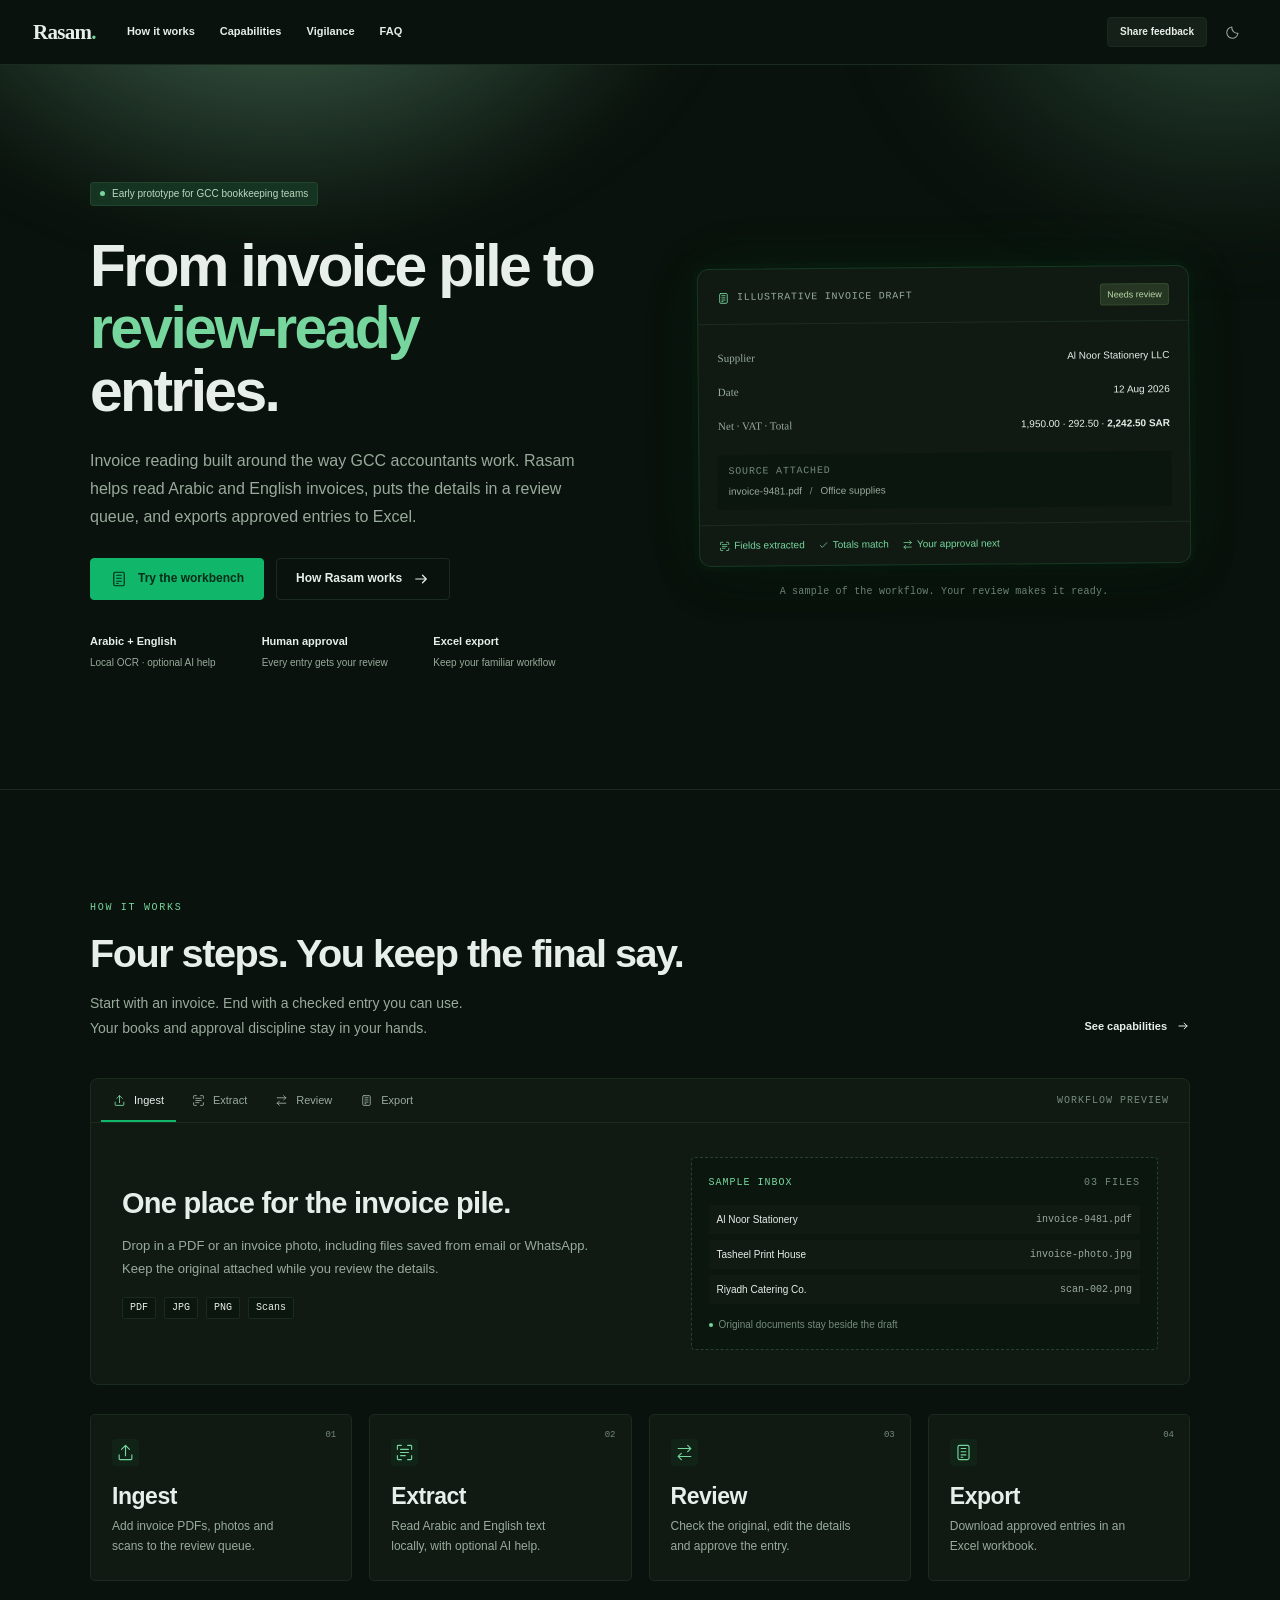
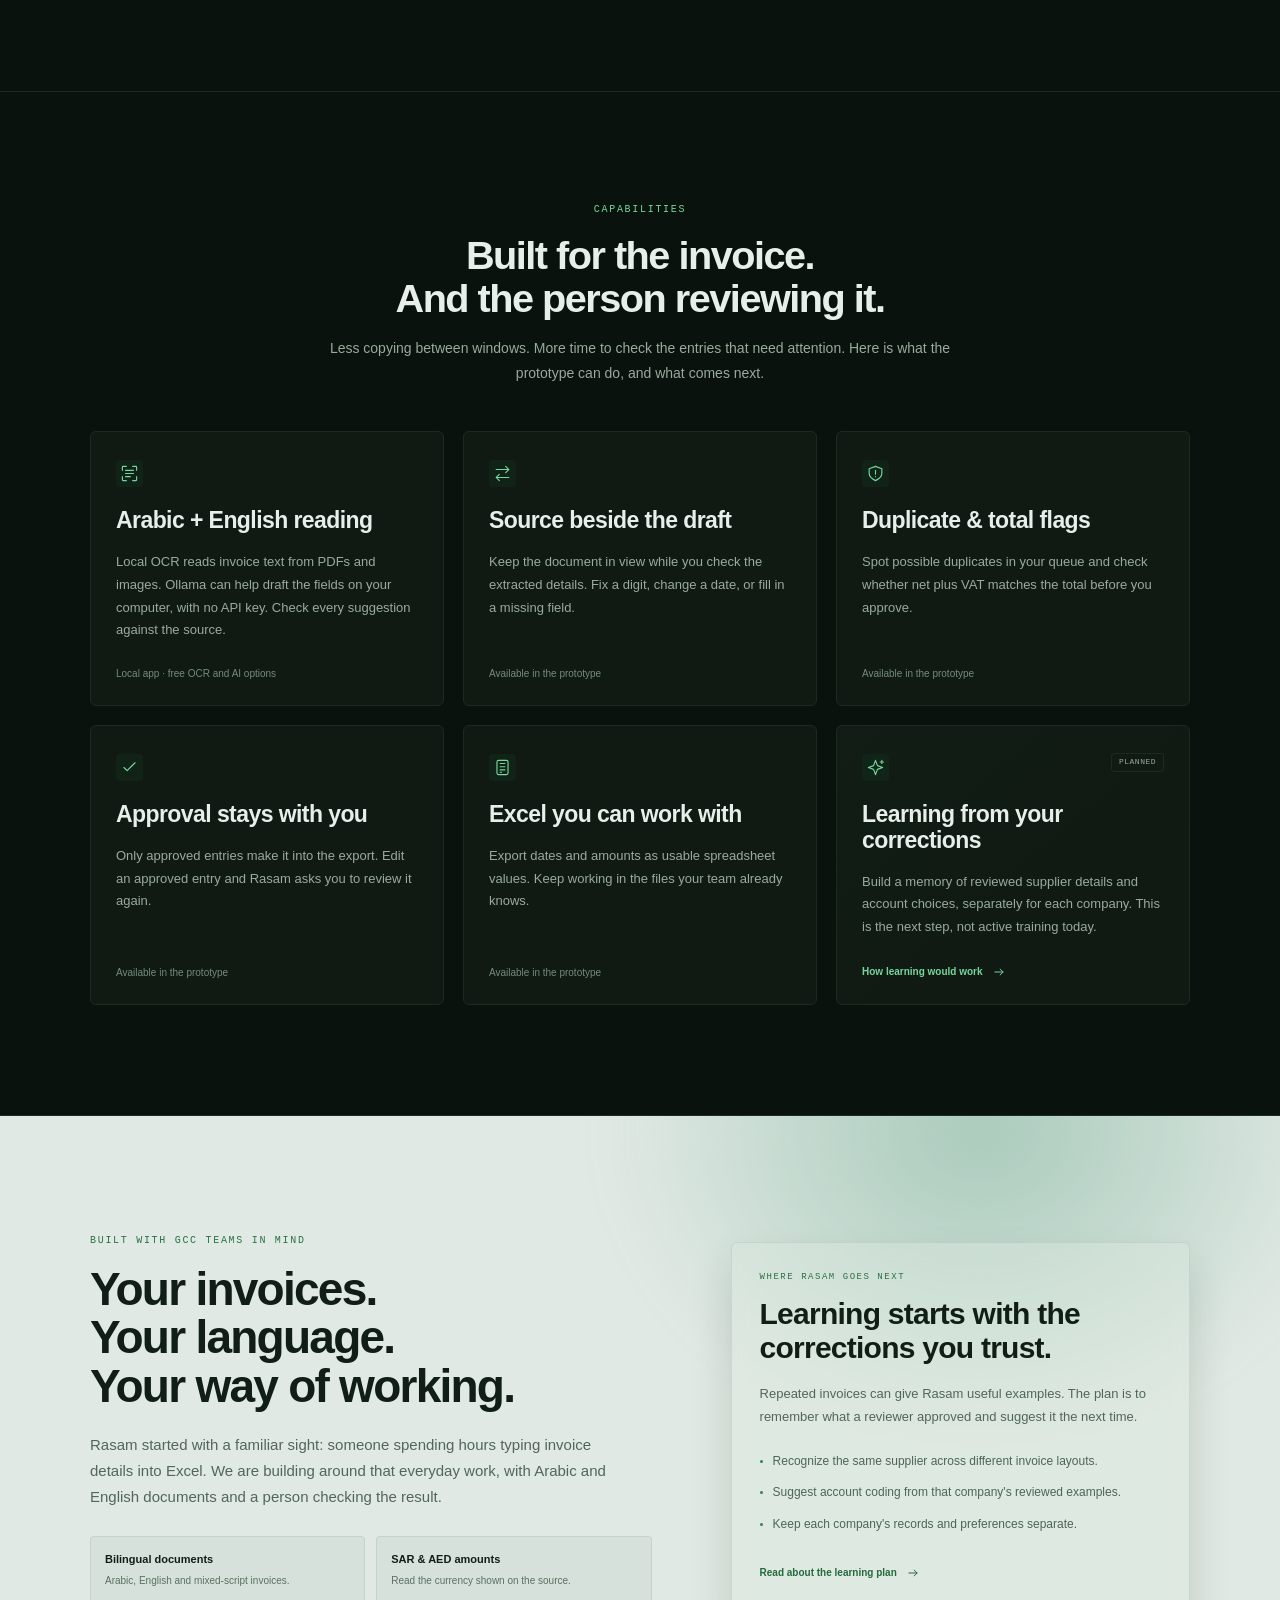
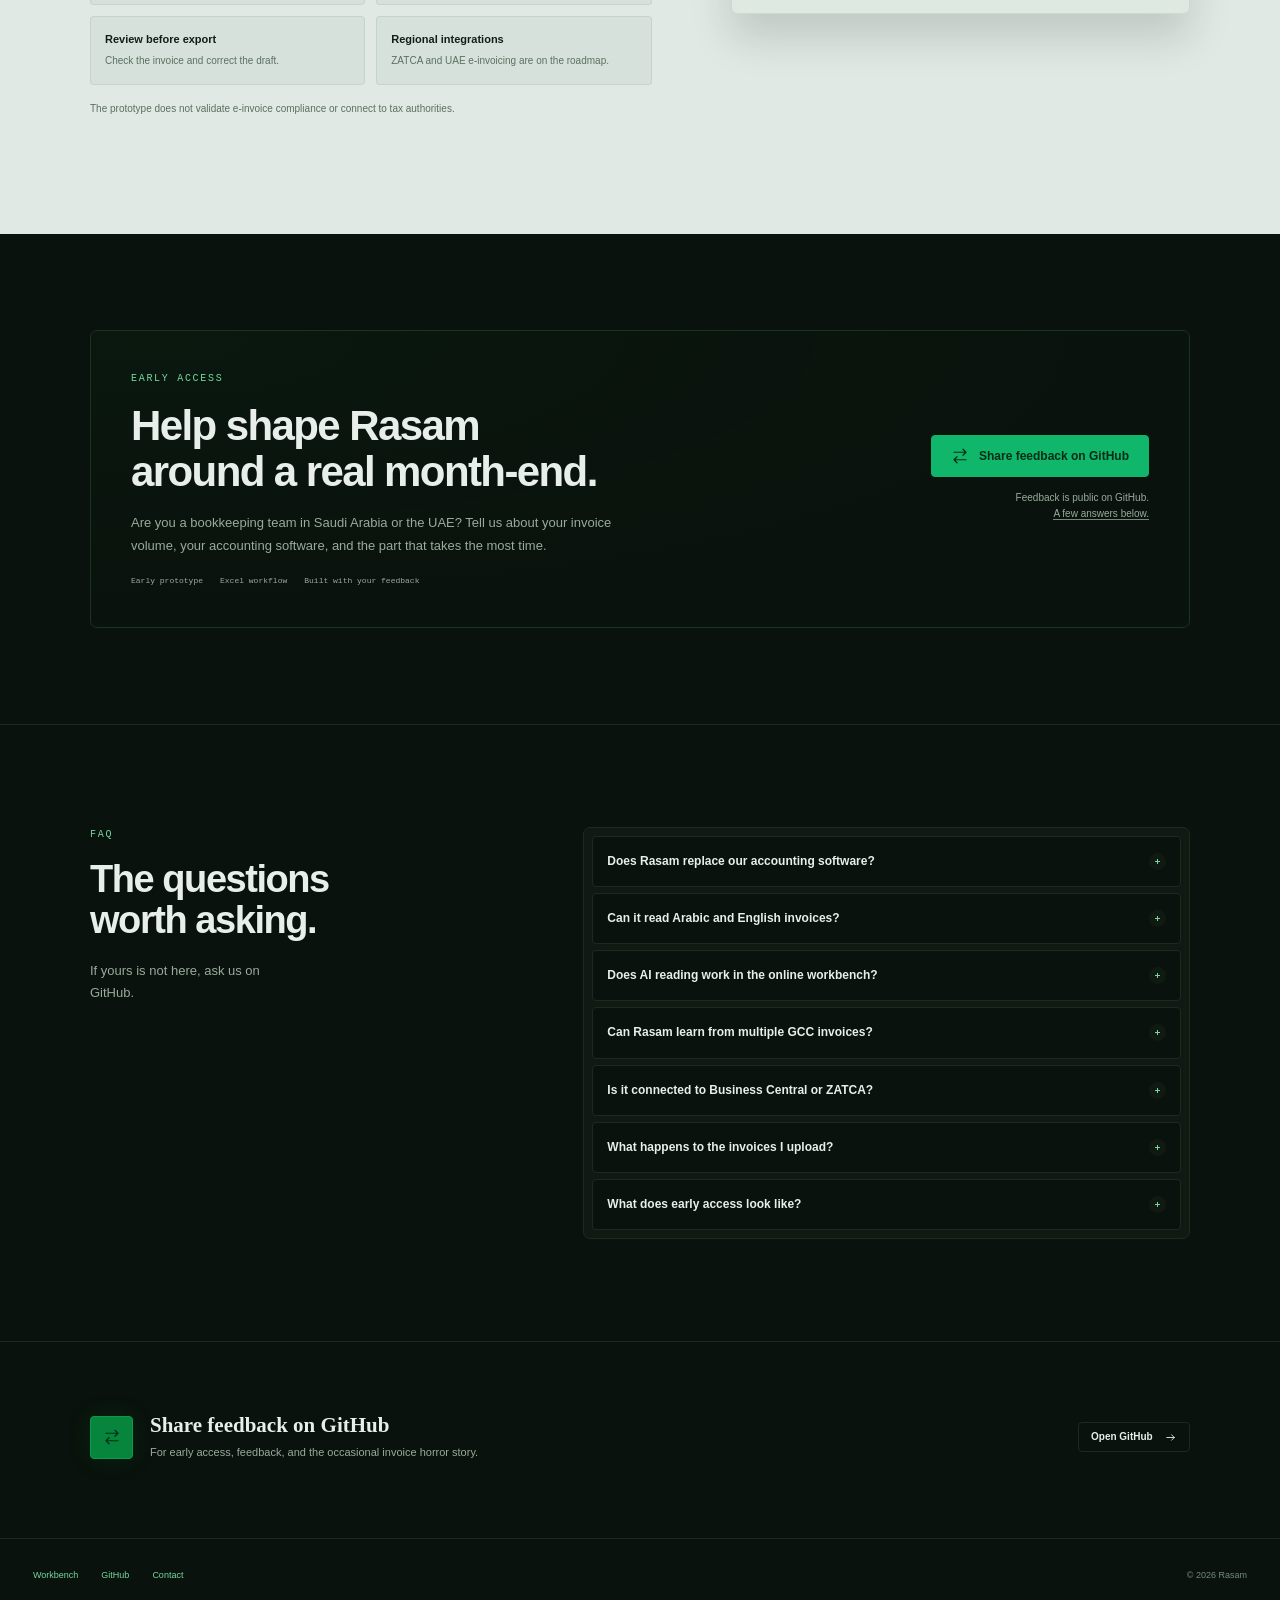
<file: index.html>
<!doctype html>
<html lang="en">
<head>
  <meta charset="utf-8">
  <meta name="viewport" content="width=device-width, initial-scale=1">
  <meta name="theme-color" content="#09120c">
  <meta name="description" content="Rasam is an early invoice-reading prototype for GCC bookkeeping teams. Read Arabic and English invoices, review the details, and export approved entries to Excel.">
  <meta property="og:title" content="Rasam | From invoice pile to review-ready entries">
  <meta property="og:description" content="AI-assisted invoice reading for GCC bookkeeping teams. Your invoices, your review, your Excel workflow.">
  <meta property="og:type" content="website">
  <title>Rasam | Invoice reading for GCC bookkeeping teams</title>
  <link rel="icon" href="favicon.svg" type="image/svg+xml">
  <link rel="stylesheet" href="styles.css">
  <script src="script.js" defer></script>
</head>
<body>
  <a class="skip-link" href="#main">Skip to content</a>
  <svg class="icon-definitions" xmlns="http://www.w3.org/2000/svg" aria-hidden="true">
    <symbol id="i-arrow" viewBox="0 0 24 24"><path d="M5 12h14m-5-5 5 5-5 5"/></symbol>
    <symbol id="i-mail" viewBox="0 0 24 24"><rect x="3" y="5" width="18" height="14" rx="2"/><path d="m3 7 9 6 9-6"/></symbol>
    <symbol id="i-spark" viewBox="0 0 24 24"><path d="m12 3 2.4 6.6L21 12l-6.6 2.4L12 21l-2.4-6.6L3 12l6.6-2.4L12 3ZM20 3v4m-2-2h4"/></symbol>
    <symbol id="i-scan" viewBox="0 0 24 24"><path d="M8 3H4a1 1 0 0 0-1 1v4m13-5h4a1 1 0 0 1 1 1v4M3 16v4a1 1 0 0 0 1 1h4m8 0h4a1 1 0 0 0 1-1v-4M7 8h10M7 12h10M7 16h6"/></symbol>
    <symbol id="i-upload" viewBox="0 0 24 24"><path d="M12 16V3m-5 5 5-5 5 5M4 15v5a1 1 0 0 0 1 1h14a1 1 0 0 0 1-1v-5"/></symbol>
    <symbol id="i-sheet" viewBox="0 0 24 24"><rect x="5" y="3" width="14" height="18" rx="2"/><path d="M9 7h6M9 11h6M9 15h6M9 18h2"/></symbol>
    <symbol id="i-check" viewBox="0 0 24 24"><path d="m5 12 4 4L19 6"/></symbol>
    <symbol id="i-shield" viewBox="0 0 24 24"><path d="m12 3 8 3v6c0 5-8 9-8 9s-8-4-8-9V6l8-3Z"/><path d="M12 8v5m0 3v.1"/></symbol>
    <symbol id="i-review" viewBox="0 0 24 24"><path d="M20 7H4m12-4 4 4-4 4M4 17h16M8 13l-4 4 4 4"/></symbol>
    <symbol id="i-moon" viewBox="0 0 24 24"><path d="M20.8 13.1A9 9 0 0 1 10.9 3.2 9 9 0 1 0 20.8 13.1Z"/></symbol>
    <symbol id="i-menu" viewBox="0 0 24 24"><path d="M4 6h16M4 12h16M4 18h16"/></symbol>
  </svg>

  <header class="site-header">
    <div class="nav-wrap">
      <a class="brand" href="#" aria-label="Rasam home">Rasam<span class="brand-dot">.</span></a>
      <button class="menu-toggle icon-button" type="button" aria-label="Open navigation" aria-controls="navigation" aria-expanded="false"><svg class="icon"><use href="#i-menu"/></svg></button>
      <nav id="navigation" class="navigation" aria-label="Main navigation">
        <a href="#how-it-works">How it works</a>
        <a href="#capabilities">Capabilities</a>
        <a href="#vigilance">Vigilance</a>
        <a href="#faq">FAQ</a>
      </nav>
      <div class="nav-actions">
        <a class="button button-small button-muted" href="https://github.com/20SHA07/Rasam/issues/new">Share feedback</a>
        <button class="theme-toggle icon-button" type="button" aria-label="Switch to light theme" aria-pressed="false" title="Switch theme"><svg class="icon"><use href="#i-moon"/></svg></button>
      </div>
    </div>
  </header>

  <main id="main">
    <section class="hero section" aria-labelledby="hero-title">
      <div class="container hero-grid">
        <div class="hero-copy">
          <div class="eyebrow-pill"><span class="status-dot"></span> Early prototype for GCC bookkeeping teams</div>
          <h1 id="hero-title">From invoice pile to <span>review-ready</span> entries.</h1>
          <p class="hero-description">Invoice reading built around the way GCC accountants work. Rasam helps read Arabic and English invoices, puts the details in a review queue, and exports approved entries to Excel.</p>
          <div class="button-row">
            <a class="button button-primary" href="./workbench.html"><svg class="icon"><use href="#i-sheet"/></svg> Try the workbench</a>
            <a class="button button-outline" href="#how-it-works">How Rasam works <svg class="icon"><use href="#i-arrow"/></svg></a>
          </div>
          <div class="hero-facts" aria-label="Core features">
            <div><strong>Arabic + English</strong><span>Local OCR · optional AI help</span></div>
            <div><strong>Human approval</strong><span>Every entry gets your review</span></div>
            <div><strong>Excel export</strong><span>Keep your familiar workflow</span></div>
          </div>
        </div>
        <div class="journal-wrap">
          <div class="journal-card" aria-label="Illustrative invoice draft">
            <div class="journal-header"><span><svg class="icon"><use href="#i-sheet"/></svg> Illustrative invoice draft</span><span class="review-badge">Needs review</span></div>
            <dl class="journal-fields">
              <div><dt>Supplier</dt><dd>Al Noor Stationery LLC</dd></div>
              <div><dt>Date</dt><dd>12 Aug 2026</dd></div>
              <div><dt>Net · VAT · Total</dt><dd>1,950.00 · 292.50 · <strong>2,242.50 SAR</strong></dd></div>
            </dl>
            <div class="journal-note"><span class="tiny-label">Source attached</span><span>invoice-9481.pdf <span class="note-separator">/</span> Office supplies</span></div>
            <div class="journal-footer"><span><svg class="icon"><use href="#i-scan"/></svg> Fields extracted</span><span><svg class="icon"><use href="#i-check"/></svg> Totals match</span><span><svg class="icon"><use href="#i-review"/></svg> Your approval next</span></div>
          </div>
          <p class="journal-caption">A sample of the workflow. Your review makes it ready.</p>
        </div>
      </div>
    </section>

    <section id="how-it-works" class="section workflow-section" aria-labelledby="workflow-title">
      <div class="container">
        <div class="section-heading heading-row">
          <div><p class="eyebrow">How it works</p><h2 id="workflow-title">Four steps. You keep the final say.</h2><p>Start with an invoice. End with a checked entry you can use.<br class="desktop-break"> Your books and approval discipline stay in your hands.</p></div>
          <a class="text-link" href="#capabilities">See capabilities <svg class="icon"><use href="#i-arrow"/></svg></a>
        </div>
        <div class="workflow-demo">
          <div class="workflow-tabs" role="tablist" aria-label="Invoice workflow">
            <button type="button" id="tab-ingest" role="tab" aria-selected="true" aria-controls="panel-ingest" tabindex="0"><svg class="icon"><use href="#i-upload"/></svg> Ingest</button>
            <button type="button" id="tab-extract" role="tab" aria-selected="false" aria-controls="panel-extract" tabindex="-1"><svg class="icon"><use href="#i-scan"/></svg> Extract</button>
            <button type="button" id="tab-review" role="tab" aria-selected="false" aria-controls="panel-review" tabindex="-1"><svg class="icon"><use href="#i-review"/></svg> Review</button>
            <button type="button" id="tab-export" role="tab" aria-selected="false" aria-controls="panel-export" tabindex="-1"><svg class="icon"><use href="#i-sheet"/></svg> Export</button>
            <span class="demo-label">Workflow preview</span>
          </div>
          <div class="workflow-panel" id="panel-ingest" role="tabpanel" aria-labelledby="tab-ingest" tabindex="0">
            <div class="workflow-copy"><h3>One place for the invoice pile.</h3><p>Drop in a PDF or an invoice photo, including files saved from email or WhatsApp. Keep the original attached while you review the details.</p><div class="file-chips"><span>PDF</span><span>JPG</span><span>PNG</span><span>Scans</span></div></div>
            <div class="inbox-preview"><div class="mini-heading">Sample inbox <span>03 files</span></div><div class="inbox-row"><strong>Al Noor Stationery</strong><span>invoice-9481.pdf</span></div><div class="inbox-row"><strong>Tasheel Print House</strong><span>invoice-photo.jpg</span></div><div class="inbox-row"><strong>Riyadh Catering Co.</strong><span>scan-002.png</span></div><div class="inbox-bottom"><span class="status-dot"></span> Original documents stay beside the draft</div></div>
          </div>
          <div class="workflow-panel" id="panel-extract" role="tabpanel" aria-labelledby="tab-extract" tabindex="0" hidden>
            <div class="workflow-copy"><h3>Read the details in either language.</h3><p>Read invoice text locally, then review the clearly labelled fields. Optional Ollama AI organizes the text into a draft on your own computer. Unclear values still need your check.</p><div class="file-chips"><span>Arabic</span><span>English</span><span>Mixed script</span></div></div>
            <div class="inbox-preview"><div class="mini-heading">Illustrative extraction <span>AI draft</span></div><div class="inbox-row"><strong>Supplier</strong><span lang="ar" dir="rtl">النور للقرطاسية</span></div><div class="inbox-row"><strong>Invoice number</strong><span>INV-9481</span></div><div class="inbox-row"><strong>Total</strong><span>2,242.50 SAR</span></div><div class="inbox-bottom"><svg class="icon"><use href="#i-scan"/></svg> Local OCR + AI · no API key</div></div>
          </div>
          <div class="workflow-panel" id="panel-review" role="tabpanel" aria-labelledby="tab-review" tabindex="0" hidden>
            <div class="workflow-copy"><h3>The draft gets a second pair of eyes.</h3><p>Check the source, fix any values, and review duplicate or total warnings. You approve each entry before it can be exported.</p><div class="file-chips"><span>Edit</span><span>Check</span><span>Approve</span></div></div>
            <div class="inbox-preview"><div class="mini-heading">Illustrative review <span>Your decision</span></div><div class="inbox-row"><strong>Source invoice</strong><span>Attached</span></div><div class="inbox-row"><strong>Net + VAT = total</strong><span class="positive">Matches</span></div><div class="inbox-row"><strong>Approval</strong><span>Waiting for review</span></div><div class="inbox-bottom"><svg class="icon"><use href="#i-review"/></svg> Editing an approved entry reopens its review</div></div>
          </div>
          <div class="workflow-panel" id="panel-export" role="tabpanel" aria-labelledby="tab-export" tabindex="0" hidden>
            <div class="workflow-copy"><h3>Take the approved rows to Excel.</h3><p>Download your approved entries as an Excel workbook with dates and numeric amounts. Use those rows in your existing bookkeeping process.</p><div class="file-chips"><span>.xlsx</span><span>Approved entries</span></div></div>
            <div class="inbox-preview"><div class="mini-heading">Illustrative export <span>Excel workbook</span></div><div class="inbox-row"><strong>Approved entries</strong><span>Included</span></div><div class="inbox-row"><strong>Unreviewed drafts</strong><span>Excluded</span></div><div class="inbox-row"><strong>File format</strong><span>Microsoft Excel (.xlsx)</span></div><div class="inbox-bottom"><svg class="icon"><use href="#i-sheet"/></svg> Direct ERP posting is planned</div></div>
          </div>
        </div>
        <ol class="steps-grid">
          <li><span class="step-number">01</span><svg class="feature-icon"><use href="#i-upload"/></svg><h3>Ingest</h3><p>Add invoice PDFs, photos and scans to the review queue.</p></li>
          <li><span class="step-number">02</span><svg class="feature-icon"><use href="#i-scan"/></svg><h3>Extract</h3><p>Read Arabic and English text locally, with optional AI help.</p></li>
          <li><span class="step-number">03</span><svg class="feature-icon"><use href="#i-review"/></svg><h3>Review</h3><p>Check the original, edit the details and approve the entry.</p></li>
          <li><span class="step-number">04</span><svg class="feature-icon"><use href="#i-sheet"/></svg><h3>Export</h3><p>Download approved entries in an Excel workbook.</p></li>
        </ol>
      </div>
    </section>

    <section id="capabilities" class="section capabilities-section" aria-labelledby="capabilities-title">
      <div class="container">
        <div class="section-heading centered-heading"><p class="eyebrow">Capabilities</p><h2 id="capabilities-title">Built for the invoice.<br>And the person reviewing it.</h2><p>Less copying between windows. More time to check the entries that need attention. Here is what the prototype can do, and what comes next.</p></div>
        <div class="capabilities-grid">
          <article class="capability-card"><svg class="feature-icon"><use href="#i-scan"/></svg><h3>Arabic + English reading</h3><p>Local OCR reads invoice text from PDFs and images. Ollama can help draft the fields on your computer, with no API key. Check every suggestion against the source.</p><span class="feature-status">Local app · free OCR and AI options</span></article>
          <article class="capability-card"><svg class="feature-icon"><use href="#i-review"/></svg><h3>Source beside the draft</h3><p>Keep the document in view while you check the extracted details. Fix a digit, change a date, or fill in a missing field.</p><span class="feature-status">Available in the prototype</span></article>
          <article class="capability-card"><svg class="feature-icon"><use href="#i-shield"/></svg><h3>Duplicate &amp; total flags</h3><p>Spot possible duplicates in your queue and check whether net plus VAT matches the total before you approve.</p><span class="feature-status">Available in the prototype</span></article>
          <article class="capability-card"><svg class="feature-icon"><use href="#i-check"/></svg><h3>Approval stays with you</h3><p>Only approved entries make it into the export. Edit an approved entry and Rasam asks you to review it again.</p><span class="feature-status">Available in the prototype</span></article>
          <article class="capability-card"><svg class="feature-icon"><use href="#i-sheet"/></svg><h3>Excel you can work with</h3><p>Export dates and amounts as usable spreadsheet values. Keep working in the files your team already knows.</p><span class="feature-status">Available in the prototype</span></article>
          <article class="capability-card roadmap-card"><svg class="feature-icon"><use href="#i-spark"/></svg><span class="planned-badge">Planned</span><h3>Learning from your corrections</h3><p>Build a memory of reviewed supplier details and account choices, separately for each company. This is the next step, not active training today.</p><a class="text-link" href="#learning-faq">How learning would work <svg class="icon"><use href="#i-arrow"/></svg></a></article>
        </div>
      </div>
    </section>

    <section id="vigilance" class="section regional-section" aria-labelledby="regional-title">
      <div class="container regional-grid">
        <div class="regional-copy"><p class="eyebrow">Built with GCC teams in mind</p><h2 id="regional-title">Your invoices.<br>Your language.<br>Your way of working.</h2><p>Rasam started with a familiar sight: someone spending hours typing invoice details into Excel. We are building around that everyday work, with Arabic and English documents and a person checking the result.</p><div class="regional-features"><div><strong>Bilingual documents</strong><span>Arabic, English and mixed-script invoices.</span></div><div><strong>SAR &amp; AED amounts</strong><span>Read the currency shown on the source.</span></div><div><strong>Review before export</strong><span>Check the invoice and correct the draft.</span></div><div><strong>Regional integrations</strong><span>ZATCA and UAE e-invoicing are on the roadmap.</span></div></div><p class="regional-note">The prototype does not validate e-invoice compliance or connect to tax authorities.</p></div>
        <aside class="learning-card" aria-labelledby="learning-title"><p class="eyebrow">Where Rasam goes next</p><h3 id="learning-title">Learning starts with the corrections you trust.</h3><p>Repeated invoices can give Rasam useful examples. The plan is to remember what a reviewer approved and suggest it the next time.</p><ul><li>Recognize the same supplier across different invoice layouts.</li><li>Suggest account coding from that company's reviewed examples.</li><li>Keep each company's records and preferences separate.</li></ul><a class="text-link" href="#learning-faq">Read about the learning plan <svg class="icon"><use href="#i-arrow"/></svg></a></aside>
      </div>
    </section>

    <section class="section pilot-section" aria-labelledby="pilot-title">
      <div class="container"><div class="pilot-card"><div><p class="eyebrow">Early access</p><h2 id="pilot-title">Help shape Rasam<br>around a real month-end.</h2><p>Are you a bookkeeping team in Saudi Arabia or the UAE? Tell us about your invoice volume, your accounting software, and the part that takes the most time.</p><div class="pilot-tags"><span>Early prototype</span><span>Excel workflow</span><span>Built with your feedback</span></div></div><div class="pilot-action"><a class="button button-primary" href="https://github.com/20SHA07/Rasam/issues/new"><svg class="icon"><use href="#i-review"/></svg> Share feedback on GitHub</a><p>Feedback is public on GitHub.<br><a href="#faq">A few answers below.</a></p></div></div></div>
    </section>

    <section id="faq" class="section faq-section" aria-labelledby="faq-title">
      <div class="container faq-grid">
        <div class="section-heading"><p class="eyebrow">FAQ</p><h2 id="faq-title">The questions<br>worth asking.</h2><p>If yours is not here, ask us on<br><a href="https://github.com/20SHA07/Rasam/issues/new">GitHub</a>.</p></div>
        <div class="faq-list">
          <details><summary>Does Rasam replace our accounting software?<span class="faq-indicator" aria-hidden="true"></span></summary><p>No. The prototype helps turn invoice details into reviewed rows for Excel. You keep your accounting software and decide how to use the exported entries.</p></details>
          <details><summary>Can it read Arabic and English invoices?<span class="faq-indicator" aria-hidden="true"></span></summary><p>The local app includes a free OCR setup using PaddleOCR’s Arabic model, plus optional Ollama AI to organize recognized text locally. Every draft needs a human check. Arabic and mixed-language accuracy has not yet been benchmarked on real GCC invoices.</p></details>
          <details><summary>Does AI reading work in the online workbench?<span class="faq-indicator" aria-hidden="true"></span></summary><p>The online workbench lets you explore manual entry, review and Excel export. OCR and Ollama AI run in the local app after you install their models. Neither needs an API key or per-read payment. Your computer supplies the processing, so speed depends on its hardware. <a href="https://github.com/20SHA07/Rasam/tree/main/workbench#readme">Get the local app and setup guide</a>.</p></details>
          <details id="learning-faq"><summary>Can Rasam learn from multiple GCC invoices?<span class="faq-indicator" aria-hidden="true"></span></summary><p>Yes, that is part of the plan. A useful first step is company-specific memory: store reviewed examples, find a similar past invoice, and suggest the supplier or account choice that was approved before. Corrections would stay separate for each company.</p><p>The current prototype does not do this yet, and uploading invoices does not train a model. Further model training is a separate option to evaluate after collecting labeled examples with permission and measuring results on invoices it has not seen.</p></details>
          <details><summary>Is it connected to Business Central or ZATCA?<span class="faq-indicator" aria-hidden="true"></span></summary><p>Not yet. The prototype exports an Excel workbook. Business Central integration, e-invoice QR validation and connections to regional e-invoicing services are planned work, not available features.</p></details>
          <details><summary>What happens to the invoices I upload?<span class="faq-indicator" aria-hidden="true"></span></summary><p>The queue lasts for the current browser session, so export before closing or refreshing. Local OCR and Ollama keep invoice content on your computer. Rasam removes its temporary working files after reading. If you separately choose Groq mode, recognized text is sent to Groq. The optional OpenAI mode sends the document to OpenAI; its API charges apply.</p></details>
          <details><summary>What does early access look like?<span class="faq-indicator" aria-hidden="true"></span></summary><p>Start with a conversation about your workflow. We want to understand the kinds of invoices you handle, where manual entry slows you down, and what an export must contain to be useful to your team.</p></details>
        </div>
      </div>
    </section>

    <section class="contact-section" aria-label="Contact Rasam"><div class="container contact-row"><div class="contact-copy"><span class="contact-icon"><svg class="icon"><use href="#i-review"/></svg></span><div><a class="contact-email" href="https://github.com/20SHA07/Rasam/issues/new">Share feedback on GitHub</a><p>For early access, feedback, and the occasional invoice horror story.</p></div></div><a class="button button-outline button-small" href="https://github.com/20SHA07/Rasam/issues/new">Open GitHub <svg class="icon"><use href="#i-arrow"/></svg></a></div></section>
  </main>
  <footer class="site-footer"><div class="nav-wrap footer-row"><div><a href="./workbench.html">Workbench</a><a href="https://github.com/20SHA07/Rasam" target="_blank" rel="noopener noreferrer">GitHub<span class="sr-only"> (opens in a new tab)</span></a><a href="https://github.com/20SHA07/Rasam/issues/new">Contact</a></div><span>© 2026 Rasam</span></div></footer>
</body>
</html>
</file>
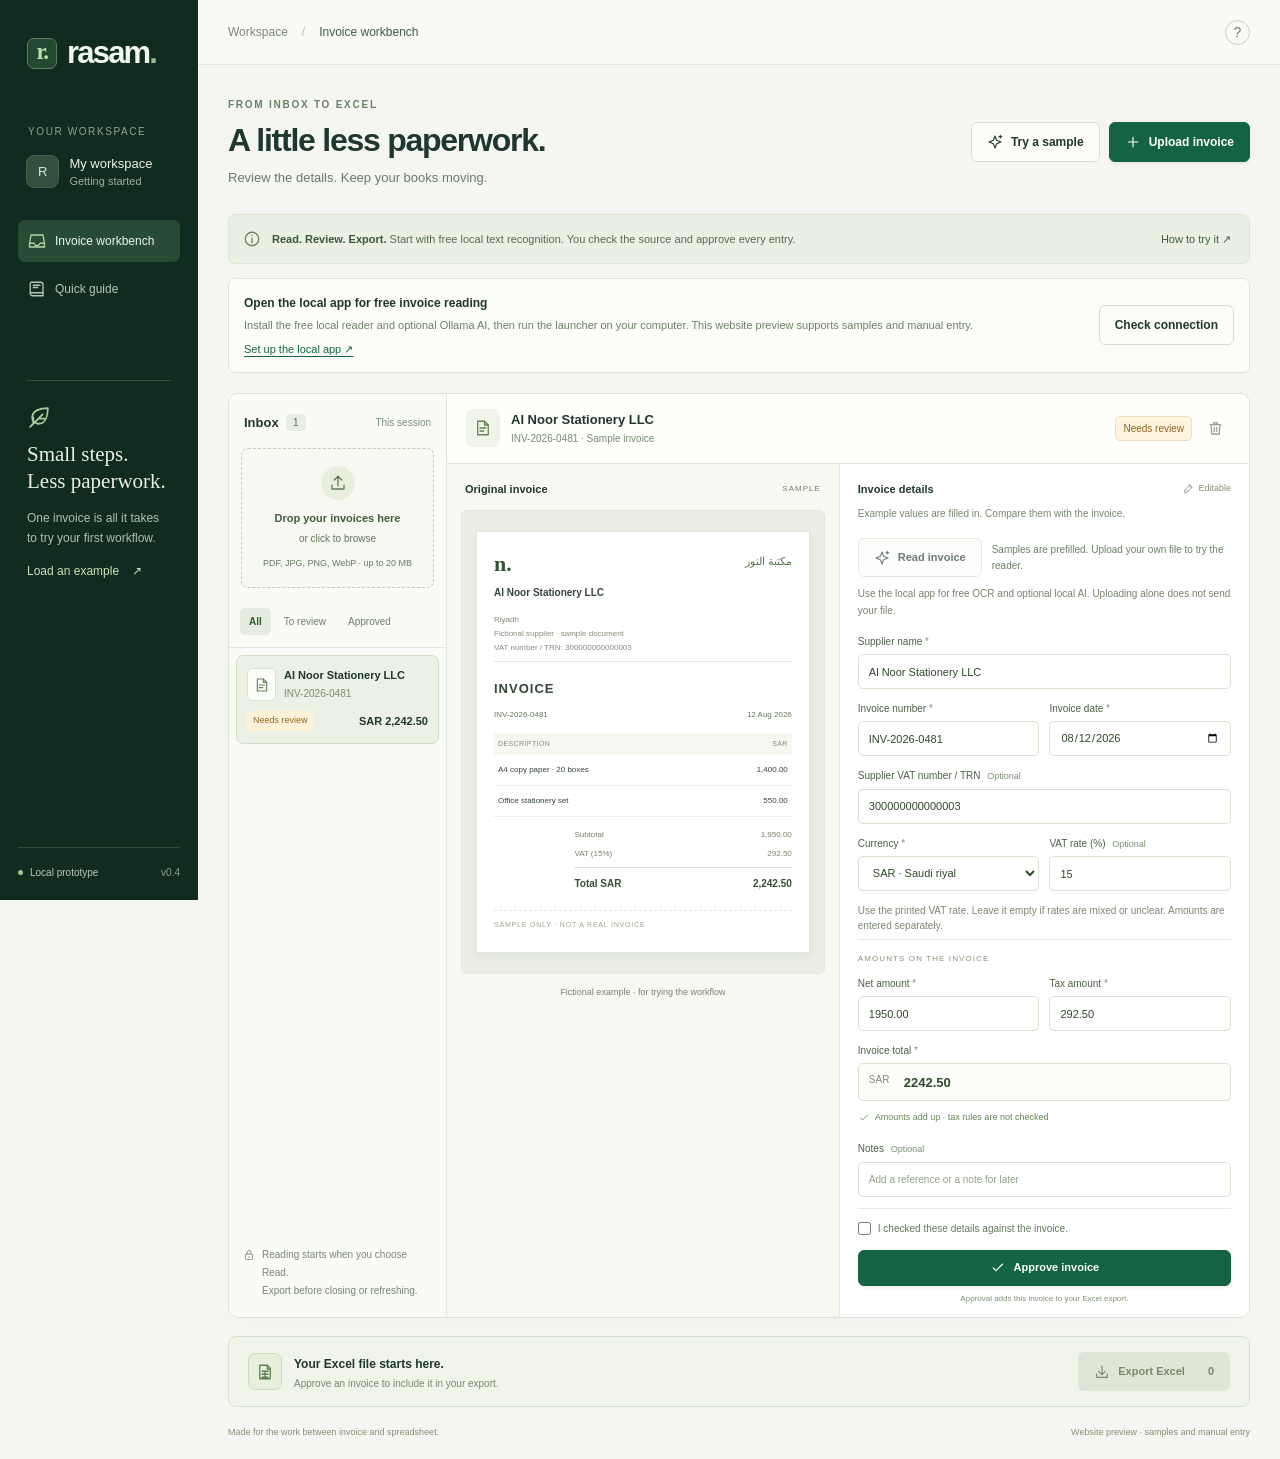
<file: workbench/source/index.html>
<!doctype html>
<html lang="en">
<head>
  <meta charset="utf-8">
  <meta name="viewport" content="width=device-width, initial-scale=1">
  <meta name="color-scheme" content="light">
  <meta name="description" content="Rasam: invoice reading and human review. Read Arabic and English invoices with free local OCR and optional Ollama AI, check the details, and export approved entries to Excel.">
  <title>Rasam · Invoice workbench</title>
  <link rel="stylesheet" href="styles.css">
</head>
<body>
  <div class="app-shell">
    <aside class="sidebar">
      <a class="brand" href="#" aria-label="Rasam home"><span class="brand-symbol" aria-hidden="true">r.</span><span>rasam<span class="brand-period">.</span></span></a>
      <div class="workspace-label">YOUR WORKSPACE</div>
      <div class="workspace-name"><span class="workspace-avatar">R</span><div>My workspace<small>Getting started</small></div></div>
      <nav aria-label="Main navigation">
        <a class="nav-item active" href="#workbench" aria-current="page"><span data-icon="inbox"></span>Invoice workbench</a>
        <button class="nav-item" id="guide-button"><span data-icon="book"></span>Quick guide</button>
      </nav>
      <div class="sidebar-note"><span class="note-leaf" data-icon="leaf"></span><h3>Small steps.<br>Less paperwork.</h3><p>One invoice is all it takes to try your first workflow.</p><button class="sidebar-link" id="sidebar-sample">Load an example <span aria-hidden="true">↗</span></button></div>
      <div class="sidebar-bottom"><span class="status-dot"></span> Local prototype <span class="version">v0.4</span></div>
    </aside>

    <main id="workbench">
      <header class="topbar"><div class="breadcrumb">Workspace <span>/</span> <strong>Invoice workbench</strong></div><button class="guide-icon" id="top-guide" aria-label="Open quick guide">?</button></header>
      <div class="page">
        <div class="page-heading"><div><p class="eyebrow">FROM INBOX TO EXCEL</p><h1>A little less paperwork.</h1><p class="heading-description">Review the details. Keep your books moving.</p></div><div class="heading-actions"><button class="button secondary" id="sample-button"><span data-icon="sparkles"></span>Try a sample</button><button class="button primary" id="upload-button"><span data-icon="plus"></span>Upload invoice</button></div></div>

        <div class="prototype-note"><span class="note-icon" data-icon="info"></span><p><strong>Read. Review. Export.</strong> Start with free local text recognition. You check the source and approve every entry.</p><button id="note-guide">How to try it <span aria-hidden="true">↗</span></button></div>
        <div class="ai-connection"><div><strong id="ai-connection-title">Checking invoice reader…</strong><p id="ai-connection-detail">Samples and manual entry work without a connection.</p><a id="reader-setup-link" class="reader-setup-link" href="https://github.com/20SHA07/Rasam/tree/main/workbench#readme" target="_blank" rel="noopener" hidden>Set up the local app ↗</a></div><button type="button" class="button secondary" id="ai-check-connection">Check connection</button></div>

        <section class="workbench" aria-label="Invoice review workspace">
          <aside class="inbox-panel">
            <div class="inbox-title"><h2>Inbox <span id="inbox-count" class="count">1</span></h2><span class="small-muted">This session</span></div>
            <button id="drop-zone" class="drop-zone"><span class="upload-circle" data-icon="upload"></span><strong>Drop your invoices here</strong><span>or click to browse</span><small>PDF, JPG, PNG, WebP · up to 20 MB</small></button>
            <div class="filter-buttons" role="group" aria-label="Filter invoices"><button data-filter="all" aria-pressed="true">All</button><button data-filter="review" aria-pressed="false">To review</button><button data-filter="approved" aria-pressed="false">Approved</button></div>
            <div id="invoice-list" class="invoice-list"></div>
            <div class="inbox-footer"><span data-icon="lock"></span><p>Reading starts when you choose Read.<br>Export before closing or refreshing.</p></div>
          </aside>

          <section class="review-panel" id="review-panel" aria-label="Selected invoice">
            <header class="review-heading"><div class="selected-title"><span class="document-icon" data-icon="file"></span><div><h2 id="selected-supplier">Al Noor Stationery LLC</h2><p id="selected-meta">INV-2026-0481 · Sample invoice</p></div></div><div class="review-heading-right"><span class="status-badge" id="selected-status">Needs review</span><button class="icon-button" id="remove-button" aria-label="Remove selected invoice"><span data-icon="trash"></span></button></div></header>
            <div class="review-columns">
              <section class="source-panel"><div class="panel-label"><h3>Original invoice</h3><span id="source-type">SAMPLE</span></div><div class="source-canvas" id="source-preview"></div><div class="source-caption" id="source-caption">Fictional example · for trying the workflow</div><details id="reading-text" class="reading-text" hidden><summary>Recognized text</summary><p id="reading-text-detail"></p><pre id="reading-source-text" dir="auto" tabindex="0" aria-label="Recognized invoice text"></pre></details></section>

              <section class="fields-panel"><div class="panel-label"><h3>Invoice details</h3><span class="editable-label"><span data-icon="pencil"></span>Editable</span></div><p class="fields-description" id="entry-description">Example values are filled in. Compare them with the invoice.</p>
                <div class="ai-actions"><button type="button" class="button secondary" id="read-ai-button" disabled><span data-icon="sparkles"></span>Read invoice</button><span id="ai-read-state" aria-live="polite">Upload your own invoice to try the reader.</span></div>
                <p id="reader-disclosure" class="ai-disclosure">Use the local app for free OCR and optional local AI. The launcher shows where reading takes place. Uploading alone does not send your file.</p>
                <div id="ai-feedback" class="ai-feedback" role="status" aria-live="polite" hidden></div>
                <form id="invoice-form" novalidate>
                  <label class="field full">Supplier name <span class="required">*</span><input id="supplier" name="supplier" type="text" autocomplete="off" maxlength="200" required dir="auto"></label>
                  <div class="two-fields"><label class="field">Invoice number <span class="required">*</span><input id="invoiceNumber" name="invoiceNumber" type="text" autocomplete="off" maxlength="100" required></label><label class="field">Invoice date <span class="required">*</span><input id="date" name="date" type="date" required></label></div>
                  <label class="field full">Supplier VAT number / TRN <span class="optional">Optional</span><input id="supplierVatNumber" name="supplierVatNumber" type="text" autocomplete="off" maxlength="200" placeholder="Supplier tax registration number" dir="auto"></label>
                  <div class="two-fields"><label class="field currency-field">Currency <span class="required">*</span><select id="currency" name="currency" required><option value="">Choose currency</option><option value="SAR">SAR · Saudi riyal</option><option value="AED">AED · UAE dirham</option><option value="USD">USD · US dollar</option><option value="EUR">EUR · Euro</option><option value="GBP">GBP · British pound</option></select></label><label class="field">VAT rate (%) <span class="optional">Optional</span><input id="vatRate" name="vatRate" type="number" min="0" max="100" step="any" inputmode="decimal" placeholder="e.g. 5 or 15" aria-describedby="vat-rate-hint"></label></div>
                  <p class="ai-line-note" id="vat-rate-hint">Use the printed VAT rate. Leave it empty if rates are mixed or unclear. Amounts are entered separately.</p>
                  <div class="amount-section"><div class="section-divider">AMOUNTS ON THE INVOICE</div><div class="two-fields"><label class="field">Net amount <span class="required">*</span><input id="net" name="net" type="number" min="0" max="999999999999" step="0.01" inputmode="decimal" required></label><label class="field">Tax amount <span class="required">*</span><input id="vat" name="vat" type="number" min="0" max="999999999999" step="0.01" inputmode="decimal" required></label></div><label class="field">Invoice total <span class="required">*</span><div class="total-input-wrap"><span id="currency-prefix">SAR</span><input id="total" name="total" type="number" min="0.01" max="999999999999" step="0.01" inputmode="decimal" required></div></label><div id="amount-check" class="amount-check" aria-live="polite"></div></div>
                  <label class="field notes-field">Notes <span class="optional">Optional</span><input id="notes" name="notes" type="text" autocomplete="off" maxlength="1000" placeholder="Add a reference or a note for later"></label>
                  <div id="form-errors" class="form-errors" role="alert" hidden></div>
                  <div class="review-check-wrap"><label class="review-check"><input id="review-confirm" type="checkbox"><span>I checked these details against the invoice.</span></label></div>
                  <button class="button primary approve-button" id="approve-button" type="submit"><span data-icon="check"></span>Approve invoice</button>
                  <p id="approval-hint" class="approval-hint">Approval adds this invoice to your Excel export.</p>
                </form>
                <details id="ai-insights" class="ai-insights" hidden><summary>Reading suggestions and extracted lines</summary><div id="ai-insight-body"></div></details>
              </section>
            </div>
          </section>
          <section id="empty-panel" class="empty-panel" hidden><span class="empty-icon" data-icon="file"></span><p class="eyebrow">YOUR NEXT SMALL STEP</p><h2>Start with one invoice.</h2><p>Upload a PDF or image, or try a fictional example<br>to see the review and export flow.</p><button class="button primary" id="empty-sample">Try a sample invoice <span aria-hidden="true">↗</span></button></section>
        </section>

        <section class="export-bar" aria-label="Excel export"><div class="export-copy"><span class="export-icon" data-icon="sheet"></span><div><strong id="export-title">Your Excel file starts here.</strong><p id="export-description">Approve an invoice to include it in your export.</p></div></div><button class="button export-button" id="export-button" disabled><span data-icon="download"></span>Export Excel <span id="export-count">0</span></button></section>
        <footer class="page-footer"><span>Made for the work between invoice and spreadsheet.</span><span id="reader-footer">Free local OCR · optional local AI with Ollama</span></footer>
      </div>
    </main>
  </div>
  <input id="file-input" type="file" accept="application/pdf,image/jpeg,image/png,image/webp,.pdf,.jpg,.jpeg,.png,.webp" multiple hidden>
  <div id="toast" class="toast" role="status" aria-live="polite" hidden></div>
  <dialog id="guide-dialog" aria-labelledby="guide-title"><div class="dialog-top"><span class="eyebrow">WELCOME TO RASAM</span><button class="icon-button" id="close-guide" aria-label="Close quick guide"><span data-icon="close"></span></button></div><h2 id="guide-title">Your first invoice, step by step.</h2><ol class="guide-steps"><li><strong>Try the example</strong><p>A fictional invoice is already here. Change a detail and watch the totals check respond.</p></li><li><strong>Review and approve</strong><p>Check the values against the source, tick the review box, then approve. Editing an approved invoice sends it back for review.</p></li><li><strong>Export to Excel</strong><p>Download a real .xlsx file containing only approved invoices. Sample rows are labeled so you can tell them apart.</p></li><li><strong>Try your own file</strong><p>Follow the <a href="https://github.com/20SHA07/Rasam/tree/main/workbench#readme" target="_blank" rel="noopener">local app setup guide</a>, then start the launcher. Free local OCR needs no API key. Add optional Ollama AI to organize recognized text on your computer, with no per-read API charge. Upload a PDF or image and choose Read invoice. Groq and OpenAI remain optional cloud readers selected in the launcher.</p></li></ol><div class="guide-footnote">Check every draft against the original, especially unclear Arabic text and amounts. This prototype checks that net + tax equals total. It does not verify tax rules or produce a posted journal. Your session clears when you refresh or close the tab.</div><button class="button primary" id="guide-done">Let’s try it <span aria-hidden="true">→</span></button></dialog>
  <dialog id="remove-dialog" aria-labelledby="remove-title"><div class="dialog-top"><span class="eyebrow">REMOVE INVOICE</span><button class="icon-button" id="cancel-remove-icon" aria-label="Cancel removal"><span data-icon="close"></span></button></div><h2 id="remove-title">Remove this invoice?</h2><p id="remove-description">Its details will be removed from this session.</p><div class="dialog-actions"><button class="button secondary" id="cancel-remove">Keep invoice</button><button class="button danger" id="confirm-remove">Remove invoice</button></div></dialog>
  <script src="export.js"></script>
  <script src="ai-client.js"></script>
  <script src="app.js"></script>
</body>
</html>
</file>
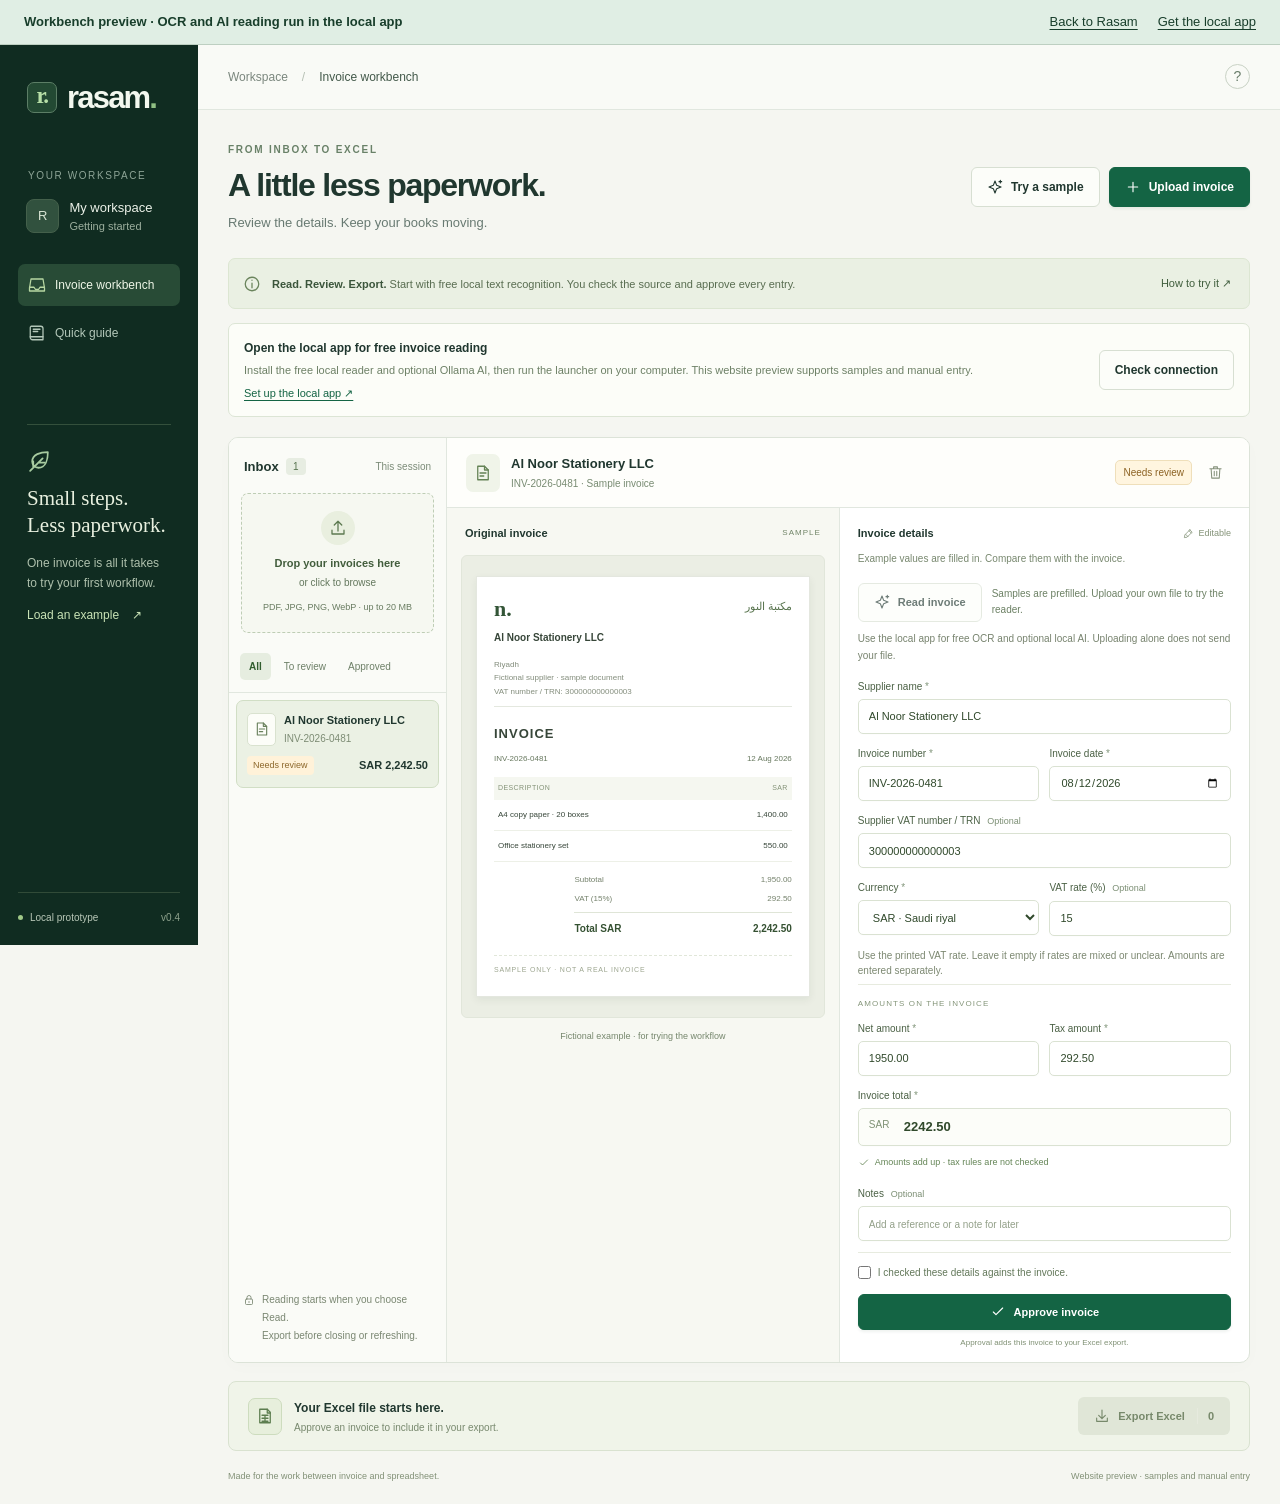
<file: workbench.html>
<!doctype html>
<html lang="en">
<head>
  <meta charset="utf-8">
  <meta name="viewport" content="width=device-width, initial-scale=1">
  <meta name="color-scheme" content="light">
  <meta name="description" content="Rasam: invoice reading and human review. Read Arabic and English invoices with free local OCR and optional Ollama AI, check the details, and export approved entries to Excel.">
  <title>Rasam · Workbench preview</title>
  <style>
:root {
  --ink:#20372f;
  --muted:#687a72;
  --green:#146444;
  --mint:#def0e3;
  --border:#e1e7df;
  --bg:#f5f6f1;
  --sidebar:#102c21;
  --paper:#fff;
  --amber:#926524;
  --amber-bg:#fff4df;
  font-family:Inter,-apple-system,BlinkMacSystemFont,"Segoe UI",sans-serif;
  color:var(--ink);
  font-size:14px;
  line-height:1.5;
  font-synthesis:none
}
* {
  box-sizing:border-box
}
body {
  margin:0;
  background:var(--bg)
}
button,input,select,textarea {
  font:inherit
}
button,a,input,select {
  -webkit-tap-highlight-color:transparent
}
button {
  cursor:pointer
}
button:disabled {
  cursor:not-allowed
}
a {
  color:inherit;
  text-decoration:none
}
button {
  color:inherit
}
button:focus-visible,a:focus-visible,input:focus-visible,select:focus-visible {
  outline:3px solid #7ea78e;
  outline-offset:3px
}
button {
  transition:background .15s,border-color .15s,transform .15s
}
button:not(:disabled):active {
  transform:translateY(1px)
}
[hidden] {
  display:none!important
}
h1,h2,h3,p {
  margin:0
}
svg.icon {
  width:18px;
  height:18px;
  stroke:currentColor;
  stroke-width:1.7;
  fill:none;
  stroke-linecap:round;
  stroke-linejoin:round;
  flex-shrink:0;
  vertical-align:middle
}
span[data-icon] {
  display:inline-flex;
  align-items:center;
  justify-content:center
}
.app-shell {
  display:grid;
  grid-template-columns:198px minmax(0,1fr);
  min-height:100vh
}
.sidebar {
  background:var(--sidebar);
  color:#cad7cc;
  padding:30px 18px 20px;
  display:flex;
  flex-direction:column;
  position:sticky;
  top:0;
  height:100vh;
  min-height:630px
}
.brand {
  color:#f3f8ef;
  display:flex;
  align-items:center;
  gap:10px;
  font-size:31px;
  font-weight:650;
  letter-spacing:-1.8px;
  padding-left:9px
}
.brand-symbol {
  display:flex;
  align-items:center;
  justify-content:center;
  width:30px;
  height:31px;
  border:1px solid #5c7e66;
  background:#234933;
  border-radius:7px;
  font-size:23px;
  color:#b7dfa7;
  font-family:Georgia,serif;
  letter-spacing:-1.4px;
  padding-bottom:3px
}
.brand-period {
  color:#90c084
}
.workspace-label {
  font-size:10px;
  letter-spacing:1.6px;
  color:#8ea597;
  margin:47px 10px 15px
}
.workspace-name {
  display:flex;
  align-items:center;
  gap:10px;
  padding:0 8px;
  color:#ecf2e9;
  font-size:13px;
  font-weight:500
}
.workspace-name small {
  display:block;
  font-size:11px;
  color:#9caf9e;
  font-weight:400
}
.workspace-avatar {
  background:#31513e;
  border:1px solid #44604b;
  border-radius:8px;
  padding:6px 11px;
  color:#d8e4d4
}
.sidebar nav {
  margin-top:30px;
  display:grid;
  gap:6px
}
.nav-item {
  border:0;
  background:none;
  display:flex;
  gap:9px;
  align-items:center;
  text-align:left;
  width:100%;
  padding:12px 10px;
  border-radius:7px;
  font-size:12px;
  color:#b3c7b9
}
.nav-item.active {
  background:#284b36;
  color:#eef6e7
}
.nav-item.active svg {
  color:#b7d7a2
}
.nav-item:hover {
  background:#234331
}
.sidebar-note {
  margin:70px 9px 35px;
  border-top:1px solid #34503c;
  padding-top:24px
}
.note-leaf {
  color:#a7cba0;
  margin-bottom:11px
}
.note-leaf svg {
  width:25px;
  height:25px
}
.sidebar-note h3 {
  font-family:Georgia,serif;
  font-size:21px;
  font-weight:400;
  line-height:1.3;
  color:#e8f0df
}
.sidebar-note p {
  font-size:12px;
  line-height:1.7;
  color:#aec0ac;
  margin:13px 0
}
.sidebar-link {
  border:0;
  background:none;
  padding:0;
  color:#c9e3b6;
  font-size:12px;
  display:flex;
  align-items:center;
  gap:13px
}
.sidebar-bottom {
  margin-top:auto;
  border-top:1px solid #314b38;
  padding-top:17px;
  display:flex;
  align-items:center;
  gap:7px;
  font-size:10px;
  color:#b9c8b8
}
.status-dot {
  width:5px;
  height:5px;
  border-radius:50%;
  background:#a0c888
}
.version {
  margin-left:auto;
  font-size:10px;
  color:#8ca08b
}
main {
  min-width:0
}
.topbar {
  height:65px;
  display:flex;
  align-items:center;
  justify-content:space-between;
  border-bottom:1px solid var(--border);
  padding:0 30px;
  background:#f9faf6
}
.breadcrumb {
  display:flex;
  gap:14px;
  align-items:center;
  color:#7b877e;
  font-size:12px
}
.breadcrumb span {
  color:#b5bfb3
}
.breadcrumb strong {
  font-weight:500;
  color:#43594a
}
.guide-icon {
  height:25px;
  width:25px;
  border:1px solid #c9d2c5;
  background:none;
  border-radius:50%;
  color:#677b68
}
.page {
  padding:32px 30px 20px;
  max-width:1600px;
  margin:auto
}
.page-heading {
  display:flex;
  align-items:center;
  justify-content:space-between;
  gap:20px;
  margin-bottom:26px
}
.eyebrow {
  font-size:10px;
  color:#698168;
  letter-spacing:1.75px;
  font-weight:650
}
h1 {
  font-size:32px;
  letter-spacing:-1.25px;
  font-weight:550;
  line-height:1.2;
  margin:9px 0
}
.heading-description {
  font-size:13px;
  color:var(--muted)
}
.heading-actions {
  display:flex;
  gap:9px;
  flex-shrink:0
}
.button {
  display:inline-flex;
  align-items:center;
  justify-content:center;
  gap:8px;
  border-radius:6px;
  padding:10px 15px;
  font-size:12px;
  font-weight:550;
  min-height:39px;
  white-space:nowrap;
  border:1px solid transparent
}
.button svg {
  width:16px;
  height:16px
}
.primary {
  background:var(--green);
  color:white;
  border-color:var(--green);
  box-shadow:0 2px 3px #22482c12
}
.primary:hover {
  background:#0e5137
}
.secondary {
  background:#fcfdf9;
  border-color:#d7dfd2
}
.secondary:hover {
  background:#eaf0e5
}
.prototype-note {
  background:#eaf0e3;
  border:1px solid #dce6d2;
  border-radius:7px;
  padding:12px 14px;
  display:flex;
  align-items:center;
  gap:11px;
  margin-bottom:22px;
  font-size:11px;
  color:#586c50
}
.prototype-note p {
  flex:1;
  line-height:1.65
}
.prototype-note strong {
  font-weight:600;
  color:#3b553b
}
.note-icon {
  color:#6a845c
}
.prototype-note button {
  background:none;
  border:0;
  font-size:11px;
  color:#405e3d;
  white-space:nowrap;
  padding:4px
}
.workbench {
  display:grid;
  grid-template-columns:218px minmax(0,1fr);
  border:1px solid #dce3d8;
  border-radius:10px;
  background:var(--paper);
  overflow:hidden;
  box-shadow:0 4px 18px #30453504;
  min-height:660px
}
.inbox-panel {
  border-right:1px solid var(--border);
  display:flex;
  flex-direction:column;
  background:#fafbf7;
  min-width:0
}
.inbox-title {
  display:flex;
  align-items:center;
  justify-content:space-between;
  padding:19px 15px 16px
}
.inbox-title h2 {
  font-size:13px;
  font-weight:600;
  display:flex;
  align-items:center;
  gap:7px
}
.count {
  font-size:10px;
  font-weight:500;
  background:#e7ede2;
  min-width:20px;
  border-radius:4px;
  text-align:center;
  padding:1px 4px;
  color:#57734f
}
.small-muted {
  font-size:10px;
  color:#7b8b78
}
.drop-zone {
  background:#f6f8f1;
  border:1px dashed #becdb5;
  border-radius:7px;
  padding:17px 7px;
  margin:0 12px 20px;
  display:flex;
  flex-direction:column;
  align-items:center;
  color:#64785e;
  gap:4px
}
.drop-zone:hover,.drop-zone.drag-over {
  background:#e8f1df;
  border-color:#709967
}
.drop-zone.drag-over {
  outline:2px solid #96ba86
}
.upload-circle {
  padding:8px;
  border-radius:50%;
  background:#e9efdf;
  color:#5c7950;
  margin-bottom:6px
}
.drop-zone strong {
  font-size:11px;
  font-weight:550;
  color:#425d3c
}
.drop-zone>span:not(.upload-circle) {
  font-size:10px
}
.drop-zone small {
  font-size:9px;
  color:#687b60;
  margin-top:7px
}
.filter-buttons {
  padding:0 11px 12px;
  display:flex;
  gap:4px;
  border-bottom:1px solid var(--border)
}
.filter-buttons button {
  border:0;
  background:none;
  border-radius:5px;
  font-size:10px;
  padding:6px 9px;
  color:#6e8068
}
.filter-buttons button[aria-pressed=true] {
  background:#e6ede0;
  color:#315d2e;
  font-weight:600
}
.invoice-list {
  padding:7px;
  display:flex;
  flex-direction:column;
  gap:6px;
  max-height:470px;
  overflow-y:auto
}
.invoice-item {
  width:100%;
  text-align:left;
  border:1px solid transparent;
  background:none;
  border-radius:7px;
  display:block;
  padding:12px 10px
}
.invoice-item:hover {
  background:#f0f3e9
}
.invoice-item[aria-pressed=true] {
  background:#ebf1e4;
  border-color:#d1dec5
}
.invoice-item-head {
  display:flex;
  align-items:center;
  gap:8px;
  margin-bottom:10px
}
.file-tile {
  width:29px;
  height:33px;
  display:flex;
  align-items:center;
  justify-content:center;
  flex-shrink:0;
  color:#69815c;
  background:#fcfdf8;
  border:1px solid #d9e2cf;
  border-radius:5px
}
.file-tile svg {
  width:16px;
  height:16px
}
.invoice-item-name {
  font-size:11px;
  font-weight:600;
  line-height:1.4;
  display:block;
  overflow-wrap:anywhere
}
.invoice-item-number {
  font-size:10px;
  color:#7d8c74;
  display:block;
  margin-top:3px;
  overflow-wrap:anywhere
}
.invoice-item-foot {
  display:flex;
  gap:6px;
  align-items:center;
  justify-content:space-between
}
.invoice-item-amount {
  font-size:11px;
  font-weight:600;
  white-space:nowrap;
  font-variant-numeric:tabular-nums
}
.mini-status {
  font-size:9px;
  color:#8d682c;
  background:#fff2d9;
  padding:3px 6px;
  border-radius:4px;
  white-space:nowrap
}
.mini-status.approved {
  background:#dcebd6;
  color:#396936
}
.empty-list {
  padding:24px 10px;
  text-align:center;
  font-size:12px;
  color:#73806e
}
.inbox-footer {
  padding:22px 14px 17px;
  margin-top:auto;
  color:#7a8772;
  font-size:10px;
  line-height:1.8;
  display:flex;
  gap:7px;
  align-items:flex-start
}
.inbox-footer svg {
  width:12px;
  height:12px;
  margin-top:3px
}
.review-panel {
  min-width:0
}
.review-heading {
  min-height:70px;
  border-bottom:1px solid var(--border);
  display:flex;
  justify-content:space-between;
  align-items:center;
  padding:15px 19px;
  gap:10px
}
.selected-title {
  display:flex;
  align-items:center;
  gap:11px;
  min-width:0
}
.document-icon {
  background:#f0f4e9;
  color:#648255;
  border-radius:7px;
  width:34px;
  height:38px;
  flex-shrink:0
}
.selected-title h2 {
  font-size:13px;
  font-weight:600;
  overflow-wrap:anywhere
}
.selected-title p {
  font-size:10px;
  color:#788b72;
  margin-top:2px;
  overflow-wrap:anywhere
}
.review-heading-right {
  display:flex;
  align-items:center;
  gap:8px;
  flex-shrink:0
}
.status-badge {
  font-size:10px;
  color:#8c6223;
  background:#fff5df;
  border:1px solid #efdfba;
  border-radius:5px;
  padding:4px 7px
}
.status-badge.approved {
  background:#e8f4e1;
  border-color:#cde1c0;
  color:#376836
}
.icon-button {
  width:27px;
  height:30px;
  display:inline-flex;
  align-items:center;
  justify-content:center;
  border:0;
  background:none;
  border-radius:5px;
  color:#85917b
}
.icon-button:hover {
  background:#f0f3e8;
  color:#46643e
}
.icon-button svg {
  width:15px;
  height:15px
}
.review-columns {
  display:grid;
  grid-template-columns:minmax(250px,.96fr) minmax(295px,1fr)
}
.panel-label {
  display:flex;
  align-items:center;
  justify-content:space-between;
  gap:8px;
  padding:17px 18px 13px
}
.panel-label h3 {
  font-size:11px;
  font-weight:600
}
.panel-label>span {
  font-size:8px;
  letter-spacing:1px;
  color:#718568
}
.source-panel {
  border-right:1px solid var(--border);
  background:#f7f8f2;
  min-width:0;
  display:flex;
  flex-direction:column
}
.source-canvas {
  margin:0 14px;
  background:#ebeee4;
  border:1px solid #e1e6da;
  border-radius:6px;
  min-height:426px;
  padding:20px 14px;
  display:flex;
  align-items:flex-start;
  justify-content:center
}
.paper-invoice {
  background:white;
  box-shadow:0 3px 8px #172e1810;
  width:100%;
  max-width:420px;
  min-height:363px;
  padding:21px 17px;
  color:#374639;
  position:relative;
  font-size:9px;
  border:1px solid #e4e7df
}
.paper-top {
  display:flex;
  align-items:flex-start;
  justify-content:space-between;
  gap:5px
}
.paper-mark {
  font-family:Georgia,serif;
  font-size:22px;
  line-height:1;
  font-weight:bold;
  color:#335537
}
.paper-arabic {
  font-size:11px;
  color:#58744e;
  font-family:Tahoma,Arial,sans-serif
}
.paper-supplier {
  font-size:10px;
  font-weight:650;
  margin-top:10px;
  line-height:1.5
}
.paper-address {
  font-size:8px;
  color:#838d7c;
  margin-top:3px;
  line-height:1.7
}
.paper-title {
  padding:17px 0 10px;
  margin-top:7px;
  border-top:1px solid #e4e8df;
  font-size:13px;
  font-weight:600;
  letter-spacing:1px
}
.paper-meta {
  display:flex;
  justify-content:space-between;
  gap:4px;
  font-size:8px;
  color:#67785e;
  margin:0 0 12px
}
.paper-table {
  width:100%;
  border-collapse:collapse;
  font-size:8px
}
.paper-table th {
  text-align:left;
  font-size:7px;
  letter-spacing:.4px;
  font-weight:500;
  color:#839277;
  background:#f5f7f0;
  padding:6px 4px
}
.paper-table th:last-child,.paper-table td:last-child {
  text-align:right;
  white-space:nowrap
}
.paper-table td {
  padding:9px 4px;
  border-bottom:1px solid #edf0e7
}
.paper-totals {
  margin-left:27%;
  padding-top:12px
}
.paper-total-line {
  display:flex;
  justify-content:space-between;
  gap:7px;
  font-size:8px;
  margin-bottom:7px;
  color:#74816b
}
.paper-grand-total {
  border-top:1px solid #dfe5d7;
  padding-top:8px;
  font-weight:650;
  color:#355132;
  font-size:10px
}
.paper-stamp {
  margin-top:19px;
  font-size:7px;
  letter-spacing:.8px;
  color:#9ca58f;
  border-top:1px dashed #e1e7d9;
  padding-top:9px
}
.source-caption {
  text-align:center;
  font-size:9px;
  color:#76876d;
  padding:12px 6px 15px
}
.source-image {
  width:100%;
  max-height:540px;
  object-fit:contain
}
.source-pdf {
  width:100%;
  height:500px;
  background:#fff;
  border:0
}
.file-open-link {
  display:inline-flex;
  align-items:center;
  gap:5px;
  color:#426d3c;
  text-decoration:underline;
  font-size:10px
}
.source-canvas.has-upload {
  padding:5px;
  align-items:stretch
}
.fields-panel {
  padding:0 18px 12px;
  min-width:0
}
.fields-panel>.panel-label {
  padding:17px 0 9px
}
.panel-label>.editable-label {
  display:flex;
  align-items:center;
  gap:4px;
  color:#849378;
  font-size:9px;
  letter-spacing:0
}
.editable-label svg {
  width:11px;
  height:11px
}
.fields-description {
  font-size:10px;
  color:#78886f;
  margin-bottom:16px;
  line-height:1.6
}
.field {
  display:block;
  font-size:10px;
  color:#4b6145;
  font-weight:500;
  margin-bottom:12px
}
.required {
  color:#81957a
}
.optional {
  font-size:9px;
  font-weight:400;
  color:#7b8e73;
  margin-left:4px
}
.field input,.field select {
  width:100%;
  display:block;
  margin-top:5px;
  border:1px solid #dae2d2;
  border-radius:5px;
  background:#fff;
  padding:8px 10px;
  font-size:11px;
  height:35px;
  color:#30492b;
  min-width:0;
  box-shadow:0 1px 2px #264b2203
}
.field input:hover,.field select:hover {
  border-color:#aabb9b
}
.field input[aria-invalid=true] {
  border-color:#b6664e;
  background:#fffaf7
}
.field input::placeholder {
  color:#93a089;
  font-size:10px
}
.two-fields {
  display:grid;
  grid-template-columns:1fr 1fr;
  gap:10px
}
.currency-field select {
  height:35px
}
.section-divider {
  font-size:8px;
  letter-spacing:1.1px;
  color:#849579;
  border-top:1px solid #e7ebdf;
  padding:13px 0 11px
}
.total-input-wrap {
  position:relative
}
.total-input-wrap>span {
  position:absolute;
  left:11px;
  top:9px;
  font-size:10px;
  color:#7f9275;
  font-weight:500
}
.total-input-wrap>input {
  padding-left:45px;
  font-size:13px;
  font-weight:600;
  height:38px;
  background:#fcfdf9
}
.amount-check {
  font-size:9px;
  display:flex;
  gap:5px;
  align-items:center;
  min-height:16px;
  margin:-3px 0 15px;
  color:#648556;
  line-height:1.5
}
.amount-check svg {
  width:12px;
  height:12px
}
.amount-check.warning {
  color:#9b6432
}
.amount-check.neutral {
  color:#86917d
}
.notes-field {
  margin-bottom:11px
}
.review-check-wrap {
  border-top:1px solid #e7ebdf;
  padding-top:12px;
  margin-top:11px
}
.review-check {
  display:flex;
  align-items:flex-start;
  gap:7px;
  color:#63785a;
  font-size:10px;
  line-height:1.5;
  cursor:pointer
}
.review-check input {
  margin:1px 0 0;
  accent-color:var(--green);
  width:13px;
  height:13px;
  flex-shrink:0
}
.approve-button {
  margin-top:12px;
  width:100%;
  font-size:11px;
  min-height:36px;
  padding:8px
}
.approve-button:disabled {
  background:#e8f0e0;
  color:#4c7440;
  border-color:#dce7d2;
  box-shadow:none
}
.approval-hint {
  text-align:center;
  font-size:8px;
  color:#809175;
  margin-top:7px;
  line-height:1.6
}
.form-errors {
  font-size:10px;
  padding:9px 10px;
  border:1px solid #e9c9b9;
  background:#fff5ee;
  color:#945437;
  border-radius:5px;
  line-height:1.7;
  margin-bottom:8px
}
.form-errors ul {
  padding-left:15px;
  margin:0
}
.export-bar {
  margin-top:18px;
  border:1px solid #d9e2d0;
  border-radius:8px;
  background:#f0f4e9;
  padding:15px 19px;
  display:flex;
  align-items:center;
  justify-content:space-between;
  gap:14px
}
.export-copy {
  display:flex;
  align-items:center;
  gap:12px
}
.export-icon {
  border:1px solid #cddcbe;
  background:#e7efdc;
  border-radius:7px;
  width:34px;
  height:37px;
  color:#5c7d4f;
  flex-shrink:0
}
.export-copy strong {
  font-size:12px;
  font-weight:550
}
.export-copy p {
  font-size:10px;
  color:#78896e;
  margin-top:2px
}
.export-button {
  background:#1e4c32;
  color:white;
  font-size:11px;
  min-height:37px
}
.export-button:hover {
  background:#163f27
}
.export-button:disabled {
  background:#e0e6d7;
  color:#77896b
}
.export-button span:last-child {
  border-left:1px solid #ffffff30;
  padding-left:10px;
  margin-left:4px
}
.page-footer {
  display:flex;
  justify-content:space-between;
  gap:15px;
  margin-top:19px;
  color:#829177;
  font-size:9px
}
.empty-panel {
  display:flex;
  flex-direction:column;
  align-items:center;
  justify-content:center;
  text-align:center;
  padding:40px 15px;
  background:radial-gradient(ellipse at center,#f1f6e9 0,transparent 60%)
}
.empty-icon {
  width:66px;
  height:77px;
  border:1px solid #d7e2cb;
  border-radius:12px;
  background:#f9fcf5;
  color:#9caf83;
  margin-bottom:23px;
  box-shadow:0 5px 10px #26392805
}
.empty-icon svg {
  width:32px;
  height:32px
}
.empty-panel h2 {
  font-family:Georgia,serif;
  font-weight:400;
  font-size:30px;
  margin:9px 0 14px
}
.empty-panel>p:not(.eyebrow) {
  font-size:12px;
  color:#7a8a70;
  margin-bottom:24px;
  line-height:1.8
}
.toast {
  position:fixed;
  bottom:24px;
  left:50%;
  transform:translateX(-50%);
  background:#193e29;
  color:#f5f9ee;
  border:1px solid #4b6c45;
  box-shadow:0 8px 35px #152b2330;
  max-width:calc(100vw - 30px);
  width:max-content;
  border-radius:8px;
  padding:13px 20px;
  font-size:12px;
  z-index:10
}
.toast.error {
  background:#6e4127;
  border-color:#946348
}
dialog {
  border:1px solid #d9e3d0;
  background:#fcfdf8;
  color:var(--ink);
  border-radius:14px;
  width:min(510px,calc(100vw - 32px));
  padding:25px;
  box-shadow:0 20px 80px #182d2230;
  max-height:calc(100vh - 36px);
  overflow-y:auto
}
dialog::backdrop {
  background:#112a2266;
  backdrop-filter:blur(3px)
}
.dialog-top {
  display:flex;
  align-items:center;
  justify-content:space-between;
  margin-bottom:10px
}
dialog h2 {
  font-size:24px;
  font-weight:550;
  letter-spacing:-.6px;
  line-height:1.3
}
.guide-steps {
  margin:22px 0;
  padding:0;
  counter-reset:step;
  list-style:none;
  display:grid;
  gap:19px
}
.guide-steps li {
  padding-left:39px;
  position:relative;
  counter-increment:step
}
.guide-steps li:before {
  content:counter(step);
  position:absolute;
  left:0;
  top:0;
  width:25px;
  height:25px;
  border-radius:50%;
  background:#e6efdc;
  color:#527744;
  text-align:center;
  padding-top:2px;
  font-size:12px
}
.guide-steps strong {
  font-size:13px;
  font-weight:600
}
.guide-steps p {
  font-size:12px;
  color:#6c7e62;
  margin-top:4px;
  line-height:1.75
}
.guide-footnote {
  padding:13px;
  background:#eef2e7;
  border-radius:7px;
  font-size:11px;
  line-height:1.8;
  color:#6b7c60;
  margin-bottom:20px
}
.dialog-actions {
  display:flex;
  justify-content:flex-end;
  gap:8px;
  margin-top:24px
}
#remove-description {
  font-size:13px;
  color:var(--muted);
  margin-top:12px
}
.danger {
  background:#945b3e;
  color:white
}
.source-error {
  font-size:12px;
  line-height:1.8;
  text-align:center;
  padding:25px 10px;
  color:#67775e
}
.file-missing {
  min-height:350px;
  display:flex;
  align-items:center;
  justify-content:center
}
.review-panel>.review-heading {
  background:#fefefb
}
@media(min-width:1550px) {
  .page {
    padding:40px
  }
  .workbench {
    grid-template-columns:250px minmax(0,1fr)
  }
  .review-columns {
    grid-template-columns:minmax(320px,1fr) minmax(360px,1fr)
  }
  .fields-panel {
    padding-left:26px;
    padding-right:26px
  }
  .source-canvas {
    margin:0 22px;
    padding:26px
  }
  .paper-invoice {
    padding:30px 24px;
    min-height:410px
  }
  .paper-table {
    font-size:10px
  }
  .paper-table th,.paper-meta,.paper-address,.paper-total-line {
    font-size:9px
  }
  .paper-supplier {
    font-size:12px
  }
}
@media(max-width:1190px) {
  .app-shell {
    grid-template-columns:172px minmax(0,1fr)
  }
  .sidebar {
    padding-left:12px;
    padding-right:12px
  }
  .nav-item {
    font-size:10px;
    gap:7px
  }
  .page {
    padding:26px 20px 20px
  }
  .workbench {
    grid-template-columns:185px minmax(0,1fr)
  }
  .review-columns {
    grid-template-columns:minmax(210px,.9fr) minmax(260px,1fr)
  }
  .heading-actions {
    gap:6px
  }
  .heading-actions .button {
    font-size:10px;
    padding:9px 11px
  }
  h1 {
    font-size:29px
  }
  .drop-zone small {
    font-size:8px
  }
  .source-canvas {
    padding:15px 8px;
    margin:0 10px
  }
  .paper-invoice {
    padding:18px 11px
  }
  .inbox-title {
    padding-left:12px;
    padding-right:12px
  }
  .small-muted {
    font-size:9px
  }
  .filter-buttons {
    padding-left:7px;
    padding-right:7px
  }
  .filter-buttons button {
    padding:6px 7px
  }
  .fields-panel {
    padding-left:13px;
    padding-right:13px
  }
  .review-heading {
    padding-left:14px;
    padding-right:14px
  }
  .prototype-note {
    font-size:10px
  }
}
@media(max-width:1050px) {
  .app-shell {
    grid-template-columns:150px minmax(0,1fr)
  }
  .sidebar {
    padding-left:9px;
    padding-right:9px
  }
  .brand {
    font-size:27px;
    padding-left:4px
  }
  .brand-symbol {
    width:26px;
    height:28px
  }
  .workspace-label {
    font-size:8px;
    margin-left:5px
  }
  .workspace-name {
    padding:0 4px;
    font-size:11px
  }
  .workspace-avatar {
    padding:5px 9px
  }
  .sidebar-note {
    margin-left:6px;
    margin-right:6px
  }
  .sidebar-note h3 {
    font-size:19px
  }
  .sidebar-note p {
    font-size:11px
  }
  .nav-item {
    padding:11px 7px;
    font-size:9px
  }
  .page-heading {
    align-items:flex-start;
    flex-direction:column;
    gap:16px
  }
  .heading-actions {
    align-self:flex-end;
    margin-top:-48px
  }
  .heading-actions .button {
    font-size:10px;
    padding:8px 9px
  }
  .heading-description {
    font-size:11px
  }
  h1 {
    font-size:26px
  }
  .workbench {
    grid-template-columns:180px minmax(0,1fr)
  }
  .review-columns {
    grid-template-columns:minmax(0,1fr)
  }
  .source-panel {
    border-right:0;
    border-bottom:1px solid var(--border)
  }
  .source-canvas {
    min-height:320px;
    padding:20px;
    max-height:480px;
    overflow-y:auto
  }
  .paper-invoice {
    max-width:320px;
    min-height:360px;
    padding:22px
  }
  .source-caption {
    padding-bottom:12px
  }
  .fields-panel {
    padding:0 22px 20px
  }
  .fields-description,.field {
    font-size:11px
  }
  .field input,.field select {
    font-size:12px;
    height:38px
  }
  .review-check {
    font-size:11px
  }
  .approval-hint {
    font-size:10px
  }
  .amount-check {
    font-size:10px
  }
  .inbox-panel {
    align-self:stretch
  }
  .invoice-list {
    max-height:none
  }
  .page-footer {
    flex-direction:column;
    gap:4px
  }
  .prototype-note button {
    display:none
  }
  .source-pdf {
    height:380px
  }
}
@media(max-width:760px) {
  .app-shell {
    display:block
  }
  .sidebar {
    position:static;
    height:auto;
    min-height:0;
    padding:14px 18px;
    flex-direction:row;
    align-items:center;
    justify-content:space-between;
    gap:20px
  }
  .brand {
    font-size:25px
  }
  .brand-symbol {
    height:27px;
    width:25px;
    font-size:20px
  }
  .workspace-label,.workspace-name,.sidebar-note,.sidebar-bottom,.sidebar nav .active {
    display:none
  }
  .sidebar nav {
    margin:0
  }
  .sidebar nav button {
    font-size:11px;
    padding:6px
  }
  .topbar {
    height:47px;
    padding:0 20px
  }
  .page {
    padding:23px 18px
  }
  .page-heading {
    margin-bottom:20px;
    gap:15px
  }
  .heading-actions {
    margin:0;
    align-self:flex-start;
    gap:8px
  }
  .heading-actions .button {
    font-size:12px;
    padding:10px 14px
  }
  .heading-description {
    font-size:12px
  }
  h1 {
    font-size:31px
  }
  .prototype-note {
    font-size:11px;
    align-items:flex-start;
    padding:12px;
    gap:8px
  }
  .note-icon {
    margin-top:2px
  }
  .workbench {
    display:block
  }
  .inbox-panel {
    border-right:0;
    border-bottom:1px solid var(--border)
  }
  .inbox-title {
    padding:14px 16px
  }
  .small-muted {
    font-size:11px
  }
  .drop-zone {
    padding:12px;
    gap:3px;
    display:none
  }
  .filter-buttons {
    border:0;
    padding:0 13px 8px
  }
  .filter-buttons button {
    font-size:11px;
    padding:7px 12px
  }
  .invoice-list {
    display:grid;
    grid-template-columns:repeat(auto-fit,minmax(180px,1fr));
    max-height:230px;
    padding:0 10px 11px;
    overflow-y:auto
  }
  .invoice-item {
    padding:10px
  }
  .invoice-item-name {
    font-size:12px
  }
  .invoice-item-amount {
    font-size:12px
  }
  .mini-status {
    font-size:10px
  }
  .inbox-footer {
    display:none
  }
  .review-heading {
    padding:15px 14px
  }
  .selected-title h2 {
    font-size:13px
  }
  .review-heading-right {
    gap:4px
  }
  .status-badge {
    font-size:9px;
    padding:4px 6px
  }
  .review-columns {
    display:grid;
    grid-template-columns:minmax(0,1fr)
  }
  .source-canvas {
    margin:0 17px;
    max-height:none
  }
  .source-pdf {
    height:400px
  }
  .panel-label {
    padding-left:20px;
    padding-right:20px
  }
  .panel-label h3 {
    font-size:12px
  }
  .source-panel .panel-label>span {
    font-size:9px
  }
  .paper-invoice {
    max-width:365px;
    font-size:11px;
    padding:27px 23px
  }
  .paper-supplier {
    font-size:12px
  }
  .paper-address,.paper-meta,.paper-total-line {
    font-size:10px
  }
  .paper-table {
    font-size:10px
  }
  .paper-table th {
    font-size:9px
  }
  .paper-title {
    font-size:15px
  }
  .paper-grand-total {
    font-size:12px
  }
  .paper-stamp {
    font-size:8px
  }
  .fields-panel {
    padding-left:20px;
    padding-right:20px
  }
  .field input,.field select {
    font-size:16px;
    height:42px
  }
  .field {
    font-size:12px
  }
  .fields-description {
    font-size:12px
  }
  .field input::placeholder {
    font-size:12px
  }
  .total-input-wrap>input {
    height:43px;
    font-size:17px
  }
  .total-input-wrap>span {
    top:11px;
    font-size:12px
  }
  .review-check {
    font-size:12px
  }
  .review-check input {
    width:17px;
    height:17px;
    margin-top:0
  }
  .approve-button {
    font-size:13px;
    padding:11px;
    min-height:42px
  }
  .amount-check {
    font-size:11px;
    min-height:20px
  }
  .approval-hint {
    font-size:10px
  }
  .export-bar {
    padding:15px;
    flex-wrap:wrap
  }
  .export-copy strong {
    font-size:12px
  }
  .export-copy p {
    font-size:11px
  }
  .export-button {
    margin-left:auto;
    font-size:12px;
    min-height:41px
  }
  .page-footer {
    font-size:10px
  }
  .prototype-note strong {
    display:block
  }
  .empty-panel {
    min-height:360px
  }
  .toast {
    bottom:15px;
    font-size:12px
  }
  .form-errors {
    font-size:12px
  }
  .section-divider {
    font-size:10px
  }
  .source-caption {
    font-size:10px
  }
}
@media(prefers-reduced-motion:reduce) {
  * {
    transition:none!important;
    scroll-behavior:auto!important
  }
}
.invoice-item-foot {
  flex-wrap:wrap
}
.invoice-item-amount {
  white-space:normal;
  overflow-wrap:anywhere
}
.invoice-item-head>span:last-child {
  min-width:0
}
.review-check-wrap {
  padding-bottom:2px
}
.icon-button {
  min-width:30px;
  min-height:32px
}
@media(pointer:coarse) {
  .icon-button,.guide-icon,.filter-buttons button {
    min-width:44px;
    min-height:44px
  }
  .review-check {
    padding:7px 0
  }
  .sidebar nav button {
    min-height:44px
  }
}

/* Reader connection and review evidence */
.ai-connection { display:flex; justify-content:space-between; align-items:center; gap:16px; margin:-8px 0 20px; padding:13px 15px; border:1px solid #dce5d5; border-radius:7px; background:#fcfdf8; }
.ai-connection strong { font-size:12px; font-weight:600; }
.ai-connection p { font-size:11px; color:#6d8066; line-height:1.65; margin-top:3px; }
.ai-connection .button { flex-shrink:0; }
.reader-setup-link,.guide-steps a { color:var(--green); text-decoration:underline; text-underline-offset:3px; }
.reader-setup-link { display:inline-block; margin-top:6px; font-size:11px; }
.reading-text { margin:0 14px 16px; border-top:1px solid var(--border); padding-top:12px; font-size:11px; }
.reading-text summary { cursor:pointer; font-weight:600; }
.reading-text p { margin-top:8px; color:var(--muted); font-size:10px; }
.reading-text pre { max-height:280px; overflow:auto; white-space:pre-wrap; overflow-wrap:anywhere; background:#fff; padding:12px; border:1px solid var(--border); border-radius:5px; font-family:inherit; font-size:12px; line-height:1.8; unicode-bidi:plaintext; }
.reading-text pre:focus-visible { outline:3px solid #7ea78e; outline-offset:3px; }
.ai-actions { display:flex; align-items:center; gap:10px; margin-bottom:8px; }
.ai-actions .button { font-size:11px; flex-shrink:0; }
.ai-actions .button:disabled { opacity:.65; }
.ai-actions>span { font-size:10px; line-height:1.6; color:#6c8064; }
.ai-disclosure { font-size:10px; color:#77836e; line-height:1.7; margin:0 0 15px; }
.ai-feedback { margin-bottom:13px; padding:10px 11px; border:1px solid #d7e4ca; border-radius:5px; background:#f0f5e9; color:#536d44; font-size:11px; line-height:1.7; }
.ai-feedback.error { background:#fff5ed; border-color:#ead2bd; color:#89552e; }
.ai-feedback ul { padding-left:14px; margin:0; }
.ai-feedback li+li { margin-top:4px; }
.ai-insights { border-top:1px solid #dce5d5; margin-top:15px; padding:12px 0 0; font-size:11px; color:#5a7150; }
.ai-insights summary { font-size:11px; font-weight:600; cursor:pointer; }
.ai-insights h4 { margin:15px 0 6px; font-size:11px; color:#385530; }
.ai-insights ul { padding-left:17px; }
.ai-insights li { margin-bottom:6px; }
.ai-insights p { line-height:1.65; }
.ai-candidates>div { display:flex; justify-content:space-between; align-items:center; gap:10px; padding:8px 0; border-bottom:1px solid #e3eadd; }
.ai-candidates>div>span { min-width:0; overflow-wrap:anywhere; }
.ai-candidates strong { display:block; font-size:10px; font-weight:500; }
.ai-candidates>div>span>span { color:#314f27; font-size:12px; }
.ai-candidates .button { font-size:10px; min-height:30px; padding:5px 8px; flex-shrink:0; }
.ai-line-note { font-size:10px; color:#7c8871; margin-bottom:6px; }
.ai-line-items>div { padding:9px 0; border-bottom:1px solid #e6ecdf; }
.ai-line-items strong { font-weight:500; overflow-wrap:anywhere; }
.ai-line-items p { font-size:10px; color:#829075; margin-top:4px; }
@media(max-width:760px) {
  .ai-connection { align-items:flex-start; flex-direction:column; gap:10px; }
  .ai-actions { flex-wrap:wrap; }
  .ai-actions>span,.ai-disclosure,.ai-insights summary,.ai-insights h4,.ai-line-note,.ai-line-items p { font-size:11px; }
}

</style>
<style>
.site-preview-banner{display:flex;align-items:center;justify-content:space-between;gap:12px;flex-wrap:wrap;background:#e0eee4;color:#183e2b;border-bottom:1px solid #bdcfc1;padding:12px 24px;font-size:13px;line-height:1.5}
.site-preview-banner strong{font-weight:650}
.site-preview-banner nav{display:flex;gap:20px;flex-wrap:wrap}
.site-preview-banner a{text-decoration:underline;text-underline-offset:3px}
@media(max-width:640px){.site-preview-banner{padding:12px 16px;font-size:12px}}
</style>
<script>window.RASAM_STATIC_PREVIEW = true;</script>
</head>
<body>
  <div class="site-preview-banner" role="region" aria-label="Preview information">
    <strong>Workbench preview · OCR and AI reading run in the local app</strong>
    <nav aria-label="Preview navigation"><a href="./index.html">Back to Rasam</a><a href="https://github.com/20SHA07/Rasam/tree/main/workbench">Get the local app</a></nav>
  </div>
  <div class="app-shell">
    <aside class="sidebar">
      <a class="brand" href="#" aria-label="Rasam home"><span class="brand-symbol" aria-hidden="true">r.</span><span>rasam<span class="brand-period">.</span></span></a>
      <div class="workspace-label">YOUR WORKSPACE</div>
      <div class="workspace-name"><span class="workspace-avatar">R</span><div>My workspace<small>Getting started</small></div></div>
      <nav aria-label="Main navigation">
        <a class="nav-item active" href="#workbench" aria-current="page"><span data-icon="inbox"></span>Invoice workbench</a>
        <button class="nav-item" id="guide-button"><span data-icon="book"></span>Quick guide</button>
      </nav>
      <div class="sidebar-note"><span class="note-leaf" data-icon="leaf"></span><h3>Small steps.<br>Less paperwork.</h3><p>One invoice is all it takes to try your first workflow.</p><button class="sidebar-link" id="sidebar-sample">Load an example <span aria-hidden="true">↗</span></button></div>
      <div class="sidebar-bottom"><span class="status-dot"></span> Local prototype <span class="version">v0.4</span></div>
    </aside>

    <main id="workbench">
      <header class="topbar"><div class="breadcrumb">Workspace <span>/</span> <strong>Invoice workbench</strong></div><button class="guide-icon" id="top-guide" aria-label="Open quick guide">?</button></header>
      <div class="page">
        <div class="page-heading"><div><p class="eyebrow">FROM INBOX TO EXCEL</p><h1>A little less paperwork.</h1><p class="heading-description">Review the details. Keep your books moving.</p></div><div class="heading-actions"><button class="button secondary" id="sample-button"><span data-icon="sparkles"></span>Try a sample</button><button class="button primary" id="upload-button"><span data-icon="plus"></span>Upload invoice</button></div></div>

        <div class="prototype-note"><span class="note-icon" data-icon="info"></span><p><strong>Read. Review. Export.</strong> Start with free local text recognition. You check the source and approve every entry.</p><button id="note-guide">How to try it <span aria-hidden="true">↗</span></button></div>
        <div class="ai-connection"><div><strong id="ai-connection-title">Checking invoice reader…</strong><p id="ai-connection-detail">Samples and manual entry work without a connection.</p><a id="reader-setup-link" class="reader-setup-link" href="https://github.com/20SHA07/Rasam/tree/main/workbench#readme" target="_blank" rel="noopener" hidden>Set up the local app ↗</a></div><button type="button" class="button secondary" id="ai-check-connection">Check connection</button></div>

        <section class="workbench" aria-label="Invoice review workspace">
          <aside class="inbox-panel">
            <div class="inbox-title"><h2>Inbox <span id="inbox-count" class="count">1</span></h2><span class="small-muted">This session</span></div>
            <button id="drop-zone" class="drop-zone"><span class="upload-circle" data-icon="upload"></span><strong>Drop your invoices here</strong><span>or click to browse</span><small>PDF, JPG, PNG, WebP · up to 20 MB</small></button>
            <div class="filter-buttons" role="group" aria-label="Filter invoices"><button data-filter="all" aria-pressed="true">All</button><button data-filter="review" aria-pressed="false">To review</button><button data-filter="approved" aria-pressed="false">Approved</button></div>
            <div id="invoice-list" class="invoice-list"></div>
            <div class="inbox-footer"><span data-icon="lock"></span><p>Reading starts when you choose Read.<br>Export before closing or refreshing.</p></div>
          </aside>

          <section class="review-panel" id="review-panel" aria-label="Selected invoice">
            <header class="review-heading"><div class="selected-title"><span class="document-icon" data-icon="file"></span><div><h2 id="selected-supplier">Al Noor Stationery LLC</h2><p id="selected-meta">INV-2026-0481 · Sample invoice</p></div></div><div class="review-heading-right"><span class="status-badge" id="selected-status">Needs review</span><button class="icon-button" id="remove-button" aria-label="Remove selected invoice"><span data-icon="trash"></span></button></div></header>
            <div class="review-columns">
              <section class="source-panel"><div class="panel-label"><h3>Original invoice</h3><span id="source-type">SAMPLE</span></div><div class="source-canvas" id="source-preview"></div><div class="source-caption" id="source-caption">Fictional example · for trying the workflow</div><details id="reading-text" class="reading-text" hidden><summary>Recognized text</summary><p id="reading-text-detail"></p><pre id="reading-source-text" dir="auto" tabindex="0" aria-label="Recognized invoice text"></pre></details></section>

              <section class="fields-panel"><div class="panel-label"><h3>Invoice details</h3><span class="editable-label"><span data-icon="pencil"></span>Editable</span></div><p class="fields-description" id="entry-description">Example values are filled in. Compare them with the invoice.</p>
                <div class="ai-actions"><button type="button" class="button secondary" id="read-ai-button" disabled><span data-icon="sparkles"></span>Read invoice</button><span id="ai-read-state" aria-live="polite">Upload your own invoice to try the reader.</span></div>
                <p id="reader-disclosure" class="ai-disclosure">Use the local app for free OCR and optional local AI. The launcher shows where reading takes place. Uploading alone does not send your file.</p>
                <div id="ai-feedback" class="ai-feedback" role="status" aria-live="polite" hidden></div>
                <form id="invoice-form" novalidate>
                  <label class="field full">Supplier name <span class="required">*</span><input id="supplier" name="supplier" type="text" autocomplete="off" maxlength="200" required dir="auto"></label>
                  <div class="two-fields"><label class="field">Invoice number <span class="required">*</span><input id="invoiceNumber" name="invoiceNumber" type="text" autocomplete="off" maxlength="100" required></label><label class="field">Invoice date <span class="required">*</span><input id="date" name="date" type="date" required></label></div>
                  <label class="field full">Supplier VAT number / TRN <span class="optional">Optional</span><input id="supplierVatNumber" name="supplierVatNumber" type="text" autocomplete="off" maxlength="200" placeholder="Supplier tax registration number" dir="auto"></label>
                  <div class="two-fields"><label class="field currency-field">Currency <span class="required">*</span><select id="currency" name="currency" required><option value="">Choose currency</option><option value="SAR">SAR · Saudi riyal</option><option value="AED">AED · UAE dirham</option><option value="USD">USD · US dollar</option><option value="EUR">EUR · Euro</option><option value="GBP">GBP · British pound</option></select></label><label class="field">VAT rate (%) <span class="optional">Optional</span><input id="vatRate" name="vatRate" type="number" min="0" max="100" step="any" inputmode="decimal" placeholder="e.g. 5 or 15" aria-describedby="vat-rate-hint"></label></div>
                  <p class="ai-line-note" id="vat-rate-hint">Use the printed VAT rate. Leave it empty if rates are mixed or unclear. Amounts are entered separately.</p>
                  <div class="amount-section"><div class="section-divider">AMOUNTS ON THE INVOICE</div><div class="two-fields"><label class="field">Net amount <span class="required">*</span><input id="net" name="net" type="number" min="0" max="999999999999" step="0.01" inputmode="decimal" required></label><label class="field">Tax amount <span class="required">*</span><input id="vat" name="vat" type="number" min="0" max="999999999999" step="0.01" inputmode="decimal" required></label></div><label class="field">Invoice total <span class="required">*</span><div class="total-input-wrap"><span id="currency-prefix">SAR</span><input id="total" name="total" type="number" min="0.01" max="999999999999" step="0.01" inputmode="decimal" required></div></label><div id="amount-check" class="amount-check" aria-live="polite"></div></div>
                  <label class="field notes-field">Notes <span class="optional">Optional</span><input id="notes" name="notes" type="text" autocomplete="off" maxlength="1000" placeholder="Add a reference or a note for later"></label>
                  <div id="form-errors" class="form-errors" role="alert" hidden></div>
                  <div class="review-check-wrap"><label class="review-check"><input id="review-confirm" type="checkbox"><span>I checked these details against the invoice.</span></label></div>
                  <button class="button primary approve-button" id="approve-button" type="submit"><span data-icon="check"></span>Approve invoice</button>
                  <p id="approval-hint" class="approval-hint">Approval adds this invoice to your Excel export.</p>
                </form>
                <details id="ai-insights" class="ai-insights" hidden><summary>Reading suggestions and extracted lines</summary><div id="ai-insight-body"></div></details>
              </section>
            </div>
          </section>
          <section id="empty-panel" class="empty-panel" hidden><span class="empty-icon" data-icon="file"></span><p class="eyebrow">YOUR NEXT SMALL STEP</p><h2>Start with one invoice.</h2><p>Upload a PDF or image, or try a fictional example<br>to see the review and export flow.</p><button class="button primary" id="empty-sample">Try a sample invoice <span aria-hidden="true">↗</span></button></section>
        </section>

        <section class="export-bar" aria-label="Excel export"><div class="export-copy"><span class="export-icon" data-icon="sheet"></span><div><strong id="export-title">Your Excel file starts here.</strong><p id="export-description">Approve an invoice to include it in your export.</p></div></div><button class="button export-button" id="export-button" disabled><span data-icon="download"></span>Export Excel <span id="export-count">0</span></button></section>
        <footer class="page-footer"><span>Made for the work between invoice and spreadsheet.</span><span id="reader-footer">Free local OCR · optional local AI with Ollama</span></footer>
      </div>
    </main>
  </div>
  <input id="file-input" type="file" accept="application/pdf,image/jpeg,image/png,image/webp,.pdf,.jpg,.jpeg,.png,.webp" multiple hidden>
  <div id="toast" class="toast" role="status" aria-live="polite" hidden></div>
  <dialog id="guide-dialog" aria-labelledby="guide-title"><div class="dialog-top"><span class="eyebrow">WELCOME TO RASAM</span><button class="icon-button" id="close-guide" aria-label="Close quick guide"><span data-icon="close"></span></button></div><h2 id="guide-title">Your first invoice, step by step.</h2><ol class="guide-steps"><li><strong>Try the example</strong><p>A fictional invoice is already here. Change a detail and watch the totals check respond.</p></li><li><strong>Review and approve</strong><p>Check the values against the source, tick the review box, then approve. Editing an approved invoice sends it back for review.</p></li><li><strong>Export to Excel</strong><p>Download a real .xlsx file containing only approved invoices. Sample rows are labeled so you can tell them apart.</p></li><li><strong>Try your own file</strong><p>Follow the <a href="https://github.com/20SHA07/Rasam/tree/main/workbench#readme" target="_blank" rel="noopener">local app setup guide</a>, then start the launcher. Free local OCR needs no API key. Add optional Ollama AI to organize recognized text on your computer, with no per-read API charge. Upload a PDF or image and choose Read invoice. Groq and OpenAI remain optional cloud readers selected in the launcher.</p></li></ol><div class="guide-footnote">Check every draft against the original, especially unclear Arabic text and amounts. This prototype checks that net + tax equals total. It does not verify tax rules or produce a posted journal. Your session clears when you refresh or close the tab.</div><button class="button primary" id="guide-done">Let’s try it <span aria-hidden="true">→</span></button></dialog>
  <dialog id="remove-dialog" aria-labelledby="remove-title"><div class="dialog-top"><span class="eyebrow">REMOVE INVOICE</span><button class="icon-button" id="cancel-remove-icon" aria-label="Cancel removal"><span data-icon="close"></span></button></div><h2 id="remove-title">Remove this invoice?</h2><p id="remove-description">Its details will be removed from this session.</p><div class="dialog-actions"><button class="button secondary" id="cancel-remove">Keep invoice</button><button class="button danger" id="confirm-remove">Remove invoice</button></div></dialog>
  <script>
/* Rasam XLSX export. No network calls or third-party runtime dependencies. */
(function (global) {
  'use strict';

  var encoder = new TextEncoder();
  var NS = 'http://schemas.openxmlformats.org/spreadsheetml/2006/main';
  var XML = '<?xml version="1.0" encoding="UTF-8" standalone="yes"?>';
  var CRC_TABLE = new Uint32Array(256);
  for (var n = 0; n < 256; n += 1) {
    var value = n;
    for (var bit = 0; bit < 8; bit += 1) value = value & 1 ? 0xEDB88320 ^ (value >>> 1) : value >>> 1;
    CRC_TABLE[n] = value >>> 0;
  }

  function clean(value) {
    // Excel limits a cell to 32,767 UTF-16 code units. Replace malformed Unicode
    // and disallowed XML 1.0 code points without changing valid Arabic text.
    return Array.from(String(value == null ? '' : value)).filter(function (character) {
      var cp = character.codePointAt(0);
      return cp === 9 || cp === 10 || cp === 13 ||
        (cp >= 32 && cp <= 0xD7FF) || (cp >= 0xE000 && cp <= 0xFFFD) ||
        (cp >= 0x10000 && cp <= 0x10FFFF);
    }).join('').slice(0, 32767).replace(/[\uD800-\uDBFF]$/, '');
  }

  function escapeXml(value) {
    return clean(value).replace(/&/g, '&amp;').replace(/</g, '&lt;').replace(/>/g, '&gt;').replace(/"/g, '&quot;').replace(/'/g, '&apos;');
  }

  function textCell(reference, value, style) {
    // inlineStr is deliberate: even values beginning =, +, -, or @ are text.
    return '<c r="' + reference + '" t="inlineStr" s="' + (style || 0) + '"><is><t xml:space="preserve">' + escapeXml(value) + '</t></is></c>';
  }

  function numberCell(reference, value, style) {
    if (value === null || value === undefined || value === '') return textCell(reference, '', style);
    var number = Number(value);
    if (!Number.isFinite(number)) return textCell(reference, value, style);
    return '<c r="' + reference + '" s="' + style + '"><v>' + number + '</v></c>';
  }

  function excelDate(value, isTimestamp) {
    if (!value) return null;
    var timestamp;
    if (isTimestamp) {
      timestamp = Date.parse(value);
    } else {
      var parts = /^(\d{4})-(\d{2})-(\d{2})$/.exec(String(value));
      if (!parts) return null;
      var year = Number(parts[1]);
      var month = Number(parts[2]);
      var day = Number(parts[3]);
      timestamp = Date.UTC(year, month - 1, day);
      var date = new Date(timestamp);
      if (date.getUTCFullYear() !== year || date.getUTCMonth() !== month - 1 || date.getUTCDate() !== day) return null;
    }
    if (!Number.isFinite(timestamp)) return null;
    var serial = (timestamp - Date.UTC(1899, 11, 30)) / 86400000;
    // Workbooks use the standard Excel 1900 date system, including its leap bug.
    if (serial > 0 && serial < 61) serial -= 1;
    return serial >= 0 && serial < 2958466 ? serial : null;
  }

  function dateCell(reference, value, isTimestamp) {
    var serial = excelDate(value, isTimestamp);
    var style = isTimestamp ? 6 : 5;
    return serial === null ? textCell(reference, value, style) : numberCell(reference, serial, style);
  }

  function crc32(bytes) {
    var crc = 0xFFFFFFFF;
    for (var i = 0; i < bytes.length; i += 1) crc = CRC_TABLE[(crc ^ bytes[i]) & 0xFF] ^ (crc >>> 8);
    return (crc ^ 0xFFFFFFFF) >>> 0;
  }

  function concat(chunks) {
    var length = chunks.reduce(function (sum, chunk) { return sum + chunk.length; }, 0);
    var result = new Uint8Array(length);
    var offset = 0;
    chunks.forEach(function (chunk) { result.set(chunk, offset); offset += chunk.length; });
    return result;
  }

  function zip(files) {
    var localParts = [];
    var centralParts = [];
    var offset = 0;
    files.forEach(function (file) {
      var name = encoder.encode(file.name);
      var data = encoder.encode(file.content);
      var crc = crc32(data);
      var local = new Uint8Array(30 + name.length);
      var view = new DataView(local.buffer);
      view.setUint32(0, 0x04034B50, true);
      view.setUint16(4, 20, true);
      view.setUint16(6, 0x0800, true); // UTF-8 paths; uncompressed ZIP entries.
      view.setUint16(12, 0x5021, true); // 2020-01-01, deterministic archive date.
      view.setUint32(14, crc, true);
      view.setUint32(18, data.length, true);
      view.setUint32(22, data.length, true);
      view.setUint16(26, name.length, true);
      local.set(name, 30);
      localParts.push(local, data);

      var central = new Uint8Array(46 + name.length);
      view = new DataView(central.buffer);
      view.setUint32(0, 0x02014B50, true);
      view.setUint16(4, 20, true);
      view.setUint16(6, 20, true);
      view.setUint16(8, 0x0800, true);
      view.setUint16(14, 0x5021, true);
      view.setUint32(16, crc, true);
      view.setUint32(20, data.length, true);
      view.setUint32(24, data.length, true);
      view.setUint16(28, name.length, true);
      view.setUint32(42, offset, true);
      central.set(name, 46);
      centralParts.push(central);
      offset += local.length + data.length;
    });
    var centralBytes = concat(centralParts);
    var end = new Uint8Array(22);
    var endView = new DataView(end.buffer);
    endView.setUint32(0, 0x06054B50, true);
    endView.setUint16(8, files.length, true);
    endView.setUint16(10, files.length, true);
    endView.setUint32(12, centralBytes.length, true);
    endView.setUint32(16, offset, true);
    return concat(localParts.concat([centralBytes, end]));
  }

  function sheet(invoices) {
    var headers = ['Invoice date', 'Supplier', 'Invoice number', 'Currency', 'Net', 'VAT', 'Total', 'Data origin', 'Source file', 'Approved at (UTC)', 'Notes', 'Record ID', 'VAT rate', 'Supplier VAT number / TRN'];
    var widths = [16, 34, 24, 13, 17, 17, 17, 19, 32, 25, 48, 30, 16, 29];
    var rows = [
      '<row r="1" ht="32" customHeight="1">' + textCell('A1', 'Rasam | Approved invoices', 1) + '</row>',
      '<row r="2" ht="32" customHeight="1">' + textCell('A2', 'Reviewed invoice data, not a posted journal. Sample rows contain fictional data. Amounts are the approved values entered in Rasam.', 2) + '</row>',
      '<row r="4" ht="26" customHeight="1">' + headers.map(function (header, index) { return textCell(String.fromCharCode(65 + index) + '4', header, 3); }).join('') + '</row>'
    ];
    invoices.forEach(function (invoice, index) {
      var row = index + 5;
      var origin = invoice.mode === 'sample' ? 'Sample' : invoice.mode === 'ocr' ? 'OCR-assisted, human reviewed' : invoice.mode === 'ai' ? 'AI-assisted, human reviewed' : invoice.mode === 'manual' ? 'Manual entry' : 'Unspecified';
      var cells = [
        dateCell('A' + row, invoice.date, false),
        textCell('B' + row, invoice.supplier),
        textCell('C' + row, invoice.invoiceNumber),
        textCell('D' + row, invoice.currency),
        numberCell('E' + row, invoice.net, 4),
        numberCell('F' + row, invoice.vat, 4),
        numberCell('G' + row, invoice.total, 4),
        textCell('H' + row, origin),
        textCell('I' + row, invoice.sourceFile),
        dateCell('J' + row, invoice.reviewedAt, true),
        textCell('K' + row, invoice.notes),
        textCell('L' + row, invoice.id),
        numberCell('M' + row, invoice.vatRate == null || String(invoice.vatRate).trim() === '' ? null : Number(invoice.vatRate) / 100, 7),
        textCell('N' + row, invoice.supplierVatNumber)
      ];
      rows.push('<row r="' + row + '">' + cells.join('') + '</row>');
    });
    var lastRow = Math.max(4, invoices.length + 4);
    return XML + '<worksheet xmlns="' + NS + '">' +
      '<dimension ref="A1:N' + lastRow + '"/>' +
      '<sheetViews><sheetView workbookViewId="0" showGridLines="0"><pane ySplit="4" topLeftCell="A5" activePane="bottomLeft" state="frozen"/><selection pane="bottomLeft" activeCell="A5" sqref="A5"/></sheetView></sheetViews>' +
      '<sheetFormatPr defaultRowHeight="22"/>' +
      '<cols>' + widths.map(function (width, index) { return '<col min="' + (index + 1) + '" max="' + (index + 1) + '" width="' + width + '" customWidth="1"/>'; }).join('') + '</cols>' +
      '<sheetData>' + rows.join('') + '</sheetData>' +
      '<autoFilter ref="A4:N' + lastRow + '"/>' +
      '<mergeCells count="2"><mergeCell ref="A1:N1"/><mergeCell ref="A2:N2"/></mergeCells>' +
      '<pageMargins left="0.3" right="0.3" top="0.5" bottom="0.5" header="0.2" footer="0.2"/>' +
      '<pageSetup orientation="landscape" paperSize="9"/>' +
      '</worksheet>';
  }

  function buildXlsx(invoices) {
    if (!Array.isArray(invoices)) throw new TypeError('Expected an array of approved invoices.');
    if (invoices.length > 1048572) throw new RangeError('Too many invoices for a single Excel sheet.');
    invoices.forEach(function (invoice) {
      if (!invoice || typeof invoice !== 'object') throw new TypeError('Each invoice must be an object.');
    });
    var relationshipsNS = 'http://schemas.openxmlformats.org/package/2006/relationships';
    var documentNS = 'http://schemas.openxmlformats.org/officeDocument/2006/relationships';
    return zip([
      { name: '[Content_Types].xml', content: XML + '<Types xmlns="http://schemas.openxmlformats.org/package/2006/content-types"><Default Extension="rels" ContentType="application/vnd.openxmlformats-package.relationships+xml"/><Default Extension="xml" ContentType="application/xml"/><Override PartName="/xl/workbook.xml" ContentType="application/vnd.openxmlformats-officedocument.spreadsheetml.sheet.main+xml"/><Override PartName="/xl/worksheets/sheet1.xml" ContentType="application/vnd.openxmlformats-officedocument.spreadsheetml.worksheet+xml"/><Override PartName="/xl/styles.xml" ContentType="application/vnd.openxmlformats-officedocument.spreadsheetml.styles+xml"/></Types>' },
      { name: '_rels/.rels', content: XML + '<Relationships xmlns="' + relationshipsNS + '"><Relationship Id="rId1" Type="' + documentNS + '/officeDocument" Target="xl/workbook.xml"/></Relationships>' },
      { name: 'xl/workbook.xml', content: XML + '<workbook xmlns="' + NS + '" xmlns:r="' + documentNS + '"><bookViews><workbookView/></bookViews><sheets><sheet name="Approved invoices" sheetId="1" r:id="rId1"/></sheets></workbook>' },
      { name: 'xl/_rels/workbook.xml.rels', content: XML + '<Relationships xmlns="' + relationshipsNS + '"><Relationship Id="rId1" Type="' + documentNS + '/worksheet" Target="worksheets/sheet1.xml"/><Relationship Id="rId2" Type="' + documentNS + '/styles" Target="styles.xml"/></Relationships>' },
      { name: 'xl/styles.xml', content: XML + '<styleSheet xmlns="' + NS + '">' +
        '<numFmts count="3"><numFmt numFmtId="164" formatCode="#,##0.00"/><numFmt numFmtId="165" formatCode="yyyy-mm-dd"/><numFmt numFmtId="166" formatCode="yyyy-mm-dd hh:mm"/></numFmts>' +
        '<fonts count="4"><font><sz val="11"/><name val="Calibri"/><color rgb="FF20382E"/></font><font><b/><sz val="19"/><name val="Calibri"/><color rgb="FF124C37"/></font><font><sz val="10"/><name val="Calibri"/><color rgb="FF56695F"/></font><font><b/><sz val="11"/><name val="Calibri"/><color rgb="FFFFFFFF"/></font></fonts>' +
        '<fills count="3"><fill><patternFill patternType="none"/></fill><fill><patternFill patternType="gray125"/></fill><fill><patternFill patternType="solid"><fgColor rgb="FF175C43"/><bgColor indexed="64"/></patternFill></fill></fills>' +
        '<borders count="2"><border><left/><right/><top/><bottom/><diagonal/></border><border><left/><right/><top/><bottom style="hair"><color rgb="FFDBE7E0"/></bottom><diagonal/></border></borders>' +
        '<cellStyleXfs count="1"><xf numFmtId="0" fontId="0" fillId="0" borderId="0"/></cellStyleXfs>' +
        '<cellXfs count="8">' +
        '<xf numFmtId="0" fontId="0" fillId="0" borderId="1" xfId="0" applyAlignment="1"><alignment vertical="top" wrapText="1"/></xf>' +
        '<xf numFmtId="0" fontId="1" fillId="0" borderId="0" xfId="0" applyAlignment="1"><alignment vertical="center"/></xf>' +
        '<xf numFmtId="0" fontId="2" fillId="0" borderId="0" xfId="0" applyAlignment="1"><alignment vertical="center" wrapText="1"/></xf>' +
        '<xf numFmtId="0" fontId="3" fillId="2" borderId="0" xfId="0" applyAlignment="1"><alignment vertical="center"/></xf>' +
        '<xf numFmtId="164" fontId="0" fillId="0" borderId="1" xfId="0" applyNumberFormat="1"><alignment vertical="top"/></xf>' +
        '<xf numFmtId="165" fontId="0" fillId="0" borderId="1" xfId="0" applyNumberFormat="1"><alignment vertical="top"/></xf>' +
        '<xf numFmtId="166" fontId="0" fillId="0" borderId="1" xfId="0" applyNumberFormat="1"><alignment vertical="top"/></xf>' +
        '<xf numFmtId="10" fontId="0" fillId="0" borderId="1" xfId="0" applyNumberFormat="1"><alignment vertical="top"/></xf>' +
        '</cellXfs><cellStyles count="1"><cellStyle name="Normal" xfId="0" builtinId="0"/></cellStyles></styleSheet>' },
      { name: 'xl/worksheets/sheet1.xml', content: sheet(invoices) }
    ]);
  }

  global.RasamExport = Object.freeze({ buildXlsx: buildXlsx });
})(typeof window !== 'undefined' ? window : globalThis);

</script>
  <script>
/* Browser-to-local-reader bridge. API keys remain in the launcher/server. */
(function(global) {
  'use strict';
  function localServer() {
    return !global.RASAM_STATIC_PREVIEW && !global.RASAM_INLINE_PREVIEW && global.location &&
      ['http:', 'https:'].includes(global.location.protocol) &&
      ['localhost', '127.0.0.1', '[::1]'].includes(global.location.hostname);
  }
  async function jsonRequest(path, options, timeout) {
    const controller = new AbortController();
    const timer = setTimeout(() => controller.abort(), timeout);
    try {
      const response = await fetch(path, {...options, signal:controller.signal, credentials:'same-origin', cache:'no-store'});
      let body;
      try {body = await response.json();} catch (_) {throw new Error('Start Rasam with its launcher to enable invoice reading.');}
      if (!response.ok) {
        const error = new Error(typeof body.error === 'string' ? body.error : 'Invoice reading could not finish. Try again or enter the details manually.');
        error.code = body.code || 'request_failed';
        throw error;
      }
      return body;
    } catch (error) {
      if (error.name === 'AbortError') throw new Error('Invoice reading timed out. Your file and edits are still here.');
      if (error instanceof TypeError) throw new Error('Cannot reach the Rasam server. Keep the launcher window open and try again.');
      throw error;
    } finally {clearTimeout(timer);}
  }
  function base64(file) {
    return new Promise((resolve, reject) => {
      const reader = new FileReader();
      reader.onerror = () => reject(new Error('This file could not be read. Upload it again.'));
      reader.onload = () => {
        const value = String(reader.result || '');
        const comma = value.indexOf(',');
        if (comma < 0) reject(new Error('This file could not be encoded. Upload it again.'));
        else resolve(value.slice(comma + 1));
      };
      reader.readAsDataURL(file);
    });
  }
  global.RasamAI = {
    async status() {
      if (!localServer()) return {configured:false, localServer:false};
      const data = await jsonRequest('/api/status', {method:'GET'}, 5000);
      if (typeof data.configured !== 'boolean' || typeof data.csrf_token !== 'string' ||
          (data.provider !== undefined && !['ocr','ollama','groq','openai'].includes(data.provider)) ||
          (data.data_destination !== undefined && !['local','groq','openai'].includes(data.data_destination))) {
        throw new Error('This server does not have a compatible Rasam reader. Use the updated launcher.');
      }
      // Older local launchers exposed only OpenAI. Preserve that disclosure.
      return {...data, provider:data.provider || 'openai', data_destination:data.data_destination || (['ocr','ollama'].includes(data.provider) ? 'local' : data.provider || 'openai'), localServer:true};
    },
    async extract(file, mimeType, token) {
      if (!localServer()) throw new Error('Invoice reading runs in the localhost app. Use manual entry in the website preview or a directly opened file.');
      if (!token) throw new Error('Check the reader connection before reading this invoice.');
      const data = await jsonRequest('/api/extract', {
        method:'POST',
        headers:{'Content-Type':'application/json', 'X-Rasam-Token':token},
        body:JSON.stringify({filename:file.name, mime_type:mimeType, data_base64:await base64(file)})
      }, 360000);
      const item=data.invoice;
      if (!item || typeof item.is_invoice !== 'boolean' || !Array.isArray(item.warnings) || !Array.isArray(item.field_warnings) || !Array.isArray(item.line_items)) throw new Error('The reader returned an unreadable result. Your existing details were kept.');
      for(const field of ['supplier','invoiceNumber','date','currency','supplierVatNumber','vatRate','net','vat','total']) {
        if(item[field] !== null && typeof item[field] !== 'string') throw new Error('The reader returned an invalid field. Your existing details were kept.');
      }
      if (item.vatRate !== null && (!/^\d+(?:\.\d+)?$/.test(item.vatRate) || !Number.isFinite(Number(item.vatRate)) || Number(item.vatRate)>100)) {
        throw new Error('The reader returned an invalid VAT rate. Your existing details were kept.');
      }
      if (item.warnings.some(value => typeof value !== 'string') ||
          item.field_warnings.some(value => !value || !['supplier','invoiceNumber','date','currency','supplierVatNumber','vatRate','net','vat','total'].includes(value.field) || typeof value.message !== 'string') ||
          item.line_items.some(value => !value || typeof value.description !== 'string' || ['quantity','unit_price','net_amount'].some(field => value[field] !== null && typeof value[field] !== 'string'))) {
        throw new Error('The reader returned unreadable review notes. Your existing details were kept.');
      }
      const metadata=data.reading;
      if (metadata !== undefined && (!metadata || !['ocr','ollama','groq','openai'].includes(metadata.provider) ||
          typeof metadata.engine !== 'string' || metadata.engine.length > 200 ||
          typeof metadata.source_text !== 'string' || metadata.source_text.length > 60000)) {
        throw new Error('The reader returned invalid reading metadata. Your existing details were kept.');
      }
      return {...item, reading:metadata === undefined ? undefined : {
        provider:metadata.provider, engine:metadata.engine, source_text:metadata.source_text
      }};
    }
  };
})(window);

</script>
  <script>
'use strict';
(() => {
  // Readers run through the local server. Samples and manual entry stay offline.
  const $ = id => document.getElementById(id);
  const paths = {
    inbox: '<path d="M4 4h16l2 12v4H2v-4L4 4Z"/><path d="M2 15h6l2 3h4l2-3h6"/>',
    book: '<path d="M4 3h13a3 3 0 0 1 3 3v15H6a3 3 0 0 1-3-3V5a2 2 0 0 1 1-2Z"/><path d="M3 17h17M7 7h9M7 10h6"/>',
    leaf: '<path d="M20 3c-7 0-15 2-15 9a6 6 0 0 0 6 6c7 0 9-8 9-15Z"/><path d="M3 21 15 9m-9 9v-6m5 1h6"/>',
    sparkles: '<path d="m12 3 2.5 6.5L21 12l-6.5 2.5L12 21l-2.5-6.5L3 12l6.5-2.5L12 3ZM20 2v4m-2-2h4"/>',
    plus: '<path d="M12 5v14M5 12h14"/>',
    info: '<circle cx="12" cy="12" r="9"/><path d="M12 11v6m0-10v.1"/>',
    upload: '<path d="M12 16V3m-5 5 5-5 5 5M4 15v5h16v-5"/>',
    download: '<path d="M12 3v13m-5-5 5 5 5-5M4 15v5h16v-5"/>',
    lock: '<rect x="5" y="10" width="14" height="11" rx="2"/><path d="M8 10V7a4 4 0 0 1 8 0v3m-4 5v2"/>',
    file: '<path d="M5 3h9l5 5v13H5V3Z"/><path d="M14 3v5h5M8 12h8M8 16h5"/>',
    trash: '<path d="M3 6h18M9 6V3h6v3M5 6l1 15h12l1-15M10 10v7m4-7v7"/>',
    pencil: '<path d="m15 4 5 5-11 11-6 1 1-6L15 4Zm-9 10 5 5M13 6l5 5"/>',
    check: '<path d="m5 12 4 4L19 6"/>',
    sheet: '<path d="M5 3h10l4 4v14H5V3Z"/><path d="M15 3v5h4M8 11h8M8 15h8M12 11v8M8 19h8"/>',
    close: '<path d="m6 6 12 12M18 6 6 18"/>',
    alert: '<path d="m12 3 10 18H2L12 3Z"/><path d="M12 9v5m0 3v.1"/>'
  };
  const icon = name => `<svg class="icon" viewBox="0 0 24 24" aria-hidden="true">${paths[name] || paths.file}</svg>`;
  function icons(root = document) { root.querySelectorAll('[data-icon]').forEach(el => { el.innerHTML = icon(el.dataset.icon); }); }
  const escape = value => String(value ?? '').replace(/[&<>"']/g, c => ({'&':'&amp;','<':'&lt;','>':'&gt;','"':'&quot;',"'":'&#39;'}[c]));
  const format = value => Number(value).toLocaleString('en-GB', {minimumFractionDigits:2,maximumFractionDigits:2});
  const fields = ['supplier', 'invoiceNumber', 'date', 'currency', 'supplierVatNumber', 'vatRate', 'net', 'vat', 'total', 'notes'];
  const samples = [
    {supplier:'Al Noor Stationery LLC',arabic:'مكتبة النور',invoiceNumber:'INV-2026-0481',date:'2026-08-12',currency:'SAR',supplierVatNumber:'300000000000003',vatRate:'15',net:'1950.00',vat:'292.50',total:'2242.50',sourceFile:'al-noor-example',city:'Riyadh',items:[['A4 copy paper · 20 boxes','1,400.00'],['Office stationery set','550.00']]},
    {supplier:'Desert Print Studio',arabic:'استوديو الطباعة',invoiceNumber:'DPS-00286',date:'2026-08-14',currency:'AED',supplierVatNumber:'100000000000003',vatRate:'5',net:'640.00',vat:'32.00',total:'672.00',sourceFile:'desert-print-example',city:'Dubai',items:[['Business cards · 500 pcs','240.00'],['Brochure printing','400.00']]},
    {supplier:'مكتبة الصفحات',arabic:'مكتبة الصفحات',invoiceNumber:'PG-00172',date:'2026-08-15',currency:'SAR',supplierVatNumber:'300000000000013',vatRate:'15',net:'800.00',vat:'120.00',total:'920.00',sourceFile:'arabic-stationery-example',city:'Riyadh',items:[['ورق طباعة · Printing paper','500.00'],['أدوات مكتبية · Stationery','300.00']]}
  ];
  let nextID = 1, sampleIndex = 0, currentID = null, filter = 'all', toastTimer;
  const invoices = [];
  const aiFields = ['supplier','invoiceNumber','date','currency','supplierVatNumber','vatRate','net','vat','total'];
  const fieldNames = {supplier:'Supplier',invoiceNumber:'Invoice number',date:'Invoice date',currency:'Currency',supplierVatNumber:'Supplier VAT number / TRN',vatRate:'VAT rate (%)',net:'Net amount',vat:'Tax amount',total:'Invoice total'};
  let aiConnection = {configured:false, localServer:false};
  let pendingRemoveID = null;
  const current = () => invoices.find(item => item.id === currentID);
  const approved = () => invoices.filter(item => item.approved);
  function tell(message, error = false) {
    clearTimeout(toastTimer); $('toast').textContent = message; $('toast').classList.toggle('error', error); $('toast').hidden = false;
    toastTimer = setTimeout(() => { $('toast').hidden = true; }, error ? 7000 : 4200);
  }
  function addSample(silent = false) {
    const sample = samples[sampleIndex++ % samples.length];
    const existing = invoices.find(item => item.mode === 'sample' && item.sample.invoiceNumber === sample.invoiceNumber);
    if (existing) { currentID = existing.id; filter = 'all'; render(); if (!silent) tell('This example is already in your inbox.'); return; }
    const record = {...sample, id: 'RAS-' + String(nextID++).padStart(4,'0'), mode:'sample', approved:false, confirmed:false, reviewedAt:'', notes:'', sample:{...sample}};
    invoices.push(record); currentID = record.id; filter = 'all'; render();
    if (!silent) tell('Sample invoice added. Its details are fictional.');
  }
  const shownInvoices = () => invoices.filter(item => filter === 'all' || (filter === 'approved' ? item.approved : !item.approved));
  function renderList() {
    const selected = current();
    if (selected && ((filter === 'review' && selected.approved) || (filter === 'approved' && !selected.approved))) filter = 'all';
    $('inbox-count').textContent = invoices.length;
    document.querySelectorAll('[data-filter]').forEach(el => el.setAttribute('aria-pressed', String(el.dataset.filter === filter)));
    const shown = shownInvoices();
    $('invoice-list').innerHTML = shown.length ? shown.map(item => `<button class="invoice-item" data-id="${escape(item.id)}" aria-pressed="${item.id === currentID}" aria-label="Select ${escape(item.supplier || item.sourceFile)}">
      <span class="invoice-item-head"><span class="file-tile">${icon('file')}</span><span><span class="invoice-item-name" dir="auto">${escape(item.supplier || 'Enter invoice details')}</span><span class="invoice-item-number">${escape(item.invoiceNumber || item.sourceFile)}</span></span></span>
      <span class="invoice-item-foot"><span class="mini-status ${item.approved ? 'approved' : ''}">${item.approved ? 'Approved' : 'Needs review'}</span><span class="invoice-item-amount">${item.total !== '' && item.currency ? escape(item.currency) + ' ' + format(item.total) : '—'}</span></span></button>`).join('') : `<div class="empty-list">${filter === 'approved' ? 'No approved invoices yet.' : filter === 'review' ? 'All caught up. Nothing to review.' : 'Your invoices will appear here.'}</div>`;
    $('invoice-list').querySelectorAll('[data-id]').forEach(button => button.addEventListener('click', () => {currentID = button.dataset.id; render();}));
  }
  function renderExport() {
    const count = approved().length;
    $('export-button').disabled = count === 0;
    $('export-count').textContent = count;
    $('export-title').textContent = count ? `${count} approved invoice${count === 1 ? '' : 's'}, ready for Excel.` : 'Your Excel file starts here.';
    $('export-description').textContent = count ? 'One row per invoice. Sample rows are clearly labeled.' : 'Approve an invoice to include it in your export.';
  }
  function sourceHTML(sample) {
    return `<article class="paper-invoice" aria-label="Fictional sample invoice. Original values are independent of the editable fields."><div class="paper-top"><div class="paper-mark">${sample.invoiceNumber.startsWith('DPS') ? 'dp.' : 'n.'}</div><span class="paper-arabic" lang="ar" dir="rtl">${escape(sample.arabic)}</span></div><h4 class="paper-supplier" dir="auto">${escape(sample.supplier)}</h4><p class="paper-address">${escape(sample.city)}<br>Fictional supplier · sample document<br>VAT number / TRN: ${escape(sample.supplierVatNumber)}</p><div class="paper-title">INVOICE</div><div class="paper-meta"><span>${escape(sample.invoiceNumber)}</span><span>${escape(new Date(sample.date + 'T12:00:00').toLocaleDateString('en-GB',{day:'2-digit',month:'short',year:'numeric'}))}</span></div><table class="paper-table"><thead><tr><th>DESCRIPTION</th><th>${escape(sample.currency)}</th></tr></thead><tbody>${sample.items.map(item => `<tr><td dir="auto">${escape(item[0])}</td><td>${escape(item[1])}</td></tr>`).join('')}</tbody></table><div class="paper-totals"><div class="paper-total-line"><span>Subtotal</span><span>${format(sample.net)}</span></div><div class="paper-total-line"><span>VAT (${escape(sample.vatRate)}%)</span><span>${format(sample.vat)}</span></div><div class="paper-total-line paper-grand-total"><span>Total ${escape(sample.currency)}</span><span>${format(sample.total)}</span></div></div><div class="paper-stamp">SAMPLE ONLY · NOT A REAL INVOICE</div></article>`;
  }
  function renderSource(item) {
    const preview = $('source-preview');
    preview.classList.toggle('has-upload', item.mode !== 'sample');
    $('source-type').textContent = item.mode === 'sample' ? 'SAMPLE' : item.fileType === 'application/pdf' ? 'PDF' : 'IMAGE';
    if (item.mode === 'sample') {
      preview.innerHTML = sourceHTML(item.sample);
      $('source-caption').textContent = 'Fictional example · for trying the workflow';
    } else {
      preview.innerHTML = '';
      if (item.fileType === 'application/pdf') {
        const frame = document.createElement('iframe'); frame.className='source-pdf'; frame.src=item.url; frame.title='Original invoice PDF'; preview.appendChild(frame);
      } else {
        const img = document.createElement('img'); img.className='source-image'; img.src=item.url; img.alt='Uploaded invoice ' + item.sourceFile;
        img.onerror = () => { preview.innerHTML='<p class="source-error">This image could not be displayed. Try a different PDF, JPG, PNG, or WebP file.</p>'; };
        preview.appendChild(img);
      }
      $('source-caption').innerHTML = '';
      const a = document.createElement('a'); a.className='file-open-link'; a.href=item.url; a.target='_blank'; a.rel='noopener'; a.textContent='Open original file ↗';
      $('source-caption').appendChild(a);
    }
  }
  function renderHeader(item) {
    $('selected-supplier').textContent = item.supplier || 'New invoice';
    $('selected-meta').textContent = `${item.invoiceNumber || item.sourceFile} · ${item.mode === 'sample' ? 'Sample invoice' : item.mode === 'ai' ? 'AI-assisted draft · review required' : item.mode === 'ocr' ? 'OCR draft · review required' : 'Manual entry'}`;
    $('selected-status').textContent = item.aiStatus === 'reading' ? 'Reading…' : item.approved ? 'Approved' : 'Needs review';
    $('selected-status').classList.toggle('approved', item.approved);
    $('approve-button').disabled = item.approved || item.aiStatus === 'reading';
    $('approve-button').innerHTML = icon('check') + (item.approved ? 'Approved for export' : 'Approve invoice');
    $('review-confirm').checked = item.confirmed;
    $('approval-hint').textContent = item.approved ? 'Editing a detail will require you to review it again.' : 'Approval adds this invoice to your Excel export.';
    $('currency-prefix').textContent = item.currency || 'CUR';
    renderAi(item);
  }
  function cents(value) {
    // Convert decimal input directly to integer cents, avoiding addition drift.
    const match = String(value).match(/^(\d+)(?:\.(\d{1,2}))?$/);
    if (!match) return null;
    const result = Number(match[1]) * 100 + Number((match[2] || '').padEnd(2,'0'));
    return Number.isSafeInteger(result) && result <= 99999999999900 ? result : null;
  }
  function validDate(value) {
    if (!/^\d{4}-\d{2}-\d{2}$/.test(value)) return false;
    const date = new Date(value + 'T00:00:00Z');
    return !isNaN(date) && date.toISOString().slice(0,10) === value && value >= '1900-01-01' && value <= '9999-12-31';
  }
  function errorsFor(item) {
    const issues = [];
    if (item.aiStatus === 'reading') issues.push(['read-ai-button','Wait for invoice reading to finish before approving.']);
    if (!item.supplier.trim()) issues.push(['supplier','Enter the supplier name.']);
    if (!item.invoiceNumber.trim()) issues.push(['invoiceNumber','Enter the invoice number.']);
    if (!validDate(item.date)) issues.push(['date','Enter a valid invoice date (1900 or later).']);
    if (!['SAR','AED','USD','EUR','GBP'].includes(item.currency)) issues.push(['currency','Choose the invoice currency.']);
    const rate=String(item.vatRate ?? '').trim();
    if (rate && (!/^\d+(?:\.\d+)?$/.test(rate) || !Number.isFinite(Number(rate)) || Number(rate)>100)) issues.push(['vatRate','Enter a VAT rate from 0 to 100, or leave it empty when unclear or mixed.']);
    for (const [key, label] of [['net','net amount'],['vat','tax amount'],['total','invoice total']]) {
      const value = cents(item[key]);
      if (value === null) issues.push([key,`Enter a non-negative ${label} with no more than two decimal places.`]);
      else if (key === 'total' && value <= 0) issues.push([key,'Invoice total must be greater than zero.']);
    }
    const n = cents(item.net), v = cents(item.vat), t = cents(item.total);
    if (n !== null && v !== null && t !== null && n + v !== t) issues.push(['total','Net amount + tax must equal the invoice total.']);
    if (item.invoiceNumber.trim() && item.supplier.trim()) {
      const duplicate = invoices.some(other => other.id !== item.id && other.supplier.trim().toLocaleLowerCase() === item.supplier.trim().toLocaleLowerCase() && other.invoiceNumber.trim().toLocaleLowerCase() === item.invoiceNumber.trim().toLocaleLowerCase());
      if (duplicate) issues.push(['invoiceNumber','This supplier and invoice number already exist in the inbox. Check for a duplicate.']);
    }
    if (!item.confirmed) issues.push(['review-confirm','Confirm that you checked the details against the invoice.']);
    return issues;
  }
  function updateAmountCheck(item) {
    const n=cents(item.net),v=cents(item.vat),t=cents(item.total), el=$('amount-check');
    el.className='amount-check';
    if (n === null || v === null || t === null) {el.classList.add('neutral');el.textContent='Enter all three amounts to check the total.';}
    else if (n + v === t) {el.innerHTML=icon('check')+'<span>Amounts add up · tax rules are not checked</span>';}
    else {el.classList.add('warning');el.innerHTML=icon('alert')+`<span>Net + tax is ${escape(item.currency)} ${format((n+v)/100)}. Check the total.</span>`;}
  }
  function clearErrors() { $('form-errors').hidden=true; fields.forEach(key => $(key).removeAttribute('aria-invalid')); $('review-confirm').removeAttribute('aria-invalid'); }
  function renderAi(item) {
    const reading=item.aiStatus==='reading';
    $('read-ai-button').disabled=reading || item.mode==='sample' || !aiConnection.configured;
    $('read-ai-button').innerHTML=icon('sparkles')+(reading?'Reading invoice…':item.aiResult?'Read again':'Read invoice');
    $('remove-button').disabled=reading;
    $('ai-read-state').textContent=reading?'Reading the document. Your edits will be kept.':item.mode==='sample'?'Samples are prefilled. Upload your own file to try the reader.':!aiConnection.configured?'Set up the reader above, or use manual entry.':item.aiResult?'Review the draft and any notes below.':'Arabic and English · PDF or image';
    renderReaderDisclosure();
    $('reading-text').hidden=!item.reading?.source_text;
    $('reading-source-text').textContent=item.reading?.source_text || '';
    $('reading-text-detail').textContent=item.reading?.source_text ? `${item.reading.engine}. Compare this recognized text with the original; it can contain mistakes.` : '';
    const feedback=$('ai-feedback');
    const result=item.aiResult;
    const messages=[];
    if(item.aiError) messages.push(item.aiError);
    if(item.aiMessage) messages.push(item.aiMessage);
    if(result) messages.push(...result.warnings);
    feedback.hidden=!messages.length;
    feedback.classList.toggle('error',!!item.aiError);
    feedback.innerHTML=messages.length?'<ul>'+messages.map(message=>'<li>'+escape(message)+'</li>').join('')+'</ul>':'';
    $('ai-insights').hidden=!result;
    if(!result) {$('ai-insight-body').innerHTML='';return;}
    const candidates=aiFields.filter(field=>result[field]!=null && String(result[field])!==String(item[field]));
    const warningList=result.field_warnings.length?'<h4>Fields to double-check</h4><ul>'+result.field_warnings.map(w=>'<li><strong>'+escape(fieldNames[w.field]||w.field)+':</strong> '+escape(w.message)+'</li>').join('')+'</ul>':'';
    const suggestions=candidates.length&&result.is_invoice?'<h4>Suggestions kept separate from your edits</h4><div class="ai-candidates">'+candidates.map(field=>`<div><span><strong>${escape(fieldNames[field])}</strong><span dir="auto">${escape(result[field])}</span></span><button type="button" class="button secondary" data-apply-ai="${field}" ${reading?'disabled':''}>Use value</button></div>`).join('')+'</div>':'';
    const lines=result.line_items.length?'<h4>Extracted line items</h4><p class="ai-line-note">Reference only. Excel exports the invoice totals, not these individual lines.</p><div class="ai-line-items">'+result.line_items.map(line=>`<div><strong dir="auto">${escape(line.description)}</strong><p>Qty: ${escape(line.quantity??'Not clear')} · Unit price: ${escape(line.unit_price??'Not clear')} · Net: ${escape(line.net_amount??'Not clear')}</p></div>`).join('')+'</div>':'<p>No individual line items were clearly extracted.</p>';
    $('ai-insight-body').innerHTML=warningList+suggestions+lines;
    $('ai-insight-body').querySelectorAll('[data-apply-ai]').forEach(button=>button.addEventListener('click',()=>{
      const selected=current();
      if(!selected || selected.id!==item.id || selected.aiStatus==='reading') return;
      const field=button.dataset.applyAi;
      if(!aiFields.includes(field))return;
      selected[field]=String(result[field]);selected.revision=(selected.revision||0)+1;
      selected.approved=false;selected.confirmed=false;selected.reviewedAt='';
      render();tell('Reading suggestion applied. Check it against the invoice.');
    }));
  }
  function renderReaderDisclosure() {
    let detail='Use the local app for free OCR and optional local AI. Uploading alone does not send your file.';
    let footer='Website preview · samples and manual entry';
    if(aiConnection.localServer) {
      const destination=aiConnection.data_destination || (['ocr','ollama'].includes(aiConnection.provider)?'local':aiConnection.provider || 'openai');
      if(destination==='local') {
        detail=aiConnection.provider==='ollama'?'OCR and Ollama run on this computer. Your invoice and recognized text stay on this device. No API key or per-read API charge.':'Local OCR reads on this computer. Your invoice and recognized text stay on this device. No API key or per-read API charge.';
        footer=aiConnection.provider==='ollama'?'Local AI · OCR and Ollama keep invoice reading on this device':'Local OCR · invoice reading stays on this device';
      } else if(destination==='groq') {
        detail='Read invoice recognizes text locally, then sends that text to Groq for AI assistance. The image or PDF stays on this device. Groq usage limits apply. Uploading alone does not send anything.';
        footer='Groq AI · recognized text is sent only when you click Read';
      } else {
        detail='Read invoice sends this image or PDF to OpenAI. API usage charges apply. Uploading alone does not send it.';
        footer='OpenAI AI · files are sent only when you click Read';
      }
    }
    $('reader-disclosure').textContent=detail;
    $('reader-footer').textContent=footer;
  }
  async function refreshConnection() {
    $('ai-check-connection').disabled=true;
    try {
      aiConnection=window.RasamAI?await window.RasamAI.status():{configured:false,localServer:false};
      const provider=aiConnection.provider || 'openai';
      const titles={ocr:'Local OCR ready',ollama:'Local AI ready',groq:'Groq AI key configured',openai:'OpenAI AI key configured'};
      const setupTitles={ocr:'Set up local text recognition',ollama:'Set up local AI with Ollama',groq:'Set up Groq AI in the launcher',openai:'Set up OpenAI AI in the launcher'};
      $('ai-connection-title').textContent=aiConnection.configured?titles[provider]:aiConnection.localServer?setupTitles[provider]:'Open the local app for free invoice reading';
      const message=typeof aiConnection.message==='string'?aiConnection.message:'';
      const readyDetail=provider==='ocr'?'Read a PDF or image with local text recognition. Review every field before approval.':provider==='ollama'?'Upload a file, then choose Read invoice. OCR and AI run locally. Review every field before approval.':'Upload a file, then choose Read invoice. Your first read tests the key.';
      $('ai-connection-detail').textContent=aiConnection.configured?`${message || readyDetail}${provider!=='ocr' && aiConnection.model ? ' Model: '+aiConnection.model+'.' : ''}`:aiConnection.localServer?(message || 'Follow the local app setup guide, then restart the launcher. Samples and manual entry remain available.'):'Install the free local reader and optional Ollama AI, then run the launcher on your computer. This website preview supports samples and manual entry.';
    } catch(error) {
      aiConnection={configured:false,localServer:false};
      $('ai-connection-title').textContent='The local reader is not connected';
      $('ai-connection-detail').textContent=error.message;
    } finally {
      $('ai-check-connection').disabled=false;
      $('reader-setup-link').hidden=!!aiConnection.configured;
      renderReaderDisclosure();
      if(current())renderAi(current());
    }
  }
  async function readWithAI() {
    const item=current();
    if(!item || !item.file || item.mode==='sample' || item.aiStatus==='reading')return;
    if(!aiConnection.configured){tell('Set up the invoice reader in the local launcher first.',true);return;}
    const revision=item.revision||0;
    const requestProvider=aiConnection.provider || 'openai';
    item.aiStatus='reading';item.aiError='';item.aiMessage='';item.approved=false;item.confirmed=false;item.reviewedAt='';
    renderHeader(item);renderList();renderExport();
    try {
      const result=await window.RasamAI.extract(item.file,item.fileType,aiConnection.csrf_token);
      if(!invoices.includes(item))return;
      item.aiResult=result;
      item.reading=result.reading || {provider:requestProvider,engine:requestProvider==='ocr'?'Local OCR':'AI invoice reader',source_text:''};
      if(!result.is_invoice) {
        item.aiStatus='error';
        item.aiError='This file could not be treated as a single invoice. Try a clearer invoice or enter the details manually.';
      } else {
        let count=0;
        if((item.revision||0)===revision) {
          aiFields.forEach(field=>{if(!String(item[field]??'').trim() && result[field]!=null){item[field]=result[field];count++;}});
        }
        // A later OCR read must not erase earlier AI assistance from provenance.
        item.mode=item.mode==='ai' || item.reading.provider!=='ocr'?'ai':'ocr';item.aiStatus='done';
        item.aiMessage=count?`${count} empty field${count===1?'':'s'} filled. Existing values were kept. Review the draft before approval.`:'Your existing values were kept. Open reading suggestions below to compare the result.';
      }
    } catch(error) {
      item.aiStatus='error';item.aiError=error.message||'Invoice reading failed. Your existing details were kept.';
      if(['not_configured','ocr_unavailable','ollama_unavailable','ollama_model_missing','authentication','authentication_failed','invalid_api_key'].includes(error.code)) {
        aiConnection.configured=false;
        $('ai-connection-title').textContent=requestProvider==='ocr'?'Local OCR needs attention':requestProvider==='ollama'?'Local AI needs attention':(requestProvider==='groq'?'Groq AI':'OpenAI AI')+' key needs attention';
        $('ai-connection-detail').textContent=item.aiError;
        $('reader-setup-link').hidden=false;
      }
    } finally {
      item.approved=false;item.confirmed=false;item.reviewedAt='';
      if(currentID===item.id){render();if(item.aiResult&&item.aiResult.field_warnings.length)$('ai-insights').open=true;}
      else {renderList();renderExport();if(current())renderAi(current());}
      tell(item.aiError || 'Invoice reading finished. Review the draft.',!!item.aiError);
    }
  }
  function render() {
    renderList(); renderExport();
    const item=current();
    $('review-panel').hidden=!item; $('empty-panel').hidden=!!item;
    if (!item) return;
    clearErrors(); renderHeader(item); renderSource(item);
    fields.forEach(key => { $(key).value=item[key] ?? ''; });
    $('entry-description').textContent=item.mode === 'sample' ? 'Example values are filled in. Compare them with the invoice.' : item.mode === 'ai' ? 'AI helped draft these details. Check every field against the source.' : item.mode === 'ocr' ? 'Local text recognition drafted these details. Check every field against the source.' : 'Read this invoice, or enter its details manually.';
    updateAmountCheck(item);
  }
  fields.forEach(key => {
    $(key).addEventListener('input', () => {
      const item=current(); if (!item) return;
      const newValue=$(key).value;
      if (newValue === item[key]) return;
      const wasApproved=item.approved;
      item[key]=newValue;item.approved=false;item.confirmed=false;item.reviewedAt='';item.revision=(item.revision||0)+1;
      clearErrors();renderHeader(item);updateAmountCheck(item);renderList();renderExport();
      if (wasApproved) tell('Details changed. Review this invoice again before exporting.');
    });
  });
  $('review-confirm').addEventListener('change', () => {
    const item=current(); if (!item) return;
    item.confirmed=$('review-confirm').checked;
    if (!item.confirmed) {item.approved=false;item.reviewedAt='';}
    clearErrors();renderHeader(item);renderList();renderExport();
  });
  $('invoice-form').addEventListener('submit', event => {
    event.preventDefault();const item=current();if (!item) return;
    clearErrors();const issues=errorsFor(item);
    if (issues.length) {
      $('form-errors').innerHTML='<ul>'+issues.map(([,message])=>'<li>'+escape(message)+'</li>').join('')+'</ul>';
      $('form-errors').hidden=false;
      issues.forEach(([field])=>$(field).setAttribute('aria-invalid','true'));
      $(issues[0][0]).focus();tell('A few details need your attention.',true);return;
    }
    item.supplier=item.supplier.trim();item.invoiceNumber=item.invoiceNumber.trim();item.approved=true;item.reviewedAt=new Date().toISOString();
    renderHeader(item);renderList();renderExport();tell('Invoice approved. You can now export it to Excel.');
  });
  function downloadFile(bytes, filename, mime) {
    const blob=bytes instanceof Blob ? bytes : new Blob([bytes],{type:mime});
    const url=URL.createObjectURL(blob);const a=document.createElement('a');a.href=url;a.download=filename;document.body.appendChild(a);a.click();a.remove();
    setTimeout(()=>URL.revokeObjectURL(url),30000);
  }
  $('export-button').addEventListener('click', () => {
    const rows=approved();if (!rows.length) return;
    // Re-check records at export as well as at approval.
    const bad=rows.find(item=>errorsFor(item).length);
    if (bad) {bad.approved=false;bad.confirmed=false;bad.reviewedAt='';currentID=bad.id;filter='all';render();tell('An approved invoice needs another review before export.',true);return;}
    try {
      const data=rows.map(item=>({...item,net:Number(item.net),vat:Number(item.vat),total:Number(item.total)}));
      const bytes=window.RasamExport.buildXlsx(data);
      const date=new Date().toISOString().slice(0,10);
      downloadFile(bytes,`rasam-invoices-${date}.xlsx`,'application/vnd.openxmlformats-officedocument.spreadsheetml.sheet');
      tell(`Excel export prepared with ${rows.length} approved invoice${rows.length===1?'':'s'}.`);
    } catch (error) {console.error('Export failed',error);tell('Excel export could not be created. Your invoice details are still here.',true);}
  });
  async function detectFileType(file) {
    const b=new Uint8Array(await file.slice(0,12).arrayBuffer());
    if(b[0]===0x25&&b[1]===0x50&&b[2]===0x44&&b[3]===0x46&&b[4]===0x2d)return 'application/pdf';
    if(b[0]===0xff&&b[1]===0xd8&&b[2]===0xff)return 'image/jpeg';
    if(b[0]===0x89&&b[1]===0x50&&b[2]===0x4e&&b[3]===0x47&&b[4]===0x0d&&b[5]===0x0a&&b[6]===0x1a&&b[7]===0x0a)return 'image/png';
    if(b[0]===0x52&&b[1]===0x49&&b[2]===0x46&&b[3]===0x46&&b[8]===0x57&&b[9]===0x45&&b[10]===0x42&&b[11]===0x50)return 'image/webp';
    return null;
  }
  let importInProgress=false;
  async function addFiles(fileList) {
    if(importInProgress){tell('Please wait for the current files to finish loading.');return;}
    importInProgress=true;
    let added=0,skipped=[];
    try {
      for (const file of Array.from(fileList)) {
        if(invoices.length>=50){skipped.push('This prototype supports up to 50 invoices per session.');break;}
        if(file.size>20*1024*1024){skipped.push(file.name+': exceeds the 20 MB limit.');continue;}
        if(invoices.some(i=>i.fileKey===`${file.name}:${file.size}:${file.lastModified}`)){skipped.push(file.name+': already in the inbox.');continue;}
        const type=await detectFileType(file);
        if(!type){skipped.push(file.name+': choose a valid PDF, JPG, PNG, or WebP file.');continue;}
        const item={id:'RAS-'+String(nextID++).padStart(4,'0'),supplier:'',invoiceNumber:'',date:'',currency:'',supplierVatNumber:'',vatRate:'',net:'',vat:'',total:'',notes:'',mode:'manual',approved:false,confirmed:false,reviewedAt:'',revision:0,file,sourceFile:file.name,fileType:type,fileKey:`${file.name}:${file.size}:${file.lastModified}`,url:URL.createObjectURL(file)};
        invoices.push(item);currentID=item.id;added++;
      }
      if(added){filter='all';render();tell(`${added} file${added===1?'':'s'} added. Choose Read invoice or enter details manually.`);}
      if(skipped.length)tell((added?`${added} file${added===1?'':'s'} added. `:'')+skipped.slice(0,2).join(' '),true);
    } catch(error){console.error('Import failed',error);tell('A file could not be opened. Try uploading it again.',true);if(added)render();}
    finally {importInProgress=false;$('file-input').value='';}
  }
  function chooseFiles() {$('file-input').click();}
  ['upload-button','drop-zone'].forEach(id=>$(id).addEventListener('click',chooseFiles));
  $('file-input').addEventListener('change',event=>addFiles(event.target.files));
  const drop=$('drop-zone');
  ['dragenter','dragover'].forEach(type=>drop.addEventListener(type,event=>{event.preventDefault();drop.classList.add('drag-over');}));
  ['dragleave','drop'].forEach(type=>drop.addEventListener(type,event=>{event.preventDefault();drop.classList.remove('drag-over');}));
  drop.addEventListener('drop',event=>addFiles(event.dataTransfer.files));
  // Prevent dropping a file elsewhere from navigating away and clearing this session.
  window.addEventListener('dragover',event=>{if(event.dataTransfer.types.includes('Files'))event.preventDefault();});
  window.addEventListener('drop',event=>{if(event.dataTransfer.types.includes('Files'))event.preventDefault();});
  ['sample-button','sidebar-sample','empty-sample'].forEach(id=>$(id).addEventListener('click',()=>addSample()));
  document.querySelectorAll('[data-filter]').forEach(button=>button.addEventListener('click',()=>{
    filter=button.dataset.filter;const shown=shownInvoices();
    if(!shown.some(item=>item.id===currentID))currentID=shown[0]?.id??null;
    render();
  }));
  ['guide-button','top-guide','note-guide'].forEach(id=>$(id).addEventListener('click',()=>$('guide-dialog').showModal()));
  ['close-guide','guide-done'].forEach(id=>$(id).addEventListener('click',()=>$('guide-dialog').close()));
  $('remove-button').addEventListener('click',()=>{
    const item=current();if(!item)return;pendingRemoveID=item.id;
    $('remove-description').textContent=`“${item.supplier||item.sourceFile}” and its details will be removed from this session.`;
    $('remove-dialog').showModal();
  });
  ['cancel-remove','cancel-remove-icon'].forEach(id=>$(id).addEventListener('click',()=>$('remove-dialog').close()));
  $('confirm-remove').addEventListener('click',()=>{
    const index=invoices.findIndex(item=>item.id===pendingRemoveID);
    if(index>=0){const [removed]=invoices.splice(index,1);if(removed.url)URL.revokeObjectURL(removed.url);}
    $('remove-dialog').close();pendingRemoveID=null;currentID=shownInvoices()[0]?.id??null;render();tell('Invoice removed from this session.');
  });
  window.addEventListener('beforeunload',event=>{if(invoices.some(i=>i.mode!=='sample'||i.approved)){event.preventDefault();event.returnValue='';}});
  $('read-ai-button').addEventListener('click',readWithAI);
  $('ai-check-connection').addEventListener('click',refreshConnection);
  icons();addSample(true);refreshConnection();
})();

</script>
</body>
</html>
</file>
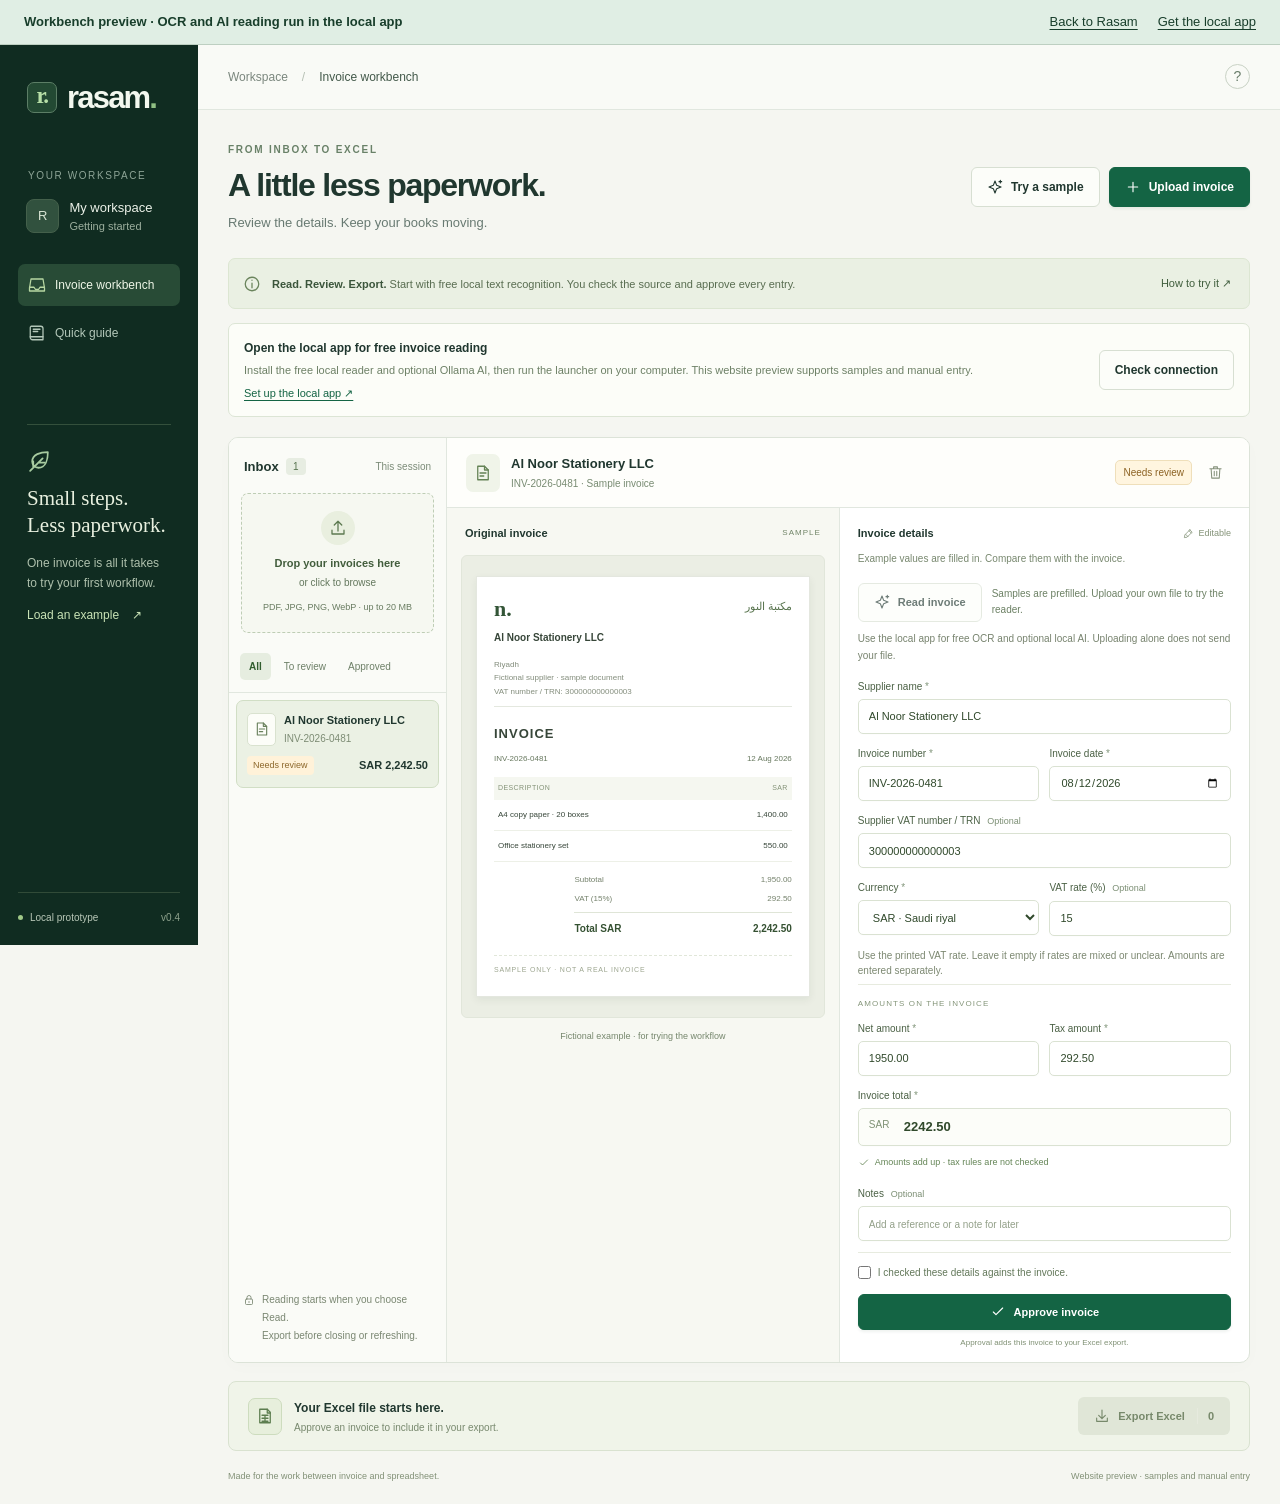
<file: site/workbench.html>
<!doctype html>
<html lang="en">
<head>
  <meta charset="utf-8">
  <meta name="viewport" content="width=device-width, initial-scale=1">
  <meta name="color-scheme" content="light">
  <meta name="description" content="Rasam: invoice reading and human review. Read Arabic and English invoices with free local OCR and optional Ollama AI, check the details, and export approved entries to Excel.">
  <title>Rasam · Workbench preview</title>
  <style>
:root {
  --ink:#20372f;
  --muted:#687a72;
  --green:#146444;
  --mint:#def0e3;
  --border:#e1e7df;
  --bg:#f5f6f1;
  --sidebar:#102c21;
  --paper:#fff;
  --amber:#926524;
  --amber-bg:#fff4df;
  font-family:Inter,-apple-system,BlinkMacSystemFont,"Segoe UI",sans-serif;
  color:var(--ink);
  font-size:14px;
  line-height:1.5;
  font-synthesis:none
}
* {
  box-sizing:border-box
}
body {
  margin:0;
  background:var(--bg)
}
button,input,select,textarea {
  font:inherit
}
button,a,input,select {
  -webkit-tap-highlight-color:transparent
}
button {
  cursor:pointer
}
button:disabled {
  cursor:not-allowed
}
a {
  color:inherit;
  text-decoration:none
}
button {
  color:inherit
}
button:focus-visible,a:focus-visible,input:focus-visible,select:focus-visible {
  outline:3px solid #7ea78e;
  outline-offset:3px
}
button {
  transition:background .15s,border-color .15s,transform .15s
}
button:not(:disabled):active {
  transform:translateY(1px)
}
[hidden] {
  display:none!important
}
h1,h2,h3,p {
  margin:0
}
svg.icon {
  width:18px;
  height:18px;
  stroke:currentColor;
  stroke-width:1.7;
  fill:none;
  stroke-linecap:round;
  stroke-linejoin:round;
  flex-shrink:0;
  vertical-align:middle
}
span[data-icon] {
  display:inline-flex;
  align-items:center;
  justify-content:center
}
.app-shell {
  display:grid;
  grid-template-columns:198px minmax(0,1fr);
  min-height:100vh
}
.sidebar {
  background:var(--sidebar);
  color:#cad7cc;
  padding:30px 18px 20px;
  display:flex;
  flex-direction:column;
  position:sticky;
  top:0;
  height:100vh;
  min-height:630px
}
.brand {
  color:#f3f8ef;
  display:flex;
  align-items:center;
  gap:10px;
  font-size:31px;
  font-weight:650;
  letter-spacing:-1.8px;
  padding-left:9px
}
.brand-symbol {
  display:flex;
  align-items:center;
  justify-content:center;
  width:30px;
  height:31px;
  border:1px solid #5c7e66;
  background:#234933;
  border-radius:7px;
  font-size:23px;
  color:#b7dfa7;
  font-family:Georgia,serif;
  letter-spacing:-1.4px;
  padding-bottom:3px
}
.brand-period {
  color:#90c084
}
.workspace-label {
  font-size:10px;
  letter-spacing:1.6px;
  color:#8ea597;
  margin:47px 10px 15px
}
.workspace-name {
  display:flex;
  align-items:center;
  gap:10px;
  padding:0 8px;
  color:#ecf2e9;
  font-size:13px;
  font-weight:500
}
.workspace-name small {
  display:block;
  font-size:11px;
  color:#9caf9e;
  font-weight:400
}
.workspace-avatar {
  background:#31513e;
  border:1px solid #44604b;
  border-radius:8px;
  padding:6px 11px;
  color:#d8e4d4
}
.sidebar nav {
  margin-top:30px;
  display:grid;
  gap:6px
}
.nav-item {
  border:0;
  background:none;
  display:flex;
  gap:9px;
  align-items:center;
  text-align:left;
  width:100%;
  padding:12px 10px;
  border-radius:7px;
  font-size:12px;
  color:#b3c7b9
}
.nav-item.active {
  background:#284b36;
  color:#eef6e7
}
.nav-item.active svg {
  color:#b7d7a2
}
.nav-item:hover {
  background:#234331
}
.sidebar-note {
  margin:70px 9px 35px;
  border-top:1px solid #34503c;
  padding-top:24px
}
.note-leaf {
  color:#a7cba0;
  margin-bottom:11px
}
.note-leaf svg {
  width:25px;
  height:25px
}
.sidebar-note h3 {
  font-family:Georgia,serif;
  font-size:21px;
  font-weight:400;
  line-height:1.3;
  color:#e8f0df
}
.sidebar-note p {
  font-size:12px;
  line-height:1.7;
  color:#aec0ac;
  margin:13px 0
}
.sidebar-link {
  border:0;
  background:none;
  padding:0;
  color:#c9e3b6;
  font-size:12px;
  display:flex;
  align-items:center;
  gap:13px
}
.sidebar-bottom {
  margin-top:auto;
  border-top:1px solid #314b38;
  padding-top:17px;
  display:flex;
  align-items:center;
  gap:7px;
  font-size:10px;
  color:#b9c8b8
}
.status-dot {
  width:5px;
  height:5px;
  border-radius:50%;
  background:#a0c888
}
.version {
  margin-left:auto;
  font-size:10px;
  color:#8ca08b
}
main {
  min-width:0
}
.topbar {
  height:65px;
  display:flex;
  align-items:center;
  justify-content:space-between;
  border-bottom:1px solid var(--border);
  padding:0 30px;
  background:#f9faf6
}
.breadcrumb {
  display:flex;
  gap:14px;
  align-items:center;
  color:#7b877e;
  font-size:12px
}
.breadcrumb span {
  color:#b5bfb3
}
.breadcrumb strong {
  font-weight:500;
  color:#43594a
}
.guide-icon {
  height:25px;
  width:25px;
  border:1px solid #c9d2c5;
  background:none;
  border-radius:50%;
  color:#677b68
}
.page {
  padding:32px 30px 20px;
  max-width:1600px;
  margin:auto
}
.page-heading {
  display:flex;
  align-items:center;
  justify-content:space-between;
  gap:20px;
  margin-bottom:26px
}
.eyebrow {
  font-size:10px;
  color:#698168;
  letter-spacing:1.75px;
  font-weight:650
}
h1 {
  font-size:32px;
  letter-spacing:-1.25px;
  font-weight:550;
  line-height:1.2;
  margin:9px 0
}
.heading-description {
  font-size:13px;
  color:var(--muted)
}
.heading-actions {
  display:flex;
  gap:9px;
  flex-shrink:0
}
.button {
  display:inline-flex;
  align-items:center;
  justify-content:center;
  gap:8px;
  border-radius:6px;
  padding:10px 15px;
  font-size:12px;
  font-weight:550;
  min-height:39px;
  white-space:nowrap;
  border:1px solid transparent
}
.button svg {
  width:16px;
  height:16px
}
.primary {
  background:var(--green);
  color:white;
  border-color:var(--green);
  box-shadow:0 2px 3px #22482c12
}
.primary:hover {
  background:#0e5137
}
.secondary {
  background:#fcfdf9;
  border-color:#d7dfd2
}
.secondary:hover {
  background:#eaf0e5
}
.prototype-note {
  background:#eaf0e3;
  border:1px solid #dce6d2;
  border-radius:7px;
  padding:12px 14px;
  display:flex;
  align-items:center;
  gap:11px;
  margin-bottom:22px;
  font-size:11px;
  color:#586c50
}
.prototype-note p {
  flex:1;
  line-height:1.65
}
.prototype-note strong {
  font-weight:600;
  color:#3b553b
}
.note-icon {
  color:#6a845c
}
.prototype-note button {
  background:none;
  border:0;
  font-size:11px;
  color:#405e3d;
  white-space:nowrap;
  padding:4px
}
.workbench {
  display:grid;
  grid-template-columns:218px minmax(0,1fr);
  border:1px solid #dce3d8;
  border-radius:10px;
  background:var(--paper);
  overflow:hidden;
  box-shadow:0 4px 18px #30453504;
  min-height:660px
}
.inbox-panel {
  border-right:1px solid var(--border);
  display:flex;
  flex-direction:column;
  background:#fafbf7;
  min-width:0
}
.inbox-title {
  display:flex;
  align-items:center;
  justify-content:space-between;
  padding:19px 15px 16px
}
.inbox-title h2 {
  font-size:13px;
  font-weight:600;
  display:flex;
  align-items:center;
  gap:7px
}
.count {
  font-size:10px;
  font-weight:500;
  background:#e7ede2;
  min-width:20px;
  border-radius:4px;
  text-align:center;
  padding:1px 4px;
  color:#57734f
}
.small-muted {
  font-size:10px;
  color:#7b8b78
}
.drop-zone {
  background:#f6f8f1;
  border:1px dashed #becdb5;
  border-radius:7px;
  padding:17px 7px;
  margin:0 12px 20px;
  display:flex;
  flex-direction:column;
  align-items:center;
  color:#64785e;
  gap:4px
}
.drop-zone:hover,.drop-zone.drag-over {
  background:#e8f1df;
  border-color:#709967
}
.drop-zone.drag-over {
  outline:2px solid #96ba86
}
.upload-circle {
  padding:8px;
  border-radius:50%;
  background:#e9efdf;
  color:#5c7950;
  margin-bottom:6px
}
.drop-zone strong {
  font-size:11px;
  font-weight:550;
  color:#425d3c
}
.drop-zone>span:not(.upload-circle) {
  font-size:10px
}
.drop-zone small {
  font-size:9px;
  color:#687b60;
  margin-top:7px
}
.filter-buttons {
  padding:0 11px 12px;
  display:flex;
  gap:4px;
  border-bottom:1px solid var(--border)
}
.filter-buttons button {
  border:0;
  background:none;
  border-radius:5px;
  font-size:10px;
  padding:6px 9px;
  color:#6e8068
}
.filter-buttons button[aria-pressed=true] {
  background:#e6ede0;
  color:#315d2e;
  font-weight:600
}
.invoice-list {
  padding:7px;
  display:flex;
  flex-direction:column;
  gap:6px;
  max-height:470px;
  overflow-y:auto
}
.invoice-item {
  width:100%;
  text-align:left;
  border:1px solid transparent;
  background:none;
  border-radius:7px;
  display:block;
  padding:12px 10px
}
.invoice-item:hover {
  background:#f0f3e9
}
.invoice-item[aria-pressed=true] {
  background:#ebf1e4;
  border-color:#d1dec5
}
.invoice-item-head {
  display:flex;
  align-items:center;
  gap:8px;
  margin-bottom:10px
}
.file-tile {
  width:29px;
  height:33px;
  display:flex;
  align-items:center;
  justify-content:center;
  flex-shrink:0;
  color:#69815c;
  background:#fcfdf8;
  border:1px solid #d9e2cf;
  border-radius:5px
}
.file-tile svg {
  width:16px;
  height:16px
}
.invoice-item-name {
  font-size:11px;
  font-weight:600;
  line-height:1.4;
  display:block;
  overflow-wrap:anywhere
}
.invoice-item-number {
  font-size:10px;
  color:#7d8c74;
  display:block;
  margin-top:3px;
  overflow-wrap:anywhere
}
.invoice-item-foot {
  display:flex;
  gap:6px;
  align-items:center;
  justify-content:space-between
}
.invoice-item-amount {
  font-size:11px;
  font-weight:600;
  white-space:nowrap;
  font-variant-numeric:tabular-nums
}
.mini-status {
  font-size:9px;
  color:#8d682c;
  background:#fff2d9;
  padding:3px 6px;
  border-radius:4px;
  white-space:nowrap
}
.mini-status.approved {
  background:#dcebd6;
  color:#396936
}
.empty-list {
  padding:24px 10px;
  text-align:center;
  font-size:12px;
  color:#73806e
}
.inbox-footer {
  padding:22px 14px 17px;
  margin-top:auto;
  color:#7a8772;
  font-size:10px;
  line-height:1.8;
  display:flex;
  gap:7px;
  align-items:flex-start
}
.inbox-footer svg {
  width:12px;
  height:12px;
  margin-top:3px
}
.review-panel {
  min-width:0
}
.review-heading {
  min-height:70px;
  border-bottom:1px solid var(--border);
  display:flex;
  justify-content:space-between;
  align-items:center;
  padding:15px 19px;
  gap:10px
}
.selected-title {
  display:flex;
  align-items:center;
  gap:11px;
  min-width:0
}
.document-icon {
  background:#f0f4e9;
  color:#648255;
  border-radius:7px;
  width:34px;
  height:38px;
  flex-shrink:0
}
.selected-title h2 {
  font-size:13px;
  font-weight:600;
  overflow-wrap:anywhere
}
.selected-title p {
  font-size:10px;
  color:#788b72;
  margin-top:2px;
  overflow-wrap:anywhere
}
.review-heading-right {
  display:flex;
  align-items:center;
  gap:8px;
  flex-shrink:0
}
.status-badge {
  font-size:10px;
  color:#8c6223;
  background:#fff5df;
  border:1px solid #efdfba;
  border-radius:5px;
  padding:4px 7px
}
.status-badge.approved {
  background:#e8f4e1;
  border-color:#cde1c0;
  color:#376836
}
.icon-button {
  width:27px;
  height:30px;
  display:inline-flex;
  align-items:center;
  justify-content:center;
  border:0;
  background:none;
  border-radius:5px;
  color:#85917b
}
.icon-button:hover {
  background:#f0f3e8;
  color:#46643e
}
.icon-button svg {
  width:15px;
  height:15px
}
.review-columns {
  display:grid;
  grid-template-columns:minmax(250px,.96fr) minmax(295px,1fr)
}
.panel-label {
  display:flex;
  align-items:center;
  justify-content:space-between;
  gap:8px;
  padding:17px 18px 13px
}
.panel-label h3 {
  font-size:11px;
  font-weight:600
}
.panel-label>span {
  font-size:8px;
  letter-spacing:1px;
  color:#718568
}
.source-panel {
  border-right:1px solid var(--border);
  background:#f7f8f2;
  min-width:0;
  display:flex;
  flex-direction:column
}
.source-canvas {
  margin:0 14px;
  background:#ebeee4;
  border:1px solid #e1e6da;
  border-radius:6px;
  min-height:426px;
  padding:20px 14px;
  display:flex;
  align-items:flex-start;
  justify-content:center
}
.paper-invoice {
  background:white;
  box-shadow:0 3px 8px #172e1810;
  width:100%;
  max-width:420px;
  min-height:363px;
  padding:21px 17px;
  color:#374639;
  position:relative;
  font-size:9px;
  border:1px solid #e4e7df
}
.paper-top {
  display:flex;
  align-items:flex-start;
  justify-content:space-between;
  gap:5px
}
.paper-mark {
  font-family:Georgia,serif;
  font-size:22px;
  line-height:1;
  font-weight:bold;
  color:#335537
}
.paper-arabic {
  font-size:11px;
  color:#58744e;
  font-family:Tahoma,Arial,sans-serif
}
.paper-supplier {
  font-size:10px;
  font-weight:650;
  margin-top:10px;
  line-height:1.5
}
.paper-address {
  font-size:8px;
  color:#838d7c;
  margin-top:3px;
  line-height:1.7
}
.paper-title {
  padding:17px 0 10px;
  margin-top:7px;
  border-top:1px solid #e4e8df;
  font-size:13px;
  font-weight:600;
  letter-spacing:1px
}
.paper-meta {
  display:flex;
  justify-content:space-between;
  gap:4px;
  font-size:8px;
  color:#67785e;
  margin:0 0 12px
}
.paper-table {
  width:100%;
  border-collapse:collapse;
  font-size:8px
}
.paper-table th {
  text-align:left;
  font-size:7px;
  letter-spacing:.4px;
  font-weight:500;
  color:#839277;
  background:#f5f7f0;
  padding:6px 4px
}
.paper-table th:last-child,.paper-table td:last-child {
  text-align:right;
  white-space:nowrap
}
.paper-table td {
  padding:9px 4px;
  border-bottom:1px solid #edf0e7
}
.paper-totals {
  margin-left:27%;
  padding-top:12px
}
.paper-total-line {
  display:flex;
  justify-content:space-between;
  gap:7px;
  font-size:8px;
  margin-bottom:7px;
  color:#74816b
}
.paper-grand-total {
  border-top:1px solid #dfe5d7;
  padding-top:8px;
  font-weight:650;
  color:#355132;
  font-size:10px
}
.paper-stamp {
  margin-top:19px;
  font-size:7px;
  letter-spacing:.8px;
  color:#9ca58f;
  border-top:1px dashed #e1e7d9;
  padding-top:9px
}
.source-caption {
  text-align:center;
  font-size:9px;
  color:#76876d;
  padding:12px 6px 15px
}
.source-image {
  width:100%;
  max-height:540px;
  object-fit:contain
}
.source-pdf {
  width:100%;
  height:500px;
  background:#fff;
  border:0
}
.file-open-link {
  display:inline-flex;
  align-items:center;
  gap:5px;
  color:#426d3c;
  text-decoration:underline;
  font-size:10px
}
.source-canvas.has-upload {
  padding:5px;
  align-items:stretch
}
.fields-panel {
  padding:0 18px 12px;
  min-width:0
}
.fields-panel>.panel-label {
  padding:17px 0 9px
}
.panel-label>.editable-label {
  display:flex;
  align-items:center;
  gap:4px;
  color:#849378;
  font-size:9px;
  letter-spacing:0
}
.editable-label svg {
  width:11px;
  height:11px
}
.fields-description {
  font-size:10px;
  color:#78886f;
  margin-bottom:16px;
  line-height:1.6
}
.field {
  display:block;
  font-size:10px;
  color:#4b6145;
  font-weight:500;
  margin-bottom:12px
}
.required {
  color:#81957a
}
.optional {
  font-size:9px;
  font-weight:400;
  color:#7b8e73;
  margin-left:4px
}
.field input,.field select {
  width:100%;
  display:block;
  margin-top:5px;
  border:1px solid #dae2d2;
  border-radius:5px;
  background:#fff;
  padding:8px 10px;
  font-size:11px;
  height:35px;
  color:#30492b;
  min-width:0;
  box-shadow:0 1px 2px #264b2203
}
.field input:hover,.field select:hover {
  border-color:#aabb9b
}
.field input[aria-invalid=true] {
  border-color:#b6664e;
  background:#fffaf7
}
.field input::placeholder {
  color:#93a089;
  font-size:10px
}
.two-fields {
  display:grid;
  grid-template-columns:1fr 1fr;
  gap:10px
}
.currency-field select {
  height:35px
}
.section-divider {
  font-size:8px;
  letter-spacing:1.1px;
  color:#849579;
  border-top:1px solid #e7ebdf;
  padding:13px 0 11px
}
.total-input-wrap {
  position:relative
}
.total-input-wrap>span {
  position:absolute;
  left:11px;
  top:9px;
  font-size:10px;
  color:#7f9275;
  font-weight:500
}
.total-input-wrap>input {
  padding-left:45px;
  font-size:13px;
  font-weight:600;
  height:38px;
  background:#fcfdf9
}
.amount-check {
  font-size:9px;
  display:flex;
  gap:5px;
  align-items:center;
  min-height:16px;
  margin:-3px 0 15px;
  color:#648556;
  line-height:1.5
}
.amount-check svg {
  width:12px;
  height:12px
}
.amount-check.warning {
  color:#9b6432
}
.amount-check.neutral {
  color:#86917d
}
.notes-field {
  margin-bottom:11px
}
.review-check-wrap {
  border-top:1px solid #e7ebdf;
  padding-top:12px;
  margin-top:11px
}
.review-check {
  display:flex;
  align-items:flex-start;
  gap:7px;
  color:#63785a;
  font-size:10px;
  line-height:1.5;
  cursor:pointer
}
.review-check input {
  margin:1px 0 0;
  accent-color:var(--green);
  width:13px;
  height:13px;
  flex-shrink:0
}
.approve-button {
  margin-top:12px;
  width:100%;
  font-size:11px;
  min-height:36px;
  padding:8px
}
.approve-button:disabled {
  background:#e8f0e0;
  color:#4c7440;
  border-color:#dce7d2;
  box-shadow:none
}
.approval-hint {
  text-align:center;
  font-size:8px;
  color:#809175;
  margin-top:7px;
  line-height:1.6
}
.form-errors {
  font-size:10px;
  padding:9px 10px;
  border:1px solid #e9c9b9;
  background:#fff5ee;
  color:#945437;
  border-radius:5px;
  line-height:1.7;
  margin-bottom:8px
}
.form-errors ul {
  padding-left:15px;
  margin:0
}
.export-bar {
  margin-top:18px;
  border:1px solid #d9e2d0;
  border-radius:8px;
  background:#f0f4e9;
  padding:15px 19px;
  display:flex;
  align-items:center;
  justify-content:space-between;
  gap:14px
}
.export-copy {
  display:flex;
  align-items:center;
  gap:12px
}
.export-icon {
  border:1px solid #cddcbe;
  background:#e7efdc;
  border-radius:7px;
  width:34px;
  height:37px;
  color:#5c7d4f;
  flex-shrink:0
}
.export-copy strong {
  font-size:12px;
  font-weight:550
}
.export-copy p {
  font-size:10px;
  color:#78896e;
  margin-top:2px
}
.export-button {
  background:#1e4c32;
  color:white;
  font-size:11px;
  min-height:37px
}
.export-button:hover {
  background:#163f27
}
.export-button:disabled {
  background:#e0e6d7;
  color:#77896b
}
.export-button span:last-child {
  border-left:1px solid #ffffff30;
  padding-left:10px;
  margin-left:4px
}
.page-footer {
  display:flex;
  justify-content:space-between;
  gap:15px;
  margin-top:19px;
  color:#829177;
  font-size:9px
}
.empty-panel {
  display:flex;
  flex-direction:column;
  align-items:center;
  justify-content:center;
  text-align:center;
  padding:40px 15px;
  background:radial-gradient(ellipse at center,#f1f6e9 0,transparent 60%)
}
.empty-icon {
  width:66px;
  height:77px;
  border:1px solid #d7e2cb;
  border-radius:12px;
  background:#f9fcf5;
  color:#9caf83;
  margin-bottom:23px;
  box-shadow:0 5px 10px #26392805
}
.empty-icon svg {
  width:32px;
  height:32px
}
.empty-panel h2 {
  font-family:Georgia,serif;
  font-weight:400;
  font-size:30px;
  margin:9px 0 14px
}
.empty-panel>p:not(.eyebrow) {
  font-size:12px;
  color:#7a8a70;
  margin-bottom:24px;
  line-height:1.8
}
.toast {
  position:fixed;
  bottom:24px;
  left:50%;
  transform:translateX(-50%);
  background:#193e29;
  color:#f5f9ee;
  border:1px solid #4b6c45;
  box-shadow:0 8px 35px #152b2330;
  max-width:calc(100vw - 30px);
  width:max-content;
  border-radius:8px;
  padding:13px 20px;
  font-size:12px;
  z-index:10
}
.toast.error {
  background:#6e4127;
  border-color:#946348
}
dialog {
  border:1px solid #d9e3d0;
  background:#fcfdf8;
  color:var(--ink);
  border-radius:14px;
  width:min(510px,calc(100vw - 32px));
  padding:25px;
  box-shadow:0 20px 80px #182d2230;
  max-height:calc(100vh - 36px);
  overflow-y:auto
}
dialog::backdrop {
  background:#112a2266;
  backdrop-filter:blur(3px)
}
.dialog-top {
  display:flex;
  align-items:center;
  justify-content:space-between;
  margin-bottom:10px
}
dialog h2 {
  font-size:24px;
  font-weight:550;
  letter-spacing:-.6px;
  line-height:1.3
}
.guide-steps {
  margin:22px 0;
  padding:0;
  counter-reset:step;
  list-style:none;
  display:grid;
  gap:19px
}
.guide-steps li {
  padding-left:39px;
  position:relative;
  counter-increment:step
}
.guide-steps li:before {
  content:counter(step);
  position:absolute;
  left:0;
  top:0;
  width:25px;
  height:25px;
  border-radius:50%;
  background:#e6efdc;
  color:#527744;
  text-align:center;
  padding-top:2px;
  font-size:12px
}
.guide-steps strong {
  font-size:13px;
  font-weight:600
}
.guide-steps p {
  font-size:12px;
  color:#6c7e62;
  margin-top:4px;
  line-height:1.75
}
.guide-footnote {
  padding:13px;
  background:#eef2e7;
  border-radius:7px;
  font-size:11px;
  line-height:1.8;
  color:#6b7c60;
  margin-bottom:20px
}
.dialog-actions {
  display:flex;
  justify-content:flex-end;
  gap:8px;
  margin-top:24px
}
#remove-description {
  font-size:13px;
  color:var(--muted);
  margin-top:12px
}
.danger {
  background:#945b3e;
  color:white
}
.source-error {
  font-size:12px;
  line-height:1.8;
  text-align:center;
  padding:25px 10px;
  color:#67775e
}
.file-missing {
  min-height:350px;
  display:flex;
  align-items:center;
  justify-content:center
}
.review-panel>.review-heading {
  background:#fefefb
}
@media(min-width:1550px) {
  .page {
    padding:40px
  }
  .workbench {
    grid-template-columns:250px minmax(0,1fr)
  }
  .review-columns {
    grid-template-columns:minmax(320px,1fr) minmax(360px,1fr)
  }
  .fields-panel {
    padding-left:26px;
    padding-right:26px
  }
  .source-canvas {
    margin:0 22px;
    padding:26px
  }
  .paper-invoice {
    padding:30px 24px;
    min-height:410px
  }
  .paper-table {
    font-size:10px
  }
  .paper-table th,.paper-meta,.paper-address,.paper-total-line {
    font-size:9px
  }
  .paper-supplier {
    font-size:12px
  }
}
@media(max-width:1190px) {
  .app-shell {
    grid-template-columns:172px minmax(0,1fr)
  }
  .sidebar {
    padding-left:12px;
    padding-right:12px
  }
  .nav-item {
    font-size:10px;
    gap:7px
  }
  .page {
    padding:26px 20px 20px
  }
  .workbench {
    grid-template-columns:185px minmax(0,1fr)
  }
  .review-columns {
    grid-template-columns:minmax(210px,.9fr) minmax(260px,1fr)
  }
  .heading-actions {
    gap:6px
  }
  .heading-actions .button {
    font-size:10px;
    padding:9px 11px
  }
  h1 {
    font-size:29px
  }
  .drop-zone small {
    font-size:8px
  }
  .source-canvas {
    padding:15px 8px;
    margin:0 10px
  }
  .paper-invoice {
    padding:18px 11px
  }
  .inbox-title {
    padding-left:12px;
    padding-right:12px
  }
  .small-muted {
    font-size:9px
  }
  .filter-buttons {
    padding-left:7px;
    padding-right:7px
  }
  .filter-buttons button {
    padding:6px 7px
  }
  .fields-panel {
    padding-left:13px;
    padding-right:13px
  }
  .review-heading {
    padding-left:14px;
    padding-right:14px
  }
  .prototype-note {
    font-size:10px
  }
}
@media(max-width:1050px) {
  .app-shell {
    grid-template-columns:150px minmax(0,1fr)
  }
  .sidebar {
    padding-left:9px;
    padding-right:9px
  }
  .brand {
    font-size:27px;
    padding-left:4px
  }
  .brand-symbol {
    width:26px;
    height:28px
  }
  .workspace-label {
    font-size:8px;
    margin-left:5px
  }
  .workspace-name {
    padding:0 4px;
    font-size:11px
  }
  .workspace-avatar {
    padding:5px 9px
  }
  .sidebar-note {
    margin-left:6px;
    margin-right:6px
  }
  .sidebar-note h3 {
    font-size:19px
  }
  .sidebar-note p {
    font-size:11px
  }
  .nav-item {
    padding:11px 7px;
    font-size:9px
  }
  .page-heading {
    align-items:flex-start;
    flex-direction:column;
    gap:16px
  }
  .heading-actions {
    align-self:flex-end;
    margin-top:-48px
  }
  .heading-actions .button {
    font-size:10px;
    padding:8px 9px
  }
  .heading-description {
    font-size:11px
  }
  h1 {
    font-size:26px
  }
  .workbench {
    grid-template-columns:180px minmax(0,1fr)
  }
  .review-columns {
    grid-template-columns:minmax(0,1fr)
  }
  .source-panel {
    border-right:0;
    border-bottom:1px solid var(--border)
  }
  .source-canvas {
    min-height:320px;
    padding:20px;
    max-height:480px;
    overflow-y:auto
  }
  .paper-invoice {
    max-width:320px;
    min-height:360px;
    padding:22px
  }
  .source-caption {
    padding-bottom:12px
  }
  .fields-panel {
    padding:0 22px 20px
  }
  .fields-description,.field {
    font-size:11px
  }
  .field input,.field select {
    font-size:12px;
    height:38px
  }
  .review-check {
    font-size:11px
  }
  .approval-hint {
    font-size:10px
  }
  .amount-check {
    font-size:10px
  }
  .inbox-panel {
    align-self:stretch
  }
  .invoice-list {
    max-height:none
  }
  .page-footer {
    flex-direction:column;
    gap:4px
  }
  .prototype-note button {
    display:none
  }
  .source-pdf {
    height:380px
  }
}
@media(max-width:760px) {
  .app-shell {
    display:block
  }
  .sidebar {
    position:static;
    height:auto;
    min-height:0;
    padding:14px 18px;
    flex-direction:row;
    align-items:center;
    justify-content:space-between;
    gap:20px
  }
  .brand {
    font-size:25px
  }
  .brand-symbol {
    height:27px;
    width:25px;
    font-size:20px
  }
  .workspace-label,.workspace-name,.sidebar-note,.sidebar-bottom,.sidebar nav .active {
    display:none
  }
  .sidebar nav {
    margin:0
  }
  .sidebar nav button {
    font-size:11px;
    padding:6px
  }
  .topbar {
    height:47px;
    padding:0 20px
  }
  .page {
    padding:23px 18px
  }
  .page-heading {
    margin-bottom:20px;
    gap:15px
  }
  .heading-actions {
    margin:0;
    align-self:flex-start;
    gap:8px
  }
  .heading-actions .button {
    font-size:12px;
    padding:10px 14px
  }
  .heading-description {
    font-size:12px
  }
  h1 {
    font-size:31px
  }
  .prototype-note {
    font-size:11px;
    align-items:flex-start;
    padding:12px;
    gap:8px
  }
  .note-icon {
    margin-top:2px
  }
  .workbench {
    display:block
  }
  .inbox-panel {
    border-right:0;
    border-bottom:1px solid var(--border)
  }
  .inbox-title {
    padding:14px 16px
  }
  .small-muted {
    font-size:11px
  }
  .drop-zone {
    padding:12px;
    gap:3px;
    display:none
  }
  .filter-buttons {
    border:0;
    padding:0 13px 8px
  }
  .filter-buttons button {
    font-size:11px;
    padding:7px 12px
  }
  .invoice-list {
    display:grid;
    grid-template-columns:repeat(auto-fit,minmax(180px,1fr));
    max-height:230px;
    padding:0 10px 11px;
    overflow-y:auto
  }
  .invoice-item {
    padding:10px
  }
  .invoice-item-name {
    font-size:12px
  }
  .invoice-item-amount {
    font-size:12px
  }
  .mini-status {
    font-size:10px
  }
  .inbox-footer {
    display:none
  }
  .review-heading {
    padding:15px 14px
  }
  .selected-title h2 {
    font-size:13px
  }
  .review-heading-right {
    gap:4px
  }
  .status-badge {
    font-size:9px;
    padding:4px 6px
  }
  .review-columns {
    display:grid;
    grid-template-columns:minmax(0,1fr)
  }
  .source-canvas {
    margin:0 17px;
    max-height:none
  }
  .source-pdf {
    height:400px
  }
  .panel-label {
    padding-left:20px;
    padding-right:20px
  }
  .panel-label h3 {
    font-size:12px
  }
  .source-panel .panel-label>span {
    font-size:9px
  }
  .paper-invoice {
    max-width:365px;
    font-size:11px;
    padding:27px 23px
  }
  .paper-supplier {
    font-size:12px
  }
  .paper-address,.paper-meta,.paper-total-line {
    font-size:10px
  }
  .paper-table {
    font-size:10px
  }
  .paper-table th {
    font-size:9px
  }
  .paper-title {
    font-size:15px
  }
  .paper-grand-total {
    font-size:12px
  }
  .paper-stamp {
    font-size:8px
  }
  .fields-panel {
    padding-left:20px;
    padding-right:20px
  }
  .field input,.field select {
    font-size:16px;
    height:42px
  }
  .field {
    font-size:12px
  }
  .fields-description {
    font-size:12px
  }
  .field input::placeholder {
    font-size:12px
  }
  .total-input-wrap>input {
    height:43px;
    font-size:17px
  }
  .total-input-wrap>span {
    top:11px;
    font-size:12px
  }
  .review-check {
    font-size:12px
  }
  .review-check input {
    width:17px;
    height:17px;
    margin-top:0
  }
  .approve-button {
    font-size:13px;
    padding:11px;
    min-height:42px
  }
  .amount-check {
    font-size:11px;
    min-height:20px
  }
  .approval-hint {
    font-size:10px
  }
  .export-bar {
    padding:15px;
    flex-wrap:wrap
  }
  .export-copy strong {
    font-size:12px
  }
  .export-copy p {
    font-size:11px
  }
  .export-button {
    margin-left:auto;
    font-size:12px;
    min-height:41px
  }
  .page-footer {
    font-size:10px
  }
  .prototype-note strong {
    display:block
  }
  .empty-panel {
    min-height:360px
  }
  .toast {
    bottom:15px;
    font-size:12px
  }
  .form-errors {
    font-size:12px
  }
  .section-divider {
    font-size:10px
  }
  .source-caption {
    font-size:10px
  }
}
@media(prefers-reduced-motion:reduce) {
  * {
    transition:none!important;
    scroll-behavior:auto!important
  }
}
.invoice-item-foot {
  flex-wrap:wrap
}
.invoice-item-amount {
  white-space:normal;
  overflow-wrap:anywhere
}
.invoice-item-head>span:last-child {
  min-width:0
}
.review-check-wrap {
  padding-bottom:2px
}
.icon-button {
  min-width:30px;
  min-height:32px
}
@media(pointer:coarse) {
  .icon-button,.guide-icon,.filter-buttons button {
    min-width:44px;
    min-height:44px
  }
  .review-check {
    padding:7px 0
  }
  .sidebar nav button {
    min-height:44px
  }
}

/* Reader connection and review evidence */
.ai-connection { display:flex; justify-content:space-between; align-items:center; gap:16px; margin:-8px 0 20px; padding:13px 15px; border:1px solid #dce5d5; border-radius:7px; background:#fcfdf8; }
.ai-connection strong { font-size:12px; font-weight:600; }
.ai-connection p { font-size:11px; color:#6d8066; line-height:1.65; margin-top:3px; }
.ai-connection .button { flex-shrink:0; }
.reader-setup-link,.guide-steps a { color:var(--green); text-decoration:underline; text-underline-offset:3px; }
.reader-setup-link { display:inline-block; margin-top:6px; font-size:11px; }
.reading-text { margin:0 14px 16px; border-top:1px solid var(--border); padding-top:12px; font-size:11px; }
.reading-text summary { cursor:pointer; font-weight:600; }
.reading-text p { margin-top:8px; color:var(--muted); font-size:10px; }
.reading-text pre { max-height:280px; overflow:auto; white-space:pre-wrap; overflow-wrap:anywhere; background:#fff; padding:12px; border:1px solid var(--border); border-radius:5px; font-family:inherit; font-size:12px; line-height:1.8; unicode-bidi:plaintext; }
.reading-text pre:focus-visible { outline:3px solid #7ea78e; outline-offset:3px; }
.ai-actions { display:flex; align-items:center; gap:10px; margin-bottom:8px; }
.ai-actions .button { font-size:11px; flex-shrink:0; }
.ai-actions .button:disabled { opacity:.65; }
.ai-actions>span { font-size:10px; line-height:1.6; color:#6c8064; }
.ai-disclosure { font-size:10px; color:#77836e; line-height:1.7; margin:0 0 15px; }
.ai-feedback { margin-bottom:13px; padding:10px 11px; border:1px solid #d7e4ca; border-radius:5px; background:#f0f5e9; color:#536d44; font-size:11px; line-height:1.7; }
.ai-feedback.error { background:#fff5ed; border-color:#ead2bd; color:#89552e; }
.ai-feedback ul { padding-left:14px; margin:0; }
.ai-feedback li+li { margin-top:4px; }
.ai-insights { border-top:1px solid #dce5d5; margin-top:15px; padding:12px 0 0; font-size:11px; color:#5a7150; }
.ai-insights summary { font-size:11px; font-weight:600; cursor:pointer; }
.ai-insights h4 { margin:15px 0 6px; font-size:11px; color:#385530; }
.ai-insights ul { padding-left:17px; }
.ai-insights li { margin-bottom:6px; }
.ai-insights p { line-height:1.65; }
.ai-candidates>div { display:flex; justify-content:space-between; align-items:center; gap:10px; padding:8px 0; border-bottom:1px solid #e3eadd; }
.ai-candidates>div>span { min-width:0; overflow-wrap:anywhere; }
.ai-candidates strong { display:block; font-size:10px; font-weight:500; }
.ai-candidates>div>span>span { color:#314f27; font-size:12px; }
.ai-candidates .button { font-size:10px; min-height:30px; padding:5px 8px; flex-shrink:0; }
.ai-line-note { font-size:10px; color:#7c8871; margin-bottom:6px; }
.ai-line-items>div { padding:9px 0; border-bottom:1px solid #e6ecdf; }
.ai-line-items strong { font-weight:500; overflow-wrap:anywhere; }
.ai-line-items p { font-size:10px; color:#829075; margin-top:4px; }
@media(max-width:760px) {
  .ai-connection { align-items:flex-start; flex-direction:column; gap:10px; }
  .ai-actions { flex-wrap:wrap; }
  .ai-actions>span,.ai-disclosure,.ai-insights summary,.ai-insights h4,.ai-line-note,.ai-line-items p { font-size:11px; }
}

</style>
<style>
.site-preview-banner{display:flex;align-items:center;justify-content:space-between;gap:12px;flex-wrap:wrap;background:#e0eee4;color:#183e2b;border-bottom:1px solid #bdcfc1;padding:12px 24px;font-size:13px;line-height:1.5}
.site-preview-banner strong{font-weight:650}
.site-preview-banner nav{display:flex;gap:20px;flex-wrap:wrap}
.site-preview-banner a{text-decoration:underline;text-underline-offset:3px}
@media(max-width:640px){.site-preview-banner{padding:12px 16px;font-size:12px}}
</style>
<script>window.RASAM_STATIC_PREVIEW = true;</script>
</head>
<body>
  <div class="site-preview-banner" role="region" aria-label="Preview information">
    <strong>Workbench preview · OCR and AI reading run in the local app</strong>
    <nav aria-label="Preview navigation"><a href="./index.html">Back to Rasam</a><a href="https://github.com/20SHA07/Rasam/tree/main/workbench">Get the local app</a></nav>
  </div>
  <div class="app-shell">
    <aside class="sidebar">
      <a class="brand" href="#" aria-label="Rasam home"><span class="brand-symbol" aria-hidden="true">r.</span><span>rasam<span class="brand-period">.</span></span></a>
      <div class="workspace-label">YOUR WORKSPACE</div>
      <div class="workspace-name"><span class="workspace-avatar">R</span><div>My workspace<small>Getting started</small></div></div>
      <nav aria-label="Main navigation">
        <a class="nav-item active" href="#workbench" aria-current="page"><span data-icon="inbox"></span>Invoice workbench</a>
        <button class="nav-item" id="guide-button"><span data-icon="book"></span>Quick guide</button>
      </nav>
      <div class="sidebar-note"><span class="note-leaf" data-icon="leaf"></span><h3>Small steps.<br>Less paperwork.</h3><p>One invoice is all it takes to try your first workflow.</p><button class="sidebar-link" id="sidebar-sample">Load an example <span aria-hidden="true">↗</span></button></div>
      <div class="sidebar-bottom"><span class="status-dot"></span> Local prototype <span class="version">v0.4</span></div>
    </aside>

    <main id="workbench">
      <header class="topbar"><div class="breadcrumb">Workspace <span>/</span> <strong>Invoice workbench</strong></div><button class="guide-icon" id="top-guide" aria-label="Open quick guide">?</button></header>
      <div class="page">
        <div class="page-heading"><div><p class="eyebrow">FROM INBOX TO EXCEL</p><h1>A little less paperwork.</h1><p class="heading-description">Review the details. Keep your books moving.</p></div><div class="heading-actions"><button class="button secondary" id="sample-button"><span data-icon="sparkles"></span>Try a sample</button><button class="button primary" id="upload-button"><span data-icon="plus"></span>Upload invoice</button></div></div>

        <div class="prototype-note"><span class="note-icon" data-icon="info"></span><p><strong>Read. Review. Export.</strong> Start with free local text recognition. You check the source and approve every entry.</p><button id="note-guide">How to try it <span aria-hidden="true">↗</span></button></div>
        <div class="ai-connection"><div><strong id="ai-connection-title">Checking invoice reader…</strong><p id="ai-connection-detail">Samples and manual entry work without a connection.</p><a id="reader-setup-link" class="reader-setup-link" href="https://github.com/20SHA07/Rasam/tree/main/workbench#readme" target="_blank" rel="noopener" hidden>Set up the local app ↗</a></div><button type="button" class="button secondary" id="ai-check-connection">Check connection</button></div>

        <section class="workbench" aria-label="Invoice review workspace">
          <aside class="inbox-panel">
            <div class="inbox-title"><h2>Inbox <span id="inbox-count" class="count">1</span></h2><span class="small-muted">This session</span></div>
            <button id="drop-zone" class="drop-zone"><span class="upload-circle" data-icon="upload"></span><strong>Drop your invoices here</strong><span>or click to browse</span><small>PDF, JPG, PNG, WebP · up to 20 MB</small></button>
            <div class="filter-buttons" role="group" aria-label="Filter invoices"><button data-filter="all" aria-pressed="true">All</button><button data-filter="review" aria-pressed="false">To review</button><button data-filter="approved" aria-pressed="false">Approved</button></div>
            <div id="invoice-list" class="invoice-list"></div>
            <div class="inbox-footer"><span data-icon="lock"></span><p>Reading starts when you choose Read.<br>Export before closing or refreshing.</p></div>
          </aside>

          <section class="review-panel" id="review-panel" aria-label="Selected invoice">
            <header class="review-heading"><div class="selected-title"><span class="document-icon" data-icon="file"></span><div><h2 id="selected-supplier">Al Noor Stationery LLC</h2><p id="selected-meta">INV-2026-0481 · Sample invoice</p></div></div><div class="review-heading-right"><span class="status-badge" id="selected-status">Needs review</span><button class="icon-button" id="remove-button" aria-label="Remove selected invoice"><span data-icon="trash"></span></button></div></header>
            <div class="review-columns">
              <section class="source-panel"><div class="panel-label"><h3>Original invoice</h3><span id="source-type">SAMPLE</span></div><div class="source-canvas" id="source-preview"></div><div class="source-caption" id="source-caption">Fictional example · for trying the workflow</div><details id="reading-text" class="reading-text" hidden><summary>Recognized text</summary><p id="reading-text-detail"></p><pre id="reading-source-text" dir="auto" tabindex="0" aria-label="Recognized invoice text"></pre></details></section>

              <section class="fields-panel"><div class="panel-label"><h3>Invoice details</h3><span class="editable-label"><span data-icon="pencil"></span>Editable</span></div><p class="fields-description" id="entry-description">Example values are filled in. Compare them with the invoice.</p>
                <div class="ai-actions"><button type="button" class="button secondary" id="read-ai-button" disabled><span data-icon="sparkles"></span>Read invoice</button><span id="ai-read-state" aria-live="polite">Upload your own invoice to try the reader.</span></div>
                <p id="reader-disclosure" class="ai-disclosure">Use the local app for free OCR and optional local AI. The launcher shows where reading takes place. Uploading alone does not send your file.</p>
                <div id="ai-feedback" class="ai-feedback" role="status" aria-live="polite" hidden></div>
                <form id="invoice-form" novalidate>
                  <label class="field full">Supplier name <span class="required">*</span><input id="supplier" name="supplier" type="text" autocomplete="off" maxlength="200" required dir="auto"></label>
                  <div class="two-fields"><label class="field">Invoice number <span class="required">*</span><input id="invoiceNumber" name="invoiceNumber" type="text" autocomplete="off" maxlength="100" required></label><label class="field">Invoice date <span class="required">*</span><input id="date" name="date" type="date" required></label></div>
                  <label class="field full">Supplier VAT number / TRN <span class="optional">Optional</span><input id="supplierVatNumber" name="supplierVatNumber" type="text" autocomplete="off" maxlength="200" placeholder="Supplier tax registration number" dir="auto"></label>
                  <div class="two-fields"><label class="field currency-field">Currency <span class="required">*</span><select id="currency" name="currency" required><option value="">Choose currency</option><option value="SAR">SAR · Saudi riyal</option><option value="AED">AED · UAE dirham</option><option value="USD">USD · US dollar</option><option value="EUR">EUR · Euro</option><option value="GBP">GBP · British pound</option></select></label><label class="field">VAT rate (%) <span class="optional">Optional</span><input id="vatRate" name="vatRate" type="number" min="0" max="100" step="any" inputmode="decimal" placeholder="e.g. 5 or 15" aria-describedby="vat-rate-hint"></label></div>
                  <p class="ai-line-note" id="vat-rate-hint">Use the printed VAT rate. Leave it empty if rates are mixed or unclear. Amounts are entered separately.</p>
                  <div class="amount-section"><div class="section-divider">AMOUNTS ON THE INVOICE</div><div class="two-fields"><label class="field">Net amount <span class="required">*</span><input id="net" name="net" type="number" min="0" max="999999999999" step="0.01" inputmode="decimal" required></label><label class="field">Tax amount <span class="required">*</span><input id="vat" name="vat" type="number" min="0" max="999999999999" step="0.01" inputmode="decimal" required></label></div><label class="field">Invoice total <span class="required">*</span><div class="total-input-wrap"><span id="currency-prefix">SAR</span><input id="total" name="total" type="number" min="0.01" max="999999999999" step="0.01" inputmode="decimal" required></div></label><div id="amount-check" class="amount-check" aria-live="polite"></div></div>
                  <label class="field notes-field">Notes <span class="optional">Optional</span><input id="notes" name="notes" type="text" autocomplete="off" maxlength="1000" placeholder="Add a reference or a note for later"></label>
                  <div id="form-errors" class="form-errors" role="alert" hidden></div>
                  <div class="review-check-wrap"><label class="review-check"><input id="review-confirm" type="checkbox"><span>I checked these details against the invoice.</span></label></div>
                  <button class="button primary approve-button" id="approve-button" type="submit"><span data-icon="check"></span>Approve invoice</button>
                  <p id="approval-hint" class="approval-hint">Approval adds this invoice to your Excel export.</p>
                </form>
                <details id="ai-insights" class="ai-insights" hidden><summary>Reading suggestions and extracted lines</summary><div id="ai-insight-body"></div></details>
              </section>
            </div>
          </section>
          <section id="empty-panel" class="empty-panel" hidden><span class="empty-icon" data-icon="file"></span><p class="eyebrow">YOUR NEXT SMALL STEP</p><h2>Start with one invoice.</h2><p>Upload a PDF or image, or try a fictional example<br>to see the review and export flow.</p><button class="button primary" id="empty-sample">Try a sample invoice <span aria-hidden="true">↗</span></button></section>
        </section>

        <section class="export-bar" aria-label="Excel export"><div class="export-copy"><span class="export-icon" data-icon="sheet"></span><div><strong id="export-title">Your Excel file starts here.</strong><p id="export-description">Approve an invoice to include it in your export.</p></div></div><button class="button export-button" id="export-button" disabled><span data-icon="download"></span>Export Excel <span id="export-count">0</span></button></section>
        <footer class="page-footer"><span>Made for the work between invoice and spreadsheet.</span><span id="reader-footer">Free local OCR · optional local AI with Ollama</span></footer>
      </div>
    </main>
  </div>
  <input id="file-input" type="file" accept="application/pdf,image/jpeg,image/png,image/webp,.pdf,.jpg,.jpeg,.png,.webp" multiple hidden>
  <div id="toast" class="toast" role="status" aria-live="polite" hidden></div>
  <dialog id="guide-dialog" aria-labelledby="guide-title"><div class="dialog-top"><span class="eyebrow">WELCOME TO RASAM</span><button class="icon-button" id="close-guide" aria-label="Close quick guide"><span data-icon="close"></span></button></div><h2 id="guide-title">Your first invoice, step by step.</h2><ol class="guide-steps"><li><strong>Try the example</strong><p>A fictional invoice is already here. Change a detail and watch the totals check respond.</p></li><li><strong>Review and approve</strong><p>Check the values against the source, tick the review box, then approve. Editing an approved invoice sends it back for review.</p></li><li><strong>Export to Excel</strong><p>Download a real .xlsx file containing only approved invoices. Sample rows are labeled so you can tell them apart.</p></li><li><strong>Try your own file</strong><p>Follow the <a href="https://github.com/20SHA07/Rasam/tree/main/workbench#readme" target="_blank" rel="noopener">local app setup guide</a>, then start the launcher. Free local OCR needs no API key. Add optional Ollama AI to organize recognized text on your computer, with no per-read API charge. Upload a PDF or image and choose Read invoice. Groq and OpenAI remain optional cloud readers selected in the launcher.</p></li></ol><div class="guide-footnote">Check every draft against the original, especially unclear Arabic text and amounts. This prototype checks that net + tax equals total. It does not verify tax rules or produce a posted journal. Your session clears when you refresh or close the tab.</div><button class="button primary" id="guide-done">Let’s try it <span aria-hidden="true">→</span></button></dialog>
  <dialog id="remove-dialog" aria-labelledby="remove-title"><div class="dialog-top"><span class="eyebrow">REMOVE INVOICE</span><button class="icon-button" id="cancel-remove-icon" aria-label="Cancel removal"><span data-icon="close"></span></button></div><h2 id="remove-title">Remove this invoice?</h2><p id="remove-description">Its details will be removed from this session.</p><div class="dialog-actions"><button class="button secondary" id="cancel-remove">Keep invoice</button><button class="button danger" id="confirm-remove">Remove invoice</button></div></dialog>
  <script>
/* Rasam XLSX export. No network calls or third-party runtime dependencies. */
(function (global) {
  'use strict';

  var encoder = new TextEncoder();
  var NS = 'http://schemas.openxmlformats.org/spreadsheetml/2006/main';
  var XML = '<?xml version="1.0" encoding="UTF-8" standalone="yes"?>';
  var CRC_TABLE = new Uint32Array(256);
  for (var n = 0; n < 256; n += 1) {
    var value = n;
    for (var bit = 0; bit < 8; bit += 1) value = value & 1 ? 0xEDB88320 ^ (value >>> 1) : value >>> 1;
    CRC_TABLE[n] = value >>> 0;
  }

  function clean(value) {
    // Excel limits a cell to 32,767 UTF-16 code units. Replace malformed Unicode
    // and disallowed XML 1.0 code points without changing valid Arabic text.
    return Array.from(String(value == null ? '' : value)).filter(function (character) {
      var cp = character.codePointAt(0);
      return cp === 9 || cp === 10 || cp === 13 ||
        (cp >= 32 && cp <= 0xD7FF) || (cp >= 0xE000 && cp <= 0xFFFD) ||
        (cp >= 0x10000 && cp <= 0x10FFFF);
    }).join('').slice(0, 32767).replace(/[\uD800-\uDBFF]$/, '');
  }

  function escapeXml(value) {
    return clean(value).replace(/&/g, '&amp;').replace(/</g, '&lt;').replace(/>/g, '&gt;').replace(/"/g, '&quot;').replace(/'/g, '&apos;');
  }

  function textCell(reference, value, style) {
    // inlineStr is deliberate: even values beginning =, +, -, or @ are text.
    return '<c r="' + reference + '" t="inlineStr" s="' + (style || 0) + '"><is><t xml:space="preserve">' + escapeXml(value) + '</t></is></c>';
  }

  function numberCell(reference, value, style) {
    if (value === null || value === undefined || value === '') return textCell(reference, '', style);
    var number = Number(value);
    if (!Number.isFinite(number)) return textCell(reference, value, style);
    return '<c r="' + reference + '" s="' + style + '"><v>' + number + '</v></c>';
  }

  function excelDate(value, isTimestamp) {
    if (!value) return null;
    var timestamp;
    if (isTimestamp) {
      timestamp = Date.parse(value);
    } else {
      var parts = /^(\d{4})-(\d{2})-(\d{2})$/.exec(String(value));
      if (!parts) return null;
      var year = Number(parts[1]);
      var month = Number(parts[2]);
      var day = Number(parts[3]);
      timestamp = Date.UTC(year, month - 1, day);
      var date = new Date(timestamp);
      if (date.getUTCFullYear() !== year || date.getUTCMonth() !== month - 1 || date.getUTCDate() !== day) return null;
    }
    if (!Number.isFinite(timestamp)) return null;
    var serial = (timestamp - Date.UTC(1899, 11, 30)) / 86400000;
    // Workbooks use the standard Excel 1900 date system, including its leap bug.
    if (serial > 0 && serial < 61) serial -= 1;
    return serial >= 0 && serial < 2958466 ? serial : null;
  }

  function dateCell(reference, value, isTimestamp) {
    var serial = excelDate(value, isTimestamp);
    var style = isTimestamp ? 6 : 5;
    return serial === null ? textCell(reference, value, style) : numberCell(reference, serial, style);
  }

  function crc32(bytes) {
    var crc = 0xFFFFFFFF;
    for (var i = 0; i < bytes.length; i += 1) crc = CRC_TABLE[(crc ^ bytes[i]) & 0xFF] ^ (crc >>> 8);
    return (crc ^ 0xFFFFFFFF) >>> 0;
  }

  function concat(chunks) {
    var length = chunks.reduce(function (sum, chunk) { return sum + chunk.length; }, 0);
    var result = new Uint8Array(length);
    var offset = 0;
    chunks.forEach(function (chunk) { result.set(chunk, offset); offset += chunk.length; });
    return result;
  }

  function zip(files) {
    var localParts = [];
    var centralParts = [];
    var offset = 0;
    files.forEach(function (file) {
      var name = encoder.encode(file.name);
      var data = encoder.encode(file.content);
      var crc = crc32(data);
      var local = new Uint8Array(30 + name.length);
      var view = new DataView(local.buffer);
      view.setUint32(0, 0x04034B50, true);
      view.setUint16(4, 20, true);
      view.setUint16(6, 0x0800, true); // UTF-8 paths; uncompressed ZIP entries.
      view.setUint16(12, 0x5021, true); // 2020-01-01, deterministic archive date.
      view.setUint32(14, crc, true);
      view.setUint32(18, data.length, true);
      view.setUint32(22, data.length, true);
      view.setUint16(26, name.length, true);
      local.set(name, 30);
      localParts.push(local, data);

      var central = new Uint8Array(46 + name.length);
      view = new DataView(central.buffer);
      view.setUint32(0, 0x02014B50, true);
      view.setUint16(4, 20, true);
      view.setUint16(6, 20, true);
      view.setUint16(8, 0x0800, true);
      view.setUint16(14, 0x5021, true);
      view.setUint32(16, crc, true);
      view.setUint32(20, data.length, true);
      view.setUint32(24, data.length, true);
      view.setUint16(28, name.length, true);
      view.setUint32(42, offset, true);
      central.set(name, 46);
      centralParts.push(central);
      offset += local.length + data.length;
    });
    var centralBytes = concat(centralParts);
    var end = new Uint8Array(22);
    var endView = new DataView(end.buffer);
    endView.setUint32(0, 0x06054B50, true);
    endView.setUint16(8, files.length, true);
    endView.setUint16(10, files.length, true);
    endView.setUint32(12, centralBytes.length, true);
    endView.setUint32(16, offset, true);
    return concat(localParts.concat([centralBytes, end]));
  }

  function sheet(invoices) {
    var headers = ['Invoice date', 'Supplier', 'Invoice number', 'Currency', 'Net', 'VAT', 'Total', 'Data origin', 'Source file', 'Approved at (UTC)', 'Notes', 'Record ID', 'VAT rate', 'Supplier VAT number / TRN'];
    var widths = [16, 34, 24, 13, 17, 17, 17, 19, 32, 25, 48, 30, 16, 29];
    var rows = [
      '<row r="1" ht="32" customHeight="1">' + textCell('A1', 'Rasam | Approved invoices', 1) + '</row>',
      '<row r="2" ht="32" customHeight="1">' + textCell('A2', 'Reviewed invoice data, not a posted journal. Sample rows contain fictional data. Amounts are the approved values entered in Rasam.', 2) + '</row>',
      '<row r="4" ht="26" customHeight="1">' + headers.map(function (header, index) { return textCell(String.fromCharCode(65 + index) + '4', header, 3); }).join('') + '</row>'
    ];
    invoices.forEach(function (invoice, index) {
      var row = index + 5;
      var origin = invoice.mode === 'sample' ? 'Sample' : invoice.mode === 'ocr' ? 'OCR-assisted, human reviewed' : invoice.mode === 'ai' ? 'AI-assisted, human reviewed' : invoice.mode === 'manual' ? 'Manual entry' : 'Unspecified';
      var cells = [
        dateCell('A' + row, invoice.date, false),
        textCell('B' + row, invoice.supplier),
        textCell('C' + row, invoice.invoiceNumber),
        textCell('D' + row, invoice.currency),
        numberCell('E' + row, invoice.net, 4),
        numberCell('F' + row, invoice.vat, 4),
        numberCell('G' + row, invoice.total, 4),
        textCell('H' + row, origin),
        textCell('I' + row, invoice.sourceFile),
        dateCell('J' + row, invoice.reviewedAt, true),
        textCell('K' + row, invoice.notes),
        textCell('L' + row, invoice.id),
        numberCell('M' + row, invoice.vatRate == null || String(invoice.vatRate).trim() === '' ? null : Number(invoice.vatRate) / 100, 7),
        textCell('N' + row, invoice.supplierVatNumber)
      ];
      rows.push('<row r="' + row + '">' + cells.join('') + '</row>');
    });
    var lastRow = Math.max(4, invoices.length + 4);
    return XML + '<worksheet xmlns="' + NS + '">' +
      '<dimension ref="A1:N' + lastRow + '"/>' +
      '<sheetViews><sheetView workbookViewId="0" showGridLines="0"><pane ySplit="4" topLeftCell="A5" activePane="bottomLeft" state="frozen"/><selection pane="bottomLeft" activeCell="A5" sqref="A5"/></sheetView></sheetViews>' +
      '<sheetFormatPr defaultRowHeight="22"/>' +
      '<cols>' + widths.map(function (width, index) { return '<col min="' + (index + 1) + '" max="' + (index + 1) + '" width="' + width + '" customWidth="1"/>'; }).join('') + '</cols>' +
      '<sheetData>' + rows.join('') + '</sheetData>' +
      '<autoFilter ref="A4:N' + lastRow + '"/>' +
      '<mergeCells count="2"><mergeCell ref="A1:N1"/><mergeCell ref="A2:N2"/></mergeCells>' +
      '<pageMargins left="0.3" right="0.3" top="0.5" bottom="0.5" header="0.2" footer="0.2"/>' +
      '<pageSetup orientation="landscape" paperSize="9"/>' +
      '</worksheet>';
  }

  function buildXlsx(invoices) {
    if (!Array.isArray(invoices)) throw new TypeError('Expected an array of approved invoices.');
    if (invoices.length > 1048572) throw new RangeError('Too many invoices for a single Excel sheet.');
    invoices.forEach(function (invoice) {
      if (!invoice || typeof invoice !== 'object') throw new TypeError('Each invoice must be an object.');
    });
    var relationshipsNS = 'http://schemas.openxmlformats.org/package/2006/relationships';
    var documentNS = 'http://schemas.openxmlformats.org/officeDocument/2006/relationships';
    return zip([
      { name: '[Content_Types].xml', content: XML + '<Types xmlns="http://schemas.openxmlformats.org/package/2006/content-types"><Default Extension="rels" ContentType="application/vnd.openxmlformats-package.relationships+xml"/><Default Extension="xml" ContentType="application/xml"/><Override PartName="/xl/workbook.xml" ContentType="application/vnd.openxmlformats-officedocument.spreadsheetml.sheet.main+xml"/><Override PartName="/xl/worksheets/sheet1.xml" ContentType="application/vnd.openxmlformats-officedocument.spreadsheetml.worksheet+xml"/><Override PartName="/xl/styles.xml" ContentType="application/vnd.openxmlformats-officedocument.spreadsheetml.styles+xml"/></Types>' },
      { name: '_rels/.rels', content: XML + '<Relationships xmlns="' + relationshipsNS + '"><Relationship Id="rId1" Type="' + documentNS + '/officeDocument" Target="xl/workbook.xml"/></Relationships>' },
      { name: 'xl/workbook.xml', content: XML + '<workbook xmlns="' + NS + '" xmlns:r="' + documentNS + '"><bookViews><workbookView/></bookViews><sheets><sheet name="Approved invoices" sheetId="1" r:id="rId1"/></sheets></workbook>' },
      { name: 'xl/_rels/workbook.xml.rels', content: XML + '<Relationships xmlns="' + relationshipsNS + '"><Relationship Id="rId1" Type="' + documentNS + '/worksheet" Target="worksheets/sheet1.xml"/><Relationship Id="rId2" Type="' + documentNS + '/styles" Target="styles.xml"/></Relationships>' },
      { name: 'xl/styles.xml', content: XML + '<styleSheet xmlns="' + NS + '">' +
        '<numFmts count="3"><numFmt numFmtId="164" formatCode="#,##0.00"/><numFmt numFmtId="165" formatCode="yyyy-mm-dd"/><numFmt numFmtId="166" formatCode="yyyy-mm-dd hh:mm"/></numFmts>' +
        '<fonts count="4"><font><sz val="11"/><name val="Calibri"/><color rgb="FF20382E"/></font><font><b/><sz val="19"/><name val="Calibri"/><color rgb="FF124C37"/></font><font><sz val="10"/><name val="Calibri"/><color rgb="FF56695F"/></font><font><b/><sz val="11"/><name val="Calibri"/><color rgb="FFFFFFFF"/></font></fonts>' +
        '<fills count="3"><fill><patternFill patternType="none"/></fill><fill><patternFill patternType="gray125"/></fill><fill><patternFill patternType="solid"><fgColor rgb="FF175C43"/><bgColor indexed="64"/></patternFill></fill></fills>' +
        '<borders count="2"><border><left/><right/><top/><bottom/><diagonal/></border><border><left/><right/><top/><bottom style="hair"><color rgb="FFDBE7E0"/></bottom><diagonal/></border></borders>' +
        '<cellStyleXfs count="1"><xf numFmtId="0" fontId="0" fillId="0" borderId="0"/></cellStyleXfs>' +
        '<cellXfs count="8">' +
        '<xf numFmtId="0" fontId="0" fillId="0" borderId="1" xfId="0" applyAlignment="1"><alignment vertical="top" wrapText="1"/></xf>' +
        '<xf numFmtId="0" fontId="1" fillId="0" borderId="0" xfId="0" applyAlignment="1"><alignment vertical="center"/></xf>' +
        '<xf numFmtId="0" fontId="2" fillId="0" borderId="0" xfId="0" applyAlignment="1"><alignment vertical="center" wrapText="1"/></xf>' +
        '<xf numFmtId="0" fontId="3" fillId="2" borderId="0" xfId="0" applyAlignment="1"><alignment vertical="center"/></xf>' +
        '<xf numFmtId="164" fontId="0" fillId="0" borderId="1" xfId="0" applyNumberFormat="1"><alignment vertical="top"/></xf>' +
        '<xf numFmtId="165" fontId="0" fillId="0" borderId="1" xfId="0" applyNumberFormat="1"><alignment vertical="top"/></xf>' +
        '<xf numFmtId="166" fontId="0" fillId="0" borderId="1" xfId="0" applyNumberFormat="1"><alignment vertical="top"/></xf>' +
        '<xf numFmtId="10" fontId="0" fillId="0" borderId="1" xfId="0" applyNumberFormat="1"><alignment vertical="top"/></xf>' +
        '</cellXfs><cellStyles count="1"><cellStyle name="Normal" xfId="0" builtinId="0"/></cellStyles></styleSheet>' },
      { name: 'xl/worksheets/sheet1.xml', content: sheet(invoices) }
    ]);
  }

  global.RasamExport = Object.freeze({ buildXlsx: buildXlsx });
})(typeof window !== 'undefined' ? window : globalThis);

</script>
  <script>
/* Browser-to-local-reader bridge. API keys remain in the launcher/server. */
(function(global) {
  'use strict';
  function localServer() {
    return !global.RASAM_STATIC_PREVIEW && !global.RASAM_INLINE_PREVIEW && global.location &&
      ['http:', 'https:'].includes(global.location.protocol) &&
      ['localhost', '127.0.0.1', '[::1]'].includes(global.location.hostname);
  }
  async function jsonRequest(path, options, timeout) {
    const controller = new AbortController();
    const timer = setTimeout(() => controller.abort(), timeout);
    try {
      const response = await fetch(path, {...options, signal:controller.signal, credentials:'same-origin', cache:'no-store'});
      let body;
      try {body = await response.json();} catch (_) {throw new Error('Start Rasam with its launcher to enable invoice reading.');}
      if (!response.ok) {
        const error = new Error(typeof body.error === 'string' ? body.error : 'Invoice reading could not finish. Try again or enter the details manually.');
        error.code = body.code || 'request_failed';
        throw error;
      }
      return body;
    } catch (error) {
      if (error.name === 'AbortError') throw new Error('Invoice reading timed out. Your file and edits are still here.');
      if (error instanceof TypeError) throw new Error('Cannot reach the Rasam server. Keep the launcher window open and try again.');
      throw error;
    } finally {clearTimeout(timer);}
  }
  function base64(file) {
    return new Promise((resolve, reject) => {
      const reader = new FileReader();
      reader.onerror = () => reject(new Error('This file could not be read. Upload it again.'));
      reader.onload = () => {
        const value = String(reader.result || '');
        const comma = value.indexOf(',');
        if (comma < 0) reject(new Error('This file could not be encoded. Upload it again.'));
        else resolve(value.slice(comma + 1));
      };
      reader.readAsDataURL(file);
    });
  }
  global.RasamAI = {
    async status() {
      if (!localServer()) return {configured:false, localServer:false};
      const data = await jsonRequest('/api/status', {method:'GET'}, 5000);
      if (typeof data.configured !== 'boolean' || typeof data.csrf_token !== 'string' ||
          (data.provider !== undefined && !['ocr','ollama','groq','openai'].includes(data.provider)) ||
          (data.data_destination !== undefined && !['local','groq','openai'].includes(data.data_destination))) {
        throw new Error('This server does not have a compatible Rasam reader. Use the updated launcher.');
      }
      // Older local launchers exposed only OpenAI. Preserve that disclosure.
      return {...data, provider:data.provider || 'openai', data_destination:data.data_destination || (['ocr','ollama'].includes(data.provider) ? 'local' : data.provider || 'openai'), localServer:true};
    },
    async extract(file, mimeType, token) {
      if (!localServer()) throw new Error('Invoice reading runs in the localhost app. Use manual entry in the website preview or a directly opened file.');
      if (!token) throw new Error('Check the reader connection before reading this invoice.');
      const data = await jsonRequest('/api/extract', {
        method:'POST',
        headers:{'Content-Type':'application/json', 'X-Rasam-Token':token},
        body:JSON.stringify({filename:file.name, mime_type:mimeType, data_base64:await base64(file)})
      }, 360000);
      const item=data.invoice;
      if (!item || typeof item.is_invoice !== 'boolean' || !Array.isArray(item.warnings) || !Array.isArray(item.field_warnings) || !Array.isArray(item.line_items)) throw new Error('The reader returned an unreadable result. Your existing details were kept.');
      for(const field of ['supplier','invoiceNumber','date','currency','supplierVatNumber','vatRate','net','vat','total']) {
        if(item[field] !== null && typeof item[field] !== 'string') throw new Error('The reader returned an invalid field. Your existing details were kept.');
      }
      if (item.vatRate !== null && (!/^\d+(?:\.\d+)?$/.test(item.vatRate) || !Number.isFinite(Number(item.vatRate)) || Number(item.vatRate)>100)) {
        throw new Error('The reader returned an invalid VAT rate. Your existing details were kept.');
      }
      if (item.warnings.some(value => typeof value !== 'string') ||
          item.field_warnings.some(value => !value || !['supplier','invoiceNumber','date','currency','supplierVatNumber','vatRate','net','vat','total'].includes(value.field) || typeof value.message !== 'string') ||
          item.line_items.some(value => !value || typeof value.description !== 'string' || ['quantity','unit_price','net_amount'].some(field => value[field] !== null && typeof value[field] !== 'string'))) {
        throw new Error('The reader returned unreadable review notes. Your existing details were kept.');
      }
      const metadata=data.reading;
      if (metadata !== undefined && (!metadata || !['ocr','ollama','groq','openai'].includes(metadata.provider) ||
          typeof metadata.engine !== 'string' || metadata.engine.length > 200 ||
          typeof metadata.source_text !== 'string' || metadata.source_text.length > 60000)) {
        throw new Error('The reader returned invalid reading metadata. Your existing details were kept.');
      }
      return {...item, reading:metadata === undefined ? undefined : {
        provider:metadata.provider, engine:metadata.engine, source_text:metadata.source_text
      }};
    }
  };
})(window);

</script>
  <script>
'use strict';
(() => {
  // Readers run through the local server. Samples and manual entry stay offline.
  const $ = id => document.getElementById(id);
  const paths = {
    inbox: '<path d="M4 4h16l2 12v4H2v-4L4 4Z"/><path d="M2 15h6l2 3h4l2-3h6"/>',
    book: '<path d="M4 3h13a3 3 0 0 1 3 3v15H6a3 3 0 0 1-3-3V5a2 2 0 0 1 1-2Z"/><path d="M3 17h17M7 7h9M7 10h6"/>',
    leaf: '<path d="M20 3c-7 0-15 2-15 9a6 6 0 0 0 6 6c7 0 9-8 9-15Z"/><path d="M3 21 15 9m-9 9v-6m5 1h6"/>',
    sparkles: '<path d="m12 3 2.5 6.5L21 12l-6.5 2.5L12 21l-2.5-6.5L3 12l6.5-2.5L12 3ZM20 2v4m-2-2h4"/>',
    plus: '<path d="M12 5v14M5 12h14"/>',
    info: '<circle cx="12" cy="12" r="9"/><path d="M12 11v6m0-10v.1"/>',
    upload: '<path d="M12 16V3m-5 5 5-5 5 5M4 15v5h16v-5"/>',
    download: '<path d="M12 3v13m-5-5 5 5 5-5M4 15v5h16v-5"/>',
    lock: '<rect x="5" y="10" width="14" height="11" rx="2"/><path d="M8 10V7a4 4 0 0 1 8 0v3m-4 5v2"/>',
    file: '<path d="M5 3h9l5 5v13H5V3Z"/><path d="M14 3v5h5M8 12h8M8 16h5"/>',
    trash: '<path d="M3 6h18M9 6V3h6v3M5 6l1 15h12l1-15M10 10v7m4-7v7"/>',
    pencil: '<path d="m15 4 5 5-11 11-6 1 1-6L15 4Zm-9 10 5 5M13 6l5 5"/>',
    check: '<path d="m5 12 4 4L19 6"/>',
    sheet: '<path d="M5 3h10l4 4v14H5V3Z"/><path d="M15 3v5h4M8 11h8M8 15h8M12 11v8M8 19h8"/>',
    close: '<path d="m6 6 12 12M18 6 6 18"/>',
    alert: '<path d="m12 3 10 18H2L12 3Z"/><path d="M12 9v5m0 3v.1"/>'
  };
  const icon = name => `<svg class="icon" viewBox="0 0 24 24" aria-hidden="true">${paths[name] || paths.file}</svg>`;
  function icons(root = document) { root.querySelectorAll('[data-icon]').forEach(el => { el.innerHTML = icon(el.dataset.icon); }); }
  const escape = value => String(value ?? '').replace(/[&<>"']/g, c => ({'&':'&amp;','<':'&lt;','>':'&gt;','"':'&quot;',"'":'&#39;'}[c]));
  const format = value => Number(value).toLocaleString('en-GB', {minimumFractionDigits:2,maximumFractionDigits:2});
  const fields = ['supplier', 'invoiceNumber', 'date', 'currency', 'supplierVatNumber', 'vatRate', 'net', 'vat', 'total', 'notes'];
  const samples = [
    {supplier:'Al Noor Stationery LLC',arabic:'مكتبة النور',invoiceNumber:'INV-2026-0481',date:'2026-08-12',currency:'SAR',supplierVatNumber:'300000000000003',vatRate:'15',net:'1950.00',vat:'292.50',total:'2242.50',sourceFile:'al-noor-example',city:'Riyadh',items:[['A4 copy paper · 20 boxes','1,400.00'],['Office stationery set','550.00']]},
    {supplier:'Desert Print Studio',arabic:'استوديو الطباعة',invoiceNumber:'DPS-00286',date:'2026-08-14',currency:'AED',supplierVatNumber:'100000000000003',vatRate:'5',net:'640.00',vat:'32.00',total:'672.00',sourceFile:'desert-print-example',city:'Dubai',items:[['Business cards · 500 pcs','240.00'],['Brochure printing','400.00']]},
    {supplier:'مكتبة الصفحات',arabic:'مكتبة الصفحات',invoiceNumber:'PG-00172',date:'2026-08-15',currency:'SAR',supplierVatNumber:'300000000000013',vatRate:'15',net:'800.00',vat:'120.00',total:'920.00',sourceFile:'arabic-stationery-example',city:'Riyadh',items:[['ورق طباعة · Printing paper','500.00'],['أدوات مكتبية · Stationery','300.00']]}
  ];
  let nextID = 1, sampleIndex = 0, currentID = null, filter = 'all', toastTimer;
  const invoices = [];
  const aiFields = ['supplier','invoiceNumber','date','currency','supplierVatNumber','vatRate','net','vat','total'];
  const fieldNames = {supplier:'Supplier',invoiceNumber:'Invoice number',date:'Invoice date',currency:'Currency',supplierVatNumber:'Supplier VAT number / TRN',vatRate:'VAT rate (%)',net:'Net amount',vat:'Tax amount',total:'Invoice total'};
  let aiConnection = {configured:false, localServer:false};
  let pendingRemoveID = null;
  const current = () => invoices.find(item => item.id === currentID);
  const approved = () => invoices.filter(item => item.approved);
  function tell(message, error = false) {
    clearTimeout(toastTimer); $('toast').textContent = message; $('toast').classList.toggle('error', error); $('toast').hidden = false;
    toastTimer = setTimeout(() => { $('toast').hidden = true; }, error ? 7000 : 4200);
  }
  function addSample(silent = false) {
    const sample = samples[sampleIndex++ % samples.length];
    const existing = invoices.find(item => item.mode === 'sample' && item.sample.invoiceNumber === sample.invoiceNumber);
    if (existing) { currentID = existing.id; filter = 'all'; render(); if (!silent) tell('This example is already in your inbox.'); return; }
    const record = {...sample, id: 'RAS-' + String(nextID++).padStart(4,'0'), mode:'sample', approved:false, confirmed:false, reviewedAt:'', notes:'', sample:{...sample}};
    invoices.push(record); currentID = record.id; filter = 'all'; render();
    if (!silent) tell('Sample invoice added. Its details are fictional.');
  }
  const shownInvoices = () => invoices.filter(item => filter === 'all' || (filter === 'approved' ? item.approved : !item.approved));
  function renderList() {
    const selected = current();
    if (selected && ((filter === 'review' && selected.approved) || (filter === 'approved' && !selected.approved))) filter = 'all';
    $('inbox-count').textContent = invoices.length;
    document.querySelectorAll('[data-filter]').forEach(el => el.setAttribute('aria-pressed', String(el.dataset.filter === filter)));
    const shown = shownInvoices();
    $('invoice-list').innerHTML = shown.length ? shown.map(item => `<button class="invoice-item" data-id="${escape(item.id)}" aria-pressed="${item.id === currentID}" aria-label="Select ${escape(item.supplier || item.sourceFile)}">
      <span class="invoice-item-head"><span class="file-tile">${icon('file')}</span><span><span class="invoice-item-name" dir="auto">${escape(item.supplier || 'Enter invoice details')}</span><span class="invoice-item-number">${escape(item.invoiceNumber || item.sourceFile)}</span></span></span>
      <span class="invoice-item-foot"><span class="mini-status ${item.approved ? 'approved' : ''}">${item.approved ? 'Approved' : 'Needs review'}</span><span class="invoice-item-amount">${item.total !== '' && item.currency ? escape(item.currency) + ' ' + format(item.total) : '—'}</span></span></button>`).join('') : `<div class="empty-list">${filter === 'approved' ? 'No approved invoices yet.' : filter === 'review' ? 'All caught up. Nothing to review.' : 'Your invoices will appear here.'}</div>`;
    $('invoice-list').querySelectorAll('[data-id]').forEach(button => button.addEventListener('click', () => {currentID = button.dataset.id; render();}));
  }
  function renderExport() {
    const count = approved().length;
    $('export-button').disabled = count === 0;
    $('export-count').textContent = count;
    $('export-title').textContent = count ? `${count} approved invoice${count === 1 ? '' : 's'}, ready for Excel.` : 'Your Excel file starts here.';
    $('export-description').textContent = count ? 'One row per invoice. Sample rows are clearly labeled.' : 'Approve an invoice to include it in your export.';
  }
  function sourceHTML(sample) {
    return `<article class="paper-invoice" aria-label="Fictional sample invoice. Original values are independent of the editable fields."><div class="paper-top"><div class="paper-mark">${sample.invoiceNumber.startsWith('DPS') ? 'dp.' : 'n.'}</div><span class="paper-arabic" lang="ar" dir="rtl">${escape(sample.arabic)}</span></div><h4 class="paper-supplier" dir="auto">${escape(sample.supplier)}</h4><p class="paper-address">${escape(sample.city)}<br>Fictional supplier · sample document<br>VAT number / TRN: ${escape(sample.supplierVatNumber)}</p><div class="paper-title">INVOICE</div><div class="paper-meta"><span>${escape(sample.invoiceNumber)}</span><span>${escape(new Date(sample.date + 'T12:00:00').toLocaleDateString('en-GB',{day:'2-digit',month:'short',year:'numeric'}))}</span></div><table class="paper-table"><thead><tr><th>DESCRIPTION</th><th>${escape(sample.currency)}</th></tr></thead><tbody>${sample.items.map(item => `<tr><td dir="auto">${escape(item[0])}</td><td>${escape(item[1])}</td></tr>`).join('')}</tbody></table><div class="paper-totals"><div class="paper-total-line"><span>Subtotal</span><span>${format(sample.net)}</span></div><div class="paper-total-line"><span>VAT (${escape(sample.vatRate)}%)</span><span>${format(sample.vat)}</span></div><div class="paper-total-line paper-grand-total"><span>Total ${escape(sample.currency)}</span><span>${format(sample.total)}</span></div></div><div class="paper-stamp">SAMPLE ONLY · NOT A REAL INVOICE</div></article>`;
  }
  function renderSource(item) {
    const preview = $('source-preview');
    preview.classList.toggle('has-upload', item.mode !== 'sample');
    $('source-type').textContent = item.mode === 'sample' ? 'SAMPLE' : item.fileType === 'application/pdf' ? 'PDF' : 'IMAGE';
    if (item.mode === 'sample') {
      preview.innerHTML = sourceHTML(item.sample);
      $('source-caption').textContent = 'Fictional example · for trying the workflow';
    } else {
      preview.innerHTML = '';
      if (item.fileType === 'application/pdf') {
        const frame = document.createElement('iframe'); frame.className='source-pdf'; frame.src=item.url; frame.title='Original invoice PDF'; preview.appendChild(frame);
      } else {
        const img = document.createElement('img'); img.className='source-image'; img.src=item.url; img.alt='Uploaded invoice ' + item.sourceFile;
        img.onerror = () => { preview.innerHTML='<p class="source-error">This image could not be displayed. Try a different PDF, JPG, PNG, or WebP file.</p>'; };
        preview.appendChild(img);
      }
      $('source-caption').innerHTML = '';
      const a = document.createElement('a'); a.className='file-open-link'; a.href=item.url; a.target='_blank'; a.rel='noopener'; a.textContent='Open original file ↗';
      $('source-caption').appendChild(a);
    }
  }
  function renderHeader(item) {
    $('selected-supplier').textContent = item.supplier || 'New invoice';
    $('selected-meta').textContent = `${item.invoiceNumber || item.sourceFile} · ${item.mode === 'sample' ? 'Sample invoice' : item.mode === 'ai' ? 'AI-assisted draft · review required' : item.mode === 'ocr' ? 'OCR draft · review required' : 'Manual entry'}`;
    $('selected-status').textContent = item.aiStatus === 'reading' ? 'Reading…' : item.approved ? 'Approved' : 'Needs review';
    $('selected-status').classList.toggle('approved', item.approved);
    $('approve-button').disabled = item.approved || item.aiStatus === 'reading';
    $('approve-button').innerHTML = icon('check') + (item.approved ? 'Approved for export' : 'Approve invoice');
    $('review-confirm').checked = item.confirmed;
    $('approval-hint').textContent = item.approved ? 'Editing a detail will require you to review it again.' : 'Approval adds this invoice to your Excel export.';
    $('currency-prefix').textContent = item.currency || 'CUR';
    renderAi(item);
  }
  function cents(value) {
    // Convert decimal input directly to integer cents, avoiding addition drift.
    const match = String(value).match(/^(\d+)(?:\.(\d{1,2}))?$/);
    if (!match) return null;
    const result = Number(match[1]) * 100 + Number((match[2] || '').padEnd(2,'0'));
    return Number.isSafeInteger(result) && result <= 99999999999900 ? result : null;
  }
  function validDate(value) {
    if (!/^\d{4}-\d{2}-\d{2}$/.test(value)) return false;
    const date = new Date(value + 'T00:00:00Z');
    return !isNaN(date) && date.toISOString().slice(0,10) === value && value >= '1900-01-01' && value <= '9999-12-31';
  }
  function errorsFor(item) {
    const issues = [];
    if (item.aiStatus === 'reading') issues.push(['read-ai-button','Wait for invoice reading to finish before approving.']);
    if (!item.supplier.trim()) issues.push(['supplier','Enter the supplier name.']);
    if (!item.invoiceNumber.trim()) issues.push(['invoiceNumber','Enter the invoice number.']);
    if (!validDate(item.date)) issues.push(['date','Enter a valid invoice date (1900 or later).']);
    if (!['SAR','AED','USD','EUR','GBP'].includes(item.currency)) issues.push(['currency','Choose the invoice currency.']);
    const rate=String(item.vatRate ?? '').trim();
    if (rate && (!/^\d+(?:\.\d+)?$/.test(rate) || !Number.isFinite(Number(rate)) || Number(rate)>100)) issues.push(['vatRate','Enter a VAT rate from 0 to 100, or leave it empty when unclear or mixed.']);
    for (const [key, label] of [['net','net amount'],['vat','tax amount'],['total','invoice total']]) {
      const value = cents(item[key]);
      if (value === null) issues.push([key,`Enter a non-negative ${label} with no more than two decimal places.`]);
      else if (key === 'total' && value <= 0) issues.push([key,'Invoice total must be greater than zero.']);
    }
    const n = cents(item.net), v = cents(item.vat), t = cents(item.total);
    if (n !== null && v !== null && t !== null && n + v !== t) issues.push(['total','Net amount + tax must equal the invoice total.']);
    if (item.invoiceNumber.trim() && item.supplier.trim()) {
      const duplicate = invoices.some(other => other.id !== item.id && other.supplier.trim().toLocaleLowerCase() === item.supplier.trim().toLocaleLowerCase() && other.invoiceNumber.trim().toLocaleLowerCase() === item.invoiceNumber.trim().toLocaleLowerCase());
      if (duplicate) issues.push(['invoiceNumber','This supplier and invoice number already exist in the inbox. Check for a duplicate.']);
    }
    if (!item.confirmed) issues.push(['review-confirm','Confirm that you checked the details against the invoice.']);
    return issues;
  }
  function updateAmountCheck(item) {
    const n=cents(item.net),v=cents(item.vat),t=cents(item.total), el=$('amount-check');
    el.className='amount-check';
    if (n === null || v === null || t === null) {el.classList.add('neutral');el.textContent='Enter all three amounts to check the total.';}
    else if (n + v === t) {el.innerHTML=icon('check')+'<span>Amounts add up · tax rules are not checked</span>';}
    else {el.classList.add('warning');el.innerHTML=icon('alert')+`<span>Net + tax is ${escape(item.currency)} ${format((n+v)/100)}. Check the total.</span>`;}
  }
  function clearErrors() { $('form-errors').hidden=true; fields.forEach(key => $(key).removeAttribute('aria-invalid')); $('review-confirm').removeAttribute('aria-invalid'); }
  function renderAi(item) {
    const reading=item.aiStatus==='reading';
    $('read-ai-button').disabled=reading || item.mode==='sample' || !aiConnection.configured;
    $('read-ai-button').innerHTML=icon('sparkles')+(reading?'Reading invoice…':item.aiResult?'Read again':'Read invoice');
    $('remove-button').disabled=reading;
    $('ai-read-state').textContent=reading?'Reading the document. Your edits will be kept.':item.mode==='sample'?'Samples are prefilled. Upload your own file to try the reader.':!aiConnection.configured?'Set up the reader above, or use manual entry.':item.aiResult?'Review the draft and any notes below.':'Arabic and English · PDF or image';
    renderReaderDisclosure();
    $('reading-text').hidden=!item.reading?.source_text;
    $('reading-source-text').textContent=item.reading?.source_text || '';
    $('reading-text-detail').textContent=item.reading?.source_text ? `${item.reading.engine}. Compare this recognized text with the original; it can contain mistakes.` : '';
    const feedback=$('ai-feedback');
    const result=item.aiResult;
    const messages=[];
    if(item.aiError) messages.push(item.aiError);
    if(item.aiMessage) messages.push(item.aiMessage);
    if(result) messages.push(...result.warnings);
    feedback.hidden=!messages.length;
    feedback.classList.toggle('error',!!item.aiError);
    feedback.innerHTML=messages.length?'<ul>'+messages.map(message=>'<li>'+escape(message)+'</li>').join('')+'</ul>':'';
    $('ai-insights').hidden=!result;
    if(!result) {$('ai-insight-body').innerHTML='';return;}
    const candidates=aiFields.filter(field=>result[field]!=null && String(result[field])!==String(item[field]));
    const warningList=result.field_warnings.length?'<h4>Fields to double-check</h4><ul>'+result.field_warnings.map(w=>'<li><strong>'+escape(fieldNames[w.field]||w.field)+':</strong> '+escape(w.message)+'</li>').join('')+'</ul>':'';
    const suggestions=candidates.length&&result.is_invoice?'<h4>Suggestions kept separate from your edits</h4><div class="ai-candidates">'+candidates.map(field=>`<div><span><strong>${escape(fieldNames[field])}</strong><span dir="auto">${escape(result[field])}</span></span><button type="button" class="button secondary" data-apply-ai="${field}" ${reading?'disabled':''}>Use value</button></div>`).join('')+'</div>':'';
    const lines=result.line_items.length?'<h4>Extracted line items</h4><p class="ai-line-note">Reference only. Excel exports the invoice totals, not these individual lines.</p><div class="ai-line-items">'+result.line_items.map(line=>`<div><strong dir="auto">${escape(line.description)}</strong><p>Qty: ${escape(line.quantity??'Not clear')} · Unit price: ${escape(line.unit_price??'Not clear')} · Net: ${escape(line.net_amount??'Not clear')}</p></div>`).join('')+'</div>':'<p>No individual line items were clearly extracted.</p>';
    $('ai-insight-body').innerHTML=warningList+suggestions+lines;
    $('ai-insight-body').querySelectorAll('[data-apply-ai]').forEach(button=>button.addEventListener('click',()=>{
      const selected=current();
      if(!selected || selected.id!==item.id || selected.aiStatus==='reading') return;
      const field=button.dataset.applyAi;
      if(!aiFields.includes(field))return;
      selected[field]=String(result[field]);selected.revision=(selected.revision||0)+1;
      selected.approved=false;selected.confirmed=false;selected.reviewedAt='';
      render();tell('Reading suggestion applied. Check it against the invoice.');
    }));
  }
  function renderReaderDisclosure() {
    let detail='Use the local app for free OCR and optional local AI. Uploading alone does not send your file.';
    let footer='Website preview · samples and manual entry';
    if(aiConnection.localServer) {
      const destination=aiConnection.data_destination || (['ocr','ollama'].includes(aiConnection.provider)?'local':aiConnection.provider || 'openai');
      if(destination==='local') {
        detail=aiConnection.provider==='ollama'?'OCR and Ollama run on this computer. Your invoice and recognized text stay on this device. No API key or per-read API charge.':'Local OCR reads on this computer. Your invoice and recognized text stay on this device. No API key or per-read API charge.';
        footer=aiConnection.provider==='ollama'?'Local AI · OCR and Ollama keep invoice reading on this device':'Local OCR · invoice reading stays on this device';
      } else if(destination==='groq') {
        detail='Read invoice recognizes text locally, then sends that text to Groq for AI assistance. The image or PDF stays on this device. Groq usage limits apply. Uploading alone does not send anything.';
        footer='Groq AI · recognized text is sent only when you click Read';
      } else {
        detail='Read invoice sends this image or PDF to OpenAI. API usage charges apply. Uploading alone does not send it.';
        footer='OpenAI AI · files are sent only when you click Read';
      }
    }
    $('reader-disclosure').textContent=detail;
    $('reader-footer').textContent=footer;
  }
  async function refreshConnection() {
    $('ai-check-connection').disabled=true;
    try {
      aiConnection=window.RasamAI?await window.RasamAI.status():{configured:false,localServer:false};
      const provider=aiConnection.provider || 'openai';
      const titles={ocr:'Local OCR ready',ollama:'Local AI ready',groq:'Groq AI key configured',openai:'OpenAI AI key configured'};
      const setupTitles={ocr:'Set up local text recognition',ollama:'Set up local AI with Ollama',groq:'Set up Groq AI in the launcher',openai:'Set up OpenAI AI in the launcher'};
      $('ai-connection-title').textContent=aiConnection.configured?titles[provider]:aiConnection.localServer?setupTitles[provider]:'Open the local app for free invoice reading';
      const message=typeof aiConnection.message==='string'?aiConnection.message:'';
      const readyDetail=provider==='ocr'?'Read a PDF or image with local text recognition. Review every field before approval.':provider==='ollama'?'Upload a file, then choose Read invoice. OCR and AI run locally. Review every field before approval.':'Upload a file, then choose Read invoice. Your first read tests the key.';
      $('ai-connection-detail').textContent=aiConnection.configured?`${message || readyDetail}${provider!=='ocr' && aiConnection.model ? ' Model: '+aiConnection.model+'.' : ''}`:aiConnection.localServer?(message || 'Follow the local app setup guide, then restart the launcher. Samples and manual entry remain available.'):'Install the free local reader and optional Ollama AI, then run the launcher on your computer. This website preview supports samples and manual entry.';
    } catch(error) {
      aiConnection={configured:false,localServer:false};
      $('ai-connection-title').textContent='The local reader is not connected';
      $('ai-connection-detail').textContent=error.message;
    } finally {
      $('ai-check-connection').disabled=false;
      $('reader-setup-link').hidden=!!aiConnection.configured;
      renderReaderDisclosure();
      if(current())renderAi(current());
    }
  }
  async function readWithAI() {
    const item=current();
    if(!item || !item.file || item.mode==='sample' || item.aiStatus==='reading')return;
    if(!aiConnection.configured){tell('Set up the invoice reader in the local launcher first.',true);return;}
    const revision=item.revision||0;
    const requestProvider=aiConnection.provider || 'openai';
    item.aiStatus='reading';item.aiError='';item.aiMessage='';item.approved=false;item.confirmed=false;item.reviewedAt='';
    renderHeader(item);renderList();renderExport();
    try {
      const result=await window.RasamAI.extract(item.file,item.fileType,aiConnection.csrf_token);
      if(!invoices.includes(item))return;
      item.aiResult=result;
      item.reading=result.reading || {provider:requestProvider,engine:requestProvider==='ocr'?'Local OCR':'AI invoice reader',source_text:''};
      if(!result.is_invoice) {
        item.aiStatus='error';
        item.aiError='This file could not be treated as a single invoice. Try a clearer invoice or enter the details manually.';
      } else {
        let count=0;
        if((item.revision||0)===revision) {
          aiFields.forEach(field=>{if(!String(item[field]??'').trim() && result[field]!=null){item[field]=result[field];count++;}});
        }
        // A later OCR read must not erase earlier AI assistance from provenance.
        item.mode=item.mode==='ai' || item.reading.provider!=='ocr'?'ai':'ocr';item.aiStatus='done';
        item.aiMessage=count?`${count} empty field${count===1?'':'s'} filled. Existing values were kept. Review the draft before approval.`:'Your existing values were kept. Open reading suggestions below to compare the result.';
      }
    } catch(error) {
      item.aiStatus='error';item.aiError=error.message||'Invoice reading failed. Your existing details were kept.';
      if(['not_configured','ocr_unavailable','ollama_unavailable','ollama_model_missing','authentication','authentication_failed','invalid_api_key'].includes(error.code)) {
        aiConnection.configured=false;
        $('ai-connection-title').textContent=requestProvider==='ocr'?'Local OCR needs attention':requestProvider==='ollama'?'Local AI needs attention':(requestProvider==='groq'?'Groq AI':'OpenAI AI')+' key needs attention';
        $('ai-connection-detail').textContent=item.aiError;
        $('reader-setup-link').hidden=false;
      }
    } finally {
      item.approved=false;item.confirmed=false;item.reviewedAt='';
      if(currentID===item.id){render();if(item.aiResult&&item.aiResult.field_warnings.length)$('ai-insights').open=true;}
      else {renderList();renderExport();if(current())renderAi(current());}
      tell(item.aiError || 'Invoice reading finished. Review the draft.',!!item.aiError);
    }
  }
  function render() {
    renderList(); renderExport();
    const item=current();
    $('review-panel').hidden=!item; $('empty-panel').hidden=!!item;
    if (!item) return;
    clearErrors(); renderHeader(item); renderSource(item);
    fields.forEach(key => { $(key).value=item[key] ?? ''; });
    $('entry-description').textContent=item.mode === 'sample' ? 'Example values are filled in. Compare them with the invoice.' : item.mode === 'ai' ? 'AI helped draft these details. Check every field against the source.' : item.mode === 'ocr' ? 'Local text recognition drafted these details. Check every field against the source.' : 'Read this invoice, or enter its details manually.';
    updateAmountCheck(item);
  }
  fields.forEach(key => {
    $(key).addEventListener('input', () => {
      const item=current(); if (!item) return;
      const newValue=$(key).value;
      if (newValue === item[key]) return;
      const wasApproved=item.approved;
      item[key]=newValue;item.approved=false;item.confirmed=false;item.reviewedAt='';item.revision=(item.revision||0)+1;
      clearErrors();renderHeader(item);updateAmountCheck(item);renderList();renderExport();
      if (wasApproved) tell('Details changed. Review this invoice again before exporting.');
    });
  });
  $('review-confirm').addEventListener('change', () => {
    const item=current(); if (!item) return;
    item.confirmed=$('review-confirm').checked;
    if (!item.confirmed) {item.approved=false;item.reviewedAt='';}
    clearErrors();renderHeader(item);renderList();renderExport();
  });
  $('invoice-form').addEventListener('submit', event => {
    event.preventDefault();const item=current();if (!item) return;
    clearErrors();const issues=errorsFor(item);
    if (issues.length) {
      $('form-errors').innerHTML='<ul>'+issues.map(([,message])=>'<li>'+escape(message)+'</li>').join('')+'</ul>';
      $('form-errors').hidden=false;
      issues.forEach(([field])=>$(field).setAttribute('aria-invalid','true'));
      $(issues[0][0]).focus();tell('A few details need your attention.',true);return;
    }
    item.supplier=item.supplier.trim();item.invoiceNumber=item.invoiceNumber.trim();item.approved=true;item.reviewedAt=new Date().toISOString();
    renderHeader(item);renderList();renderExport();tell('Invoice approved. You can now export it to Excel.');
  });
  function downloadFile(bytes, filename, mime) {
    const blob=bytes instanceof Blob ? bytes : new Blob([bytes],{type:mime});
    const url=URL.createObjectURL(blob);const a=document.createElement('a');a.href=url;a.download=filename;document.body.appendChild(a);a.click();a.remove();
    setTimeout(()=>URL.revokeObjectURL(url),30000);
  }
  $('export-button').addEventListener('click', () => {
    const rows=approved();if (!rows.length) return;
    // Re-check records at export as well as at approval.
    const bad=rows.find(item=>errorsFor(item).length);
    if (bad) {bad.approved=false;bad.confirmed=false;bad.reviewedAt='';currentID=bad.id;filter='all';render();tell('An approved invoice needs another review before export.',true);return;}
    try {
      const data=rows.map(item=>({...item,net:Number(item.net),vat:Number(item.vat),total:Number(item.total)}));
      const bytes=window.RasamExport.buildXlsx(data);
      const date=new Date().toISOString().slice(0,10);
      downloadFile(bytes,`rasam-invoices-${date}.xlsx`,'application/vnd.openxmlformats-officedocument.spreadsheetml.sheet');
      tell(`Excel export prepared with ${rows.length} approved invoice${rows.length===1?'':'s'}.`);
    } catch (error) {console.error('Export failed',error);tell('Excel export could not be created. Your invoice details are still here.',true);}
  });
  async function detectFileType(file) {
    const b=new Uint8Array(await file.slice(0,12).arrayBuffer());
    if(b[0]===0x25&&b[1]===0x50&&b[2]===0x44&&b[3]===0x46&&b[4]===0x2d)return 'application/pdf';
    if(b[0]===0xff&&b[1]===0xd8&&b[2]===0xff)return 'image/jpeg';
    if(b[0]===0x89&&b[1]===0x50&&b[2]===0x4e&&b[3]===0x47&&b[4]===0x0d&&b[5]===0x0a&&b[6]===0x1a&&b[7]===0x0a)return 'image/png';
    if(b[0]===0x52&&b[1]===0x49&&b[2]===0x46&&b[3]===0x46&&b[8]===0x57&&b[9]===0x45&&b[10]===0x42&&b[11]===0x50)return 'image/webp';
    return null;
  }
  let importInProgress=false;
  async function addFiles(fileList) {
    if(importInProgress){tell('Please wait for the current files to finish loading.');return;}
    importInProgress=true;
    let added=0,skipped=[];
    try {
      for (const file of Array.from(fileList)) {
        if(invoices.length>=50){skipped.push('This prototype supports up to 50 invoices per session.');break;}
        if(file.size>20*1024*1024){skipped.push(file.name+': exceeds the 20 MB limit.');continue;}
        if(invoices.some(i=>i.fileKey===`${file.name}:${file.size}:${file.lastModified}`)){skipped.push(file.name+': already in the inbox.');continue;}
        const type=await detectFileType(file);
        if(!type){skipped.push(file.name+': choose a valid PDF, JPG, PNG, or WebP file.');continue;}
        const item={id:'RAS-'+String(nextID++).padStart(4,'0'),supplier:'',invoiceNumber:'',date:'',currency:'',supplierVatNumber:'',vatRate:'',net:'',vat:'',total:'',notes:'',mode:'manual',approved:false,confirmed:false,reviewedAt:'',revision:0,file,sourceFile:file.name,fileType:type,fileKey:`${file.name}:${file.size}:${file.lastModified}`,url:URL.createObjectURL(file)};
        invoices.push(item);currentID=item.id;added++;
      }
      if(added){filter='all';render();tell(`${added} file${added===1?'':'s'} added. Choose Read invoice or enter details manually.`);}
      if(skipped.length)tell((added?`${added} file${added===1?'':'s'} added. `:'')+skipped.slice(0,2).join(' '),true);
    } catch(error){console.error('Import failed',error);tell('A file could not be opened. Try uploading it again.',true);if(added)render();}
    finally {importInProgress=false;$('file-input').value='';}
  }
  function chooseFiles() {$('file-input').click();}
  ['upload-button','drop-zone'].forEach(id=>$(id).addEventListener('click',chooseFiles));
  $('file-input').addEventListener('change',event=>addFiles(event.target.files));
  const drop=$('drop-zone');
  ['dragenter','dragover'].forEach(type=>drop.addEventListener(type,event=>{event.preventDefault();drop.classList.add('drag-over');}));
  ['dragleave','drop'].forEach(type=>drop.addEventListener(type,event=>{event.preventDefault();drop.classList.remove('drag-over');}));
  drop.addEventListener('drop',event=>addFiles(event.dataTransfer.files));
  // Prevent dropping a file elsewhere from navigating away and clearing this session.
  function hasDraggedFiles(event) {
    const types = event?.dataTransfer?.types;
    if (!types) return false;
    if (typeof types.includes === 'function') return types.includes('Files');
    if (typeof types.contains === 'function') return types.contains('Files');
    return Array.from(types).includes('Files');
  }
  window.addEventListener('dragover',event=>{if(hasDraggedFiles(event))event.preventDefault();});
  window.addEventListener('drop',event=>{if(hasDraggedFiles(event))event.preventDefault();});
  ['sample-button','sidebar-sample','empty-sample'].forEach(id=>$(id).addEventListener('click',()=>addSample()));
  document.querySelectorAll('[data-filter]').forEach(button=>button.addEventListener('click',()=>{
    filter=button.dataset.filter;const shown=shownInvoices();
    if(!shown.some(item=>item.id===currentID))currentID=shown[0]?.id??null;
    render();
  }));
  ['guide-button','top-guide','note-guide'].forEach(id=>$(id).addEventListener('click',()=>$('guide-dialog').showModal()));
  ['close-guide','guide-done'].forEach(id=>$(id).addEventListener('click',()=>$('guide-dialog').close()));
  $('remove-button').addEventListener('click',()=>{
    const item=current();if(!item)return;pendingRemoveID=item.id;
    $('remove-description').textContent=`“${item.supplier||item.sourceFile}” and its details will be removed from this session.`;
    $('remove-dialog').showModal();
  });
  ['cancel-remove','cancel-remove-icon'].forEach(id=>$(id).addEventListener('click',()=>$('remove-dialog').close()));
  $('confirm-remove').addEventListener('click',()=>{
    const index=invoices.findIndex(item=>item.id===pendingRemoveID);
    if(index>=0){const [removed]=invoices.splice(index,1);if(removed.url)URL.revokeObjectURL(removed.url);}
    $('remove-dialog').close();pendingRemoveID=null;currentID=shownInvoices()[0]?.id??null;render();tell('Invoice removed from this session.');
  });
  function sampleChanged(item) {
    if (item.mode !== 'sample') return true;
    if (item.approved || item.confirmed || item.reviewedAt) return true;
    if (!item.sample) return true;
    return ['supplier','invoiceNumber','date','currency','supplierVatNumber','vatRate','net','vat','total'].some(key => String(item[key] ?? '') !== String(item.sample[key] ?? '')) || String(item.notes ?? '') !== '';
  }
  window.addEventListener('beforeunload',event=>{if(invoices.some(sampleChanged)){event.preventDefault();event.returnValue='';}});
  $('read-ai-button').addEventListener('click',readWithAI);
  $('ai-check-connection').addEventListener('click',refreshConnection);
  icons();addSample(true);refreshConnection();
})();

</script>
</body>
</html>
</file>
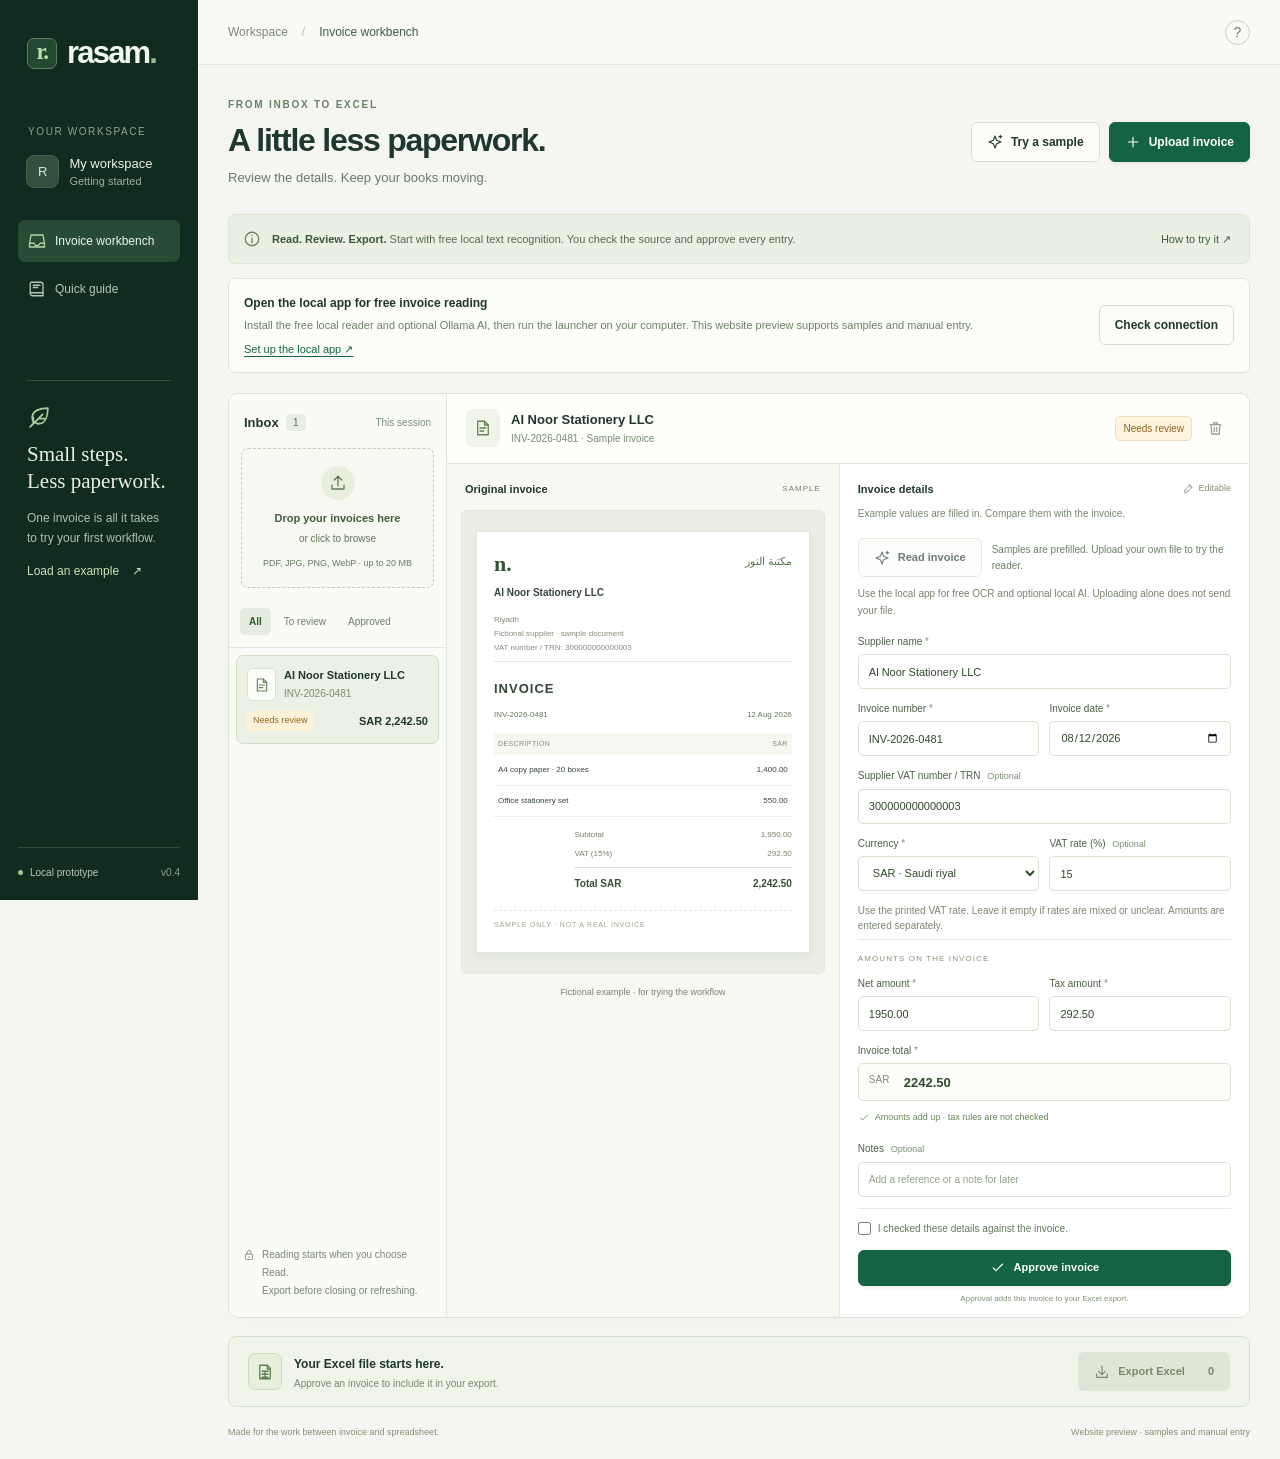
<file: workbench/Rasam.html>
<!doctype html>
<html lang="en">
<head>
  <meta charset="utf-8">
  <meta name="viewport" content="width=device-width, initial-scale=1">
  <meta name="color-scheme" content="light">
  <meta name="description" content="Rasam: invoice reading and human review. Read Arabic and English invoices with free local OCR and optional Ollama AI, check the details, and export approved entries to Excel.">
  <title>Rasam · Invoice workbench</title>
  <style>
:root {
  --ink:#20372f;
  --muted:#687a72;
  --green:#146444;
  --mint:#def0e3;
  --border:#e1e7df;
  --bg:#f5f6f1;
  --sidebar:#102c21;
  --paper:#fff;
  --amber:#926524;
  --amber-bg:#fff4df;
  font-family:Inter,-apple-system,BlinkMacSystemFont,"Segoe UI",sans-serif;
  color:var(--ink);
  font-size:14px;
  line-height:1.5;
  font-synthesis:none
}
* {
  box-sizing:border-box
}
body {
  margin:0;
  background:var(--bg)
}
button,input,select,textarea {
  font:inherit
}
button,a,input,select {
  -webkit-tap-highlight-color:transparent
}
button {
  cursor:pointer
}
button:disabled {
  cursor:not-allowed
}
a {
  color:inherit;
  text-decoration:none
}
button {
  color:inherit
}
button:focus-visible,a:focus-visible,input:focus-visible,select:focus-visible {
  outline:3px solid #7ea78e;
  outline-offset:3px
}
button {
  transition:background .15s,border-color .15s,transform .15s
}
button:not(:disabled):active {
  transform:translateY(1px)
}
[hidden] {
  display:none!important
}
h1,h2,h3,p {
  margin:0
}
svg.icon {
  width:18px;
  height:18px;
  stroke:currentColor;
  stroke-width:1.7;
  fill:none;
  stroke-linecap:round;
  stroke-linejoin:round;
  flex-shrink:0;
  vertical-align:middle
}
span[data-icon] {
  display:inline-flex;
  align-items:center;
  justify-content:center
}
.app-shell {
  display:grid;
  grid-template-columns:198px minmax(0,1fr);
  min-height:100vh
}
.sidebar {
  background:var(--sidebar);
  color:#cad7cc;
  padding:30px 18px 20px;
  display:flex;
  flex-direction:column;
  position:sticky;
  top:0;
  height:100vh;
  min-height:630px
}
.brand {
  color:#f3f8ef;
  display:flex;
  align-items:center;
  gap:10px;
  font-size:31px;
  font-weight:650;
  letter-spacing:-1.8px;
  padding-left:9px
}
.brand-symbol {
  display:flex;
  align-items:center;
  justify-content:center;
  width:30px;
  height:31px;
  border:1px solid #5c7e66;
  background:#234933;
  border-radius:7px;
  font-size:23px;
  color:#b7dfa7;
  font-family:Georgia,serif;
  letter-spacing:-1.4px;
  padding-bottom:3px
}
.brand-period {
  color:#90c084
}
.workspace-label {
  font-size:10px;
  letter-spacing:1.6px;
  color:#8ea597;
  margin:47px 10px 15px
}
.workspace-name {
  display:flex;
  align-items:center;
  gap:10px;
  padding:0 8px;
  color:#ecf2e9;
  font-size:13px;
  font-weight:500
}
.workspace-name small {
  display:block;
  font-size:11px;
  color:#9caf9e;
  font-weight:400
}
.workspace-avatar {
  background:#31513e;
  border:1px solid #44604b;
  border-radius:8px;
  padding:6px 11px;
  color:#d8e4d4
}
.sidebar nav {
  margin-top:30px;
  display:grid;
  gap:6px
}
.nav-item {
  border:0;
  background:none;
  display:flex;
  gap:9px;
  align-items:center;
  text-align:left;
  width:100%;
  padding:12px 10px;
  border-radius:7px;
  font-size:12px;
  color:#b3c7b9
}
.nav-item.active {
  background:#284b36;
  color:#eef6e7
}
.nav-item.active svg {
  color:#b7d7a2
}
.nav-item:hover {
  background:#234331
}
.sidebar-note {
  margin:70px 9px 35px;
  border-top:1px solid #34503c;
  padding-top:24px
}
.note-leaf {
  color:#a7cba0;
  margin-bottom:11px
}
.note-leaf svg {
  width:25px;
  height:25px
}
.sidebar-note h3 {
  font-family:Georgia,serif;
  font-size:21px;
  font-weight:400;
  line-height:1.3;
  color:#e8f0df
}
.sidebar-note p {
  font-size:12px;
  line-height:1.7;
  color:#aec0ac;
  margin:13px 0
}
.sidebar-link {
  border:0;
  background:none;
  padding:0;
  color:#c9e3b6;
  font-size:12px;
  display:flex;
  align-items:center;
  gap:13px
}
.sidebar-bottom {
  margin-top:auto;
  border-top:1px solid #314b38;
  padding-top:17px;
  display:flex;
  align-items:center;
  gap:7px;
  font-size:10px;
  color:#b9c8b8
}
.status-dot {
  width:5px;
  height:5px;
  border-radius:50%;
  background:#a0c888
}
.version {
  margin-left:auto;
  font-size:10px;
  color:#8ca08b
}
main {
  min-width:0
}
.topbar {
  height:65px;
  display:flex;
  align-items:center;
  justify-content:space-between;
  border-bottom:1px solid var(--border);
  padding:0 30px;
  background:#f9faf6
}
.breadcrumb {
  display:flex;
  gap:14px;
  align-items:center;
  color:#7b877e;
  font-size:12px
}
.breadcrumb span {
  color:#b5bfb3
}
.breadcrumb strong {
  font-weight:500;
  color:#43594a
}
.guide-icon {
  height:25px;
  width:25px;
  border:1px solid #c9d2c5;
  background:none;
  border-radius:50%;
  color:#677b68
}
.page {
  padding:32px 30px 20px;
  max-width:1600px;
  margin:auto
}
.page-heading {
  display:flex;
  align-items:center;
  justify-content:space-between;
  gap:20px;
  margin-bottom:26px
}
.eyebrow {
  font-size:10px;
  color:#698168;
  letter-spacing:1.75px;
  font-weight:650
}
h1 {
  font-size:32px;
  letter-spacing:-1.25px;
  font-weight:550;
  line-height:1.2;
  margin:9px 0
}
.heading-description {
  font-size:13px;
  color:var(--muted)
}
.heading-actions {
  display:flex;
  gap:9px;
  flex-shrink:0
}
.button {
  display:inline-flex;
  align-items:center;
  justify-content:center;
  gap:8px;
  border-radius:6px;
  padding:10px 15px;
  font-size:12px;
  font-weight:550;
  min-height:39px;
  white-space:nowrap;
  border:1px solid transparent
}
.button svg {
  width:16px;
  height:16px
}
.primary {
  background:var(--green);
  color:white;
  border-color:var(--green);
  box-shadow:0 2px 3px #22482c12
}
.primary:hover {
  background:#0e5137
}
.secondary {
  background:#fcfdf9;
  border-color:#d7dfd2
}
.secondary:hover {
  background:#eaf0e5
}
.prototype-note {
  background:#eaf0e3;
  border:1px solid #dce6d2;
  border-radius:7px;
  padding:12px 14px;
  display:flex;
  align-items:center;
  gap:11px;
  margin-bottom:22px;
  font-size:11px;
  color:#586c50
}
.prototype-note p {
  flex:1;
  line-height:1.65
}
.prototype-note strong {
  font-weight:600;
  color:#3b553b
}
.note-icon {
  color:#6a845c
}
.prototype-note button {
  background:none;
  border:0;
  font-size:11px;
  color:#405e3d;
  white-space:nowrap;
  padding:4px
}
.workbench {
  display:grid;
  grid-template-columns:218px minmax(0,1fr);
  border:1px solid #dce3d8;
  border-radius:10px;
  background:var(--paper);
  overflow:hidden;
  box-shadow:0 4px 18px #30453504;
  min-height:660px
}
.inbox-panel {
  border-right:1px solid var(--border);
  display:flex;
  flex-direction:column;
  background:#fafbf7;
  min-width:0
}
.inbox-title {
  display:flex;
  align-items:center;
  justify-content:space-between;
  padding:19px 15px 16px
}
.inbox-title h2 {
  font-size:13px;
  font-weight:600;
  display:flex;
  align-items:center;
  gap:7px
}
.count {
  font-size:10px;
  font-weight:500;
  background:#e7ede2;
  min-width:20px;
  border-radius:4px;
  text-align:center;
  padding:1px 4px;
  color:#57734f
}
.small-muted {
  font-size:10px;
  color:#7b8b78
}
.drop-zone {
  background:#f6f8f1;
  border:1px dashed #becdb5;
  border-radius:7px;
  padding:17px 7px;
  margin:0 12px 20px;
  display:flex;
  flex-direction:column;
  align-items:center;
  color:#64785e;
  gap:4px
}
.drop-zone:hover,.drop-zone.drag-over {
  background:#e8f1df;
  border-color:#709967
}
.drop-zone.drag-over {
  outline:2px solid #96ba86
}
.upload-circle {
  padding:8px;
  border-radius:50%;
  background:#e9efdf;
  color:#5c7950;
  margin-bottom:6px
}
.drop-zone strong {
  font-size:11px;
  font-weight:550;
  color:#425d3c
}
.drop-zone>span:not(.upload-circle) {
  font-size:10px
}
.drop-zone small {
  font-size:9px;
  color:#687b60;
  margin-top:7px
}
.filter-buttons {
  padding:0 11px 12px;
  display:flex;
  gap:4px;
  border-bottom:1px solid var(--border)
}
.filter-buttons button {
  border:0;
  background:none;
  border-radius:5px;
  font-size:10px;
  padding:6px 9px;
  color:#6e8068
}
.filter-buttons button[aria-pressed=true] {
  background:#e6ede0;
  color:#315d2e;
  font-weight:600
}
.invoice-list {
  padding:7px;
  display:flex;
  flex-direction:column;
  gap:6px;
  max-height:470px;
  overflow-y:auto
}
.invoice-item {
  width:100%;
  text-align:left;
  border:1px solid transparent;
  background:none;
  border-radius:7px;
  display:block;
  padding:12px 10px
}
.invoice-item:hover {
  background:#f0f3e9
}
.invoice-item[aria-pressed=true] {
  background:#ebf1e4;
  border-color:#d1dec5
}
.invoice-item-head {
  display:flex;
  align-items:center;
  gap:8px;
  margin-bottom:10px
}
.file-tile {
  width:29px;
  height:33px;
  display:flex;
  align-items:center;
  justify-content:center;
  flex-shrink:0;
  color:#69815c;
  background:#fcfdf8;
  border:1px solid #d9e2cf;
  border-radius:5px
}
.file-tile svg {
  width:16px;
  height:16px
}
.invoice-item-name {
  font-size:11px;
  font-weight:600;
  line-height:1.4;
  display:block;
  overflow-wrap:anywhere
}
.invoice-item-number {
  font-size:10px;
  color:#7d8c74;
  display:block;
  margin-top:3px;
  overflow-wrap:anywhere
}
.invoice-item-foot {
  display:flex;
  gap:6px;
  align-items:center;
  justify-content:space-between
}
.invoice-item-amount {
  font-size:11px;
  font-weight:600;
  white-space:nowrap;
  font-variant-numeric:tabular-nums
}
.mini-status {
  font-size:9px;
  color:#8d682c;
  background:#fff2d9;
  padding:3px 6px;
  border-radius:4px;
  white-space:nowrap
}
.mini-status.approved {
  background:#dcebd6;
  color:#396936
}
.empty-list {
  padding:24px 10px;
  text-align:center;
  font-size:12px;
  color:#73806e
}
.inbox-footer {
  padding:22px 14px 17px;
  margin-top:auto;
  color:#7a8772;
  font-size:10px;
  line-height:1.8;
  display:flex;
  gap:7px;
  align-items:flex-start
}
.inbox-footer svg {
  width:12px;
  height:12px;
  margin-top:3px
}
.review-panel {
  min-width:0
}
.review-heading {
  min-height:70px;
  border-bottom:1px solid var(--border);
  display:flex;
  justify-content:space-between;
  align-items:center;
  padding:15px 19px;
  gap:10px
}
.selected-title {
  display:flex;
  align-items:center;
  gap:11px;
  min-width:0
}
.document-icon {
  background:#f0f4e9;
  color:#648255;
  border-radius:7px;
  width:34px;
  height:38px;
  flex-shrink:0
}
.selected-title h2 {
  font-size:13px;
  font-weight:600;
  overflow-wrap:anywhere
}
.selected-title p {
  font-size:10px;
  color:#788b72;
  margin-top:2px;
  overflow-wrap:anywhere
}
.review-heading-right {
  display:flex;
  align-items:center;
  gap:8px;
  flex-shrink:0
}
.status-badge {
  font-size:10px;
  color:#8c6223;
  background:#fff5df;
  border:1px solid #efdfba;
  border-radius:5px;
  padding:4px 7px
}
.status-badge.approved {
  background:#e8f4e1;
  border-color:#cde1c0;
  color:#376836
}
.icon-button {
  width:27px;
  height:30px;
  display:inline-flex;
  align-items:center;
  justify-content:center;
  border:0;
  background:none;
  border-radius:5px;
  color:#85917b
}
.icon-button:hover {
  background:#f0f3e8;
  color:#46643e
}
.icon-button svg {
  width:15px;
  height:15px
}
.review-columns {
  display:grid;
  grid-template-columns:minmax(250px,.96fr) minmax(295px,1fr)
}
.panel-label {
  display:flex;
  align-items:center;
  justify-content:space-between;
  gap:8px;
  padding:17px 18px 13px
}
.panel-label h3 {
  font-size:11px;
  font-weight:600
}
.panel-label>span {
  font-size:8px;
  letter-spacing:1px;
  color:#718568
}
.source-panel {
  border-right:1px solid var(--border);
  background:#f7f8f2;
  min-width:0;
  display:flex;
  flex-direction:column
}
.source-canvas {
  margin:0 14px;
  background:#ebeee4;
  border:1px solid #e1e6da;
  border-radius:6px;
  min-height:426px;
  padding:20px 14px;
  display:flex;
  align-items:flex-start;
  justify-content:center
}
.paper-invoice {
  background:white;
  box-shadow:0 3px 8px #172e1810;
  width:100%;
  max-width:420px;
  min-height:363px;
  padding:21px 17px;
  color:#374639;
  position:relative;
  font-size:9px;
  border:1px solid #e4e7df
}
.paper-top {
  display:flex;
  align-items:flex-start;
  justify-content:space-between;
  gap:5px
}
.paper-mark {
  font-family:Georgia,serif;
  font-size:22px;
  line-height:1;
  font-weight:bold;
  color:#335537
}
.paper-arabic {
  font-size:11px;
  color:#58744e;
  font-family:Tahoma,Arial,sans-serif
}
.paper-supplier {
  font-size:10px;
  font-weight:650;
  margin-top:10px;
  line-height:1.5
}
.paper-address {
  font-size:8px;
  color:#838d7c;
  margin-top:3px;
  line-height:1.7
}
.paper-title {
  padding:17px 0 10px;
  margin-top:7px;
  border-top:1px solid #e4e8df;
  font-size:13px;
  font-weight:600;
  letter-spacing:1px
}
.paper-meta {
  display:flex;
  justify-content:space-between;
  gap:4px;
  font-size:8px;
  color:#67785e;
  margin:0 0 12px
}
.paper-table {
  width:100%;
  border-collapse:collapse;
  font-size:8px
}
.paper-table th {
  text-align:left;
  font-size:7px;
  letter-spacing:.4px;
  font-weight:500;
  color:#839277;
  background:#f5f7f0;
  padding:6px 4px
}
.paper-table th:last-child,.paper-table td:last-child {
  text-align:right;
  white-space:nowrap
}
.paper-table td {
  padding:9px 4px;
  border-bottom:1px solid #edf0e7
}
.paper-totals {
  margin-left:27%;
  padding-top:12px
}
.paper-total-line {
  display:flex;
  justify-content:space-between;
  gap:7px;
  font-size:8px;
  margin-bottom:7px;
  color:#74816b
}
.paper-grand-total {
  border-top:1px solid #dfe5d7;
  padding-top:8px;
  font-weight:650;
  color:#355132;
  font-size:10px
}
.paper-stamp {
  margin-top:19px;
  font-size:7px;
  letter-spacing:.8px;
  color:#9ca58f;
  border-top:1px dashed #e1e7d9;
  padding-top:9px
}
.source-caption {
  text-align:center;
  font-size:9px;
  color:#76876d;
  padding:12px 6px 15px
}
.source-image {
  width:100%;
  max-height:540px;
  object-fit:contain
}
.source-pdf {
  width:100%;
  height:500px;
  background:#fff;
  border:0
}
.file-open-link {
  display:inline-flex;
  align-items:center;
  gap:5px;
  color:#426d3c;
  text-decoration:underline;
  font-size:10px
}
.source-canvas.has-upload {
  padding:5px;
  align-items:stretch
}
.fields-panel {
  padding:0 18px 12px;
  min-width:0
}
.fields-panel>.panel-label {
  padding:17px 0 9px
}
.panel-label>.editable-label {
  display:flex;
  align-items:center;
  gap:4px;
  color:#849378;
  font-size:9px;
  letter-spacing:0
}
.editable-label svg {
  width:11px;
  height:11px
}
.fields-description {
  font-size:10px;
  color:#78886f;
  margin-bottom:16px;
  line-height:1.6
}
.field {
  display:block;
  font-size:10px;
  color:#4b6145;
  font-weight:500;
  margin-bottom:12px
}
.required {
  color:#81957a
}
.optional {
  font-size:9px;
  font-weight:400;
  color:#7b8e73;
  margin-left:4px
}
.field input,.field select {
  width:100%;
  display:block;
  margin-top:5px;
  border:1px solid #dae2d2;
  border-radius:5px;
  background:#fff;
  padding:8px 10px;
  font-size:11px;
  height:35px;
  color:#30492b;
  min-width:0;
  box-shadow:0 1px 2px #264b2203
}
.field input:hover,.field select:hover {
  border-color:#aabb9b
}
.field input[aria-invalid=true] {
  border-color:#b6664e;
  background:#fffaf7
}
.field input::placeholder {
  color:#93a089;
  font-size:10px
}
.two-fields {
  display:grid;
  grid-template-columns:1fr 1fr;
  gap:10px
}
.currency-field select {
  height:35px
}
.section-divider {
  font-size:8px;
  letter-spacing:1.1px;
  color:#849579;
  border-top:1px solid #e7ebdf;
  padding:13px 0 11px
}
.total-input-wrap {
  position:relative
}
.total-input-wrap>span {
  position:absolute;
  left:11px;
  top:9px;
  font-size:10px;
  color:#7f9275;
  font-weight:500
}
.total-input-wrap>input {
  padding-left:45px;
  font-size:13px;
  font-weight:600;
  height:38px;
  background:#fcfdf9
}
.amount-check {
  font-size:9px;
  display:flex;
  gap:5px;
  align-items:center;
  min-height:16px;
  margin:-3px 0 15px;
  color:#648556;
  line-height:1.5
}
.amount-check svg {
  width:12px;
  height:12px
}
.amount-check.warning {
  color:#9b6432
}
.amount-check.neutral {
  color:#86917d
}
.notes-field {
  margin-bottom:11px
}
.review-check-wrap {
  border-top:1px solid #e7ebdf;
  padding-top:12px;
  margin-top:11px
}
.review-check {
  display:flex;
  align-items:flex-start;
  gap:7px;
  color:#63785a;
  font-size:10px;
  line-height:1.5;
  cursor:pointer
}
.review-check input {
  margin:1px 0 0;
  accent-color:var(--green);
  width:13px;
  height:13px;
  flex-shrink:0
}
.approve-button {
  margin-top:12px;
  width:100%;
  font-size:11px;
  min-height:36px;
  padding:8px
}
.approve-button:disabled {
  background:#e8f0e0;
  color:#4c7440;
  border-color:#dce7d2;
  box-shadow:none
}
.approval-hint {
  text-align:center;
  font-size:8px;
  color:#809175;
  margin-top:7px;
  line-height:1.6
}
.form-errors {
  font-size:10px;
  padding:9px 10px;
  border:1px solid #e9c9b9;
  background:#fff5ee;
  color:#945437;
  border-radius:5px;
  line-height:1.7;
  margin-bottom:8px
}
.form-errors ul {
  padding-left:15px;
  margin:0
}
.export-bar {
  margin-top:18px;
  border:1px solid #d9e2d0;
  border-radius:8px;
  background:#f0f4e9;
  padding:15px 19px;
  display:flex;
  align-items:center;
  justify-content:space-between;
  gap:14px
}
.export-copy {
  display:flex;
  align-items:center;
  gap:12px
}
.export-icon {
  border:1px solid #cddcbe;
  background:#e7efdc;
  border-radius:7px;
  width:34px;
  height:37px;
  color:#5c7d4f;
  flex-shrink:0
}
.export-copy strong {
  font-size:12px;
  font-weight:550
}
.export-copy p {
  font-size:10px;
  color:#78896e;
  margin-top:2px
}
.export-button {
  background:#1e4c32;
  color:white;
  font-size:11px;
  min-height:37px
}
.export-button:hover {
  background:#163f27
}
.export-button:disabled {
  background:#e0e6d7;
  color:#77896b
}
.export-button span:last-child {
  border-left:1px solid #ffffff30;
  padding-left:10px;
  margin-left:4px
}
.page-footer {
  display:flex;
  justify-content:space-between;
  gap:15px;
  margin-top:19px;
  color:#829177;
  font-size:9px
}
.empty-panel {
  display:flex;
  flex-direction:column;
  align-items:center;
  justify-content:center;
  text-align:center;
  padding:40px 15px;
  background:radial-gradient(ellipse at center,#f1f6e9 0,transparent 60%)
}
.empty-icon {
  width:66px;
  height:77px;
  border:1px solid #d7e2cb;
  border-radius:12px;
  background:#f9fcf5;
  color:#9caf83;
  margin-bottom:23px;
  box-shadow:0 5px 10px #26392805
}
.empty-icon svg {
  width:32px;
  height:32px
}
.empty-panel h2 {
  font-family:Georgia,serif;
  font-weight:400;
  font-size:30px;
  margin:9px 0 14px
}
.empty-panel>p:not(.eyebrow) {
  font-size:12px;
  color:#7a8a70;
  margin-bottom:24px;
  line-height:1.8
}
.toast {
  position:fixed;
  bottom:24px;
  left:50%;
  transform:translateX(-50%);
  background:#193e29;
  color:#f5f9ee;
  border:1px solid #4b6c45;
  box-shadow:0 8px 35px #152b2330;
  max-width:calc(100vw - 30px);
  width:max-content;
  border-radius:8px;
  padding:13px 20px;
  font-size:12px;
  z-index:10
}
.toast.error {
  background:#6e4127;
  border-color:#946348
}
dialog {
  border:1px solid #d9e3d0;
  background:#fcfdf8;
  color:var(--ink);
  border-radius:14px;
  width:min(510px,calc(100vw - 32px));
  padding:25px;
  box-shadow:0 20px 80px #182d2230;
  max-height:calc(100vh - 36px);
  overflow-y:auto
}
dialog::backdrop {
  background:#112a2266;
  backdrop-filter:blur(3px)
}
.dialog-top {
  display:flex;
  align-items:center;
  justify-content:space-between;
  margin-bottom:10px
}
dialog h2 {
  font-size:24px;
  font-weight:550;
  letter-spacing:-.6px;
  line-height:1.3
}
.guide-steps {
  margin:22px 0;
  padding:0;
  counter-reset:step;
  list-style:none;
  display:grid;
  gap:19px
}
.guide-steps li {
  padding-left:39px;
  position:relative;
  counter-increment:step
}
.guide-steps li:before {
  content:counter(step);
  position:absolute;
  left:0;
  top:0;
  width:25px;
  height:25px;
  border-radius:50%;
  background:#e6efdc;
  color:#527744;
  text-align:center;
  padding-top:2px;
  font-size:12px
}
.guide-steps strong {
  font-size:13px;
  font-weight:600
}
.guide-steps p {
  font-size:12px;
  color:#6c7e62;
  margin-top:4px;
  line-height:1.75
}
.guide-footnote {
  padding:13px;
  background:#eef2e7;
  border-radius:7px;
  font-size:11px;
  line-height:1.8;
  color:#6b7c60;
  margin-bottom:20px
}
.dialog-actions {
  display:flex;
  justify-content:flex-end;
  gap:8px;
  margin-top:24px
}
#remove-description {
  font-size:13px;
  color:var(--muted);
  margin-top:12px
}
.danger {
  background:#945b3e;
  color:white
}
.source-error {
  font-size:12px;
  line-height:1.8;
  text-align:center;
  padding:25px 10px;
  color:#67775e
}
.file-missing {
  min-height:350px;
  display:flex;
  align-items:center;
  justify-content:center
}
.review-panel>.review-heading {
  background:#fefefb
}
@media(min-width:1550px) {
  .page {
    padding:40px
  }
  .workbench {
    grid-template-columns:250px minmax(0,1fr)
  }
  .review-columns {
    grid-template-columns:minmax(320px,1fr) minmax(360px,1fr)
  }
  .fields-panel {
    padding-left:26px;
    padding-right:26px
  }
  .source-canvas {
    margin:0 22px;
    padding:26px
  }
  .paper-invoice {
    padding:30px 24px;
    min-height:410px
  }
  .paper-table {
    font-size:10px
  }
  .paper-table th,.paper-meta,.paper-address,.paper-total-line {
    font-size:9px
  }
  .paper-supplier {
    font-size:12px
  }
}
@media(max-width:1190px) {
  .app-shell {
    grid-template-columns:172px minmax(0,1fr)
  }
  .sidebar {
    padding-left:12px;
    padding-right:12px
  }
  .nav-item {
    font-size:10px;
    gap:7px
  }
  .page {
    padding:26px 20px 20px
  }
  .workbench {
    grid-template-columns:185px minmax(0,1fr)
  }
  .review-columns {
    grid-template-columns:minmax(210px,.9fr) minmax(260px,1fr)
  }
  .heading-actions {
    gap:6px
  }
  .heading-actions .button {
    font-size:10px;
    padding:9px 11px
  }
  h1 {
    font-size:29px
  }
  .drop-zone small {
    font-size:8px
  }
  .source-canvas {
    padding:15px 8px;
    margin:0 10px
  }
  .paper-invoice {
    padding:18px 11px
  }
  .inbox-title {
    padding-left:12px;
    padding-right:12px
  }
  .small-muted {
    font-size:9px
  }
  .filter-buttons {
    padding-left:7px;
    padding-right:7px
  }
  .filter-buttons button {
    padding:6px 7px
  }
  .fields-panel {
    padding-left:13px;
    padding-right:13px
  }
  .review-heading {
    padding-left:14px;
    padding-right:14px
  }
  .prototype-note {
    font-size:10px
  }
}
@media(max-width:1050px) {
  .app-shell {
    grid-template-columns:150px minmax(0,1fr)
  }
  .sidebar {
    padding-left:9px;
    padding-right:9px
  }
  .brand {
    font-size:27px;
    padding-left:4px
  }
  .brand-symbol {
    width:26px;
    height:28px
  }
  .workspace-label {
    font-size:8px;
    margin-left:5px
  }
  .workspace-name {
    padding:0 4px;
    font-size:11px
  }
  .workspace-avatar {
    padding:5px 9px
  }
  .sidebar-note {
    margin-left:6px;
    margin-right:6px
  }
  .sidebar-note h3 {
    font-size:19px
  }
  .sidebar-note p {
    font-size:11px
  }
  .nav-item {
    padding:11px 7px;
    font-size:9px
  }
  .page-heading {
    align-items:flex-start;
    flex-direction:column;
    gap:16px
  }
  .heading-actions {
    align-self:flex-end;
    margin-top:-48px
  }
  .heading-actions .button {
    font-size:10px;
    padding:8px 9px
  }
  .heading-description {
    font-size:11px
  }
  h1 {
    font-size:26px
  }
  .workbench {
    grid-template-columns:180px minmax(0,1fr)
  }
  .review-columns {
    grid-template-columns:minmax(0,1fr)
  }
  .source-panel {
    border-right:0;
    border-bottom:1px solid var(--border)
  }
  .source-canvas {
    min-height:320px;
    padding:20px;
    max-height:480px;
    overflow-y:auto
  }
  .paper-invoice {
    max-width:320px;
    min-height:360px;
    padding:22px
  }
  .source-caption {
    padding-bottom:12px
  }
  .fields-panel {
    padding:0 22px 20px
  }
  .fields-description,.field {
    font-size:11px
  }
  .field input,.field select {
    font-size:12px;
    height:38px
  }
  .review-check {
    font-size:11px
  }
  .approval-hint {
    font-size:10px
  }
  .amount-check {
    font-size:10px
  }
  .inbox-panel {
    align-self:stretch
  }
  .invoice-list {
    max-height:none
  }
  .page-footer {
    flex-direction:column;
    gap:4px
  }
  .prototype-note button {
    display:none
  }
  .source-pdf {
    height:380px
  }
}
@media(max-width:760px) {
  .app-shell {
    display:block
  }
  .sidebar {
    position:static;
    height:auto;
    min-height:0;
    padding:14px 18px;
    flex-direction:row;
    align-items:center;
    justify-content:space-between;
    gap:20px
  }
  .brand {
    font-size:25px
  }
  .brand-symbol {
    height:27px;
    width:25px;
    font-size:20px
  }
  .workspace-label,.workspace-name,.sidebar-note,.sidebar-bottom,.sidebar nav .active {
    display:none
  }
  .sidebar nav {
    margin:0
  }
  .sidebar nav button {
    font-size:11px;
    padding:6px
  }
  .topbar {
    height:47px;
    padding:0 20px
  }
  .page {
    padding:23px 18px
  }
  .page-heading {
    margin-bottom:20px;
    gap:15px
  }
  .heading-actions {
    margin:0;
    align-self:flex-start;
    gap:8px
  }
  .heading-actions .button {
    font-size:12px;
    padding:10px 14px
  }
  .heading-description {
    font-size:12px
  }
  h1 {
    font-size:31px
  }
  .prototype-note {
    font-size:11px;
    align-items:flex-start;
    padding:12px;
    gap:8px
  }
  .note-icon {
    margin-top:2px
  }
  .workbench {
    display:block
  }
  .inbox-panel {
    border-right:0;
    border-bottom:1px solid var(--border)
  }
  .inbox-title {
    padding:14px 16px
  }
  .small-muted {
    font-size:11px
  }
  .drop-zone {
    padding:12px;
    gap:3px;
    display:none
  }
  .filter-buttons {
    border:0;
    padding:0 13px 8px
  }
  .filter-buttons button {
    font-size:11px;
    padding:7px 12px
  }
  .invoice-list {
    display:grid;
    grid-template-columns:repeat(auto-fit,minmax(180px,1fr));
    max-height:230px;
    padding:0 10px 11px;
    overflow-y:auto
  }
  .invoice-item {
    padding:10px
  }
  .invoice-item-name {
    font-size:12px
  }
  .invoice-item-amount {
    font-size:12px
  }
  .mini-status {
    font-size:10px
  }
  .inbox-footer {
    display:none
  }
  .review-heading {
    padding:15px 14px
  }
  .selected-title h2 {
    font-size:13px
  }
  .review-heading-right {
    gap:4px
  }
  .status-badge {
    font-size:9px;
    padding:4px 6px
  }
  .review-columns {
    display:grid;
    grid-template-columns:minmax(0,1fr)
  }
  .source-canvas {
    margin:0 17px;
    max-height:none
  }
  .source-pdf {
    height:400px
  }
  .panel-label {
    padding-left:20px;
    padding-right:20px
  }
  .panel-label h3 {
    font-size:12px
  }
  .source-panel .panel-label>span {
    font-size:9px
  }
  .paper-invoice {
    max-width:365px;
    font-size:11px;
    padding:27px 23px
  }
  .paper-supplier {
    font-size:12px
  }
  .paper-address,.paper-meta,.paper-total-line {
    font-size:10px
  }
  .paper-table {
    font-size:10px
  }
  .paper-table th {
    font-size:9px
  }
  .paper-title {
    font-size:15px
  }
  .paper-grand-total {
    font-size:12px
  }
  .paper-stamp {
    font-size:8px
  }
  .fields-panel {
    padding-left:20px;
    padding-right:20px
  }
  .field input,.field select {
    font-size:16px;
    height:42px
  }
  .field {
    font-size:12px
  }
  .fields-description {
    font-size:12px
  }
  .field input::placeholder {
    font-size:12px
  }
  .total-input-wrap>input {
    height:43px;
    font-size:17px
  }
  .total-input-wrap>span {
    top:11px;
    font-size:12px
  }
  .review-check {
    font-size:12px
  }
  .review-check input {
    width:17px;
    height:17px;
    margin-top:0
  }
  .approve-button {
    font-size:13px;
    padding:11px;
    min-height:42px
  }
  .amount-check {
    font-size:11px;
    min-height:20px
  }
  .approval-hint {
    font-size:10px
  }
  .export-bar {
    padding:15px;
    flex-wrap:wrap
  }
  .export-copy strong {
    font-size:12px
  }
  .export-copy p {
    font-size:11px
  }
  .export-button {
    margin-left:auto;
    font-size:12px;
    min-height:41px
  }
  .page-footer {
    font-size:10px
  }
  .prototype-note strong {
    display:block
  }
  .empty-panel {
    min-height:360px
  }
  .toast {
    bottom:15px;
    font-size:12px
  }
  .form-errors {
    font-size:12px
  }
  .section-divider {
    font-size:10px
  }
  .source-caption {
    font-size:10px
  }
}
@media(prefers-reduced-motion:reduce) {
  * {
    transition:none!important;
    scroll-behavior:auto!important
  }
}
.invoice-item-foot {
  flex-wrap:wrap
}
.invoice-item-amount {
  white-space:normal;
  overflow-wrap:anywhere
}
.invoice-item-head>span:last-child {
  min-width:0
}
.review-check-wrap {
  padding-bottom:2px
}
.icon-button {
  min-width:30px;
  min-height:32px
}
@media(pointer:coarse) {
  .icon-button,.guide-icon,.filter-buttons button {
    min-width:44px;
    min-height:44px
  }
  .review-check {
    padding:7px 0
  }
  .sidebar nav button {
    min-height:44px
  }
}

/* Reader connection and review evidence */
.ai-connection { display:flex; justify-content:space-between; align-items:center; gap:16px; margin:-8px 0 20px; padding:13px 15px; border:1px solid #dce5d5; border-radius:7px; background:#fcfdf8; }
.ai-connection strong { font-size:12px; font-weight:600; }
.ai-connection p { font-size:11px; color:#6d8066; line-height:1.65; margin-top:3px; }
.ai-connection .button { flex-shrink:0; }
.reader-setup-link,.guide-steps a { color:var(--green); text-decoration:underline; text-underline-offset:3px; }
.reader-setup-link { display:inline-block; margin-top:6px; font-size:11px; }
.reading-text { margin:0 14px 16px; border-top:1px solid var(--border); padding-top:12px; font-size:11px; }
.reading-text summary { cursor:pointer; font-weight:600; }
.reading-text p { margin-top:8px; color:var(--muted); font-size:10px; }
.reading-text pre { max-height:280px; overflow:auto; white-space:pre-wrap; overflow-wrap:anywhere; background:#fff; padding:12px; border:1px solid var(--border); border-radius:5px; font-family:inherit; font-size:12px; line-height:1.8; unicode-bidi:plaintext; }
.reading-text pre:focus-visible { outline:3px solid #7ea78e; outline-offset:3px; }
.ai-actions { display:flex; align-items:center; gap:10px; margin-bottom:8px; }
.ai-actions .button { font-size:11px; flex-shrink:0; }
.ai-actions .button:disabled { opacity:.65; }
.ai-actions>span { font-size:10px; line-height:1.6; color:#6c8064; }
.ai-disclosure { font-size:10px; color:#77836e; line-height:1.7; margin:0 0 15px; }
.ai-feedback { margin-bottom:13px; padding:10px 11px; border:1px solid #d7e4ca; border-radius:5px; background:#f0f5e9; color:#536d44; font-size:11px; line-height:1.7; }
.ai-feedback.error { background:#fff5ed; border-color:#ead2bd; color:#89552e; }
.ai-feedback ul { padding-left:14px; margin:0; }
.ai-feedback li+li { margin-top:4px; }
.ai-insights { border-top:1px solid #dce5d5; margin-top:15px; padding:12px 0 0; font-size:11px; color:#5a7150; }
.ai-insights summary { font-size:11px; font-weight:600; cursor:pointer; }
.ai-insights h4 { margin:15px 0 6px; font-size:11px; color:#385530; }
.ai-insights ul { padding-left:17px; }
.ai-insights li { margin-bottom:6px; }
.ai-insights p { line-height:1.65; }
.ai-candidates>div { display:flex; justify-content:space-between; align-items:center; gap:10px; padding:8px 0; border-bottom:1px solid #e3eadd; }
.ai-candidates>div>span { min-width:0; overflow-wrap:anywhere; }
.ai-candidates strong { display:block; font-size:10px; font-weight:500; }
.ai-candidates>div>span>span { color:#314f27; font-size:12px; }
.ai-candidates .button { font-size:10px; min-height:30px; padding:5px 8px; flex-shrink:0; }
.ai-line-note { font-size:10px; color:#7c8871; margin-bottom:6px; }
.ai-line-items>div { padding:9px 0; border-bottom:1px solid #e6ecdf; }
.ai-line-items strong { font-weight:500; overflow-wrap:anywhere; }
.ai-line-items p { font-size:10px; color:#829075; margin-top:4px; }
@media(max-width:760px) {
  .ai-connection { align-items:flex-start; flex-direction:column; gap:10px; }
  .ai-actions { flex-wrap:wrap; }
  .ai-actions>span,.ai-disclosure,.ai-insights summary,.ai-insights h4,.ai-line-note,.ai-line-items p { font-size:11px; }
}

</style>
</head>
<body>
  <div class="app-shell">
    <aside class="sidebar">
      <a class="brand" href="#" aria-label="Rasam home"><span class="brand-symbol" aria-hidden="true">r.</span><span>rasam<span class="brand-period">.</span></span></a>
      <div class="workspace-label">YOUR WORKSPACE</div>
      <div class="workspace-name"><span class="workspace-avatar">R</span><div>My workspace<small>Getting started</small></div></div>
      <nav aria-label="Main navigation">
        <a class="nav-item active" href="#workbench" aria-current="page"><span data-icon="inbox"></span>Invoice workbench</a>
        <button class="nav-item" id="guide-button"><span data-icon="book"></span>Quick guide</button>
      </nav>
      <div class="sidebar-note"><span class="note-leaf" data-icon="leaf"></span><h3>Small steps.<br>Less paperwork.</h3><p>One invoice is all it takes to try your first workflow.</p><button class="sidebar-link" id="sidebar-sample">Load an example <span aria-hidden="true">↗</span></button></div>
      <div class="sidebar-bottom"><span class="status-dot"></span> Local prototype <span class="version">v0.4</span></div>
    </aside>

    <main id="workbench">
      <header class="topbar"><div class="breadcrumb">Workspace <span>/</span> <strong>Invoice workbench</strong></div><button class="guide-icon" id="top-guide" aria-label="Open quick guide">?</button></header>
      <div class="page">
        <div class="page-heading"><div><p class="eyebrow">FROM INBOX TO EXCEL</p><h1>A little less paperwork.</h1><p class="heading-description">Review the details. Keep your books moving.</p></div><div class="heading-actions"><button class="button secondary" id="sample-button"><span data-icon="sparkles"></span>Try a sample</button><button class="button primary" id="upload-button"><span data-icon="plus"></span>Upload invoice</button></div></div>

        <div class="prototype-note"><span class="note-icon" data-icon="info"></span><p><strong>Read. Review. Export.</strong> Start with free local text recognition. You check the source and approve every entry.</p><button id="note-guide">How to try it <span aria-hidden="true">↗</span></button></div>
        <div class="ai-connection"><div><strong id="ai-connection-title">Checking invoice reader…</strong><p id="ai-connection-detail">Samples and manual entry work without a connection.</p><a id="reader-setup-link" class="reader-setup-link" href="https://github.com/20SHA07/Rasam/tree/main/workbench#readme" target="_blank" rel="noopener" hidden>Set up the local app ↗</a></div><button type="button" class="button secondary" id="ai-check-connection">Check connection</button></div>

        <section class="workbench" aria-label="Invoice review workspace">
          <aside class="inbox-panel">
            <div class="inbox-title"><h2>Inbox <span id="inbox-count" class="count">1</span></h2><span class="small-muted">This session</span></div>
            <button id="drop-zone" class="drop-zone"><span class="upload-circle" data-icon="upload"></span><strong>Drop your invoices here</strong><span>or click to browse</span><small>PDF, JPG, PNG, WebP · up to 20 MB</small></button>
            <div class="filter-buttons" role="group" aria-label="Filter invoices"><button data-filter="all" aria-pressed="true">All</button><button data-filter="review" aria-pressed="false">To review</button><button data-filter="approved" aria-pressed="false">Approved</button></div>
            <div id="invoice-list" class="invoice-list"></div>
            <div class="inbox-footer"><span data-icon="lock"></span><p>Reading starts when you choose Read.<br>Export before closing or refreshing.</p></div>
          </aside>

          <section class="review-panel" id="review-panel" aria-label="Selected invoice">
            <header class="review-heading"><div class="selected-title"><span class="document-icon" data-icon="file"></span><div><h2 id="selected-supplier">Al Noor Stationery LLC</h2><p id="selected-meta">INV-2026-0481 · Sample invoice</p></div></div><div class="review-heading-right"><span class="status-badge" id="selected-status">Needs review</span><button class="icon-button" id="remove-button" aria-label="Remove selected invoice"><span data-icon="trash"></span></button></div></header>
            <div class="review-columns">
              <section class="source-panel"><div class="panel-label"><h3>Original invoice</h3><span id="source-type">SAMPLE</span></div><div class="source-canvas" id="source-preview"></div><div class="source-caption" id="source-caption">Fictional example · for trying the workflow</div><details id="reading-text" class="reading-text" hidden><summary>Recognized text</summary><p id="reading-text-detail"></p><pre id="reading-source-text" dir="auto" tabindex="0" aria-label="Recognized invoice text"></pre></details></section>

              <section class="fields-panel"><div class="panel-label"><h3>Invoice details</h3><span class="editable-label"><span data-icon="pencil"></span>Editable</span></div><p class="fields-description" id="entry-description">Example values are filled in. Compare them with the invoice.</p>
                <div class="ai-actions"><button type="button" class="button secondary" id="read-ai-button" disabled><span data-icon="sparkles"></span>Read invoice</button><span id="ai-read-state" aria-live="polite">Upload your own invoice to try the reader.</span></div>
                <p id="reader-disclosure" class="ai-disclosure">Use the local app for free OCR and optional local AI. The launcher shows where reading takes place. Uploading alone does not send your file.</p>
                <div id="ai-feedback" class="ai-feedback" role="status" aria-live="polite" hidden></div>
                <form id="invoice-form" novalidate>
                  <label class="field full">Supplier name <span class="required">*</span><input id="supplier" name="supplier" type="text" autocomplete="off" maxlength="200" required dir="auto"></label>
                  <div class="two-fields"><label class="field">Invoice number <span class="required">*</span><input id="invoiceNumber" name="invoiceNumber" type="text" autocomplete="off" maxlength="100" required></label><label class="field">Invoice date <span class="required">*</span><input id="date" name="date" type="date" required></label></div>
                  <label class="field full">Supplier VAT number / TRN <span class="optional">Optional</span><input id="supplierVatNumber" name="supplierVatNumber" type="text" autocomplete="off" maxlength="200" placeholder="Supplier tax registration number" dir="auto"></label>
                  <div class="two-fields"><label class="field currency-field">Currency <span class="required">*</span><select id="currency" name="currency" required><option value="">Choose currency</option><option value="SAR">SAR · Saudi riyal</option><option value="AED">AED · UAE dirham</option><option value="USD">USD · US dollar</option><option value="EUR">EUR · Euro</option><option value="GBP">GBP · British pound</option></select></label><label class="field">VAT rate (%) <span class="optional">Optional</span><input id="vatRate" name="vatRate" type="number" min="0" max="100" step="any" inputmode="decimal" placeholder="e.g. 5 or 15" aria-describedby="vat-rate-hint"></label></div>
                  <p class="ai-line-note" id="vat-rate-hint">Use the printed VAT rate. Leave it empty if rates are mixed or unclear. Amounts are entered separately.</p>
                  <div class="amount-section"><div class="section-divider">AMOUNTS ON THE INVOICE</div><div class="two-fields"><label class="field">Net amount <span class="required">*</span><input id="net" name="net" type="number" min="0" max="999999999999" step="0.01" inputmode="decimal" required></label><label class="field">Tax amount <span class="required">*</span><input id="vat" name="vat" type="number" min="0" max="999999999999" step="0.01" inputmode="decimal" required></label></div><label class="field">Invoice total <span class="required">*</span><div class="total-input-wrap"><span id="currency-prefix">SAR</span><input id="total" name="total" type="number" min="0.01" max="999999999999" step="0.01" inputmode="decimal" required></div></label><div id="amount-check" class="amount-check" aria-live="polite"></div></div>
                  <label class="field notes-field">Notes <span class="optional">Optional</span><input id="notes" name="notes" type="text" autocomplete="off" maxlength="1000" placeholder="Add a reference or a note for later"></label>
                  <div id="form-errors" class="form-errors" role="alert" hidden></div>
                  <div class="review-check-wrap"><label class="review-check"><input id="review-confirm" type="checkbox"><span>I checked these details against the invoice.</span></label></div>
                  <button class="button primary approve-button" id="approve-button" type="submit"><span data-icon="check"></span>Approve invoice</button>
                  <p id="approval-hint" class="approval-hint">Approval adds this invoice to your Excel export.</p>
                </form>
                <details id="ai-insights" class="ai-insights" hidden><summary>Reading suggestions and extracted lines</summary><div id="ai-insight-body"></div></details>
              </section>
            </div>
          </section>
          <section id="empty-panel" class="empty-panel" hidden><span class="empty-icon" data-icon="file"></span><p class="eyebrow">YOUR NEXT SMALL STEP</p><h2>Start with one invoice.</h2><p>Upload a PDF or image, or try a fictional example<br>to see the review and export flow.</p><button class="button primary" id="empty-sample">Try a sample invoice <span aria-hidden="true">↗</span></button></section>
        </section>

        <section class="export-bar" aria-label="Excel export"><div class="export-copy"><span class="export-icon" data-icon="sheet"></span><div><strong id="export-title">Your Excel file starts here.</strong><p id="export-description">Approve an invoice to include it in your export.</p></div></div><button class="button export-button" id="export-button" disabled><span data-icon="download"></span>Export Excel <span id="export-count">0</span></button></section>
        <footer class="page-footer"><span>Made for the work between invoice and spreadsheet.</span><span id="reader-footer">Free local OCR · optional local AI with Ollama</span></footer>
      </div>
    </main>
  </div>
  <input id="file-input" type="file" accept="application/pdf,image/jpeg,image/png,image/webp,.pdf,.jpg,.jpeg,.png,.webp" multiple hidden>
  <div id="toast" class="toast" role="status" aria-live="polite" hidden></div>
  <dialog id="guide-dialog" aria-labelledby="guide-title"><div class="dialog-top"><span class="eyebrow">WELCOME TO RASAM</span><button class="icon-button" id="close-guide" aria-label="Close quick guide"><span data-icon="close"></span></button></div><h2 id="guide-title">Your first invoice, step by step.</h2><ol class="guide-steps"><li><strong>Try the example</strong><p>A fictional invoice is already here. Change a detail and watch the totals check respond.</p></li><li><strong>Review and approve</strong><p>Check the values against the source, tick the review box, then approve. Editing an approved invoice sends it back for review.</p></li><li><strong>Export to Excel</strong><p>Download a real .xlsx file containing only approved invoices. Sample rows are labeled so you can tell them apart.</p></li><li><strong>Try your own file</strong><p>Follow the <a href="https://github.com/20SHA07/Rasam/tree/main/workbench#readme" target="_blank" rel="noopener">local app setup guide</a>, then start the launcher. Free local OCR needs no API key. Add optional Ollama AI to organize recognized text on your computer, with no per-read API charge. Upload a PDF or image and choose Read invoice. Groq and OpenAI remain optional cloud readers selected in the launcher.</p></li></ol><div class="guide-footnote">Check every draft against the original, especially unclear Arabic text and amounts. This prototype checks that net + tax equals total. It does not verify tax rules or produce a posted journal. Your session clears when you refresh or close the tab.</div><button class="button primary" id="guide-done">Let’s try it <span aria-hidden="true">→</span></button></dialog>
  <dialog id="remove-dialog" aria-labelledby="remove-title"><div class="dialog-top"><span class="eyebrow">REMOVE INVOICE</span><button class="icon-button" id="cancel-remove-icon" aria-label="Cancel removal"><span data-icon="close"></span></button></div><h2 id="remove-title">Remove this invoice?</h2><p id="remove-description">Its details will be removed from this session.</p><div class="dialog-actions"><button class="button secondary" id="cancel-remove">Keep invoice</button><button class="button danger" id="confirm-remove">Remove invoice</button></div></dialog>
  <script>
/* Rasam XLSX export. No network calls or third-party runtime dependencies. */
(function (global) {
  'use strict';

  var encoder = new TextEncoder();
  var NS = 'http://schemas.openxmlformats.org/spreadsheetml/2006/main';
  var XML = '<?xml version="1.0" encoding="UTF-8" standalone="yes"?>';
  var CRC_TABLE = new Uint32Array(256);
  for (var n = 0; n < 256; n += 1) {
    var value = n;
    for (var bit = 0; bit < 8; bit += 1) value = value & 1 ? 0xEDB88320 ^ (value >>> 1) : value >>> 1;
    CRC_TABLE[n] = value >>> 0;
  }

  function clean(value) {
    // Excel limits a cell to 32,767 UTF-16 code units. Replace malformed Unicode
    // and disallowed XML 1.0 code points without changing valid Arabic text.
    return Array.from(String(value == null ? '' : value)).filter(function (character) {
      var cp = character.codePointAt(0);
      return cp === 9 || cp === 10 || cp === 13 ||
        (cp >= 32 && cp <= 0xD7FF) || (cp >= 0xE000 && cp <= 0xFFFD) ||
        (cp >= 0x10000 && cp <= 0x10FFFF);
    }).join('').slice(0, 32767).replace(/[\uD800-\uDBFF]$/, '');
  }

  function escapeXml(value) {
    return clean(value).replace(/&/g, '&amp;').replace(/</g, '&lt;').replace(/>/g, '&gt;').replace(/"/g, '&quot;').replace(/'/g, '&apos;');
  }

  function textCell(reference, value, style) {
    // inlineStr is deliberate: even values beginning =, +, -, or @ are text.
    return '<c r="' + reference + '" t="inlineStr" s="' + (style || 0) + '"><is><t xml:space="preserve">' + escapeXml(value) + '</t></is></c>';
  }

  function numberCell(reference, value, style) {
    if (value === null || value === undefined || value === '') return textCell(reference, '', style);
    var number = Number(value);
    if (!Number.isFinite(number)) return textCell(reference, value, style);
    return '<c r="' + reference + '" s="' + style + '"><v>' + number + '</v></c>';
  }

  function excelDate(value, isTimestamp) {
    if (!value) return null;
    var timestamp;
    if (isTimestamp) {
      timestamp = Date.parse(value);
    } else {
      var parts = /^(\d{4})-(\d{2})-(\d{2})$/.exec(String(value));
      if (!parts) return null;
      var year = Number(parts[1]);
      var month = Number(parts[2]);
      var day = Number(parts[3]);
      timestamp = Date.UTC(year, month - 1, day);
      var date = new Date(timestamp);
      if (date.getUTCFullYear() !== year || date.getUTCMonth() !== month - 1 || date.getUTCDate() !== day) return null;
    }
    if (!Number.isFinite(timestamp)) return null;
    var serial = (timestamp - Date.UTC(1899, 11, 30)) / 86400000;
    // Workbooks use the standard Excel 1900 date system, including its leap bug.
    if (serial > 0 && serial < 61) serial -= 1;
    return serial >= 0 && serial < 2958466 ? serial : null;
  }

  function dateCell(reference, value, isTimestamp) {
    var serial = excelDate(value, isTimestamp);
    var style = isTimestamp ? 6 : 5;
    return serial === null ? textCell(reference, value, style) : numberCell(reference, serial, style);
  }

  function crc32(bytes) {
    var crc = 0xFFFFFFFF;
    for (var i = 0; i < bytes.length; i += 1) crc = CRC_TABLE[(crc ^ bytes[i]) & 0xFF] ^ (crc >>> 8);
    return (crc ^ 0xFFFFFFFF) >>> 0;
  }

  function concat(chunks) {
    var length = chunks.reduce(function (sum, chunk) { return sum + chunk.length; }, 0);
    var result = new Uint8Array(length);
    var offset = 0;
    chunks.forEach(function (chunk) { result.set(chunk, offset); offset += chunk.length; });
    return result;
  }

  function zip(files) {
    var localParts = [];
    var centralParts = [];
    var offset = 0;
    files.forEach(function (file) {
      var name = encoder.encode(file.name);
      var data = encoder.encode(file.content);
      var crc = crc32(data);
      var local = new Uint8Array(30 + name.length);
      var view = new DataView(local.buffer);
      view.setUint32(0, 0x04034B50, true);
      view.setUint16(4, 20, true);
      view.setUint16(6, 0x0800, true); // UTF-8 paths; uncompressed ZIP entries.
      view.setUint16(12, 0x5021, true); // 2020-01-01, deterministic archive date.
      view.setUint32(14, crc, true);
      view.setUint32(18, data.length, true);
      view.setUint32(22, data.length, true);
      view.setUint16(26, name.length, true);
      local.set(name, 30);
      localParts.push(local, data);

      var central = new Uint8Array(46 + name.length);
      view = new DataView(central.buffer);
      view.setUint32(0, 0x02014B50, true);
      view.setUint16(4, 20, true);
      view.setUint16(6, 20, true);
      view.setUint16(8, 0x0800, true);
      view.setUint16(14, 0x5021, true);
      view.setUint32(16, crc, true);
      view.setUint32(20, data.length, true);
      view.setUint32(24, data.length, true);
      view.setUint16(28, name.length, true);
      view.setUint32(42, offset, true);
      central.set(name, 46);
      centralParts.push(central);
      offset += local.length + data.length;
    });
    var centralBytes = concat(centralParts);
    var end = new Uint8Array(22);
    var endView = new DataView(end.buffer);
    endView.setUint32(0, 0x06054B50, true);
    endView.setUint16(8, files.length, true);
    endView.setUint16(10, files.length, true);
    endView.setUint32(12, centralBytes.length, true);
    endView.setUint32(16, offset, true);
    return concat(localParts.concat([centralBytes, end]));
  }

  function sheet(invoices) {
    var headers = ['Invoice date', 'Supplier', 'Invoice number', 'Currency', 'Net', 'VAT', 'Total', 'Data origin', 'Source file', 'Approved at (UTC)', 'Notes', 'Record ID', 'VAT rate', 'Supplier VAT number / TRN'];
    var widths = [16, 34, 24, 13, 17, 17, 17, 19, 32, 25, 48, 30, 16, 29];
    var rows = [
      '<row r="1" ht="32" customHeight="1">' + textCell('A1', 'Rasam | Approved invoices', 1) + '</row>',
      '<row r="2" ht="32" customHeight="1">' + textCell('A2', 'Reviewed invoice data, not a posted journal. Sample rows contain fictional data. Amounts are the approved values entered in Rasam.', 2) + '</row>',
      '<row r="4" ht="26" customHeight="1">' + headers.map(function (header, index) { return textCell(String.fromCharCode(65 + index) + '4', header, 3); }).join('') + '</row>'
    ];
    invoices.forEach(function (invoice, index) {
      var row = index + 5;
      var origin = invoice.mode === 'sample' ? 'Sample' : invoice.mode === 'ocr' ? 'OCR-assisted, human reviewed' : invoice.mode === 'ai' ? 'AI-assisted, human reviewed' : invoice.mode === 'manual' ? 'Manual entry' : 'Unspecified';
      var cells = [
        dateCell('A' + row, invoice.date, false),
        textCell('B' + row, invoice.supplier),
        textCell('C' + row, invoice.invoiceNumber),
        textCell('D' + row, invoice.currency),
        numberCell('E' + row, invoice.net, 4),
        numberCell('F' + row, invoice.vat, 4),
        numberCell('G' + row, invoice.total, 4),
        textCell('H' + row, origin),
        textCell('I' + row, invoice.sourceFile),
        dateCell('J' + row, invoice.reviewedAt, true),
        textCell('K' + row, invoice.notes),
        textCell('L' + row, invoice.id),
        numberCell('M' + row, invoice.vatRate == null || String(invoice.vatRate).trim() === '' ? null : Number(invoice.vatRate) / 100, 7),
        textCell('N' + row, invoice.supplierVatNumber)
      ];
      rows.push('<row r="' + row + '">' + cells.join('') + '</row>');
    });
    var lastRow = Math.max(4, invoices.length + 4);
    return XML + '<worksheet xmlns="' + NS + '">' +
      '<dimension ref="A1:N' + lastRow + '"/>' +
      '<sheetViews><sheetView workbookViewId="0" showGridLines="0"><pane ySplit="4" topLeftCell="A5" activePane="bottomLeft" state="frozen"/><selection pane="bottomLeft" activeCell="A5" sqref="A5"/></sheetView></sheetViews>' +
      '<sheetFormatPr defaultRowHeight="22"/>' +
      '<cols>' + widths.map(function (width, index) { return '<col min="' + (index + 1) + '" max="' + (index + 1) + '" width="' + width + '" customWidth="1"/>'; }).join('') + '</cols>' +
      '<sheetData>' + rows.join('') + '</sheetData>' +
      '<autoFilter ref="A4:N' + lastRow + '"/>' +
      '<mergeCells count="2"><mergeCell ref="A1:N1"/><mergeCell ref="A2:N2"/></mergeCells>' +
      '<pageMargins left="0.3" right="0.3" top="0.5" bottom="0.5" header="0.2" footer="0.2"/>' +
      '<pageSetup orientation="landscape" paperSize="9"/>' +
      '</worksheet>';
  }

  function buildXlsx(invoices) {
    if (!Array.isArray(invoices)) throw new TypeError('Expected an array of approved invoices.');
    if (invoices.length > 1048572) throw new RangeError('Too many invoices for a single Excel sheet.');
    invoices.forEach(function (invoice) {
      if (!invoice || typeof invoice !== 'object') throw new TypeError('Each invoice must be an object.');
    });
    var relationshipsNS = 'http://schemas.openxmlformats.org/package/2006/relationships';
    var documentNS = 'http://schemas.openxmlformats.org/officeDocument/2006/relationships';
    return zip([
      { name: '[Content_Types].xml', content: XML + '<Types xmlns="http://schemas.openxmlformats.org/package/2006/content-types"><Default Extension="rels" ContentType="application/vnd.openxmlformats-package.relationships+xml"/><Default Extension="xml" ContentType="application/xml"/><Override PartName="/xl/workbook.xml" ContentType="application/vnd.openxmlformats-officedocument.spreadsheetml.sheet.main+xml"/><Override PartName="/xl/worksheets/sheet1.xml" ContentType="application/vnd.openxmlformats-officedocument.spreadsheetml.worksheet+xml"/><Override PartName="/xl/styles.xml" ContentType="application/vnd.openxmlformats-officedocument.spreadsheetml.styles+xml"/></Types>' },
      { name: '_rels/.rels', content: XML + '<Relationships xmlns="' + relationshipsNS + '"><Relationship Id="rId1" Type="' + documentNS + '/officeDocument" Target="xl/workbook.xml"/></Relationships>' },
      { name: 'xl/workbook.xml', content: XML + '<workbook xmlns="' + NS + '" xmlns:r="' + documentNS + '"><bookViews><workbookView/></bookViews><sheets><sheet name="Approved invoices" sheetId="1" r:id="rId1"/></sheets></workbook>' },
      { name: 'xl/_rels/workbook.xml.rels', content: XML + '<Relationships xmlns="' + relationshipsNS + '"><Relationship Id="rId1" Type="' + documentNS + '/worksheet" Target="worksheets/sheet1.xml"/><Relationship Id="rId2" Type="' + documentNS + '/styles" Target="styles.xml"/></Relationships>' },
      { name: 'xl/styles.xml', content: XML + '<styleSheet xmlns="' + NS + '">' +
        '<numFmts count="3"><numFmt numFmtId="164" formatCode="#,##0.00"/><numFmt numFmtId="165" formatCode="yyyy-mm-dd"/><numFmt numFmtId="166" formatCode="yyyy-mm-dd hh:mm"/></numFmts>' +
        '<fonts count="4"><font><sz val="11"/><name val="Calibri"/><color rgb="FF20382E"/></font><font><b/><sz val="19"/><name val="Calibri"/><color rgb="FF124C37"/></font><font><sz val="10"/><name val="Calibri"/><color rgb="FF56695F"/></font><font><b/><sz val="11"/><name val="Calibri"/><color rgb="FFFFFFFF"/></font></fonts>' +
        '<fills count="3"><fill><patternFill patternType="none"/></fill><fill><patternFill patternType="gray125"/></fill><fill><patternFill patternType="solid"><fgColor rgb="FF175C43"/><bgColor indexed="64"/></patternFill></fill></fills>' +
        '<borders count="2"><border><left/><right/><top/><bottom/><diagonal/></border><border><left/><right/><top/><bottom style="hair"><color rgb="FFDBE7E0"/></bottom><diagonal/></border></borders>' +
        '<cellStyleXfs count="1"><xf numFmtId="0" fontId="0" fillId="0" borderId="0"/></cellStyleXfs>' +
        '<cellXfs count="8">' +
        '<xf numFmtId="0" fontId="0" fillId="0" borderId="1" xfId="0" applyAlignment="1"><alignment vertical="top" wrapText="1"/></xf>' +
        '<xf numFmtId="0" fontId="1" fillId="0" borderId="0" xfId="0" applyAlignment="1"><alignment vertical="center"/></xf>' +
        '<xf numFmtId="0" fontId="2" fillId="0" borderId="0" xfId="0" applyAlignment="1"><alignment vertical="center" wrapText="1"/></xf>' +
        '<xf numFmtId="0" fontId="3" fillId="2" borderId="0" xfId="0" applyAlignment="1"><alignment vertical="center"/></xf>' +
        '<xf numFmtId="164" fontId="0" fillId="0" borderId="1" xfId="0" applyNumberFormat="1"><alignment vertical="top"/></xf>' +
        '<xf numFmtId="165" fontId="0" fillId="0" borderId="1" xfId="0" applyNumberFormat="1"><alignment vertical="top"/></xf>' +
        '<xf numFmtId="166" fontId="0" fillId="0" borderId="1" xfId="0" applyNumberFormat="1"><alignment vertical="top"/></xf>' +
        '<xf numFmtId="10" fontId="0" fillId="0" borderId="1" xfId="0" applyNumberFormat="1"><alignment vertical="top"/></xf>' +
        '</cellXfs><cellStyles count="1"><cellStyle name="Normal" xfId="0" builtinId="0"/></cellStyles></styleSheet>' },
      { name: 'xl/worksheets/sheet1.xml', content: sheet(invoices) }
    ]);
  }

  global.RasamExport = Object.freeze({ buildXlsx: buildXlsx });
})(typeof window !== 'undefined' ? window : globalThis);

</script>
  <script>
/* Browser-to-local-reader bridge. API keys remain in the launcher/server. */
(function(global) {
  'use strict';
  function localServer() {
    return !global.RASAM_INLINE_PREVIEW && global.location &&
      ['http:', 'https:'].includes(global.location.protocol) &&
      ['localhost', '127.0.0.1', '[::1]'].includes(global.location.hostname);
  }
  async function jsonRequest(path, options, timeout) {
    const controller = new AbortController();
    const timer = setTimeout(() => controller.abort(), timeout);
    try {
      const response = await fetch(path, {...options, signal:controller.signal, credentials:'same-origin', cache:'no-store'});
      let body;
      try {body = await response.json();} catch (_) {throw new Error('Start Rasam with its launcher to enable invoice reading.');}
      if (!response.ok) {
        const error = new Error(typeof body.error === 'string' ? body.error : 'Invoice reading could not finish. Try again or enter the details manually.');
        error.code = body.code || 'request_failed';
        throw error;
      }
      return body;
    } catch (error) {
      if (error.name === 'AbortError') throw new Error('Invoice reading timed out. Your file and edits are still here.');
      if (error instanceof TypeError) throw new Error('Cannot reach the Rasam server. Keep the launcher window open and try again.');
      throw error;
    } finally {clearTimeout(timer);}
  }
  function base64(file) {
    return new Promise((resolve, reject) => {
      const reader = new FileReader();
      reader.onerror = () => reject(new Error('This file could not be read. Upload it again.'));
      reader.onload = () => {
        const value = String(reader.result || '');
        const comma = value.indexOf(',');
        if (comma < 0) reject(new Error('This file could not be encoded. Upload it again.'));
        else resolve(value.slice(comma + 1));
      };
      reader.readAsDataURL(file);
    });
  }
  global.RasamAI = {
    async status() {
      if (!localServer()) return {configured:false, localServer:false};
      const data = await jsonRequest('/api/status', {method:'GET'}, 5000);
      if (typeof data.configured !== 'boolean' || typeof data.csrf_token !== 'string' ||
          (data.provider !== undefined && !['ocr','ollama','groq','openai'].includes(data.provider)) ||
          (data.data_destination !== undefined && !['local','groq','openai'].includes(data.data_destination))) {
        throw new Error('This server does not have a compatible Rasam reader. Use the updated launcher.');
      }
      // Older local launchers exposed only OpenAI. Preserve that disclosure.
      return {...data, provider:data.provider || 'openai', data_destination:data.data_destination || (['ocr','ollama'].includes(data.provider) ? 'local' : data.provider || 'openai'), localServer:true};
    },
    async extract(file, mimeType, token) {
      if (!localServer()) throw new Error('Invoice reading runs in the localhost app. Use manual entry in the website preview or a directly opened file.');
      if (!token) throw new Error('Check the reader connection before reading this invoice.');
      const data = await jsonRequest('/api/extract', {
        method:'POST',
        headers:{'Content-Type':'application/json', 'X-Rasam-Token':token},
        body:JSON.stringify({filename:file.name, mime_type:mimeType, data_base64:await base64(file)})
      }, 360000);
      const item=data.invoice;
      if (!item || typeof item.is_invoice !== 'boolean' || !Array.isArray(item.warnings) || !Array.isArray(item.field_warnings) || !Array.isArray(item.line_items)) throw new Error('The reader returned an unreadable result. Your existing details were kept.');
      for(const field of ['supplier','invoiceNumber','date','currency','supplierVatNumber','vatRate','net','vat','total']) {
        if(item[field] !== null && typeof item[field] !== 'string') throw new Error('The reader returned an invalid field. Your existing details were kept.');
      }
      if (item.vatRate !== null && (!/^\d+(?:\.\d+)?$/.test(item.vatRate) || !Number.isFinite(Number(item.vatRate)) || Number(item.vatRate)>100)) {
        throw new Error('The reader returned an invalid VAT rate. Your existing details were kept.');
      }
      if (item.warnings.some(value => typeof value !== 'string') ||
          item.field_warnings.some(value => !value || !['supplier','invoiceNumber','date','currency','supplierVatNumber','vatRate','net','vat','total'].includes(value.field) || typeof value.message !== 'string') ||
          item.line_items.some(value => !value || typeof value.description !== 'string' || ['quantity','unit_price','net_amount'].some(field => value[field] !== null && typeof value[field] !== 'string'))) {
        throw new Error('The reader returned unreadable review notes. Your existing details were kept.');
      }
      const metadata=data.reading;
      if (metadata !== undefined && (!metadata || !['ocr','ollama','groq','openai'].includes(metadata.provider) ||
          typeof metadata.engine !== 'string' || metadata.engine.length > 200 ||
          typeof metadata.source_text !== 'string' || metadata.source_text.length > 60000)) {
        throw new Error('The reader returned invalid reading metadata. Your existing details were kept.');
      }
      return {...item, reading:metadata === undefined ? undefined : {
        provider:metadata.provider, engine:metadata.engine, source_text:metadata.source_text
      }};
    }
  };
})(window);

</script>
  <script>
'use strict';
(() => {
  // Readers run through the local server. Samples and manual entry stay offline.
  const $ = id => document.getElementById(id);
  const paths = {
    inbox: '<path d="M4 4h16l2 12v4H2v-4L4 4Z"/><path d="M2 15h6l2 3h4l2-3h6"/>',
    book: '<path d="M4 3h13a3 3 0 0 1 3 3v15H6a3 3 0 0 1-3-3V5a2 2 0 0 1 1-2Z"/><path d="M3 17h17M7 7h9M7 10h6"/>',
    leaf: '<path d="M20 3c-7 0-15 2-15 9a6 6 0 0 0 6 6c7 0 9-8 9-15Z"/><path d="M3 21 15 9m-9 9v-6m5 1h6"/>',
    sparkles: '<path d="m12 3 2.5 6.5L21 12l-6.5 2.5L12 21l-2.5-6.5L3 12l6.5-2.5L12 3ZM20 2v4m-2-2h4"/>',
    plus: '<path d="M12 5v14M5 12h14"/>',
    info: '<circle cx="12" cy="12" r="9"/><path d="M12 11v6m0-10v.1"/>',
    upload: '<path d="M12 16V3m-5 5 5-5 5 5M4 15v5h16v-5"/>',
    download: '<path d="M12 3v13m-5-5 5 5 5-5M4 15v5h16v-5"/>',
    lock: '<rect x="5" y="10" width="14" height="11" rx="2"/><path d="M8 10V7a4 4 0 0 1 8 0v3m-4 5v2"/>',
    file: '<path d="M5 3h9l5 5v13H5V3Z"/><path d="M14 3v5h5M8 12h8M8 16h5"/>',
    trash: '<path d="M3 6h18M9 6V3h6v3M5 6l1 15h12l1-15M10 10v7m4-7v7"/>',
    pencil: '<path d="m15 4 5 5-11 11-6 1 1-6L15 4Zm-9 10 5 5M13 6l5 5"/>',
    check: '<path d="m5 12 4 4L19 6"/>',
    sheet: '<path d="M5 3h10l4 4v14H5V3Z"/><path d="M15 3v5h4M8 11h8M8 15h8M12 11v8M8 19h8"/>',
    close: '<path d="m6 6 12 12M18 6 6 18"/>',
    alert: '<path d="m12 3 10 18H2L12 3Z"/><path d="M12 9v5m0 3v.1"/>'
  };
  const icon = name => `<svg class="icon" viewBox="0 0 24 24" aria-hidden="true">${paths[name] || paths.file}</svg>`;
  function icons(root = document) { root.querySelectorAll('[data-icon]').forEach(el => { el.innerHTML = icon(el.dataset.icon); }); }
  const escape = value => String(value ?? '').replace(/[&<>"']/g, c => ({'&':'&amp;','<':'&lt;','>':'&gt;','"':'&quot;',"'":'&#39;'}[c]));
  const format = value => Number(value).toLocaleString('en-GB', {minimumFractionDigits:2,maximumFractionDigits:2});
  const fields = ['supplier', 'invoiceNumber', 'date', 'currency', 'supplierVatNumber', 'vatRate', 'net', 'vat', 'total', 'notes'];
  const samples = [
    {supplier:'Al Noor Stationery LLC',arabic:'مكتبة النور',invoiceNumber:'INV-2026-0481',date:'2026-08-12',currency:'SAR',supplierVatNumber:'300000000000003',vatRate:'15',net:'1950.00',vat:'292.50',total:'2242.50',sourceFile:'al-noor-example',city:'Riyadh',items:[['A4 copy paper · 20 boxes','1,400.00'],['Office stationery set','550.00']]},
    {supplier:'Desert Print Studio',arabic:'استوديو الطباعة',invoiceNumber:'DPS-00286',date:'2026-08-14',currency:'AED',supplierVatNumber:'100000000000003',vatRate:'5',net:'640.00',vat:'32.00',total:'672.00',sourceFile:'desert-print-example',city:'Dubai',items:[['Business cards · 500 pcs','240.00'],['Brochure printing','400.00']]},
    {supplier:'مكتبة الصفحات',arabic:'مكتبة الصفحات',invoiceNumber:'PG-00172',date:'2026-08-15',currency:'SAR',supplierVatNumber:'300000000000013',vatRate:'15',net:'800.00',vat:'120.00',total:'920.00',sourceFile:'arabic-stationery-example',city:'Riyadh',items:[['ورق طباعة · Printing paper','500.00'],['أدوات مكتبية · Stationery','300.00']]}
  ];
  let nextID = 1, sampleIndex = 0, currentID = null, filter = 'all', toastTimer;
  const invoices = [];
  const aiFields = ['supplier','invoiceNumber','date','currency','supplierVatNumber','vatRate','net','vat','total'];
  const fieldNames = {supplier:'Supplier',invoiceNumber:'Invoice number',date:'Invoice date',currency:'Currency',supplierVatNumber:'Supplier VAT number / TRN',vatRate:'VAT rate (%)',net:'Net amount',vat:'Tax amount',total:'Invoice total'};
  let aiConnection = {configured:false, localServer:false};
  let pendingRemoveID = null;
  const current = () => invoices.find(item => item.id === currentID);
  const approved = () => invoices.filter(item => item.approved);
  function tell(message, error = false) {
    clearTimeout(toastTimer); $('toast').textContent = message; $('toast').classList.toggle('error', error); $('toast').hidden = false;
    toastTimer = setTimeout(() => { $('toast').hidden = true; }, error ? 7000 : 4200);
  }
  function addSample(silent = false) {
    const sample = samples[sampleIndex++ % samples.length];
    const existing = invoices.find(item => item.mode === 'sample' && item.sample.invoiceNumber === sample.invoiceNumber);
    if (existing) { currentID = existing.id; filter = 'all'; render(); if (!silent) tell('This example is already in your inbox.'); return; }
    const record = {...sample, id: 'RAS-' + String(nextID++).padStart(4,'0'), mode:'sample', approved:false, confirmed:false, reviewedAt:'', notes:'', sample:{...sample}};
    invoices.push(record); currentID = record.id; filter = 'all'; render();
    if (!silent) tell('Sample invoice added. Its details are fictional.');
  }
  const shownInvoices = () => invoices.filter(item => filter === 'all' || (filter === 'approved' ? item.approved : !item.approved));
  function renderList() {
    const selected = current();
    if (selected && ((filter === 'review' && selected.approved) || (filter === 'approved' && !selected.approved))) filter = 'all';
    $('inbox-count').textContent = invoices.length;
    document.querySelectorAll('[data-filter]').forEach(el => el.setAttribute('aria-pressed', String(el.dataset.filter === filter)));
    const shown = shownInvoices();
    $('invoice-list').innerHTML = shown.length ? shown.map(item => `<button class="invoice-item" data-id="${escape(item.id)}" aria-pressed="${item.id === currentID}" aria-label="Select ${escape(item.supplier || item.sourceFile)}">
      <span class="invoice-item-head"><span class="file-tile">${icon('file')}</span><span><span class="invoice-item-name" dir="auto">${escape(item.supplier || 'Enter invoice details')}</span><span class="invoice-item-number">${escape(item.invoiceNumber || item.sourceFile)}</span></span></span>
      <span class="invoice-item-foot"><span class="mini-status ${item.approved ? 'approved' : ''}">${item.approved ? 'Approved' : 'Needs review'}</span><span class="invoice-item-amount">${item.total !== '' && item.currency ? escape(item.currency) + ' ' + format(item.total) : '—'}</span></span></button>`).join('') : `<div class="empty-list">${filter === 'approved' ? 'No approved invoices yet.' : filter === 'review' ? 'All caught up. Nothing to review.' : 'Your invoices will appear here.'}</div>`;
    $('invoice-list').querySelectorAll('[data-id]').forEach(button => button.addEventListener('click', () => {currentID = button.dataset.id; render();}));
  }
  function renderExport() {
    const count = approved().length;
    $('export-button').disabled = count === 0;
    $('export-count').textContent = count;
    $('export-title').textContent = count ? `${count} approved invoice${count === 1 ? '' : 's'}, ready for Excel.` : 'Your Excel file starts here.';
    $('export-description').textContent = count ? 'One row per invoice. Sample rows are clearly labeled.' : 'Approve an invoice to include it in your export.';
  }
  function sourceHTML(sample) {
    return `<article class="paper-invoice" aria-label="Fictional sample invoice. Original values are independent of the editable fields."><div class="paper-top"><div class="paper-mark">${sample.invoiceNumber.startsWith('DPS') ? 'dp.' : 'n.'}</div><span class="paper-arabic" lang="ar" dir="rtl">${escape(sample.arabic)}</span></div><h4 class="paper-supplier" dir="auto">${escape(sample.supplier)}</h4><p class="paper-address">${escape(sample.city)}<br>Fictional supplier · sample document<br>VAT number / TRN: ${escape(sample.supplierVatNumber)}</p><div class="paper-title">INVOICE</div><div class="paper-meta"><span>${escape(sample.invoiceNumber)}</span><span>${escape(new Date(sample.date + 'T12:00:00').toLocaleDateString('en-GB',{day:'2-digit',month:'short',year:'numeric'}))}</span></div><table class="paper-table"><thead><tr><th>DESCRIPTION</th><th>${escape(sample.currency)}</th></tr></thead><tbody>${sample.items.map(item => `<tr><td dir="auto">${escape(item[0])}</td><td>${escape(item[1])}</td></tr>`).join('')}</tbody></table><div class="paper-totals"><div class="paper-total-line"><span>Subtotal</span><span>${format(sample.net)}</span></div><div class="paper-total-line"><span>VAT (${escape(sample.vatRate)}%)</span><span>${format(sample.vat)}</span></div><div class="paper-total-line paper-grand-total"><span>Total ${escape(sample.currency)}</span><span>${format(sample.total)}</span></div></div><div class="paper-stamp">SAMPLE ONLY · NOT A REAL INVOICE</div></article>`;
  }
  function renderSource(item) {
    const preview = $('source-preview');
    preview.classList.toggle('has-upload', item.mode !== 'sample');
    $('source-type').textContent = item.mode === 'sample' ? 'SAMPLE' : item.fileType === 'application/pdf' ? 'PDF' : 'IMAGE';
    if (item.mode === 'sample') {
      preview.innerHTML = sourceHTML(item.sample);
      $('source-caption').textContent = 'Fictional example · for trying the workflow';
    } else {
      preview.innerHTML = '';
      if (item.fileType === 'application/pdf') {
        const frame = document.createElement('iframe'); frame.className='source-pdf'; frame.src=item.url; frame.title='Original invoice PDF'; preview.appendChild(frame);
      } else {
        const img = document.createElement('img'); img.className='source-image'; img.src=item.url; img.alt='Uploaded invoice ' + item.sourceFile;
        img.onerror = () => { preview.innerHTML='<p class="source-error">This image could not be displayed. Try a different PDF, JPG, PNG, or WebP file.</p>'; };
        preview.appendChild(img);
      }
      $('source-caption').innerHTML = '';
      const a = document.createElement('a'); a.className='file-open-link'; a.href=item.url; a.target='_blank'; a.rel='noopener'; a.textContent='Open original file ↗';
      $('source-caption').appendChild(a);
    }
  }
  function renderHeader(item) {
    $('selected-supplier').textContent = item.supplier || 'New invoice';
    $('selected-meta').textContent = `${item.invoiceNumber || item.sourceFile} · ${item.mode === 'sample' ? 'Sample invoice' : item.mode === 'ai' ? 'AI-assisted draft · review required' : item.mode === 'ocr' ? 'OCR draft · review required' : 'Manual entry'}`;
    $('selected-status').textContent = item.aiStatus === 'reading' ? 'Reading…' : item.approved ? 'Approved' : 'Needs review';
    $('selected-status').classList.toggle('approved', item.approved);
    $('approve-button').disabled = item.approved || item.aiStatus === 'reading';
    $('approve-button').innerHTML = icon('check') + (item.approved ? 'Approved for export' : 'Approve invoice');
    $('review-confirm').checked = item.confirmed;
    $('approval-hint').textContent = item.approved ? 'Editing a detail will require you to review it again.' : 'Approval adds this invoice to your Excel export.';
    $('currency-prefix').textContent = item.currency || 'CUR';
    renderAi(item);
  }
  function cents(value) {
    // Convert decimal input directly to integer cents, avoiding addition drift.
    const match = String(value).match(/^(\d+)(?:\.(\d{1,2}))?$/);
    if (!match) return null;
    const result = Number(match[1]) * 100 + Number((match[2] || '').padEnd(2,'0'));
    return Number.isSafeInteger(result) && result <= 99999999999900 ? result : null;
  }
  function validDate(value) {
    if (!/^\d{4}-\d{2}-\d{2}$/.test(value)) return false;
    const date = new Date(value + 'T00:00:00Z');
    return !isNaN(date) && date.toISOString().slice(0,10) === value && value >= '1900-01-01' && value <= '9999-12-31';
  }
  function errorsFor(item) {
    const issues = [];
    if (item.aiStatus === 'reading') issues.push(['read-ai-button','Wait for invoice reading to finish before approving.']);
    if (!item.supplier.trim()) issues.push(['supplier','Enter the supplier name.']);
    if (!item.invoiceNumber.trim()) issues.push(['invoiceNumber','Enter the invoice number.']);
    if (!validDate(item.date)) issues.push(['date','Enter a valid invoice date (1900 or later).']);
    if (!['SAR','AED','USD','EUR','GBP'].includes(item.currency)) issues.push(['currency','Choose the invoice currency.']);
    const rate=String(item.vatRate ?? '').trim();
    if (rate && (!/^\d+(?:\.\d+)?$/.test(rate) || !Number.isFinite(Number(rate)) || Number(rate)>100)) issues.push(['vatRate','Enter a VAT rate from 0 to 100, or leave it empty when unclear or mixed.']);
    for (const [key, label] of [['net','net amount'],['vat','tax amount'],['total','invoice total']]) {
      const value = cents(item[key]);
      if (value === null) issues.push([key,`Enter a non-negative ${label} with no more than two decimal places.`]);
      else if (key === 'total' && value <= 0) issues.push([key,'Invoice total must be greater than zero.']);
    }
    const n = cents(item.net), v = cents(item.vat), t = cents(item.total);
    if (n !== null && v !== null && t !== null && n + v !== t) issues.push(['total','Net amount + tax must equal the invoice total.']);
    if (item.invoiceNumber.trim() && item.supplier.trim()) {
      const duplicate = invoices.some(other => other.id !== item.id && other.supplier.trim().toLocaleLowerCase() === item.supplier.trim().toLocaleLowerCase() && other.invoiceNumber.trim().toLocaleLowerCase() === item.invoiceNumber.trim().toLocaleLowerCase());
      if (duplicate) issues.push(['invoiceNumber','This supplier and invoice number already exist in the inbox. Check for a duplicate.']);
    }
    if (!item.confirmed) issues.push(['review-confirm','Confirm that you checked the details against the invoice.']);
    return issues;
  }
  function updateAmountCheck(item) {
    const n=cents(item.net),v=cents(item.vat),t=cents(item.total), el=$('amount-check');
    el.className='amount-check';
    if (n === null || v === null || t === null) {el.classList.add('neutral');el.textContent='Enter all three amounts to check the total.';}
    else if (n + v === t) {el.innerHTML=icon('check')+'<span>Amounts add up · tax rules are not checked</span>';}
    else {el.classList.add('warning');el.innerHTML=icon('alert')+`<span>Net + tax is ${escape(item.currency)} ${format((n+v)/100)}. Check the total.</span>`;}
  }
  function clearErrors() { $('form-errors').hidden=true; fields.forEach(key => $(key).removeAttribute('aria-invalid')); $('review-confirm').removeAttribute('aria-invalid'); }
  function renderAi(item) {
    const reading=item.aiStatus==='reading';
    $('read-ai-button').disabled=reading || item.mode==='sample' || !aiConnection.configured;
    $('read-ai-button').innerHTML=icon('sparkles')+(reading?'Reading invoice…':item.aiResult?'Read again':'Read invoice');
    $('remove-button').disabled=reading;
    $('ai-read-state').textContent=reading?'Reading the document. Your edits will be kept.':item.mode==='sample'?'Samples are prefilled. Upload your own file to try the reader.':!aiConnection.configured?'Set up the reader above, or use manual entry.':item.aiResult?'Review the draft and any notes below.':'Arabic and English · PDF or image';
    renderReaderDisclosure();
    $('reading-text').hidden=!item.reading?.source_text;
    $('reading-source-text').textContent=item.reading?.source_text || '';
    $('reading-text-detail').textContent=item.reading?.source_text ? `${item.reading.engine}. Compare this recognized text with the original; it can contain mistakes.` : '';
    const feedback=$('ai-feedback');
    const result=item.aiResult;
    const messages=[];
    if(item.aiError) messages.push(item.aiError);
    if(item.aiMessage) messages.push(item.aiMessage);
    if(result) messages.push(...result.warnings);
    feedback.hidden=!messages.length;
    feedback.classList.toggle('error',!!item.aiError);
    feedback.innerHTML=messages.length?'<ul>'+messages.map(message=>'<li>'+escape(message)+'</li>').join('')+'</ul>':'';
    $('ai-insights').hidden=!result;
    if(!result) {$('ai-insight-body').innerHTML='';return;}
    const candidates=aiFields.filter(field=>result[field]!=null && String(result[field])!==String(item[field]));
    const warningList=result.field_warnings.length?'<h4>Fields to double-check</h4><ul>'+result.field_warnings.map(w=>'<li><strong>'+escape(fieldNames[w.field]||w.field)+':</strong> '+escape(w.message)+'</li>').join('')+'</ul>':'';
    const suggestions=candidates.length&&result.is_invoice?'<h4>Suggestions kept separate from your edits</h4><div class="ai-candidates">'+candidates.map(field=>`<div><span><strong>${escape(fieldNames[field])}</strong><span dir="auto">${escape(result[field])}</span></span><button type="button" class="button secondary" data-apply-ai="${field}" ${reading?'disabled':''}>Use value</button></div>`).join('')+'</div>':'';
    const lines=result.line_items.length?'<h4>Extracted line items</h4><p class="ai-line-note">Reference only. Excel exports the invoice totals, not these individual lines.</p><div class="ai-line-items">'+result.line_items.map(line=>`<div><strong dir="auto">${escape(line.description)}</strong><p>Qty: ${escape(line.quantity??'Not clear')} · Unit price: ${escape(line.unit_price??'Not clear')} · Net: ${escape(line.net_amount??'Not clear')}</p></div>`).join('')+'</div>':'<p>No individual line items were clearly extracted.</p>';
    $('ai-insight-body').innerHTML=warningList+suggestions+lines;
    $('ai-insight-body').querySelectorAll('[data-apply-ai]').forEach(button=>button.addEventListener('click',()=>{
      const selected=current();
      if(!selected || selected.id!==item.id || selected.aiStatus==='reading') return;
      const field=button.dataset.applyAi;
      if(!aiFields.includes(field))return;
      selected[field]=String(result[field]);selected.revision=(selected.revision||0)+1;
      selected.approved=false;selected.confirmed=false;selected.reviewedAt='';
      render();tell('Reading suggestion applied. Check it against the invoice.');
    }));
  }
  function renderReaderDisclosure() {
    let detail='Use the local app for free OCR and optional local AI. Uploading alone does not send your file.';
    let footer='Website preview · samples and manual entry';
    if(aiConnection.localServer) {
      const destination=aiConnection.data_destination || (['ocr','ollama'].includes(aiConnection.provider)?'local':aiConnection.provider || 'openai');
      if(destination==='local') {
        detail=aiConnection.provider==='ollama'?'OCR and Ollama run on this computer. Your invoice and recognized text stay on this device. No API key or per-read API charge.':'Local OCR reads on this computer. Your invoice and recognized text stay on this device. No API key or per-read API charge.';
        footer=aiConnection.provider==='ollama'?'Local AI · OCR and Ollama keep invoice reading on this device':'Local OCR · invoice reading stays on this device';
      } else if(destination==='groq') {
        detail='Read invoice recognizes text locally, then sends that text to Groq for AI assistance. The image or PDF stays on this device. Groq usage limits apply. Uploading alone does not send anything.';
        footer='Groq AI · recognized text is sent only when you click Read';
      } else {
        detail='Read invoice sends this image or PDF to OpenAI. API usage charges apply. Uploading alone does not send it.';
        footer='OpenAI AI · files are sent only when you click Read';
      }
    }
    $('reader-disclosure').textContent=detail;
    $('reader-footer').textContent=footer;
  }
  async function refreshConnection() {
    $('ai-check-connection').disabled=true;
    try {
      aiConnection=window.RasamAI?await window.RasamAI.status():{configured:false,localServer:false};
      const provider=aiConnection.provider || 'openai';
      const titles={ocr:'Local OCR ready',ollama:'Local AI ready',groq:'Groq AI key configured',openai:'OpenAI AI key configured'};
      const setupTitles={ocr:'Set up local text recognition',ollama:'Set up local AI with Ollama',groq:'Set up Groq AI in the launcher',openai:'Set up OpenAI AI in the launcher'};
      $('ai-connection-title').textContent=aiConnection.configured?titles[provider]:aiConnection.localServer?setupTitles[provider]:'Open the local app for free invoice reading';
      const message=typeof aiConnection.message==='string'?aiConnection.message:'';
      const readyDetail=provider==='ocr'?'Read a PDF or image with local text recognition. Review every field before approval.':provider==='ollama'?'Upload a file, then choose Read invoice. OCR and AI run locally. Review every field before approval.':'Upload a file, then choose Read invoice. Your first read tests the key.';
      $('ai-connection-detail').textContent=aiConnection.configured?`${message || readyDetail}${provider!=='ocr' && aiConnection.model ? ' Model: '+aiConnection.model+'.' : ''}`:aiConnection.localServer?(message || 'Follow the local app setup guide, then restart the launcher. Samples and manual entry remain available.'):'Install the free local reader and optional Ollama AI, then run the launcher on your computer. This website preview supports samples and manual entry.';
    } catch(error) {
      aiConnection={configured:false,localServer:false};
      $('ai-connection-title').textContent='The local reader is not connected';
      $('ai-connection-detail').textContent=error.message;
    } finally {
      $('ai-check-connection').disabled=false;
      $('reader-setup-link').hidden=!!aiConnection.configured;
      renderReaderDisclosure();
      if(current())renderAi(current());
    }
  }
  async function readWithAI() {
    const item=current();
    if(!item || !item.file || item.mode==='sample' || item.aiStatus==='reading')return;
    if(!aiConnection.configured){tell('Set up the invoice reader in the local launcher first.',true);return;}
    const revision=item.revision||0;
    const requestProvider=aiConnection.provider || 'openai';
    item.aiStatus='reading';item.aiError='';item.aiMessage='';item.approved=false;item.confirmed=false;item.reviewedAt='';
    renderHeader(item);renderList();renderExport();
    try {
      const result=await window.RasamAI.extract(item.file,item.fileType,aiConnection.csrf_token);
      if(!invoices.includes(item))return;
      item.aiResult=result;
      item.reading=result.reading || {provider:requestProvider,engine:requestProvider==='ocr'?'Local OCR':'AI invoice reader',source_text:''};
      if(!result.is_invoice) {
        item.aiStatus='error';
        item.aiError='This file could not be treated as a single invoice. Try a clearer invoice or enter the details manually.';
      } else {
        let count=0;
        if((item.revision||0)===revision) {
          aiFields.forEach(field=>{if(!String(item[field]??'').trim() && result[field]!=null){item[field]=result[field];count++;}});
        }
        // A later OCR read must not erase earlier AI assistance from provenance.
        item.mode=item.mode==='ai' || item.reading.provider!=='ocr'?'ai':'ocr';item.aiStatus='done';
        item.aiMessage=count?`${count} empty field${count===1?'':'s'} filled. Existing values were kept. Review the draft before approval.`:'Your existing values were kept. Open reading suggestions below to compare the result.';
      }
    } catch(error) {
      item.aiStatus='error';item.aiError=error.message||'Invoice reading failed. Your existing details were kept.';
      if(['not_configured','ocr_unavailable','ollama_unavailable','ollama_model_missing','authentication','authentication_failed','invalid_api_key'].includes(error.code)) {
        aiConnection.configured=false;
        $('ai-connection-title').textContent=requestProvider==='ocr'?'Local OCR needs attention':requestProvider==='ollama'?'Local AI needs attention':(requestProvider==='groq'?'Groq AI':'OpenAI AI')+' key needs attention';
        $('ai-connection-detail').textContent=item.aiError;
        $('reader-setup-link').hidden=false;
      }
    } finally {
      item.approved=false;item.confirmed=false;item.reviewedAt='';
      if(currentID===item.id){render();if(item.aiResult&&item.aiResult.field_warnings.length)$('ai-insights').open=true;}
      else {renderList();renderExport();if(current())renderAi(current());}
      tell(item.aiError || 'Invoice reading finished. Review the draft.',!!item.aiError);
    }
  }
  function render() {
    renderList(); renderExport();
    const item=current();
    $('review-panel').hidden=!item; $('empty-panel').hidden=!!item;
    if (!item) return;
    clearErrors(); renderHeader(item); renderSource(item);
    fields.forEach(key => { $(key).value=item[key] ?? ''; });
    $('entry-description').textContent=item.mode === 'sample' ? 'Example values are filled in. Compare them with the invoice.' : item.mode === 'ai' ? 'AI helped draft these details. Check every field against the source.' : item.mode === 'ocr' ? 'Local text recognition drafted these details. Check every field against the source.' : 'Read this invoice, or enter its details manually.';
    updateAmountCheck(item);
  }
  fields.forEach(key => {
    $(key).addEventListener('input', () => {
      const item=current(); if (!item) return;
      const newValue=$(key).value;
      if (newValue === item[key]) return;
      const wasApproved=item.approved;
      item[key]=newValue;item.approved=false;item.confirmed=false;item.reviewedAt='';item.revision=(item.revision||0)+1;
      clearErrors();renderHeader(item);updateAmountCheck(item);renderList();renderExport();
      if (wasApproved) tell('Details changed. Review this invoice again before exporting.');
    });
  });
  $('review-confirm').addEventListener('change', () => {
    const item=current(); if (!item) return;
    item.confirmed=$('review-confirm').checked;
    if (!item.confirmed) {item.approved=false;item.reviewedAt='';}
    clearErrors();renderHeader(item);renderList();renderExport();
  });
  $('invoice-form').addEventListener('submit', event => {
    event.preventDefault();const item=current();if (!item) return;
    clearErrors();const issues=errorsFor(item);
    if (issues.length) {
      $('form-errors').innerHTML='<ul>'+issues.map(([,message])=>'<li>'+escape(message)+'</li>').join('')+'</ul>';
      $('form-errors').hidden=false;
      issues.forEach(([field])=>$(field).setAttribute('aria-invalid','true'));
      $(issues[0][0]).focus();tell('A few details need your attention.',true);return;
    }
    item.supplier=item.supplier.trim();item.invoiceNumber=item.invoiceNumber.trim();item.approved=true;item.reviewedAt=new Date().toISOString();
    renderHeader(item);renderList();renderExport();tell('Invoice approved. You can now export it to Excel.');
  });
  function downloadFile(bytes, filename, mime) {
    const blob=bytes instanceof Blob ? bytes : new Blob([bytes],{type:mime});
    const url=URL.createObjectURL(blob);const a=document.createElement('a');a.href=url;a.download=filename;document.body.appendChild(a);a.click();a.remove();
    setTimeout(()=>URL.revokeObjectURL(url),30000);
  }
  $('export-button').addEventListener('click', () => {
    const rows=approved();if (!rows.length) return;
    // Re-check records at export as well as at approval.
    const bad=rows.find(item=>errorsFor(item).length);
    if (bad) {bad.approved=false;bad.confirmed=false;bad.reviewedAt='';currentID=bad.id;filter='all';render();tell('An approved invoice needs another review before export.',true);return;}
    try {
      const data=rows.map(item=>({...item,net:Number(item.net),vat:Number(item.vat),total:Number(item.total)}));
      const bytes=window.RasamExport.buildXlsx(data);
      const date=new Date().toISOString().slice(0,10);
      downloadFile(bytes,`rasam-invoices-${date}.xlsx`,'application/vnd.openxmlformats-officedocument.spreadsheetml.sheet');
      tell(`Excel export prepared with ${rows.length} approved invoice${rows.length===1?'':'s'}.`);
    } catch (error) {console.error('Export failed',error);tell('Excel export could not be created. Your invoice details are still here.',true);}
  });
  async function detectFileType(file) {
    const b=new Uint8Array(await file.slice(0,12).arrayBuffer());
    if(b[0]===0x25&&b[1]===0x50&&b[2]===0x44&&b[3]===0x46&&b[4]===0x2d)return 'application/pdf';
    if(b[0]===0xff&&b[1]===0xd8&&b[2]===0xff)return 'image/jpeg';
    if(b[0]===0x89&&b[1]===0x50&&b[2]===0x4e&&b[3]===0x47&&b[4]===0x0d&&b[5]===0x0a&&b[6]===0x1a&&b[7]===0x0a)return 'image/png';
    if(b[0]===0x52&&b[1]===0x49&&b[2]===0x46&&b[3]===0x46&&b[8]===0x57&&b[9]===0x45&&b[10]===0x42&&b[11]===0x50)return 'image/webp';
    return null;
  }
  let importInProgress=false;
  async function addFiles(fileList) {
    if(importInProgress){tell('Please wait for the current files to finish loading.');return;}
    importInProgress=true;
    let added=0,skipped=[];
    try {
      for (const file of Array.from(fileList)) {
        if(invoices.length>=50){skipped.push('This prototype supports up to 50 invoices per session.');break;}
        if(file.size>20*1024*1024){skipped.push(file.name+': exceeds the 20 MB limit.');continue;}
        if(invoices.some(i=>i.fileKey===`${file.name}:${file.size}:${file.lastModified}`)){skipped.push(file.name+': already in the inbox.');continue;}
        const type=await detectFileType(file);
        if(!type){skipped.push(file.name+': choose a valid PDF, JPG, PNG, or WebP file.');continue;}
        const item={id:'RAS-'+String(nextID++).padStart(4,'0'),supplier:'',invoiceNumber:'',date:'',currency:'',supplierVatNumber:'',vatRate:'',net:'',vat:'',total:'',notes:'',mode:'manual',approved:false,confirmed:false,reviewedAt:'',revision:0,file,sourceFile:file.name,fileType:type,fileKey:`${file.name}:${file.size}:${file.lastModified}`,url:URL.createObjectURL(file)};
        invoices.push(item);currentID=item.id;added++;
      }
      if(added){filter='all';render();tell(`${added} file${added===1?'':'s'} added. Choose Read invoice or enter details manually.`);}
      if(skipped.length)tell((added?`${added} file${added===1?'':'s'} added. `:'')+skipped.slice(0,2).join(' '),true);
    } catch(error){console.error('Import failed',error);tell('A file could not be opened. Try uploading it again.',true);if(added)render();}
    finally {importInProgress=false;$('file-input').value='';}
  }
  function chooseFiles() {$('file-input').click();}
  ['upload-button','drop-zone'].forEach(id=>$(id).addEventListener('click',chooseFiles));
  $('file-input').addEventListener('change',event=>addFiles(event.target.files));
  const drop=$('drop-zone');
  ['dragenter','dragover'].forEach(type=>drop.addEventListener(type,event=>{event.preventDefault();drop.classList.add('drag-over');}));
  ['dragleave','drop'].forEach(type=>drop.addEventListener(type,event=>{event.preventDefault();drop.classList.remove('drag-over');}));
  drop.addEventListener('drop',event=>addFiles(event.dataTransfer.files));
  // Prevent dropping a file elsewhere from navigating away and clearing this session.
  window.addEventListener('dragover',event=>{if(event.dataTransfer.types.includes('Files'))event.preventDefault();});
  window.addEventListener('drop',event=>{if(event.dataTransfer.types.includes('Files'))event.preventDefault();});
  ['sample-button','sidebar-sample','empty-sample'].forEach(id=>$(id).addEventListener('click',()=>addSample()));
  document.querySelectorAll('[data-filter]').forEach(button=>button.addEventListener('click',()=>{
    filter=button.dataset.filter;const shown=shownInvoices();
    if(!shown.some(item=>item.id===currentID))currentID=shown[0]?.id??null;
    render();
  }));
  ['guide-button','top-guide','note-guide'].forEach(id=>$(id).addEventListener('click',()=>$('guide-dialog').showModal()));
  ['close-guide','guide-done'].forEach(id=>$(id).addEventListener('click',()=>$('guide-dialog').close()));
  $('remove-button').addEventListener('click',()=>{
    const item=current();if(!item)return;pendingRemoveID=item.id;
    $('remove-description').textContent=`“${item.supplier||item.sourceFile}” and its details will be removed from this session.`;
    $('remove-dialog').showModal();
  });
  ['cancel-remove','cancel-remove-icon'].forEach(id=>$(id).addEventListener('click',()=>$('remove-dialog').close()));
  $('confirm-remove').addEventListener('click',()=>{
    const index=invoices.findIndex(item=>item.id===pendingRemoveID);
    if(index>=0){const [removed]=invoices.splice(index,1);if(removed.url)URL.revokeObjectURL(removed.url);}
    $('remove-dialog').close();pendingRemoveID=null;currentID=shownInvoices()[0]?.id??null;render();tell('Invoice removed from this session.');
  });
  window.addEventListener('beforeunload',event=>{if(invoices.some(i=>i.mode!=='sample'||i.approved)){event.preventDefault();event.returnValue='';}});
  $('read-ai-button').addEventListener('click',readWithAI);
  $('ai-check-connection').addEventListener('click',refreshConnection);
  icons();addSample(true);refreshConnection();
})();

</script>
</body>
</html>
</file>
<file: styles.css>
@charset "UTF-8";

:root{color-scheme:dark;--bg:#09120c;--surface:#101a13;--surface-raised:#142018;--surface-deep:#0b160e;--text:#e8eee9;--muted:#99ab9c;--subtle:#748b7b;--line:#1c2b20;--accent:#10b76b;--accent-hover:#21cd80;--accent-soft:#76d69e;--accent-ink:#042c17;--mint:#e0e9e3;--mint-ink:#111e15;--font:Inter,ui-sans-serif,-apple-system,BlinkMacSystemFont,"Segoe UI",Arial,sans-serif;--mono:"SFMono-Regular",Consolas,"Liberation Mono",monospace}
*{box-sizing:border-box}
html{scroll-behavior:smooth;scroll-padding-top:88px}
body{margin:0;background:var(--bg);color:var(--text);font-family:var(--font);font-size:15px;line-height:1.6;-webkit-font-smoothing:antialiased}
body.light-theme{color-scheme:light;--bg:#f3f7f3;--surface:#eaf0eb;--surface-raised:#e1ebe3;--surface-deep:#f6faf7;--text:#112b1b;--muted:#526b59;--subtle:#536f5b;--line:#d4e1d7;--accent-soft:#187443;--accent-ink:#042c17;--mint:#dae8df;--mint-ink:#112b1b}
a{color:inherit;text-decoration:none}
button{font:inherit;color:inherit;cursor:pointer}
a,button,summary{-webkit-tap-highlight-color:transparent}
a:focus-visible,button:focus-visible,summary:focus-visible,[tabindex="0"]:focus-visible{outline:2px solid var(--accent-soft);outline-offset:5px;border-radius:4px}
button:disabled{cursor:default}
button::-moz-focus-inner{border:0}
svg{flex-shrink:0;fill:none;stroke:currentColor;stroke-width:1.65;stroke-linecap:round;stroke-linejoin:round;vertical-align:middle}
.icon{width:18px;height:18px}
.icon-definitions{position:absolute;width:0;height:0;overflow:hidden}
.container{width:min(1100px,calc(100% - 64px));margin-inline:auto}
.section{padding-block:110px;border-bottom:1px solid var(--line)}
h1,h2,h3,p{margin:0}
h1,h2,h3{font-weight:650;line-height:1.09;letter-spacing:-.038em}
h1{font-size:clamp(44px,4.6vw,62px)}
h2{font-size:clamp(31px,3.1vw,42px)}
h3{font-size:24px;letter-spacing:-.025em}
p{color:var(--muted)}
.eyebrow{color:var(--accent-soft);font-family:var(--mono);font-size:10px;letter-spacing:.17em;text-transform:uppercase;line-height:1.5;margin-bottom:17px}
.skip-link{position:fixed;z-index:20;left:18px;top:-70px;padding:10px 18px;border-radius:4px;background:var(--accent);color:#031d0d;font-weight:700}
.skip-link:focus{top:10px}
.sr-only{position:absolute;width:1px;height:1px;padding:0;margin:-1px;overflow:hidden;clip:rect(0,0,0,0);white-space:nowrap;border:0}
.site-header{height:65px;border-bottom:1px solid var(--line);position:relative;z-index:5;background:var(--bg)}
.nav-wrap{max-width:1270px;height:100%;margin:auto;padding-inline:28px;display:flex;align-items:center}
.brand{font-family:Georgia,"Times New Roman",serif;font-weight:700;font-size:21px;letter-spacing:-.7px;line-height:1;margin-right:31px}
.brand-dot{color:var(--accent-soft)}
.navigation{display:flex;gap:25px;align-items:center}
.navigation a{font-size:11px;font-weight:600;color:var(--text);transition:color .15s}
.navigation a:hover,.site-footer a:hover{color:var(--accent-soft)}
.nav-actions{margin-left:auto;display:flex;gap:10px;align-items:center}
.button{min-height:42px;padding:10px 19px;display:inline-flex;align-items:center;justify-content:center;gap:10px;font-size:12px;font-weight:600;line-height:1.2;border-radius:4px;border:1px solid transparent;white-space:nowrap;transition:background .18s,border-color .18s,transform .18s}
.button:hover{transform:translateY(-1px)}
.button-primary{background:var(--accent);color:var(--accent-ink);border-color:var(--accent)}
.button-primary:hover{background:var(--accent-hover);border-color:var(--accent-hover)}
.button-outline{background:transparent;border-color:var(--line);color:var(--text)}
.button-outline:hover{background:var(--surface);border-color:var(--subtle)}
.button-small{min-height:30px;padding:7px 12px;font-size:10px}
.button-small .icon{width:13px;height:13px}
.button-muted{background:var(--surface-raised);border-color:var(--line)}
.button-muted:hover{background:var(--line)}
.icon-button{border:0;background:none;display:grid;place-items:center;width:30px;height:30px;padding:5px;border-radius:4px;color:var(--muted)}
.icon-button:hover{color:var(--text);background:var(--surface)}
.icon-button .icon{width:15px;height:15px}
.menu-toggle{display:none}
.hero{position:relative;overflow:hidden;padding-top:114px;padding-bottom:119px}
.hero:before{content:"";position:absolute;pointer-events:none;width:900px;height:650px;top:-470px;left:-170px;background:radial-gradient(ellipse,rgba(138,205,162,.51),transparent 69%);filter:blur(36px)}
.hero:after{content:"";position:absolute;pointer-events:none;width:720px;height:570px;top:-385px;right:-305px;background:radial-gradient(ellipse,rgba(110,175,137,.37),transparent 67%);filter:blur(50px)}
.hero-grid{position:relative;z-index:1;display:grid;grid-template-columns:1.1fr 1fr;align-items:center;gap:67px}
.eyebrow-pill{display:inline-flex;align-items:center;gap:7px;color:#bad7c0;background:#153421;border:1px solid #22432c;padding:4px 9px;border-radius:3px;font-size:10px;line-height:1.4;margin-bottom:29px}
.light-theme .eyebrow-pill{background:#e1f0e5;color:#1a5832;border-color:#b3d4be}
.status-dot{width:5px;height:5px;background:var(--accent-soft);border-radius:50%;display:inline-block;flex-shrink:0;box-shadow:0 0 8px #66cd9130}
.hero h1{max-width:530px;line-height:1.065;letter-spacing:-.045em}
.hero h1 span{color:var(--accent-soft)}
.hero-description{max-width:495px;font-size:16px;line-height:1.75;margin-top:24px}
.button-row{display:flex;flex-wrap:wrap;gap:12px;margin-top:27px}
.hero-facts{display:grid;grid-template-columns:1fr 1fr 1fr;gap:20px;margin-top:34px;max-width:495px}
.hero-facts strong{display:block;font-size:11px;font-weight:600;line-height:1.45;margin-bottom:5px}
.hero-facts span{display:block;color:var(--muted);font-size:10px;line-height:1.55;max-width:130px}
.journal-wrap{margin-top:18px;min-width:0}
.journal-card{background:var(--surface);border:1px solid #153922;border-radius:12px;box-shadow:0 0 0 5px #0c281331,0 15px 45px #0003,0 0 65px #04b14c14;overflow:hidden;transform:rotate(-.5deg)}
.light-theme .journal-card{border-color:#b8d6c0;box-shadow:0 0 0 5px #c6ead52b,0 15px 45px #204f2514,0 0 65px #04b14c14}
.journal-header{padding:17px 19px 15px;display:flex;align-items:center;justify-content:space-between;gap:8px;border-bottom:1px solid var(--line);font-family:var(--mono);font-size:8px;letter-spacing:.075em;text-transform:uppercase;color:var(--muted)}
.journal-header>span:first-child{display:flex;gap:7px;align-items:center}
.journal-header .icon{width:13px;height:13px;color:var(--accent-soft)}
.review-badge{font-family:var(--font);text-transform:none;letter-spacing:0;padding:3px 6px;color:#bbd7aa;background:#253722;border:1px solid #344a2c;border-radius:3px;font-size:9px;white-space:nowrap}
.light-theme .review-badge{color:#36522b;background:#e1edd9;border-color:#c1d5b4}
.journal-fields{margin:0;padding:17px 19px 7px}
.journal-fields>div{display:flex;justify-content:space-between;gap:13px;align-items:baseline;padding:8px 0}
.journal-fields dt{color:var(--muted);font-family:Georgia,"Times New Roman",serif;font-size:11px}
.journal-fields dd{margin:0;font-size:10px;text-align:right;font-weight:500;font-variant-numeric:tabular-nums;line-height:1.7}
.journal-fields dd strong{font-weight:600}
.journal-note{margin:5px 18px 15px;background:var(--surface-deep);padding:10px 11px;color:var(--muted);font-size:9px;line-height:1.7}
.tiny-label{display:block;color:var(--subtle);font:8px/1.4 var(--mono);text-transform:uppercase;letter-spacing:.08em;margin-bottom:4px}
.note-separator{margin-inline:5px;color:var(--subtle)}
.journal-footer{border-top:1px solid var(--line);display:flex;flex-wrap:wrap;align-items:center;gap:13px;padding:12px 19px;color:var(--accent-soft);font-size:8px}
.journal-footer span{display:inline-flex;align-items:center;gap:4px}
.journal-footer .icon{width:11px;height:11px}
.journal-caption{text-align:center;font-family:var(--mono);font-size:8px;letter-spacing:.02em;margin-top:18px;color:var(--subtle)}
.section-heading{margin-bottom:38px}
.section-heading>p:last-child,.section-heading>div>p:last-child{margin-top:16px;font-size:14px;line-height:1.75;max-width:680px}
.heading-row{display:flex;align-items:flex-end;justify-content:space-between;gap:25px}
.text-link{display:inline-flex;align-items:center;gap:9px;font-size:11px;font-weight:600;white-space:nowrap}
.text-link:hover{color:var(--accent-soft)}
.text-link .icon{width:14px;height:14px;transition:transform .15s}
.text-link:hover .icon{transform:translateX(3px)}
.heading-row>.text-link{margin-bottom:5px}
.workflow-demo{border:1px solid var(--line);border-radius:8px;overflow:hidden;background:var(--surface)}
.workflow-tabs{display:flex;gap:4px;padding:0 10px;align-items:center;border-bottom:1px solid var(--line);overflow-x:auto;scrollbar-width:thin}
.workflow-tabs button{display:inline-flex;align-items:center;gap:8px;border:0;border-bottom:2px solid transparent;color:var(--muted);font-size:11px;background:none;min-height:43px;padding:11px 12px 9px;white-space:nowrap}
.workflow-tabs button:hover{color:var(--text)}
.workflow-tabs button[aria-selected="true"]{border-bottom-color:var(--accent);color:var(--text)}
.workflow-tabs button[aria-selected="true"] .icon{color:var(--accent-soft)}
.workflow-tabs .icon{width:13px;height:13px}
.demo-label{margin-left:auto;padding-right:10px;color:var(--subtle);font-family:var(--mono);font-size:8px;text-transform:uppercase;letter-spacing:.1em;white-space:nowrap}
.workflow-panel{display:grid;grid-template-columns:1.12fr 1fr;align-items:center;gap:45px;padding:34px 31px;min-height:235px}
.workflow-panel[hidden]{display:none}
.workflow-copy h3{font-size:29px;margin-bottom:15px}
.workflow-copy p{font-size:13px;line-height:1.75;max-width:490px}
.file-chips{display:flex;gap:8px;margin-top:17px}
.file-chips span{font:8px/1 var(--mono);background:var(--surface-deep);padding:5px 7px;border:1px solid var(--line);border-radius:2px;color:var(--text)}
.inbox-preview{background:var(--surface-deep);border:1px dashed #24432c;padding:17px;border-radius:4px;min-width:0}
.mini-heading{display:flex;justify-content:space-between;gap:8px;font-family:var(--mono);font-size:8px;letter-spacing:.1em;text-transform:uppercase;color:var(--accent-soft);margin-bottom:14px}
.mini-heading span{color:var(--subtle);font-size:7px}
.inbox-row{display:flex;align-items:center;justify-content:space-between;gap:14px;background:var(--surface);padding:7px 8px;margin-block:6px;font-size:9px;line-height:1.5}
.inbox-row strong{font-weight:500}
.inbox-row>span{font-family:var(--mono);font-size:8px;color:var(--muted);text-align:right;overflow-wrap:anywhere}
.inbox-row [lang="ar"]{font-family:Arial,sans-serif;font-size:11px}
.inbox-row .positive{color:var(--accent-soft)}
.inbox-bottom{display:flex;gap:6px;align-items:center;margin-top:13px;font-size:8px;line-height:1.5;color:var(--subtle)}
.inbox-bottom .icon{width:11px;height:11px}
.inbox-bottom .status-dot{width:4px;height:4px}
.steps-grid{list-style:none;padding:0;margin:29px 0 0;display:grid;grid-template-columns:repeat(4,1fr);gap:17px}
.steps-grid li{position:relative;background:var(--surface);padding:24px 21px 23px;border:1px solid var(--line);border-radius:5px}
.step-number{position:absolute;right:15px;top:13px;color:var(--subtle);font-family:var(--mono);font-size:9px}
.feature-icon{width:27px;height:27px;padding:4px;color:var(--accent-soft);background:#0cac5710;stroke-width:1.45;border-radius:4px;margin-bottom:21px}
.steps-grid .feature-icon{margin-bottom:18px}
.steps-grid h3{font-size:23px;letter-spacing:-.02em;margin-bottom:8px}
.steps-grid p{font-size:12px;line-height:1.65;max-width:190px}
.centered-heading{text-align:center;max-width:720px;margin-inline:auto;margin-bottom:46px}
.centered-heading>p:last-child{max-width:650px;margin-inline:auto}
.capabilities-grid{display:grid;grid-template-columns:repeat(3,1fr);gap:19px}
.capability-card{position:relative;padding:28px 25px 24px;display:flex;flex-direction:column;align-items:flex-start;border:1px solid var(--line);border-radius:6px;background:var(--surface);min-height:265px}
.capability-card h3{font-size:23px;margin-bottom:17px;line-height:1.12;max-width:280px}
.capability-card p{font-size:13px;line-height:1.75;margin-bottom:25px}
.feature-status{font-size:9px;line-height:1.4;color:var(--subtle);margin-top:auto}
.roadmap-card{background:linear-gradient(140deg,#1c352118,transparent 70%),var(--surface)}
.planned-badge{position:absolute;top:27px;right:25px;padding:3px 7px;border:1px solid var(--line);border-radius:3px;font:8px/1.3 var(--mono);text-transform:uppercase;letter-spacing:.06em;color:var(--muted)}
.roadmap-card .text-link{color:var(--accent-soft);margin-top:auto;font-size:10px}
.regional-section{background:var(--mint);color:var(--mint-ink);border:0;position:relative;overflow:hidden;padding-block:117px}
.regional-section:before{position:absolute;content:"";right:-100px;top:-310px;pointer-events:none;width:800px;height:650px;background:radial-gradient(ellipse,#8dbba7aa,transparent 65%);filter:blur(24px)}
.regional-grid{display:grid;grid-template-columns:1.1fr .9fr;gap:79px;align-items:start;position:relative;z-index:1}
.regional-section .eyebrow{color:#2a7145}
.regional-section p{color:#52665a}
.regional-copy h2{font-size:46px;line-height:1.05;margin-bottom:22px;max-width:520px}
.regional-copy>p:not(.eyebrow){font-size:15px;line-height:1.75;max-width:545px}
.regional-features{display:grid;grid-template-columns:1fr 1fr;gap:11px;margin-top:25px}
.regional-features>div{background:#7b928315;border:1px solid #849f8e38;border-radius:4px;padding:14px}
.regional-features strong{font-size:11px;font-weight:600;display:block;margin-bottom:5px}
.regional-features span{display:block;font-size:10px;line-height:1.65;color:#5a7061}
.regional-copy .regional-note{font-size:10px!important;line-height:1.6!important;margin-top:16px;max-width:450px!important;color:#5a7061}
.learning-card{padding:28px 28px 30px;border:1px solid #8eac973e;background:#dce8df66;backdrop-filter:blur(8px);border-radius:6px;box-shadow:0 24px 42px #12241728;margin-top:9px}
.learning-card .eyebrow{font-size:9px;margin-bottom:13px}
.learning-card h3{font-size:30px;line-height:1.11;margin-bottom:19px;max-width:330px}
.learning-card>p:not(.eyebrow){font-size:13px;line-height:1.75}
.learning-card ul{list-style:none;padding:0;margin:23px 0 24px;display:grid;gap:12px}
.learning-card li{position:relative;padding-left:13px;font-size:12px;line-height:1.65;color:#4d6555}
.learning-card li:before{content:"";position:absolute;left:0;top:8px;width:3px;height:3px;border-radius:50%;background:#2b8550}
.learning-card .text-link{font-size:10px;color:#236a3d;white-space:normal}
.pilot-section{padding-block:96px}
.pilot-card{display:grid;grid-template-columns:1.2fr 1fr;align-items:center;gap:50px;border:1px solid #173521;border-radius:7px;padding:40px;background:radial-gradient(ellipse at 6% 3%,#14522615,transparent 70%),var(--bg)}
.pilot-card h2{max-width:590px;font-size:42px}
.pilot-card>div>p:not(.eyebrow){font-size:13px;line-height:1.75;margin-top:18px;max-width:515px}
.pilot-tags{display:flex;flex-wrap:wrap;gap:17px;margin-top:17px;font-family:var(--mono);font-size:8px;line-height:1.5;color:var(--muted)}
.pilot-action{text-align:right}
.pilot-action>p{font-size:10px!important;line-height:1.65!important;margin-top:13px!important}
.pilot-action>p a{border-bottom:1px solid var(--subtle)}
.faq-section{padding-block:102px}
.faq-grid{display:grid;grid-template-columns:.83fr 1.17fr;gap:63px}
.faq-section .section-heading{margin-bottom:0}
.faq-section h2{font-size:38px}
.faq-section .section-heading>p:last-child{font-size:13px;margin-top:18px}
.faq-section .section-heading a:hover{color:var(--accent-soft)}
.faq-list{background:var(--surface);padding:8px;border:1px solid var(--line);border-radius:7px}
.faq-list details{border:1px solid var(--line);background:var(--bg);border-radius:4px;margin-bottom:6px;overflow:hidden}
.faq-list details:last-child{margin-bottom:0}
.faq-list summary{display:flex;justify-content:space-between;align-items:center;gap:17px;list-style:none;padding:15px 14px;cursor:pointer;font-size:12px;font-weight:600;line-height:1.6}
.faq-list summary::-webkit-details-marker{display:none}
.faq-list summary:hover{color:var(--accent-soft)}
.faq-indicator{width:17px;height:17px;border-radius:50%;background:var(--surface);position:relative;flex-shrink:0;color:var(--accent-soft)}
.faq-indicator:before,.faq-indicator:after{content:"";position:absolute;background:currentColor;left:6px;right:6px;height:1px;top:8px}
.faq-indicator:after{transform:rotate(90deg);transition:transform .15s}
details[open] .faq-indicator:after{transform:rotate(0)}
.faq-list details p{font-size:12px;line-height:1.8;padding:0 14px 14px}
.faq-list details p+p{margin-top:-3px}
.contact-section{padding-block:70px 76px;border-bottom:1px solid var(--line)}
.contact-row{display:flex;justify-content:space-between;align-items:center;gap:25px}
.contact-copy{display:flex;align-items:center;gap:17px}
.contact-icon{background:#07853d;color:#032f14;border:1px solid #0a9c4a;box-shadow:0 0 25px #0aa64820;border-radius:4px;width:43px;height:43px;display:grid;place-items:center}
.contact-email{font-family:Georgia,"Times New Roman",serif;font-size:21px;line-height:1.3;font-weight:700}
.contact-email:hover{color:var(--accent-soft)}
.contact-copy p{font-size:11px;margin-top:5px}
.contact-row>.button{min-width:112px;justify-content:space-between}
.site-footer{height:72px;color:var(--subtle);font-size:9px}
.footer-row{justify-content:space-between}
.footer-row>div{display:flex;gap:23px;color:var(--accent-soft)}
.footer-row>span{font-size:9px}

@media(min-width:1500px){.hero{padding-top:130px;padding-bottom:135px}.section{padding-block:120px}.hero-grid{gap:75px}}
@media(max-width:1000px){.container{width:calc(100% - 56px)}.hero-grid{gap:35px;grid-template-columns:1fr 1fr}.hero{padding-block:92px}.hero h1{font-size:48px}.hero-description{font-size:14px}.hero-facts{gap:12px}.button{padding-inline:15px;font-size:11px}.journal-header{padding-inline:14px;font-size:7px}.journal-fields{padding-inline:14px}.journal-fields dd{font-size:9px}.journal-footer{padding-inline:14px;gap:9px;font-size:7px}.section{padding-block:86px}.workflow-panel{gap:27px;padding:28px 25px}.workflow-copy h3{font-size:26px}.inbox-preview{padding:12px}.inbox-row{gap:8px;padding-inline:6px;font-size:8px}.inbox-row>span{font-size:7px}.steps-grid{gap:13px}.steps-grid li{padding:21px 17px}.steps-grid p{font-size:11px}.capabilities-grid{gap:14px}.capability-card{padding:25px 21px 23px}.capability-card h3{font-size:21px}.capability-card p{font-size:12px}.regional-grid{gap:45px}.regional-copy h2{font-size:41px}.regional-copy>p:not(.eyebrow){font-size:14px}.learning-card{padding:24px}.learning-card h3{font-size:28px}.pilot-card{padding:33px;gap:30px}.pilot-card h2{font-size:37px}.faq-grid{gap:38px}.faq-section h2{font-size:34px}}
@media(max-width:760px){html{scroll-padding-top:22px}.container{width:calc(100% - 40px)}.section{padding-block:70px}.site-header{height:62px}.nav-wrap{padding-inline:20px}.brand{font-size:23px;margin-right:auto}.menu-toggle{display:grid;order:3;margin-left:10px}.nav-actions{margin-left:0}.nav-actions .button{font-size:9px;padding:7px 10px}.theme-toggle{width:25px}.navigation{position:absolute;top:61px;left:0;right:0;padding:12px 20px 18px;border-bottom:1px solid var(--line);background:var(--bg);display:none;gap:0;box-shadow:0 10px 20px #0002}.navigation.is-open{display:grid;grid-template-columns:1fr 1fr}.navigation a{padding:10px 0;font-size:12px}.hero{padding-top:69px;padding-bottom:64px}.hero-grid{grid-template-columns:1fr;gap:42px;max-width:550px}.eyebrow-pill{font-size:9px;margin-bottom:24px}.hero h1{font-size:clamp(44px,7.5vw,57px);max-width:510px}.hero-description{font-size:15px;line-height:1.75;max-width:510px;margin-top:22px}.button-row{gap:10px;margin-top:25px}.button{min-height:43px;font-size:11px}.hero-facts{margin-top:28px;gap:17px;max-width:460px}.hero-facts strong{font-size:10px}.hero-facts span{font-size:9px}.journal-wrap{width:100%;max-width:490px;justify-self:center;margin-top:0}.journal-header{font-size:8px;padding:17px 18px}.journal-fields{padding:14px 18px 7px}.journal-fields dt{font-size:11px}.journal-fields dd{font-size:10px}.journal-footer{padding:12px 18px;gap:14px;font-size:8px}.journal-caption{margin-top:15px}.section-heading{margin-bottom:30px}.heading-row{display:block}.heading-row>.text-link{margin-top:22px}.section-heading h2{font-size:33px;max-width:520px}.section-heading>p:last-child,.section-heading>div>p:last-child{font-size:13px}.desktop-break{display:none}.workflow-panel{grid-template-columns:1fr;gap:25px;padding:27px 23px;min-height:390px}.workflow-copy h3{font-size:26px}.workflow-copy p{font-size:13px}.workflow-tabs{padding-inline:7px;gap:0}.workflow-tabs button{font-size:10px;padding-inline:10px;gap:6px}.demo-label{display:none}.inbox-preview{padding:17px}.mini-heading{font-size:8px}.inbox-row{padding:8px;font-size:10px}.inbox-row>span{font-size:8px}.inbox-bottom{font-size:8px}.steps-grid{grid-template-columns:1fr 1fr;gap:12px;margin-top:18px}.steps-grid li{padding:23px 21px}.steps-grid h3{font-size:23px}.steps-grid p{font-size:12px;max-width:none}.steps-grid .feature-icon{margin-bottom:15px}.centered-heading{margin-bottom:32px}.capabilities-grid{grid-template-columns:1fr 1fr;gap:13px}.capability-card{padding:25px 21px;min-height:280px}.capability-card h3{font-size:21px}.capability-card p{font-size:12px;margin-bottom:22px}.feature-status{font-size:8px}.roadmap-card .text-link{font-size:9px;white-space:normal;gap:5px}.planned-badge{right:19px;top:26px;font-size:7px}.regional-grid{grid-template-columns:1fr;gap:32px;max-width:580px}.regional-copy h2{font-size:43px}.regional-copy>p:not(.eyebrow){font-size:14px}.regional-features{gap:10px}.regional-features>div{padding:14px}.regional-features strong{font-size:11px}.regional-features span{font-size:11px}.learning-card{max-width:none;margin-top:0;padding:28px}.learning-card h3{font-size:30px;max-width:360px}.learning-card li{font-size:12px}.pilot-card{grid-template-columns:1fr;gap:27px;padding:30px 26px}.pilot-card h2{font-size:36px}.pilot-card>div>p:not(.eyebrow){font-size:13px}.pilot-action{text-align:left}.pilot-action>p{font-size:10px!important}.pilot-tags{gap:12px;font-size:7px}.faq-grid{grid-template-columns:1fr;gap:31px}.faq-section .section-heading h2{font-size:35px}.faq-section .section-heading h2 br{display:none}.faq-section .section-heading>p:last-child br{display:none}.faq-list summary{font-size:12px;padding:15px 13px}.faq-list details p{font-size:12px}.contact-section{padding-block:51px}.contact-row{align-items:flex-start}.contact-copy{gap:12px}.contact-icon{width:36px;height:36px;flex-shrink:0}.contact-email{font-size:19px}.contact-copy p{font-size:10px;max-width:280px}.contact-row>.button{min-width:90px;min-height:31px;font-size:9px}.site-footer{height:66px}.footer-row>div{gap:18px}}
@media(max-width:430px){.container{width:calc(100% - 36px)}.nav-wrap{padding-inline:18px}.brand{font-size:22px}.nav-actions{gap:6px}.menu-toggle{margin-left:5px}.hero{padding-top:54px}.hero h1{font-size:43px}.hero-description{font-size:14px}.button-row{gap:9px}.button-row .button{padding-inline:12px;font-size:10px;gap:7px}.button-row .icon{width:15px;height:15px}.hero-facts{gap:12px}.hero-facts strong{font-size:9px}.hero-facts span{font-size:8px}.journal-header{padding-inline:13px;font-size:7px}.journal-fields{padding-inline:13px}.journal-fields dd{font-size:9px}.journal-fields dt{font-size:10px}.journal-note{margin-inline:13px}.journal-footer{padding-inline:13px;gap:9px;font-size:7px}.journal-footer .icon{width:10px;height:10px}.section-heading h2{font-size:30px}.workflow-tabs button{padding-inline:9px;font-size:9px}.workflow-panel{padding:24px 19px}.workflow-copy h3{font-size:25px}.inbox-preview{padding:12px}.inbox-row{padding:7px 6px;font-size:9px}.inbox-row>span{font-size:7px}.steps-grid li{padding:22px 17px}.steps-grid h3{font-size:22px}.steps-grid p{font-size:11px}.capabilities-grid{grid-template-columns:1fr}.capability-card{min-height:0;padding:26px}.capability-card h3{font-size:25px}.capability-card p{font-size:13px}.capability-card .feature-icon{margin-bottom:17px}.feature-status{font-size:9px}.roadmap-card .text-link{font-size:11px}.planned-badge{font-size:8px;right:26px;top:27px}.regional-copy h2{font-size:40px}.learning-card{padding:25px}.learning-card h3{font-size:28px}.pilot-card{padding:28px 23px}.pilot-card h2{font-size:32px}.pilot-tags{row-gap:7px}.contact-row{display:block}.contact-row>.button{margin-left:48px;margin-top:20px;min-width:105px}.contact-email{font-size:20px}.contact-copy p{max-width:265px}.footer-row>div{gap:17px}.footer-row>span{font-size:8px}}
@media(prefers-reduced-motion:reduce){html{scroll-behavior:auto}*,*:before,*:after{transition:none!important;animation:none!important}.button:hover{transform:none}}
@media print{:root{--bg:#fff;--surface:#f8faf8;--surface-deep:#f2f5f2;--text:#111;--muted:#444;--subtle:#555;--line:#ddd;--accent-soft:#17632e}.site-header,.button-row,.nav-actions,.menu-toggle,.site-footer{display:none}.section{padding-block:35px}.hero:before,.hero:after,.regional-section:before{display:none}.journal-card{box-shadow:none;transform:none}.container{width:100%}.faq-list details p{display:block}.capability-card,.steps-grid li,.journal-card{break-inside:avoid}}

/* Keep illustrative invoice details legible at every breakpoint. */
.journal-fields dd,.journal-note,.journal-footer,.journal-caption,.tiny-label,.inbox-row,.inbox-row>span,.inbox-bottom,.mini-heading,.mini-heading span{font-size:10px}
.journal-header{flex-wrap:wrap;font-size:10px}
.hero-facts span,.file-chips span,.feature-status,.demo-label{font-size:10px}
@media(pointer:coarse){.icon-button{min-width:44px;min-height:44px}.button-small{min-height:44px}.navigation a{min-height:44px}.workflow-tabs button{min-height:44px}.nav-actions{gap:4px}}
</file>
<file: workbench/source/styles.css>
:root {
  --ink:#20372f;
  --muted:#687a72;
  --green:#146444;
  --mint:#def0e3;
  --border:#e1e7df;
  --bg:#f5f6f1;
  --sidebar:#102c21;
  --paper:#fff;
  --amber:#926524;
  --amber-bg:#fff4df;
  font-family:Inter,-apple-system,BlinkMacSystemFont,"Segoe UI",sans-serif;
  color:var(--ink);
  font-size:14px;
  line-height:1.5;
  font-synthesis:none
}
* {
  box-sizing:border-box
}
body {
  margin:0;
  background:var(--bg)
}
button,input,select,textarea {
  font:inherit
}
button,a,input,select {
  -webkit-tap-highlight-color:transparent
}
button {
  cursor:pointer
}
button:disabled {
  cursor:not-allowed
}
a {
  color:inherit;
  text-decoration:none
}
button {
  color:inherit
}
button:focus-visible,a:focus-visible,input:focus-visible,select:focus-visible {
  outline:3px solid #7ea78e;
  outline-offset:3px
}
button {
  transition:background .15s,border-color .15s,transform .15s
}
button:not(:disabled):active {
  transform:translateY(1px)
}
[hidden] {
  display:none!important
}
h1,h2,h3,p {
  margin:0
}
svg.icon {
  width:18px;
  height:18px;
  stroke:currentColor;
  stroke-width:1.7;
  fill:none;
  stroke-linecap:round;
  stroke-linejoin:round;
  flex-shrink:0;
  vertical-align:middle
}
span[data-icon] {
  display:inline-flex;
  align-items:center;
  justify-content:center
}
.app-shell {
  display:grid;
  grid-template-columns:198px minmax(0,1fr);
  min-height:100vh
}
.sidebar {
  background:var(--sidebar);
  color:#cad7cc;
  padding:30px 18px 20px;
  display:flex;
  flex-direction:column;
  position:sticky;
  top:0;
  height:100vh;
  min-height:630px
}
.brand {
  color:#f3f8ef;
  display:flex;
  align-items:center;
  gap:10px;
  font-size:31px;
  font-weight:650;
  letter-spacing:-1.8px;
  padding-left:9px
}
.brand-symbol {
  display:flex;
  align-items:center;
  justify-content:center;
  width:30px;
  height:31px;
  border:1px solid #5c7e66;
  background:#234933;
  border-radius:7px;
  font-size:23px;
  color:#b7dfa7;
  font-family:Georgia,serif;
  letter-spacing:-1.4px;
  padding-bottom:3px
}
.brand-period {
  color:#90c084
}
.workspace-label {
  font-size:10px;
  letter-spacing:1.6px;
  color:#8ea597;
  margin:47px 10px 15px
}
.workspace-name {
  display:flex;
  align-items:center;
  gap:10px;
  padding:0 8px;
  color:#ecf2e9;
  font-size:13px;
  font-weight:500
}
.workspace-name small {
  display:block;
  font-size:11px;
  color:#9caf9e;
  font-weight:400
}
.workspace-avatar {
  background:#31513e;
  border:1px solid #44604b;
  border-radius:8px;
  padding:6px 11px;
  color:#d8e4d4
}
.sidebar nav {
  margin-top:30px;
  display:grid;
  gap:6px
}
.nav-item {
  border:0;
  background:none;
  display:flex;
  gap:9px;
  align-items:center;
  text-align:left;
  width:100%;
  padding:12px 10px;
  border-radius:7px;
  font-size:12px;
  color:#b3c7b9
}
.nav-item.active {
  background:#284b36;
  color:#eef6e7
}
.nav-item.active svg {
  color:#b7d7a2
}
.nav-item:hover {
  background:#234331
}
.sidebar-note {
  margin:70px 9px 35px;
  border-top:1px solid #34503c;
  padding-top:24px
}
.note-leaf {
  color:#a7cba0;
  margin-bottom:11px
}
.note-leaf svg {
  width:25px;
  height:25px
}
.sidebar-note h3 {
  font-family:Georgia,serif;
  font-size:21px;
  font-weight:400;
  line-height:1.3;
  color:#e8f0df
}
.sidebar-note p {
  font-size:12px;
  line-height:1.7;
  color:#aec0ac;
  margin:13px 0
}
.sidebar-link {
  border:0;
  background:none;
  padding:0;
  color:#c9e3b6;
  font-size:12px;
  display:flex;
  align-items:center;
  gap:13px
}
.sidebar-bottom {
  margin-top:auto;
  border-top:1px solid #314b38;
  padding-top:17px;
  display:flex;
  align-items:center;
  gap:7px;
  font-size:10px;
  color:#b9c8b8
}
.status-dot {
  width:5px;
  height:5px;
  border-radius:50%;
  background:#a0c888
}
.version {
  margin-left:auto;
  font-size:10px;
  color:#8ca08b
}
main {
  min-width:0
}
.topbar {
  height:65px;
  display:flex;
  align-items:center;
  justify-content:space-between;
  border-bottom:1px solid var(--border);
  padding:0 30px;
  background:#f9faf6
}
.breadcrumb {
  display:flex;
  gap:14px;
  align-items:center;
  color:#7b877e;
  font-size:12px
}
.breadcrumb span {
  color:#b5bfb3
}
.breadcrumb strong {
  font-weight:500;
  color:#43594a
}
.guide-icon {
  height:25px;
  width:25px;
  border:1px solid #c9d2c5;
  background:none;
  border-radius:50%;
  color:#677b68
}
.page {
  padding:32px 30px 20px;
  max-width:1600px;
  margin:auto
}
.page-heading {
  display:flex;
  align-items:center;
  justify-content:space-between;
  gap:20px;
  margin-bottom:26px
}
.eyebrow {
  font-size:10px;
  color:#698168;
  letter-spacing:1.75px;
  font-weight:650
}
h1 {
  font-size:32px;
  letter-spacing:-1.25px;
  font-weight:550;
  line-height:1.2;
  margin:9px 0
}
.heading-description {
  font-size:13px;
  color:var(--muted)
}
.heading-actions {
  display:flex;
  gap:9px;
  flex-shrink:0
}
.button {
  display:inline-flex;
  align-items:center;
  justify-content:center;
  gap:8px;
  border-radius:6px;
  padding:10px 15px;
  font-size:12px;
  font-weight:550;
  min-height:39px;
  white-space:nowrap;
  border:1px solid transparent
}
.button svg {
  width:16px;
  height:16px
}
.primary {
  background:var(--green);
  color:white;
  border-color:var(--green);
  box-shadow:0 2px 3px #22482c12
}
.primary:hover {
  background:#0e5137
}
.secondary {
  background:#fcfdf9;
  border-color:#d7dfd2
}
.secondary:hover {
  background:#eaf0e5
}
.prototype-note {
  background:#eaf0e3;
  border:1px solid #dce6d2;
  border-radius:7px;
  padding:12px 14px;
  display:flex;
  align-items:center;
  gap:11px;
  margin-bottom:22px;
  font-size:11px;
  color:#586c50
}
.prototype-note p {
  flex:1;
  line-height:1.65
}
.prototype-note strong {
  font-weight:600;
  color:#3b553b
}
.note-icon {
  color:#6a845c
}
.prototype-note button {
  background:none;
  border:0;
  font-size:11px;
  color:#405e3d;
  white-space:nowrap;
  padding:4px
}
.workbench {
  display:grid;
  grid-template-columns:218px minmax(0,1fr);
  border:1px solid #dce3d8;
  border-radius:10px;
  background:var(--paper);
  overflow:hidden;
  box-shadow:0 4px 18px #30453504;
  min-height:660px
}
.inbox-panel {
  border-right:1px solid var(--border);
  display:flex;
  flex-direction:column;
  background:#fafbf7;
  min-width:0
}
.inbox-title {
  display:flex;
  align-items:center;
  justify-content:space-between;
  padding:19px 15px 16px
}
.inbox-title h2 {
  font-size:13px;
  font-weight:600;
  display:flex;
  align-items:center;
  gap:7px
}
.count {
  font-size:10px;
  font-weight:500;
  background:#e7ede2;
  min-width:20px;
  border-radius:4px;
  text-align:center;
  padding:1px 4px;
  color:#57734f
}
.small-muted {
  font-size:10px;
  color:#7b8b78
}
.drop-zone {
  background:#f6f8f1;
  border:1px dashed #becdb5;
  border-radius:7px;
  padding:17px 7px;
  margin:0 12px 20px;
  display:flex;
  flex-direction:column;
  align-items:center;
  color:#64785e;
  gap:4px
}
.drop-zone:hover,.drop-zone.drag-over {
  background:#e8f1df;
  border-color:#709967
}
.drop-zone.drag-over {
  outline:2px solid #96ba86
}
.upload-circle {
  padding:8px;
  border-radius:50%;
  background:#e9efdf;
  color:#5c7950;
  margin-bottom:6px
}
.drop-zone strong {
  font-size:11px;
  font-weight:550;
  color:#425d3c
}
.drop-zone>span:not(.upload-circle) {
  font-size:10px
}
.drop-zone small {
  font-size:9px;
  color:#687b60;
  margin-top:7px
}
.filter-buttons {
  padding:0 11px 12px;
  display:flex;
  gap:4px;
  border-bottom:1px solid var(--border)
}
.filter-buttons button {
  border:0;
  background:none;
  border-radius:5px;
  font-size:10px;
  padding:6px 9px;
  color:#6e8068
}
.filter-buttons button[aria-pressed=true] {
  background:#e6ede0;
  color:#315d2e;
  font-weight:600
}
.invoice-list {
  padding:7px;
  display:flex;
  flex-direction:column;
  gap:6px;
  max-height:470px;
  overflow-y:auto
}
.invoice-item {
  width:100%;
  text-align:left;
  border:1px solid transparent;
  background:none;
  border-radius:7px;
  display:block;
  padding:12px 10px
}
.invoice-item:hover {
  background:#f0f3e9
}
.invoice-item[aria-pressed=true] {
  background:#ebf1e4;
  border-color:#d1dec5
}
.invoice-item-head {
  display:flex;
  align-items:center;
  gap:8px;
  margin-bottom:10px
}
.file-tile {
  width:29px;
  height:33px;
  display:flex;
  align-items:center;
  justify-content:center;
  flex-shrink:0;
  color:#69815c;
  background:#fcfdf8;
  border:1px solid #d9e2cf;
  border-radius:5px
}
.file-tile svg {
  width:16px;
  height:16px
}
.invoice-item-name {
  font-size:11px;
  font-weight:600;
  line-height:1.4;
  display:block;
  overflow-wrap:anywhere
}
.invoice-item-number {
  font-size:10px;
  color:#7d8c74;
  display:block;
  margin-top:3px;
  overflow-wrap:anywhere
}
.invoice-item-foot {
  display:flex;
  gap:6px;
  align-items:center;
  justify-content:space-between
}
.invoice-item-amount {
  font-size:11px;
  font-weight:600;
  white-space:nowrap;
  font-variant-numeric:tabular-nums
}
.mini-status {
  font-size:9px;
  color:#8d682c;
  background:#fff2d9;
  padding:3px 6px;
  border-radius:4px;
  white-space:nowrap
}
.mini-status.approved {
  background:#dcebd6;
  color:#396936
}
.empty-list {
  padding:24px 10px;
  text-align:center;
  font-size:12px;
  color:#73806e
}
.inbox-footer {
  padding:22px 14px 17px;
  margin-top:auto;
  color:#7a8772;
  font-size:10px;
  line-height:1.8;
  display:flex;
  gap:7px;
  align-items:flex-start
}
.inbox-footer svg {
  width:12px;
  height:12px;
  margin-top:3px
}
.review-panel {
  min-width:0
}
.review-heading {
  min-height:70px;
  border-bottom:1px solid var(--border);
  display:flex;
  justify-content:space-between;
  align-items:center;
  padding:15px 19px;
  gap:10px
}
.selected-title {
  display:flex;
  align-items:center;
  gap:11px;
  min-width:0
}
.document-icon {
  background:#f0f4e9;
  color:#648255;
  border-radius:7px;
  width:34px;
  height:38px;
  flex-shrink:0
}
.selected-title h2 {
  font-size:13px;
  font-weight:600;
  overflow-wrap:anywhere
}
.selected-title p {
  font-size:10px;
  color:#788b72;
  margin-top:2px;
  overflow-wrap:anywhere
}
.review-heading-right {
  display:flex;
  align-items:center;
  gap:8px;
  flex-shrink:0
}
.status-badge {
  font-size:10px;
  color:#8c6223;
  background:#fff5df;
  border:1px solid #efdfba;
  border-radius:5px;
  padding:4px 7px
}
.status-badge.approved {
  background:#e8f4e1;
  border-color:#cde1c0;
  color:#376836
}
.icon-button {
  width:27px;
  height:30px;
  display:inline-flex;
  align-items:center;
  justify-content:center;
  border:0;
  background:none;
  border-radius:5px;
  color:#85917b
}
.icon-button:hover {
  background:#f0f3e8;
  color:#46643e
}
.icon-button svg {
  width:15px;
  height:15px
}
.review-columns {
  display:grid;
  grid-template-columns:minmax(250px,.96fr) minmax(295px,1fr)
}
.panel-label {
  display:flex;
  align-items:center;
  justify-content:space-between;
  gap:8px;
  padding:17px 18px 13px
}
.panel-label h3 {
  font-size:11px;
  font-weight:600
}
.panel-label>span {
  font-size:8px;
  letter-spacing:1px;
  color:#718568
}
.source-panel {
  border-right:1px solid var(--border);
  background:#f7f8f2;
  min-width:0;
  display:flex;
  flex-direction:column
}
.source-canvas {
  margin:0 14px;
  background:#ebeee4;
  border:1px solid #e1e6da;
  border-radius:6px;
  min-height:426px;
  padding:20px 14px;
  display:flex;
  align-items:flex-start;
  justify-content:center
}
.paper-invoice {
  background:white;
  box-shadow:0 3px 8px #172e1810;
  width:100%;
  max-width:420px;
  min-height:363px;
  padding:21px 17px;
  color:#374639;
  position:relative;
  font-size:9px;
  border:1px solid #e4e7df
}
.paper-top {
  display:flex;
  align-items:flex-start;
  justify-content:space-between;
  gap:5px
}
.paper-mark {
  font-family:Georgia,serif;
  font-size:22px;
  line-height:1;
  font-weight:bold;
  color:#335537
}
.paper-arabic {
  font-size:11px;
  color:#58744e;
  font-family:Tahoma,Arial,sans-serif
}
.paper-supplier {
  font-size:10px;
  font-weight:650;
  margin-top:10px;
  line-height:1.5
}
.paper-address {
  font-size:8px;
  color:#838d7c;
  margin-top:3px;
  line-height:1.7
}
.paper-title {
  padding:17px 0 10px;
  margin-top:7px;
  border-top:1px solid #e4e8df;
  font-size:13px;
  font-weight:600;
  letter-spacing:1px
}
.paper-meta {
  display:flex;
  justify-content:space-between;
  gap:4px;
  font-size:8px;
  color:#67785e;
  margin:0 0 12px
}
.paper-table {
  width:100%;
  border-collapse:collapse;
  font-size:8px
}
.paper-table th {
  text-align:left;
  font-size:7px;
  letter-spacing:.4px;
  font-weight:500;
  color:#839277;
  background:#f5f7f0;
  padding:6px 4px
}
.paper-table th:last-child,.paper-table td:last-child {
  text-align:right;
  white-space:nowrap
}
.paper-table td {
  padding:9px 4px;
  border-bottom:1px solid #edf0e7
}
.paper-totals {
  margin-left:27%;
  padding-top:12px
}
.paper-total-line {
  display:flex;
  justify-content:space-between;
  gap:7px;
  font-size:8px;
  margin-bottom:7px;
  color:#74816b
}
.paper-grand-total {
  border-top:1px solid #dfe5d7;
  padding-top:8px;
  font-weight:650;
  color:#355132;
  font-size:10px
}
.paper-stamp {
  margin-top:19px;
  font-size:7px;
  letter-spacing:.8px;
  color:#9ca58f;
  border-top:1px dashed #e1e7d9;
  padding-top:9px
}
.source-caption {
  text-align:center;
  font-size:9px;
  color:#76876d;
  padding:12px 6px 15px
}
.source-image {
  width:100%;
  max-height:540px;
  object-fit:contain
}
.source-pdf {
  width:100%;
  height:500px;
  background:#fff;
  border:0
}
.file-open-link {
  display:inline-flex;
  align-items:center;
  gap:5px;
  color:#426d3c;
  text-decoration:underline;
  font-size:10px
}
.source-canvas.has-upload {
  padding:5px;
  align-items:stretch
}
.fields-panel {
  padding:0 18px 12px;
  min-width:0
}
.fields-panel>.panel-label {
  padding:17px 0 9px
}
.panel-label>.editable-label {
  display:flex;
  align-items:center;
  gap:4px;
  color:#849378;
  font-size:9px;
  letter-spacing:0
}
.editable-label svg {
  width:11px;
  height:11px
}
.fields-description {
  font-size:10px;
  color:#78886f;
  margin-bottom:16px;
  line-height:1.6
}
.field {
  display:block;
  font-size:10px;
  color:#4b6145;
  font-weight:500;
  margin-bottom:12px
}
.required {
  color:#81957a
}
.optional {
  font-size:9px;
  font-weight:400;
  color:#7b8e73;
  margin-left:4px
}
.field input,.field select {
  width:100%;
  display:block;
  margin-top:5px;
  border:1px solid #dae2d2;
  border-radius:5px;
  background:#fff;
  padding:8px 10px;
  font-size:11px;
  height:35px;
  color:#30492b;
  min-width:0;
  box-shadow:0 1px 2px #264b2203
}
.field input:hover,.field select:hover {
  border-color:#aabb9b
}
.field input[aria-invalid=true] {
  border-color:#b6664e;
  background:#fffaf7
}
.field input::placeholder {
  color:#93a089;
  font-size:10px
}
.two-fields {
  display:grid;
  grid-template-columns:1fr 1fr;
  gap:10px
}
.currency-field select {
  height:35px
}
.section-divider {
  font-size:8px;
  letter-spacing:1.1px;
  color:#849579;
  border-top:1px solid #e7ebdf;
  padding:13px 0 11px
}
.total-input-wrap {
  position:relative
}
.total-input-wrap>span {
  position:absolute;
  left:11px;
  top:9px;
  font-size:10px;
  color:#7f9275;
  font-weight:500
}
.total-input-wrap>input {
  padding-left:45px;
  font-size:13px;
  font-weight:600;
  height:38px;
  background:#fcfdf9
}
.amount-check {
  font-size:9px;
  display:flex;
  gap:5px;
  align-items:center;
  min-height:16px;
  margin:-3px 0 15px;
  color:#648556;
  line-height:1.5
}
.amount-check svg {
  width:12px;
  height:12px
}
.amount-check.warning {
  color:#9b6432
}
.amount-check.neutral {
  color:#86917d
}
.notes-field {
  margin-bottom:11px
}
.review-check-wrap {
  border-top:1px solid #e7ebdf;
  padding-top:12px;
  margin-top:11px
}
.review-check {
  display:flex;
  align-items:flex-start;
  gap:7px;
  color:#63785a;
  font-size:10px;
  line-height:1.5;
  cursor:pointer
}
.review-check input {
  margin:1px 0 0;
  accent-color:var(--green);
  width:13px;
  height:13px;
  flex-shrink:0
}
.approve-button {
  margin-top:12px;
  width:100%;
  font-size:11px;
  min-height:36px;
  padding:8px
}
.approve-button:disabled {
  background:#e8f0e0;
  color:#4c7440;
  border-color:#dce7d2;
  box-shadow:none
}
.approval-hint {
  text-align:center;
  font-size:8px;
  color:#809175;
  margin-top:7px;
  line-height:1.6
}
.form-errors {
  font-size:10px;
  padding:9px 10px;
  border:1px solid #e9c9b9;
  background:#fff5ee;
  color:#945437;
  border-radius:5px;
  line-height:1.7;
  margin-bottom:8px
}
.form-errors ul {
  padding-left:15px;
  margin:0
}
.export-bar {
  margin-top:18px;
  border:1px solid #d9e2d0;
  border-radius:8px;
  background:#f0f4e9;
  padding:15px 19px;
  display:flex;
  align-items:center;
  justify-content:space-between;
  gap:14px
}
.export-copy {
  display:flex;
  align-items:center;
  gap:12px
}
.export-icon {
  border:1px solid #cddcbe;
  background:#e7efdc;
  border-radius:7px;
  width:34px;
  height:37px;
  color:#5c7d4f;
  flex-shrink:0
}
.export-copy strong {
  font-size:12px;
  font-weight:550
}
.export-copy p {
  font-size:10px;
  color:#78896e;
  margin-top:2px
}
.export-button {
  background:#1e4c32;
  color:white;
  font-size:11px;
  min-height:37px
}
.export-button:hover {
  background:#163f27
}
.export-button:disabled {
  background:#e0e6d7;
  color:#77896b
}
.export-button span:last-child {
  border-left:1px solid #ffffff30;
  padding-left:10px;
  margin-left:4px
}
.page-footer {
  display:flex;
  justify-content:space-between;
  gap:15px;
  margin-top:19px;
  color:#829177;
  font-size:9px
}
.empty-panel {
  display:flex;
  flex-direction:column;
  align-items:center;
  justify-content:center;
  text-align:center;
  padding:40px 15px;
  background:radial-gradient(ellipse at center,#f1f6e9 0,transparent 60%)
}
.empty-icon {
  width:66px;
  height:77px;
  border:1px solid #d7e2cb;
  border-radius:12px;
  background:#f9fcf5;
  color:#9caf83;
  margin-bottom:23px;
  box-shadow:0 5px 10px #26392805
}
.empty-icon svg {
  width:32px;
  height:32px
}
.empty-panel h2 {
  font-family:Georgia,serif;
  font-weight:400;
  font-size:30px;
  margin:9px 0 14px
}
.empty-panel>p:not(.eyebrow) {
  font-size:12px;
  color:#7a8a70;
  margin-bottom:24px;
  line-height:1.8
}
.toast {
  position:fixed;
  bottom:24px;
  left:50%;
  transform:translateX(-50%);
  background:#193e29;
  color:#f5f9ee;
  border:1px solid #4b6c45;
  box-shadow:0 8px 35px #152b2330;
  max-width:calc(100vw - 30px);
  width:max-content;
  border-radius:8px;
  padding:13px 20px;
  font-size:12px;
  z-index:10
}
.toast.error {
  background:#6e4127;
  border-color:#946348
}
dialog {
  border:1px solid #d9e3d0;
  background:#fcfdf8;
  color:var(--ink);
  border-radius:14px;
  width:min(510px,calc(100vw - 32px));
  padding:25px;
  box-shadow:0 20px 80px #182d2230;
  max-height:calc(100vh - 36px);
  overflow-y:auto
}
dialog::backdrop {
  background:#112a2266;
  backdrop-filter:blur(3px)
}
.dialog-top {
  display:flex;
  align-items:center;
  justify-content:space-between;
  margin-bottom:10px
}
dialog h2 {
  font-size:24px;
  font-weight:550;
  letter-spacing:-.6px;
  line-height:1.3
}
.guide-steps {
  margin:22px 0;
  padding:0;
  counter-reset:step;
  list-style:none;
  display:grid;
  gap:19px
}
.guide-steps li {
  padding-left:39px;
  position:relative;
  counter-increment:step
}
.guide-steps li:before {
  content:counter(step);
  position:absolute;
  left:0;
  top:0;
  width:25px;
  height:25px;
  border-radius:50%;
  background:#e6efdc;
  color:#527744;
  text-align:center;
  padding-top:2px;
  font-size:12px
}
.guide-steps strong {
  font-size:13px;
  font-weight:600
}
.guide-steps p {
  font-size:12px;
  color:#6c7e62;
  margin-top:4px;
  line-height:1.75
}
.guide-footnote {
  padding:13px;
  background:#eef2e7;
  border-radius:7px;
  font-size:11px;
  line-height:1.8;
  color:#6b7c60;
  margin-bottom:20px
}
.dialog-actions {
  display:flex;
  justify-content:flex-end;
  gap:8px;
  margin-top:24px
}
#remove-description {
  font-size:13px;
  color:var(--muted);
  margin-top:12px
}
.danger {
  background:#945b3e;
  color:white
}
.source-error {
  font-size:12px;
  line-height:1.8;
  text-align:center;
  padding:25px 10px;
  color:#67775e
}
.file-missing {
  min-height:350px;
  display:flex;
  align-items:center;
  justify-content:center
}
.review-panel>.review-heading {
  background:#fefefb
}
@media(min-width:1550px) {
  .page {
    padding:40px
  }
  .workbench {
    grid-template-columns:250px minmax(0,1fr)
  }
  .review-columns {
    grid-template-columns:minmax(320px,1fr) minmax(360px,1fr)
  }
  .fields-panel {
    padding-left:26px;
    padding-right:26px
  }
  .source-canvas {
    margin:0 22px;
    padding:26px
  }
  .paper-invoice {
    padding:30px 24px;
    min-height:410px
  }
  .paper-table {
    font-size:10px
  }
  .paper-table th,.paper-meta,.paper-address,.paper-total-line {
    font-size:9px
  }
  .paper-supplier {
    font-size:12px
  }
}
@media(max-width:1190px) {
  .app-shell {
    grid-template-columns:172px minmax(0,1fr)
  }
  .sidebar {
    padding-left:12px;
    padding-right:12px
  }
  .nav-item {
    font-size:10px;
    gap:7px
  }
  .page {
    padding:26px 20px 20px
  }
  .workbench {
    grid-template-columns:185px minmax(0,1fr)
  }
  .review-columns {
    grid-template-columns:minmax(210px,.9fr) minmax(260px,1fr)
  }
  .heading-actions {
    gap:6px
  }
  .heading-actions .button {
    font-size:10px;
    padding:9px 11px
  }
  h1 {
    font-size:29px
  }
  .drop-zone small {
    font-size:8px
  }
  .source-canvas {
    padding:15px 8px;
    margin:0 10px
  }
  .paper-invoice {
    padding:18px 11px
  }
  .inbox-title {
    padding-left:12px;
    padding-right:12px
  }
  .small-muted {
    font-size:9px
  }
  .filter-buttons {
    padding-left:7px;
    padding-right:7px
  }
  .filter-buttons button {
    padding:6px 7px
  }
  .fields-panel {
    padding-left:13px;
    padding-right:13px
  }
  .review-heading {
    padding-left:14px;
    padding-right:14px
  }
  .prototype-note {
    font-size:10px
  }
}
@media(max-width:1050px) {
  .app-shell {
    grid-template-columns:150px minmax(0,1fr)
  }
  .sidebar {
    padding-left:9px;
    padding-right:9px
  }
  .brand {
    font-size:27px;
    padding-left:4px
  }
  .brand-symbol {
    width:26px;
    height:28px
  }
  .workspace-label {
    font-size:8px;
    margin-left:5px
  }
  .workspace-name {
    padding:0 4px;
    font-size:11px
  }
  .workspace-avatar {
    padding:5px 9px
  }
  .sidebar-note {
    margin-left:6px;
    margin-right:6px
  }
  .sidebar-note h3 {
    font-size:19px
  }
  .sidebar-note p {
    font-size:11px
  }
  .nav-item {
    padding:11px 7px;
    font-size:9px
  }
  .page-heading {
    align-items:flex-start;
    flex-direction:column;
    gap:16px
  }
  .heading-actions {
    align-self:flex-end;
    margin-top:-48px
  }
  .heading-actions .button {
    font-size:10px;
    padding:8px 9px
  }
  .heading-description {
    font-size:11px
  }
  h1 {
    font-size:26px
  }
  .workbench {
    grid-template-columns:180px minmax(0,1fr)
  }
  .review-columns {
    grid-template-columns:minmax(0,1fr)
  }
  .source-panel {
    border-right:0;
    border-bottom:1px solid var(--border)
  }
  .source-canvas {
    min-height:320px;
    padding:20px;
    max-height:480px;
    overflow-y:auto
  }
  .paper-invoice {
    max-width:320px;
    min-height:360px;
    padding:22px
  }
  .source-caption {
    padding-bottom:12px
  }
  .fields-panel {
    padding:0 22px 20px
  }
  .fields-description,.field {
    font-size:11px
  }
  .field input,.field select {
    font-size:12px;
    height:38px
  }
  .review-check {
    font-size:11px
  }
  .approval-hint {
    font-size:10px
  }
  .amount-check {
    font-size:10px
  }
  .inbox-panel {
    align-self:stretch
  }
  .invoice-list {
    max-height:none
  }
  .page-footer {
    flex-direction:column;
    gap:4px
  }
  .prototype-note button {
    display:none
  }
  .source-pdf {
    height:380px
  }
}
@media(max-width:760px) {
  .app-shell {
    display:block
  }
  .sidebar {
    position:static;
    height:auto;
    min-height:0;
    padding:14px 18px;
    flex-direction:row;
    align-items:center;
    justify-content:space-between;
    gap:20px
  }
  .brand {
    font-size:25px
  }
  .brand-symbol {
    height:27px;
    width:25px;
    font-size:20px
  }
  .workspace-label,.workspace-name,.sidebar-note,.sidebar-bottom,.sidebar nav .active {
    display:none
  }
  .sidebar nav {
    margin:0
  }
  .sidebar nav button {
    font-size:11px;
    padding:6px
  }
  .topbar {
    height:47px;
    padding:0 20px
  }
  .page {
    padding:23px 18px
  }
  .page-heading {
    margin-bottom:20px;
    gap:15px
  }
  .heading-actions {
    margin:0;
    align-self:flex-start;
    gap:8px
  }
  .heading-actions .button {
    font-size:12px;
    padding:10px 14px
  }
  .heading-description {
    font-size:12px
  }
  h1 {
    font-size:31px
  }
  .prototype-note {
    font-size:11px;
    align-items:flex-start;
    padding:12px;
    gap:8px
  }
  .note-icon {
    margin-top:2px
  }
  .workbench {
    display:block
  }
  .inbox-panel {
    border-right:0;
    border-bottom:1px solid var(--border)
  }
  .inbox-title {
    padding:14px 16px
  }
  .small-muted {
    font-size:11px
  }
  .drop-zone {
    padding:12px;
    gap:3px;
    display:none
  }
  .filter-buttons {
    border:0;
    padding:0 13px 8px
  }
  .filter-buttons button {
    font-size:11px;
    padding:7px 12px
  }
  .invoice-list {
    display:grid;
    grid-template-columns:repeat(auto-fit,minmax(180px,1fr));
    max-height:230px;
    padding:0 10px 11px;
    overflow-y:auto
  }
  .invoice-item {
    padding:10px
  }
  .invoice-item-name {
    font-size:12px
  }
  .invoice-item-amount {
    font-size:12px
  }
  .mini-status {
    font-size:10px
  }
  .inbox-footer {
    display:none
  }
  .review-heading {
    padding:15px 14px
  }
  .selected-title h2 {
    font-size:13px
  }
  .review-heading-right {
    gap:4px
  }
  .status-badge {
    font-size:9px;
    padding:4px 6px
  }
  .review-columns {
    display:grid;
    grid-template-columns:minmax(0,1fr)
  }
  .source-canvas {
    margin:0 17px;
    max-height:none
  }
  .source-pdf {
    height:400px
  }
  .panel-label {
    padding-left:20px;
    padding-right:20px
  }
  .panel-label h3 {
    font-size:12px
  }
  .source-panel .panel-label>span {
    font-size:9px
  }
  .paper-invoice {
    max-width:365px;
    font-size:11px;
    padding:27px 23px
  }
  .paper-supplier {
    font-size:12px
  }
  .paper-address,.paper-meta,.paper-total-line {
    font-size:10px
  }
  .paper-table {
    font-size:10px
  }
  .paper-table th {
    font-size:9px
  }
  .paper-title {
    font-size:15px
  }
  .paper-grand-total {
    font-size:12px
  }
  .paper-stamp {
    font-size:8px
  }
  .fields-panel {
    padding-left:20px;
    padding-right:20px
  }
  .field input,.field select {
    font-size:16px;
    height:42px
  }
  .field {
    font-size:12px
  }
  .fields-description {
    font-size:12px
  }
  .field input::placeholder {
    font-size:12px
  }
  .total-input-wrap>input {
    height:43px;
    font-size:17px
  }
  .total-input-wrap>span {
    top:11px;
    font-size:12px
  }
  .review-check {
    font-size:12px
  }
  .review-check input {
    width:17px;
    height:17px;
    margin-top:0
  }
  .approve-button {
    font-size:13px;
    padding:11px;
    min-height:42px
  }
  .amount-check {
    font-size:11px;
    min-height:20px
  }
  .approval-hint {
    font-size:10px
  }
  .export-bar {
    padding:15px;
    flex-wrap:wrap
  }
  .export-copy strong {
    font-size:12px
  }
  .export-copy p {
    font-size:11px
  }
  .export-button {
    margin-left:auto;
    font-size:12px;
    min-height:41px
  }
  .page-footer {
    font-size:10px
  }
  .prototype-note strong {
    display:block
  }
  .empty-panel {
    min-height:360px
  }
  .toast {
    bottom:15px;
    font-size:12px
  }
  .form-errors {
    font-size:12px
  }
  .section-divider {
    font-size:10px
  }
  .source-caption {
    font-size:10px
  }
}
@media(prefers-reduced-motion:reduce) {
  * {
    transition:none!important;
    scroll-behavior:auto!important
  }
}
.invoice-item-foot {
  flex-wrap:wrap
}
.invoice-item-amount {
  white-space:normal;
  overflow-wrap:anywhere
}
.invoice-item-head>span:last-child {
  min-width:0
}
.review-check-wrap {
  padding-bottom:2px
}
.icon-button {
  min-width:30px;
  min-height:32px
}
@media(pointer:coarse) {
  .icon-button,.guide-icon,.filter-buttons button {
    min-width:44px;
    min-height:44px
  }
  .review-check {
    padding:7px 0
  }
  .sidebar nav button {
    min-height:44px
  }
}

/* Reader connection and review evidence */
.ai-connection { display:flex; justify-content:space-between; align-items:center; gap:16px; margin:-8px 0 20px; padding:13px 15px; border:1px solid #dce5d5; border-radius:7px; background:#fcfdf8; }
.ai-connection strong { font-size:12px; font-weight:600; }
.ai-connection p { font-size:11px; color:#6d8066; line-height:1.65; margin-top:3px; }
.ai-connection .button { flex-shrink:0; }
.reader-setup-link,.guide-steps a { color:var(--green); text-decoration:underline; text-underline-offset:3px; }
.reader-setup-link { display:inline-block; margin-top:6px; font-size:11px; }
.reading-text { margin:0 14px 16px; border-top:1px solid var(--border); padding-top:12px; font-size:11px; }
.reading-text summary { cursor:pointer; font-weight:600; }
.reading-text p { margin-top:8px; color:var(--muted); font-size:10px; }
.reading-text pre { max-height:280px; overflow:auto; white-space:pre-wrap; overflow-wrap:anywhere; background:#fff; padding:12px; border:1px solid var(--border); border-radius:5px; font-family:inherit; font-size:12px; line-height:1.8; unicode-bidi:plaintext; }
.reading-text pre:focus-visible { outline:3px solid #7ea78e; outline-offset:3px; }
.ai-actions { display:flex; align-items:center; gap:10px; margin-bottom:8px; }
.ai-actions .button { font-size:11px; flex-shrink:0; }
.ai-actions .button:disabled { opacity:.65; }
.ai-actions>span { font-size:10px; line-height:1.6; color:#6c8064; }
.ai-disclosure { font-size:10px; color:#77836e; line-height:1.7; margin:0 0 15px; }
.ai-feedback { margin-bottom:13px; padding:10px 11px; border:1px solid #d7e4ca; border-radius:5px; background:#f0f5e9; color:#536d44; font-size:11px; line-height:1.7; }
.ai-feedback.error { background:#fff5ed; border-color:#ead2bd; color:#89552e; }
.ai-feedback ul { padding-left:14px; margin:0; }
.ai-feedback li+li { margin-top:4px; }
.ai-insights { border-top:1px solid #dce5d5; margin-top:15px; padding:12px 0 0; font-size:11px; color:#5a7150; }
.ai-insights summary { font-size:11px; font-weight:600; cursor:pointer; }
.ai-insights h4 { margin:15px 0 6px; font-size:11px; color:#385530; }
.ai-insights ul { padding-left:17px; }
.ai-insights li { margin-bottom:6px; }
.ai-insights p { line-height:1.65; }
.ai-candidates>div { display:flex; justify-content:space-between; align-items:center; gap:10px; padding:8px 0; border-bottom:1px solid #e3eadd; }
.ai-candidates>div>span { min-width:0; overflow-wrap:anywhere; }
.ai-candidates strong { display:block; font-size:10px; font-weight:500; }
.ai-candidates>div>span>span { color:#314f27; font-size:12px; }
.ai-candidates .button { font-size:10px; min-height:30px; padding:5px 8px; flex-shrink:0; }
.ai-line-note { font-size:10px; color:#7c8871; margin-bottom:6px; }
.ai-line-items>div { padding:9px 0; border-bottom:1px solid #e6ecdf; }
.ai-line-items strong { font-weight:500; overflow-wrap:anywhere; }
.ai-line-items p { font-size:10px; color:#829075; margin-top:4px; }
@media(max-width:760px) {
  .ai-connection { align-items:flex-start; flex-direction:column; gap:10px; }
  .ai-actions { flex-wrap:wrap; }
  .ai-actions>span,.ai-disclosure,.ai-insights summary,.ai-insights h4,.ai-line-note,.ai-line-items p { font-size:11px; }
}
</file>
